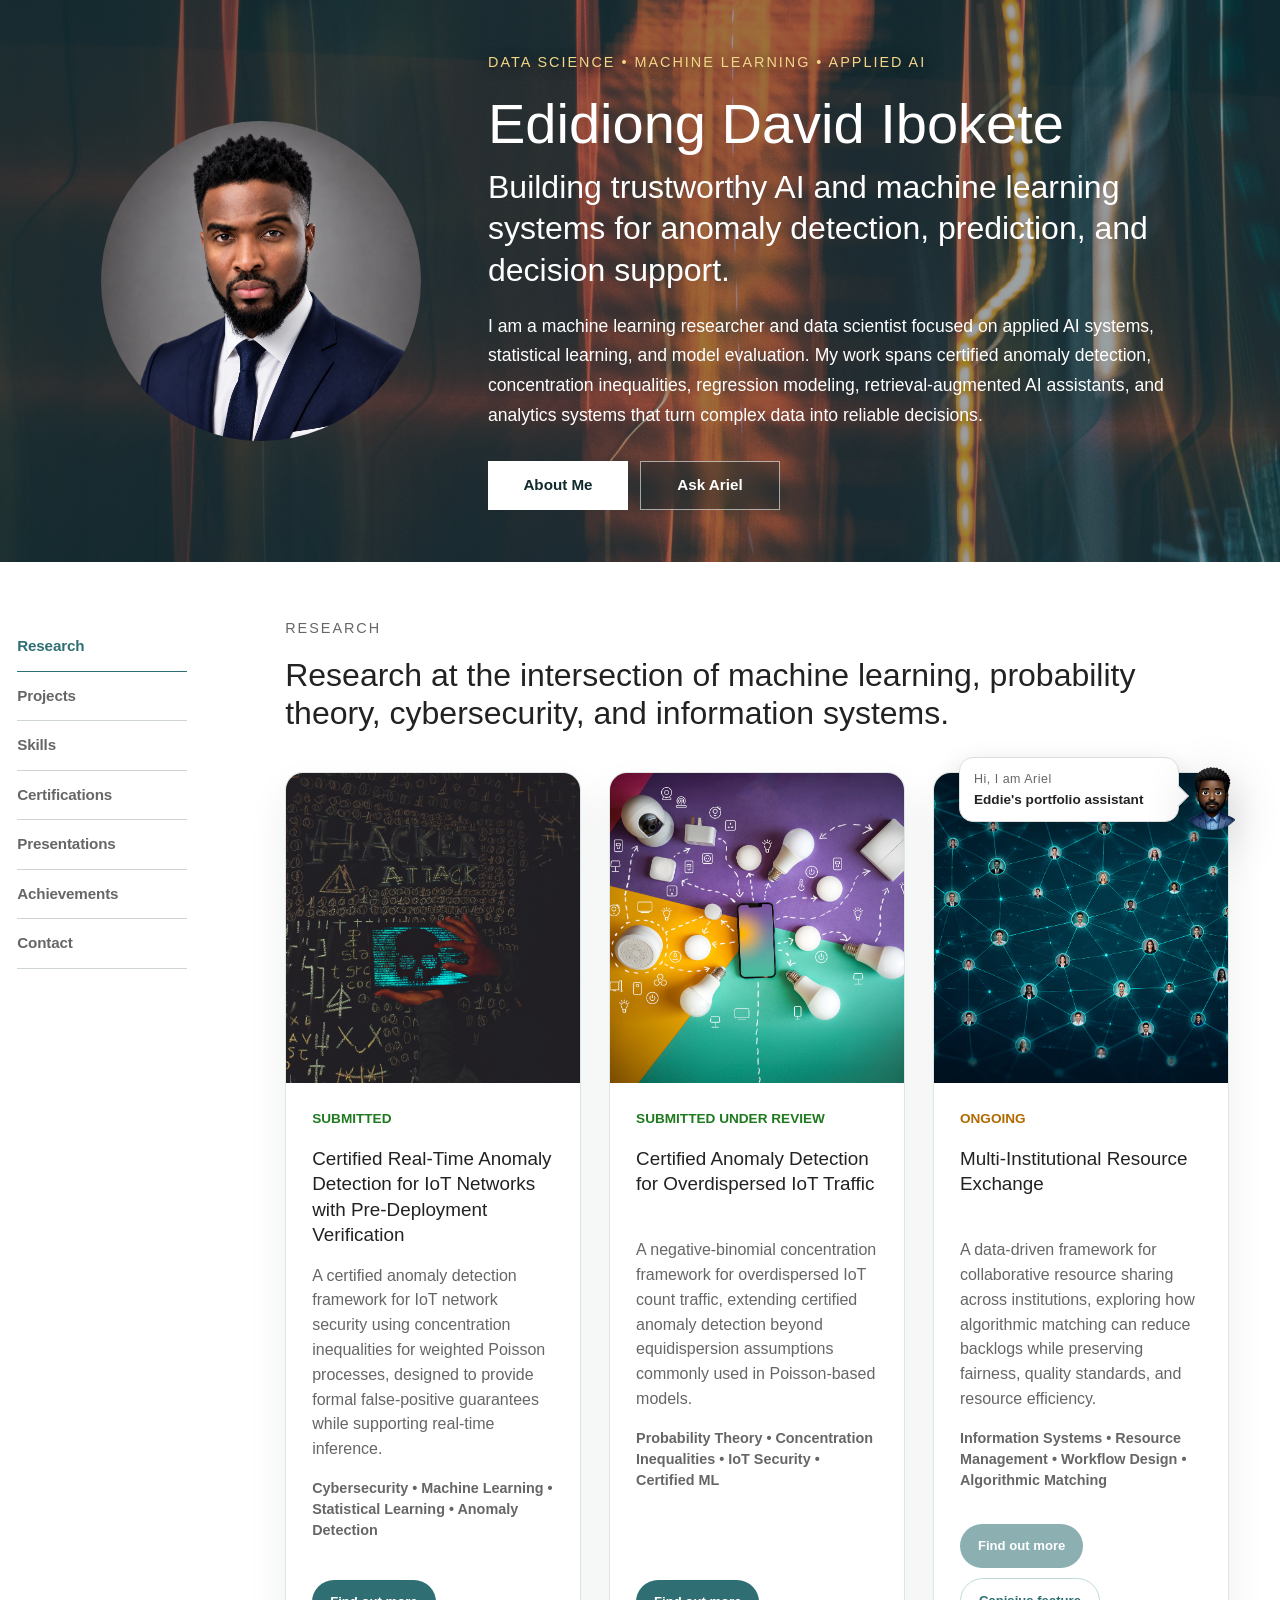
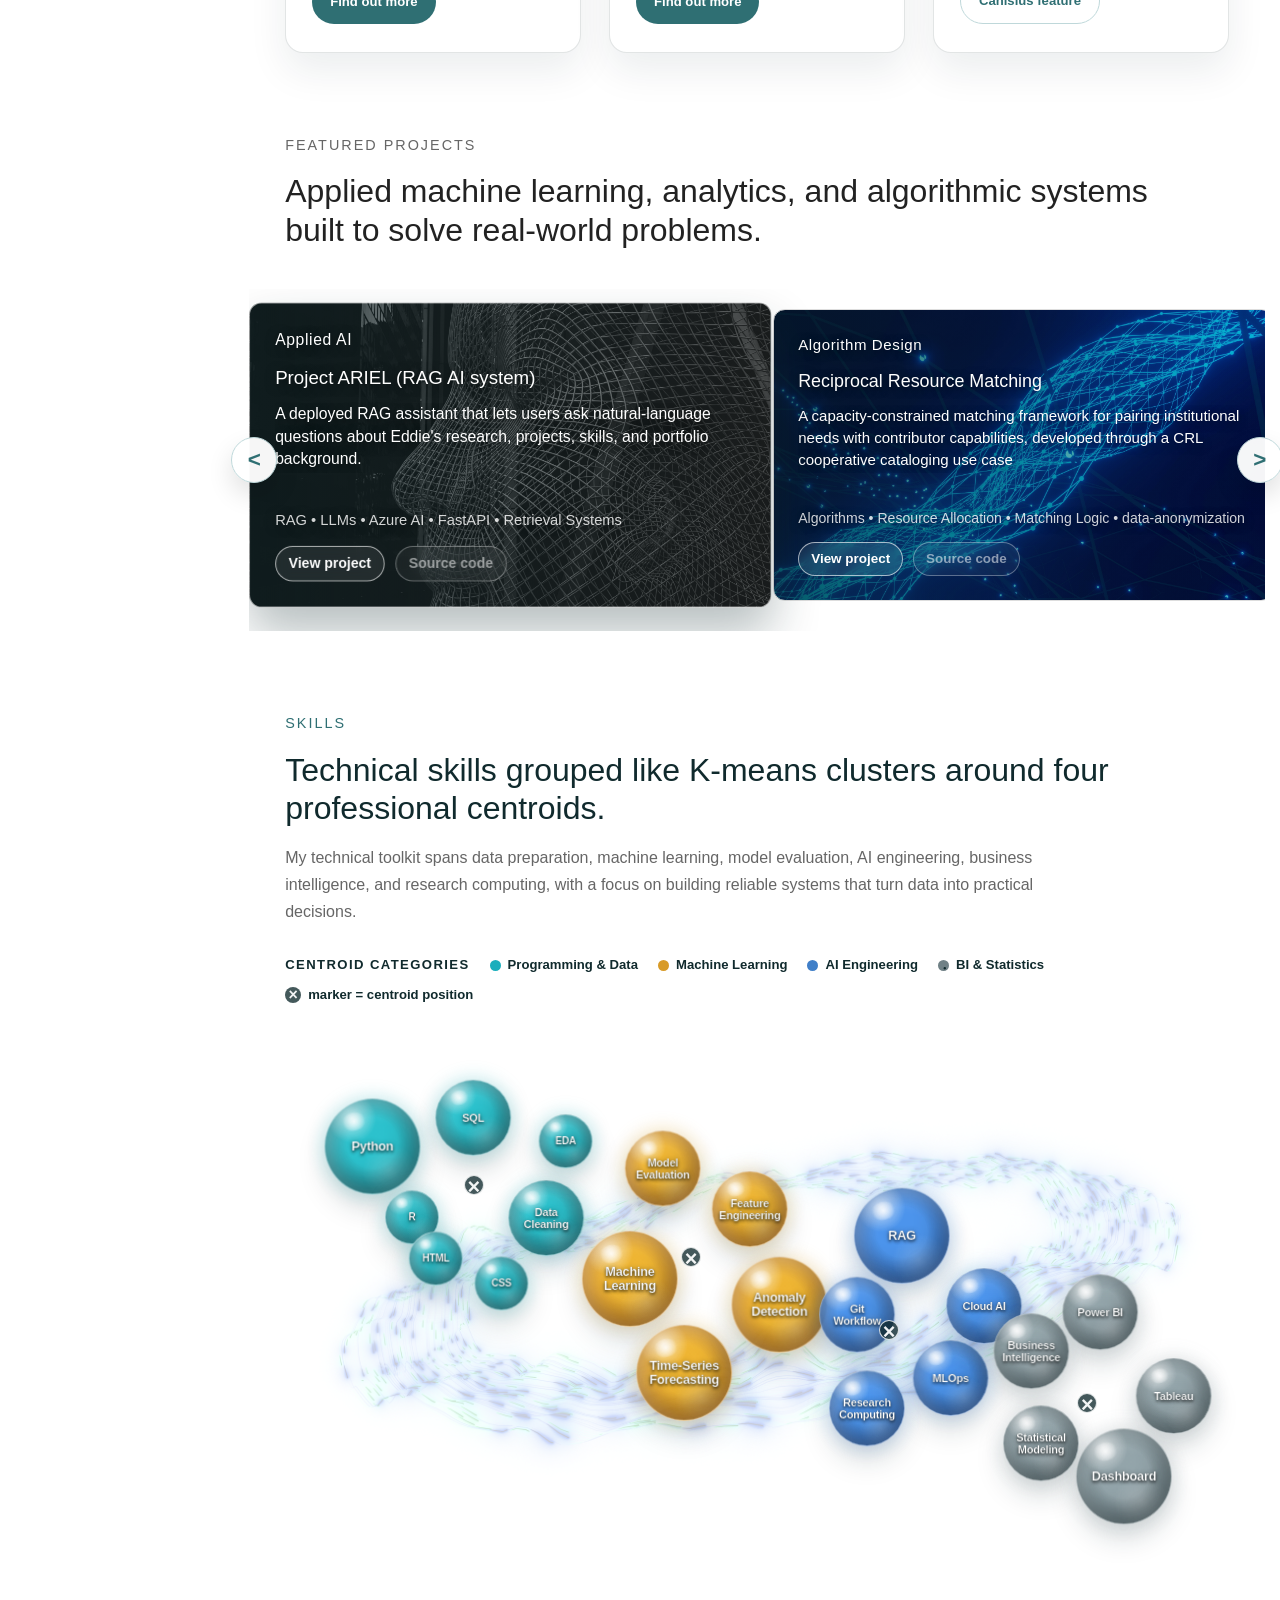
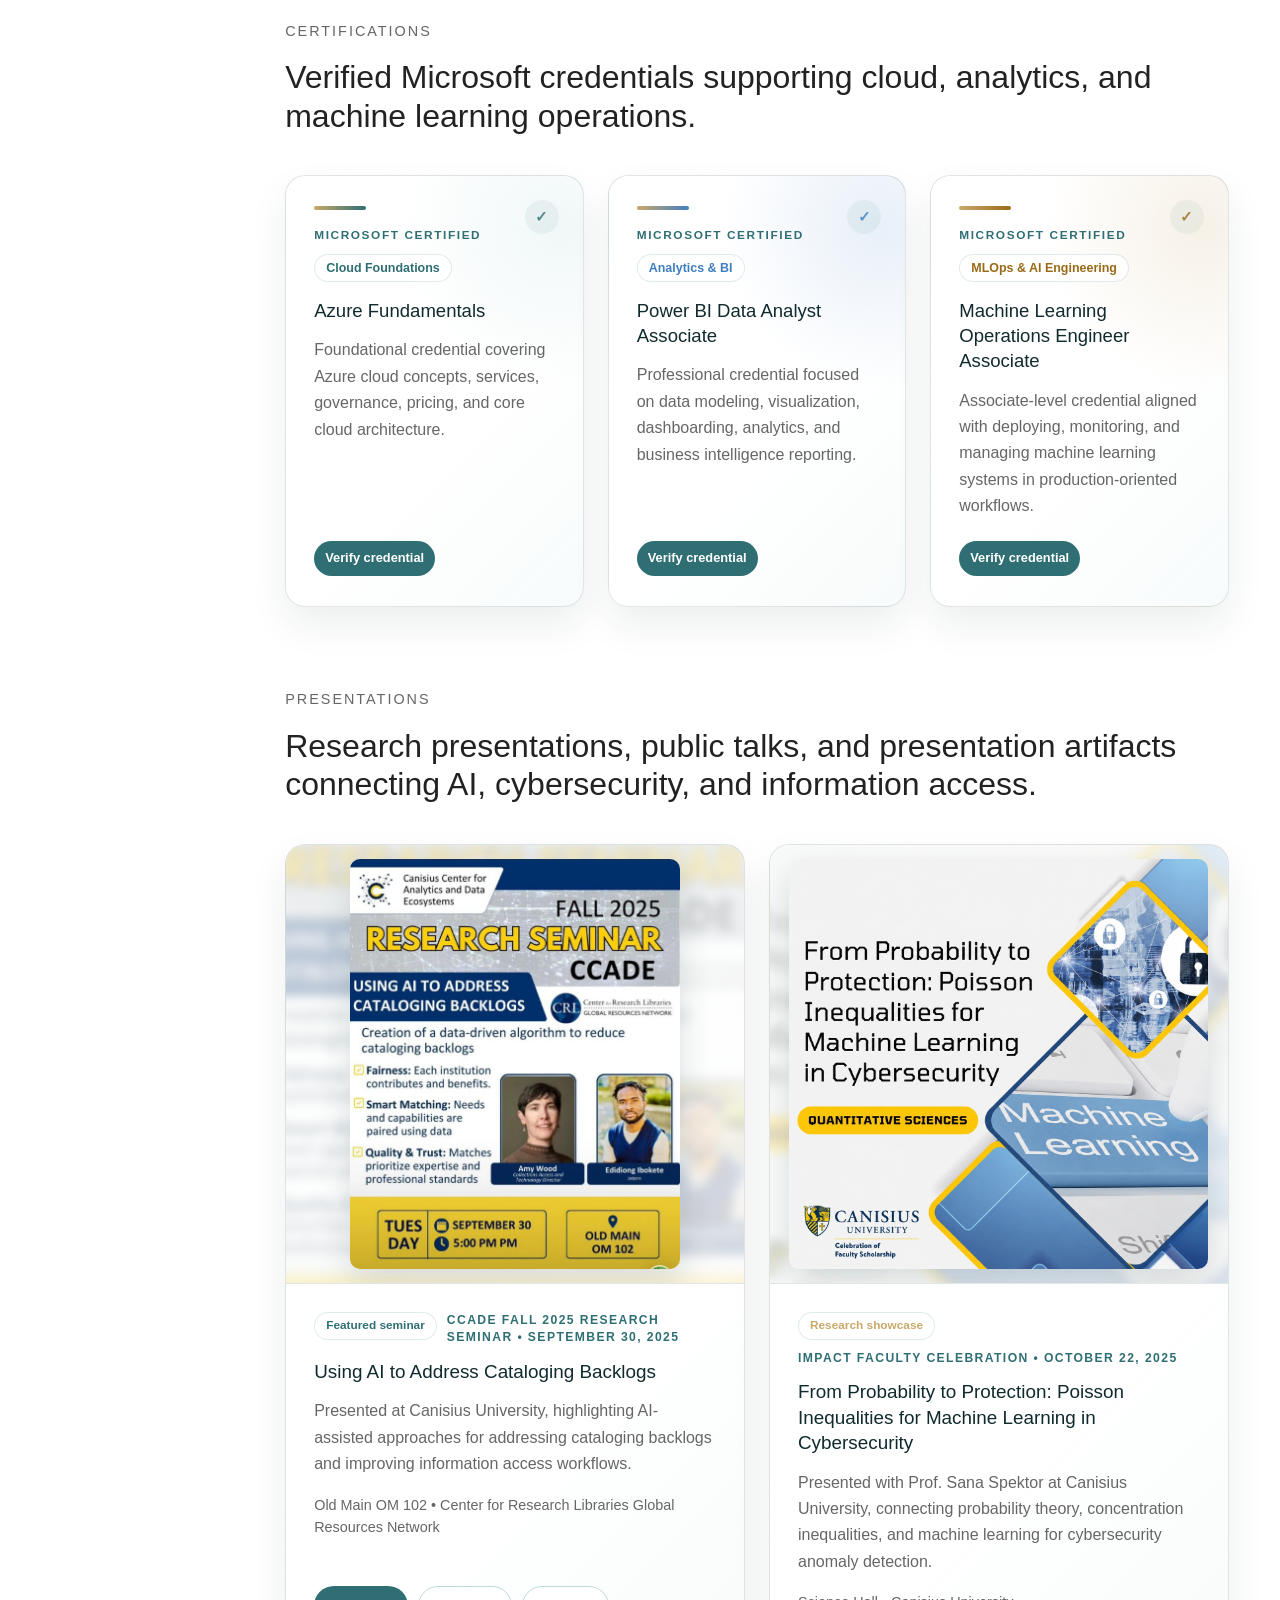
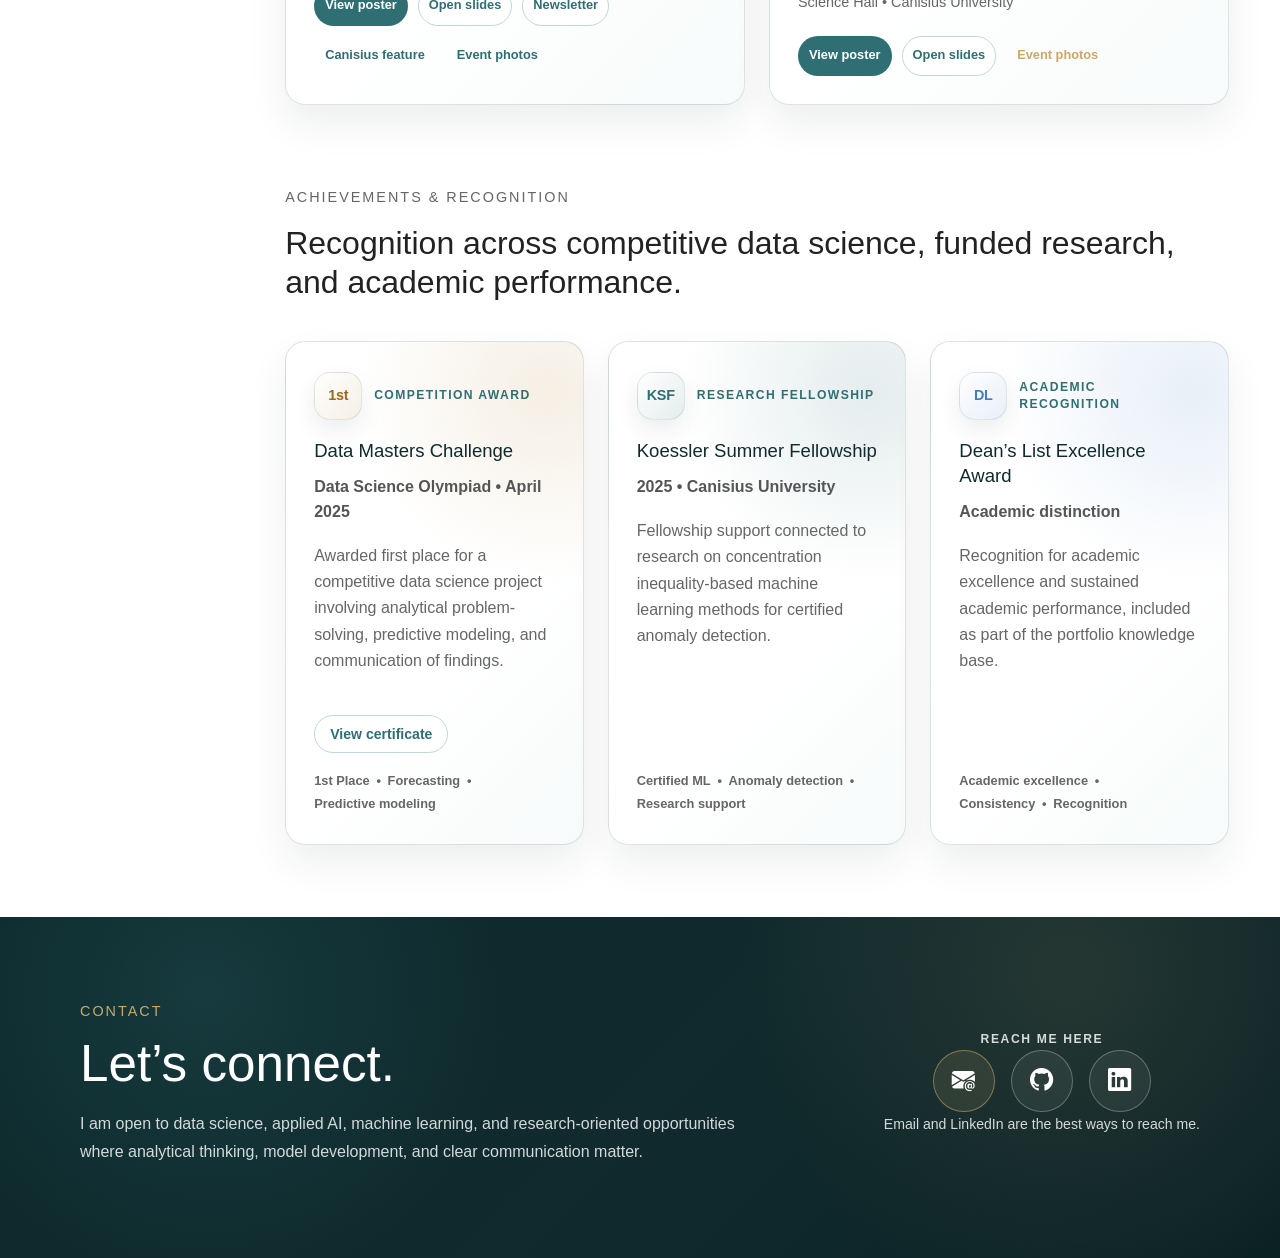
<file: index.html>
<!DOCTYPE html>
<html lang="en">
<head>
  <meta charset="UTF-8" />
  <meta name="viewport" content="width=device-width, initial-scale=1.0" />
  <title>Edidiong David Ibokete | Portfolio</title>
  <link href="https://cdn.jsdelivr.net/npm/bootstrap@5.3.3/dist/css/bootstrap.min.css" rel="stylesheet" />
  <link rel="stylesheet" href="https://cdn.jsdelivr.net/npm/bootstrap-icons@1.11.3/font/bootstrap-icons.min.css" />
  <link rel="stylesheet" href="styles.css" />
</head>
<body>

  <header class="hero">
    <div class="hero-image">
      <img src="images/headshot.png" alt="Edidiong David Ibokete">
    </div>

    <div class="hero-text">
      <p class="eyebrow">Data Science • Machine Learning • Applied AI</p>

      <h1>Edidiong David Ibokete</h1>

      <h2>Building trustworthy AI and machine learning systems for anomaly detection, prediction, and decision support.</h2>

      <p class="intro">
        I am a machine learning researcher and data scientist focused on applied AI systems, statistical learning, and model
         evaluation. My work spans certified anomaly detection, concentration inequalities, regression modeling, 
         retrieval-augmented AI assistants, and analytics systems that turn complex data into reliable decisions.

      </p>

      <div class="hero-links">
        <a href="about.html">About Me</a>

        <a
          href="#assistantPanel"
          id="openAssistantLink"
          class="hero-link-assistant"
          role="button"
          aria-controls="assistantPanel"
          aria-expanded="false"
        >
          Ask Ariel
        </a>
      </div>

    </div>
  </header>

  <main class="homepage-layout">
    <aside class="homepage-sidebar" aria-label="Homepage section navigation">
      <nav class="homepage-side-nav">
        <a href="#research" class="is-current">Research</a>
        <a href="#projects">Projects</a>
        <a href="#skills">Skills</a>
        <a href="#certifications">Certifications</a>
        <a href="#presentations">Presentations</a>
        <a href="#achievements">Achievements</a>
        <a href="#contact">Contact</a>
      </nav>
    </aside>

    <div class="homepage-sections">
      <section id="research" class="section research-section">
        <p class="section-label">Research</p>

        <h2 class="section-title">
          Research at the intersection of machine learning, probability theory,
          cybersecurity, and information systems.
        </h2>

        <div class="research-showcase-grid">
          <article class="research-feature-card">
            <img
              src="images/research/cards/poisson-research-card.jpg"
              alt="Abstract visualization representing Poisson-CI anomaly detection research"
              class="research-card-image"
            />

            <div class="research-card-body">
              <p class="status submitted">Submitted</p>

              <h3>Certified Real-Time Anomaly Detection for IoT Networks with Pre-Deployment Verification</h3>

              <p>
                A certified anomaly detection framework for IoT network security using concentration
                inequalities for weighted Poisson processes, designed to provide formal false-positive
                guarantees while supporting real-time inference.
              </p>

              <p class="research-tags">
                Cybersecurity • Machine Learning • Statistical Learning • Anomaly Detection
              </p>

              <div class="research-card-actions">
                <a href="research/poisson-ci.html" class="research-card-button">Find out more</a>
              </div>
            </div>
          </article>

          <article class="research-feature-card">
            <img
              src="images/research/cards/nb-ci-research-card.jpg"
              alt="Abstract visualization representing negative-binomial concentration research"
              class="research-card-image"
            />

            <div class="research-card-body">
              <p class="status submitted">Submitted under review</p>

              <h3>Certified Anomaly Detection for Overdispersed IoT Traffic</h3>

              <p>
                A negative-binomial concentration framework for overdispersed IoT count traffic,
                extending certified anomaly detection beyond equidispersion assumptions commonly
                used in Poisson-based models.
              </p>

              <p class="research-tags">
                Probability Theory • Concentration Inequalities • IoT Security • Certified ML
              </p>

              <div class="research-card-actions">
                <a href="research/nb-ci.html" class="research-card-button">Find out more</a>
              </div>
            </div>
          </article>

          <article class="research-feature-card">
            <img
              src="images/research/cards/resource-exchange.png"
              alt="Abstract visualization representing multi-institutional resource exchange and information systems research"
              class="research-card-image"
            />

            <div class="research-card-body">
              <p class="status ongoing">Ongoing</p>

              <h3>Multi-Institutional Resource Exchange</h3>

              <p>
                A data-driven framework for collaborative resource sharing across institutions, exploring
                how algorithmic matching can reduce backlogs while preserving fairness, quality
                standards, and resource efficiency.
              </p>

              <p class="research-tags">
                Information Systems • Resource Management • Workflow Design • Algorithmic Matching
              </p>

              <div class="research-card-actions">
                <span class="research-card-button research-card-button-disabled" aria-disabled="true">
                  Find out more
                </span>

                <a
                  href="https://www.canisius.edu/news/ai-solutions-cataloging-challenges"
                  class="research-card-button research-card-button-secondary"
                  target="_blank"
                  rel="noopener noreferrer"
                >
                  Canisius feature
                </a>
              </div>
            </div>
          </article>
        </div>
      </section>

      <section id="projects" class="section section-projects">
        <p class="section-label">Featured Projects</p>

        <h2 class="section-title">
          Applied machine learning, analytics, and algorithmic systems built to solve real-world problems.
        </h2>

        <div class="project-carousel" data-carousel>
          <button class="carousel-button carousel-button-left" type="button" aria-label="Previous projects" data-carousel-prev>
            &lt;
          </button>

          <div class="project-grid" data-carousel-track>

            <article class="project-card project-card-visual" style="--project-card-image: url('images/projects/cards/ariel-card-bg.jpg'); --project-card-position: center;">
              <p class="project-type">Applied AI</p>

              <h3>Project ARIEL (RAG AI system)</h3>

              <p>
                A deployed RAG assistant that lets users ask natural-language questions about Eddie's
                research, projects, skills, and portfolio background.
              </p>

              <p class="domain">RAG • LLMs • Azure AI • FastAPI • Retrieval Systems</p>

              <div class="project-actions">
                <a href="projects/ariel.html" class="project-action">View project</a>
                <span class="project-action project-action-disabled" aria-disabled="true">Source code</span>
              </div>
            </article>

            <article class="project-card project-card-visual" style="--project-card-image: url('images/projects/cards/resource-matching-bg.jpg'); --project-card-position: center;">
              <p class="project-type">Algorithm Design</p>

              <h3>Reciprocal Resource Matching</h3>

              <p>
                A capacity-constrained matching framework for pairing institutional needs with contributor
                capabilities, developed through a CRL cooperative cataloging use case
              </p>

              <p class="domain">Algorithms • Resource Allocation • Matching Logic • data-anonymization</p>

              <div class="project-actions">
                <a href="projects/cataloging.html" class="project-action">View project</a>
                <span
                  class="project-action project-action-disabled"
                  aria-disabled="true"
                >
                  Source code
                </span>
              </div>
            </article>


            <article class="project-card project-card-visual" style="--project-card-image: url('images/projects/cards/data-olympiad-bg.jpg'); --project-card-position: center;">
              <p class="project-type">Data Olympiad</p>

              <h3>Commercial Building Energy Forecasting</h3>

              <p>
                A 1st-place energy forecasting project using XGBoost, SHAP explainability, residual diagnostics, 
                and savings simulations across a large commercial building portfolio.
              </p>

              <p class="domain">Forecasting • Energy Analytics • Machine Learning • Business Impact</p>

              <div class="project-actions">
                <a href="projects/energy-forecasting.html" class="project-action">View project</a>
                <a
                  href="https://github.com/Eddy-bok/Data_Olympiad_2025_Canisius.git"
                  class="project-action"
                  target="_blank"
                  rel="noopener noreferrer"
                >
                  Source code
                </a>
              </div>
            </article>


            <article class="project-card project-card-visual" style="--project-card-image: url('images/projects/cards/breast-cancer-ml-bg.jpg'); --project-card-position: center;">
              <p class="project-type">Healthcare ML</p>

              <h3>Breast Cancer Classification & Model Evaluation</h3>

              <p>
                A healthcare machine learning case study comparing supervised classifiers, neural networks, ensemble models, 
                and exploratory anomaly detection for benign-versus-malignant tumor prediction.
              </p>

              <p class="domain">Classification • Model Evaluation • Healthcare Data • Supervised ML</p>

              <div class="project-actions">
                <a href="projects/breast-cancer.html" class="project-action">View project</a>
                <a
                  href="https://github.com/Eddy-bok/Breast-Cancer-Detection-Machine-Learning-Approach.git"
                  class="project-action"
                  target="_blank"
                  rel="noopener noreferrer"
                >
                  Source code
                </a>
              </div>
            </article>

            <article class="project-card project-card-visual" style="--project-card-image: url('images/projects/cards/smart-city-anomaly-bg1.jpg'); --project-card-position: center;">
              <p class="project-type">Anomaly Detection</p>

              <h3>Smart City Pattern & Anomaly Detection</h3>

              <p>
                An unsupervised learning project that combines traffic-pattern clustering and probabilistic anomaly 
                detection to identify operational patterns and unusual energy-grid behavior in smart city systems.
              </p>

              <p class="domain">Clustering • Anomaly Detection • Smart Cities • Unsupervised ML</p>

              <div class="project-actions">
              <a href="projects/smart-city.html" class="project-action">View project</a>
              <a
                href="https://github.com/Eddy-bok/smart-city-anomaly-detection.git"
                class="project-action"
                target="_blank"
                rel="noopener noreferrer"
              >
                Source code
              </a>
            </div>
            </article>

            <article class="project-card project-card-visual" style="--project-card-image: url('images/projects/cards/customer-purchase-bg.jpg'); --project-card-position: center;">
              <p class="project-type">Business Analytics</p>

              <h3>Customer Purchase Prediction & Conversion Analytics</h3>

              <p>
                A predictive analytics case study for identifying likely purchase sessions using browsing behavior, 
                visitor context, threshold tuning, and model interpretation.
              </p>

              <p class="domain">Gradient Boosting • Conversion Analytics • Threshold Tuning • Feature Importance</p>

              <div class="project-actions">
                <a href="projects/customer-purchase.html" class="project-action">View project</a>
                <a
                  href="https://github.com/Eddy-bok/customer-purchase-prediction-conversion-analytics.git"
                  class="project-action"
                  target="_blank"
                  rel="noopener noreferrer"
                >
                  Source code
                </a>
              </div>
            </article>

            <article class="project-card project-card-visual" style="--project-card-image: url('images/projects/cards/house-price-ml-bg1.jpg'); --project-card-position: center;">
              <p class="project-type">Regression Modeling</p>

              <h3>House Price Prediction</h3>

              <p>
                Built a neural-network regression workflow for house price prediction,
                benchmarked it against traditional models, and analyzed prediction errors
                in real dollar terms.
              </p>

              <p class="domain">Neural Networks • Regression Benchmarking • Error Diagnostics • Feature Importance</p>

              <div class="project-actions">
                <a href="projects/house-price.html" class="project-action">View project</a>
                <a
                  href="https://github.com/Eddy-bok/house-price-prediction.git"
                  class="project-action"
                  target="_blank"
                  rel="noopener noreferrer"
                >
                  Source code
                </a>
              </div>
            </article>

            <article class="project-card project-card-visual" style="--project-card-image: url('images/projects/cards/visualization-bg.png'); --project-card-position: center;">
              <p class="project-type">Visual Analytics</p>

              <h3>Visual Analytics & BI Dashboard Gallery</h3>

              <p>
                Interactive Tableau dashboards and Power BI visual analytics work for airline operations,
                workforce survey analysis, location intelligence, and business reporting.
              </p>

              <p class="domain">Tableau • Power BI • Dashboards • Data Storytelling • Business Intelligence</p>

              <div class="project-actions">
                <a href="projects/visualizations.html" class="project-action">View project</a>

                <a
                  href="https://public.tableau.com/app/profile/edidiong5684"
                  class="project-action"
                  target="_blank"
                  rel="noopener noreferrer"
                >
                  Tableau Public
                </a>

                <span class="project-action project-action-disabled" aria-disabled="true">
                  Power BI
                </span>
              </div>
            </article>

          </div>

          <button class="carousel-button carousel-button-right" type="button" aria-label="Next projects" data-carousel-next>
            &gt;
          </button>
        </div>
      </section>

      <section id="skills" class="section skills-section skills-cluster-section">
        <div class="skills-cluster-header">
          <p class="section-label">Skills</p>

          <h2 class="section-title">
            Technical skills grouped like K-means clusters around four professional centroids.
          </h2>

          <p class="skills-cluster-intro">
            My technical toolkit spans data preparation, machine learning, model evaluation,
            AI engineering, business intelligence, and research computing, with a focus on
            building reliable systems that turn data into practical decisions.
          </p>
        </div>

        <div class="cluster-legend" aria-label="Skills cluster legend">
          <span class="legend-heading">Centroid categories</span>

          <span><i class="legend-dot programming-dot"></i>Programming & Data</span>
          <span><i class="legend-dot ml-dot"></i>Machine Learning</span>
          <span><i class="legend-dot ai-dot"></i>AI Engineering</span>
          <span><i class="legend-dot bi-dot"></i>BI & Statistics</span>

          <span class="legend-centroid-note">
            <i class="legend-dot centroid-dot" aria-hidden="true">×</i>
            marker = centroid position
          </span>
        </div>


        <div class="skills-cluster-map" aria-label="K-means inspired technical skills map" style="--skills-map-image: url('images/skills/skills-cloud-bg.jpg'); --skills-map-image-opacity: 0.22;">
          <div class="cluster-centroid centroid-programming">
            <span class="centroid-marker">×</span>
            <span class="centroid-label">Programming & Data</span>
          </div>

          <div class="cluster-centroid centroid-ml">
            <span class="centroid-marker">×</span>
            <span class="centroid-label">Machine Learning</span>
          </div>

          <div class="cluster-centroid centroid-ai">
            <span class="centroid-marker">×</span>
            <span class="centroid-label">AI Engineering</span>
          </div>

          <div class="cluster-centroid centroid-bi">
            <span class="centroid-marker">×</span>
            <span class="centroid-label">BI & Statistics</span>
          </div>

          <span class="cluster-skill programming-skill skill-lg skill-python" tabindex="0" data-skill-note="Pandas • NumPy • Matplotlib" aria-label="Python, Pandas, NumPy, and Matplotlib">Python</span>
          <span class="cluster-skill programming-skill skill-md skill-sql" tabindex="0" data-skill-note="Joins • CTEs • Window functions" aria-label="SQL, joins, CTEs, and window functions">SQL</span>
          <span class="cluster-skill programming-skill skill-sm skill-r" tabindex="0" data-skill-note="Statistics • Modeling • Visualization" aria-label="R, statistics, modeling, and visualization">R</span>
          <span class="cluster-skill programming-skill skill-sm skill-html" tabindex="0" data-skill-note="Semantic markup • Links • Page structure" aria-label="HTML, semantic markup, links, and page structure">HTML</span>
          <span class="cluster-skill programming-skill skill-sm skill-css" tabindex="0" data-skill-note="Bootstrap • Responsive layout • UI polish" aria-label="CSS, Bootstrap, responsive layout, and UI polish">CSS</span>
          <span class="cluster-skill programming-skill skill-md skill-cleaning" tabindex="0" data-skill-note="ETL • Missing values • Outliers" aria-label="Data Cleaning, ETL, missing values, and outliers">Data Cleaning</span>
          <span class="cluster-skill programming-skill skill-sm skill-eda" tabindex="0" data-skill-note="Profiling • Distributions • Correlations" aria-label="EDA, profiling, distributions, and correlations">EDA</span>

          <span class="cluster-skill ml-skill skill-lg skill-ml" tabindex="0" data-skill-note="scikit-learn • TensorFlow • Model training" aria-label="Machine Learning, scikit-learn, TensorFlow, and model training">Machine Learning</span>
          <span class="cluster-skill ml-skill skill-md skill-feature" tabindex="0" data-skill-note="Encoding • Scaling • Pipelines" aria-label="Feature Engineering, encoding, scaling, and pipelines">Feature Engineering</span>
          <span class="cluster-skill ml-skill skill-lg skill-timeseries" tabindex="0" data-skill-note="Forecasting • Trends • Validation" aria-label="Time-Series Forecasting, forecasting, trends, and validation">Time-Series Forecasting</span>
          <span class="cluster-skill ml-skill skill-lg skill-anomaly" tabindex="0" data-skill-note="Poisson-CI • NB-CI • Thresholding" aria-label="Anomaly Detection, Poisson-CI, NB-CI, and thresholding">Anomaly Detection</span>
          <span class="cluster-skill ml-skill skill-md skill-eval" tabindex="0" data-skill-note="ROC-AUC • F1 • Cross-validation" aria-label="Model Evaluation, ROC-AUC, F1, and cross-validation">Model Evaluation</span>

          <span class="cluster-skill ai-skill skill-lg skill-rag" tabindex="0" data-skill-note="Chunking • Embeddings • Retrieval" aria-label="RAG, chunking, embeddings, and retrieval">RAG</span>
          <span class="cluster-skill ai-skill skill-md skill-mlops" tabindex="0" data-skill-note="Deployment • Monitoring • Versioning" aria-label="MLOps, deployment, monitoring, and versioning">MLOps</span>
          <span class="cluster-skill ai-skill skill-md skill-cloud" tabindex="0" data-skill-note="Azure AI • Foundry • Model endpoints" aria-label="Cloud AI, Azure AI, Foundry, and model endpoints">Cloud AI</span>
          <span class="cluster-skill ai-skill skill-md skill-research" tabindex="0" data-skill-note="Notebooks • Experiments • Reproducibility" aria-label="Research Computing, notebooks, experiments, and reproducibility">Research Computing</span>
          <span class="cluster-skill ai-skill skill-md skill-git" tabindex="0" data-skill-note="Branches • Commits • Pull requests • Git Actions" aria-label="Git Workflow, branches, commits, pull requests and Git Actions">Git Workflow</span>

          <span class="cluster-skill bi-skill skill-md skill-powerbi" tabindex="0" data-skill-note="DAX • Data modeling • Dashboards" aria-label="Power BI, DAX, data modeling, and dashboards">Power BI</span>
          <span class="cluster-skill bi-skill skill-md skill-tableau" tabindex="0" data-skill-note="Filters • Stories • Public dashboards" aria-label="Tableau, filters, stories, and public dashboards">Tableau</span>
          <span class="cluster-skill bi-skill skill-md skill-stats" tabindex="0" data-skill-note="Inference • Regression • Dispersion" aria-label="Statistical Modeling, inference, regression, and dispersion">Statistical Modeling</span>
          <span class="cluster-skill bi-skill skill-lg skill-dashboard" tabindex="0" data-skill-note="KPIs • Layout • Stakeholder reporting" aria-label="Dashboarding, KPIs, layout, and stakeholder reporting">Dashboard</span>
          <span class="cluster-skill bi-skill skill-md skill-business" tabindex="0" data-skill-note="Metrics • Reporting • Decision support" aria-label="Business Intelligence, metrics, reporting, and decision support">Business Intelligence</span>
        </div>


        <figure class="skills-mobile-visual">
          <a
            href="images/skills/skills-mobile.png"
            target="_blank"
            rel="noopener noreferrer"
            aria-label="Open full-size mobile skills visualization in a new tab"
          >
            <img
              src="images/skills/skills-mobile.png"
              alt="Mobile skills visualization showing Programming and Data, Machine Learning, AI Engineering, and BI and Statistics skill clusters"
            />
          </a>
        </figure>
      </section>

      <section id="certifications" class="section certifications-section">
        <p class="section-label">Certifications</p>

        <h2 class="section-title">
          Verified Microsoft credentials supporting cloud, analytics, and machine learning operations.
        </h2>

        <div class="row g-4">
          <div class="col-md-6 col-xl-4">
            <article class="credential-card credential-card-cloud h-100">
              <p class="credential-provider">Microsoft Certified</p>
              <p class="credential-track">Cloud Foundations</p>
              <h3>Azure Fundamentals</h3>
              <p>
                Foundational credential covering Azure cloud concepts, services, governance,
                pricing, and core cloud architecture.
              </p>
              <a
                href="https://learn.microsoft.com/api/credentials/share/en-us/EdidiongIbokete-5057/B158335507A65EC?sharingId=8C564C2C18804A78"
                class="credential-button"
                target="_blank"
                rel="noopener noreferrer"
              >
                Verify credential
              </a>
            </article>
          </div>

          <div class="col-md-6 col-xl-4">
            <article class="credential-card credential-card-analytics h-100">
              <p class="credential-provider">Microsoft Certified</p>
              <p class="credential-track">Analytics & BI</p>
              <h3>Power BI Data Analyst Associate</h3>
              <p>
                Professional credential focused on data modeling, visualization, dashboarding,
                analytics, and business intelligence reporting.
              </p>
              <a
                href="https://learn.microsoft.com/api/credentials/share/en-us/EdidiongIbokete-5057/DA17B6951B0802D3?sharingId=8C564C2C18804A78"
                class="credential-button"
                target="_blank"
                rel="noopener noreferrer"
              >
                Verify credential
              </a>
            </article>
          </div>

          <div class="col-md-6 col-xl-4">
            <article class="credential-card credential-card-mlops h-100">
              <p class="credential-provider">Microsoft Certified</p>
              <p class="credential-track">MLOps & AI Engineering</p>
              <h3>Machine Learning Operations Engineer Associate</h3>
              <p>
                Associate-level credential aligned with deploying, monitoring, and managing
                machine learning systems in production-oriented workflows.
              </p>
              <a
                href="https://learn.microsoft.com/api/credentials/share/en-gb/EdidiongIbokete-5057/FA6274DAB8DF82CD?sharingId=8C564C2C18804A78"
                class="credential-button"
                target="_blank"
                rel="noopener noreferrer"
              >
                Verify credential
              </a>
            </article>
          </div>
        </div>
      </section>

      <section id="presentations" class="section presentations-section">
        <p class="section-label">Presentations</p>

        <h2 class="section-title">
          Research presentations, public talks, and presentation artifacts connecting AI,
          cybersecurity, and information access.
        </h2>

        <div class="row g-4">
          <div class="col-lg-6">
            <article class="presentation-card presentation-card-cataloging h-100">
              <div class="presentation-cover" style="--presentation-cover-bg: url('images/presentations/cataloging-ai-poster.jpg');">
                <img
                  src="images/presentations/cataloging-ai-poster.jpg"
                  alt="Poster for Using AI to Address Cataloging Backlogs"
                  class="presentation-image"
                />
              </div>

              <div class="presentation-card-body">
                <div class="presentation-card-topline">
                  <span class="presentation-pill">Featured seminar</span>
                  <p class="presentation-meta">CCADE Fall 2025 Research Seminar • September 30, 2025</p>
                </div>

                <h3>Using AI to Address Cataloging Backlogs</h3>

                <p>
                  Presented at Canisius University, highlighting AI-assisted approaches for addressing
                  cataloging backlogs and improving information access workflows.
                </p>

                <p class="presentation-detail">
                  Old Main OM 102 • Center for Research Libraries Global Resources Network
                </p>

                <div class="presentation-actions">
                  <a
                    href="images/presentations/cataloging-ai-poster.jpg"
                    class="presentation-button presentation-button-primary"
                    target="_blank"
                    rel="noopener noreferrer"
                  >
                    View poster
                  </a>

                  <a
                    href="files/presentations/Cooperative-Cataloging-Exchange-Algorithm.pdf"
                    class="presentation-button presentation-button-secondary"
                    target="_blank"
                    rel="noopener noreferrer"
                  >
                    Open slides
                  </a>

                  <a
                    href="files/presentations/ccade-newsletter.pdf"
                    class="presentation-button presentation-button-secondary"
                    target="_blank"
                    rel="noopener noreferrer"
                  >
                    Newsletter
                  </a>

                  <a
                    href="https://www.canisius.edu/news/ai-solutions-cataloging-challenges"
                    class="presentation-button presentation-button-link"
                    target="_blank"
                    rel="noopener noreferrer"
                  >
                    Canisius feature
                  </a>

                  <a
                    href="files/presentations/cataloging-event-photos.pdf"
                    class="presentation-button presentation-button-link"
                    target="_blank"
                    rel="noopener noreferrer"
                  >
                    Event photos
                  </a>

                </div>
              </div>
            </article>
          </div>

          <div class="col-lg-6">
            <article class="presentation-card presentation-card-poisson h-100">
              <div class="presentation-cover" style="--presentation-cover-bg: url('images/presentations/poisson-presentation.png');">
                <img
                  src="images/presentations/poisson-presentation.png"
                  alt="Poster for From Probability to Protection presentation"
                  class="presentation-image"
                />
              </div>

              <div class="presentation-card-body">
                <div class="presentation-card-topline">
                  <span class="presentation-pill">Research showcase</span>
                  <p class="presentation-meta">IMPACT Faculty Celebration • October 22, 2025</p>
                </div>

                <h3>From Probability to Protection: Poisson Inequalities for Machine Learning in Cybersecurity</h3>

                <p>
                  Presented with Prof. Sana Spektor at Canisius University, connecting probability
                  theory, concentration inequalities, and machine learning for cybersecurity anomaly detection.
                </p>

                <p class="presentation-detail">
                  Science Hall • Canisius University
                </p>

                <div class="presentation-actions">
                  <a
                    href="images/presentations/poisson-presentation.png"
                    class="presentation-button presentation-button-primary"
                    target="_blank"
                    rel="noopener noreferrer"
                  >
                    View poster
                  </a>

                  <a
                    href="files/presentations/From_Probability_to_Protection.pdf"
                    class="presentation-button presentation-button-secondary"
                    target="_blank"
                    rel="noopener noreferrer"
                  >
                    Open slides
                  </a>

                  <a
                    href="files/presentations/poisson-event-photos.pdf"
                    class="presentation-button presentation-button-link"
                    target="_blank"
                    rel="noopener noreferrer"
                  >
                    Event photos
                  </a>
                </div>
              </div>
            </article>
          </div>
        </div>
      </section>

      <section id="achievements" class="section achievements-section">
        <p class="section-label">Achievements & Recognition</p>

        <h2 class="section-title">
          Recognition across competitive data science, funded research, and academic performance.
        </h2>

        <div class="row g-4">
          <div class="col-md-6 col-xl-4">
            <article class="recognition-card recognition-card-award h-100">
              <div class="recognition-card-top">
                <span class="recognition-marker">1st</span>
                <p class="recognition-kicker">Competition Award</p>
              </div>

              <h3>Data Masters Challenge</h3>

              <p class="achievement-subtitle">
                Data Science Olympiad • April 2025
              </p>

              <p>
                Awarded first place for a competitive data science project involving analytical
                problem-solving, predictive modeling, and communication of findings.
              </p>

              <div class="recognition-actions">
                <a
                  href="files/achievements/data-masters-challenge-certificate.pdf"
                  class="recognition-button"
                  target="_blank"
                  rel="noopener noreferrer"
                >
                  View certificate
                </a>
              </div>

              <div class="recognition-proof-points" aria-label="Recognition focus areas">
                <span>1st Place</span>
                <span>Forecasting</span>
                <span>Predictive modeling</span>
              </div>
            </article>
          </div>

          <div class="col-md-6 col-xl-4">
            <article class="recognition-card recognition-card-fellowship h-100">
              <div class="recognition-card-top">
                <span class="recognition-marker">KSF</span>
                <p class="recognition-kicker">Research Fellowship</p>
              </div>

              <h3>Koessler Summer Fellowship</h3>

              <p class="achievement-subtitle">
                2025 • Canisius University
              </p>

              <p>
                Fellowship support connected to research on concentration inequality-based
                machine learning methods for certified anomaly detection.
              </p>

              <div class="recognition-proof-points" aria-label="Recognition focus areas">
                <span>Certified ML</span>
                <span>Anomaly detection</span>
                <span>Research support</span>
              </div>
            </article>
          </div>

          <div class="col-md-6 col-xl-4">
            <article class="recognition-card recognition-card-academic h-100">
              <div class="recognition-card-top">
                <span class="recognition-marker">DL</span>
                <p class="recognition-kicker">Academic Recognition</p>
              </div>

              <h3>Dean’s List Excellence Award</h3>

              <p class="achievement-subtitle">
                Academic distinction
              </p>

              <p>
                Recognition for academic excellence and sustained academic performance,
                included as part of the portfolio knowledge base.
              </p>

              <div class="recognition-proof-points" aria-label="Recognition focus areas">
                <span>Academic excellence</span>
                <span>Consistency</span>
                <span>Recognition</span>
              </div>
            </article>
          </div>
        </div>
      </section>
      
    </div>
  </main>

  <section id="contact" class="section contact-section">
    <div class="contact-inner">
      <div class="contact-copy">
        <p class="section-label">Contact</p>

        <h2 class="section-title">
          Let’s connect.
        </h2>

        <p>
          I am open to data science, applied AI, machine learning, and research-oriented
          opportunities where analytical thinking, model development, and clear communication matter.
        </p>
      </div>

      <div class="contact-social-area" aria-label="Contact and social links">
        <p class="contact-social-kicker">Reach me here</p>

        <div class="contact-social-links">
          <a
            href="mailto:iboketee@icloud.com?subject=Portfolio%20Inquiry%20-%20Edidiong%20Ibokete"
            class="contact-social-link contact-social-email"
            aria-label="Email Eddie"
            title="Email Eddie"
          >
            <i class="bi bi-envelope-at-fill" aria-hidden="true"></i>
            <span class="visually-hidden">Email</span>
          </a>

          <a
            href="https://github.com/Eddy-bok"
            class="contact-social-link"
            target="_blank"
            rel="noopener noreferrer"
            aria-label="Eddie's GitHub"
          >
            <i class="bi bi-github" aria-hidden="true"></i>
            <span class="visually-hidden">GitHub</span>
          </a>

          <a
            href="https://www.linkedin.com/in/edidiong-ibokete/"
            class="contact-social-link"
            target="_blank"
            rel="noopener noreferrer"
            aria-label="Eddie's LinkedIn"
          >
            <i class="bi bi-linkedin" aria-hidden="true"></i>
            <span class="visually-hidden">LinkedIn</span>
          </a>
        </div>

        <p class="contact-social-note">
          Email and LinkedIn are the best ways to reach me.
        </p>
      </div>
    </div>
  </section>

  <script src="scripts/carousel.js"></script>
  <script src="scripts/skills-cluster.js"></script>
  <script src="scripts/assistant.js"></script>
</body>
</html>
</file>
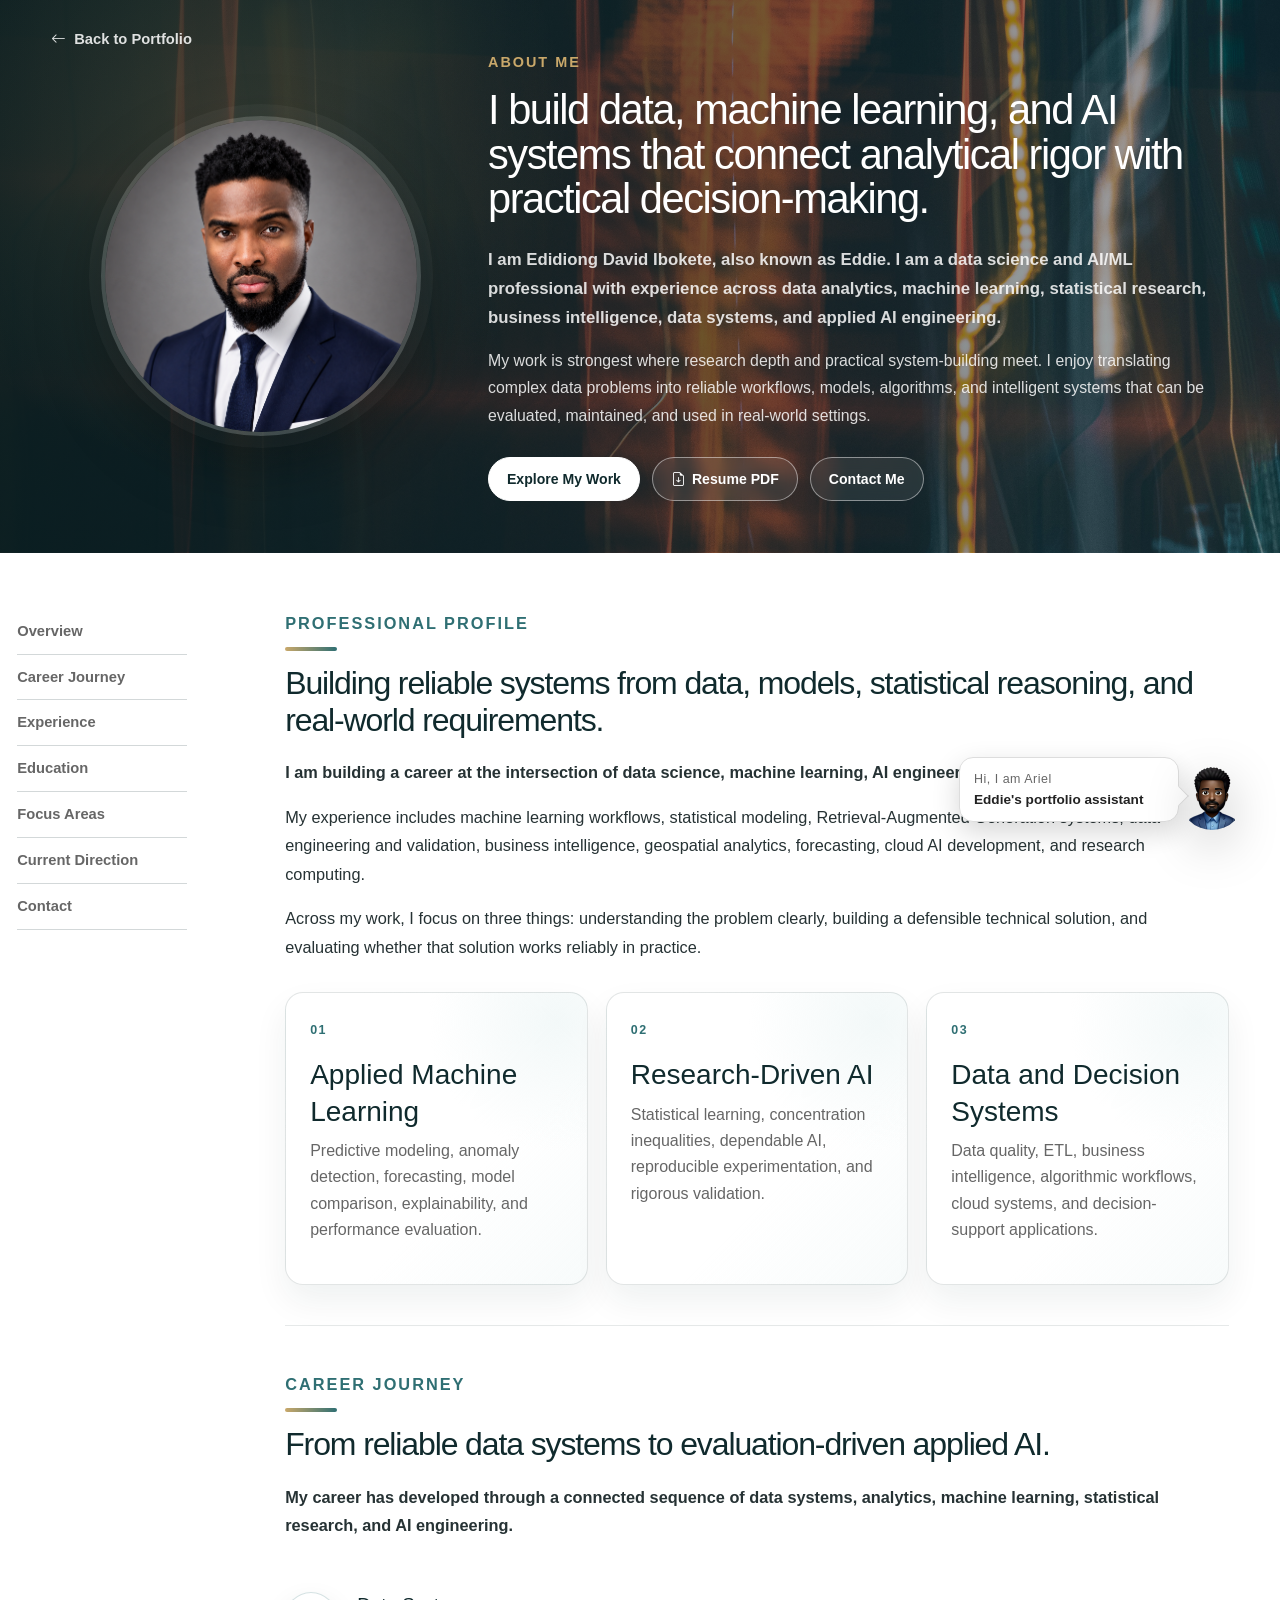
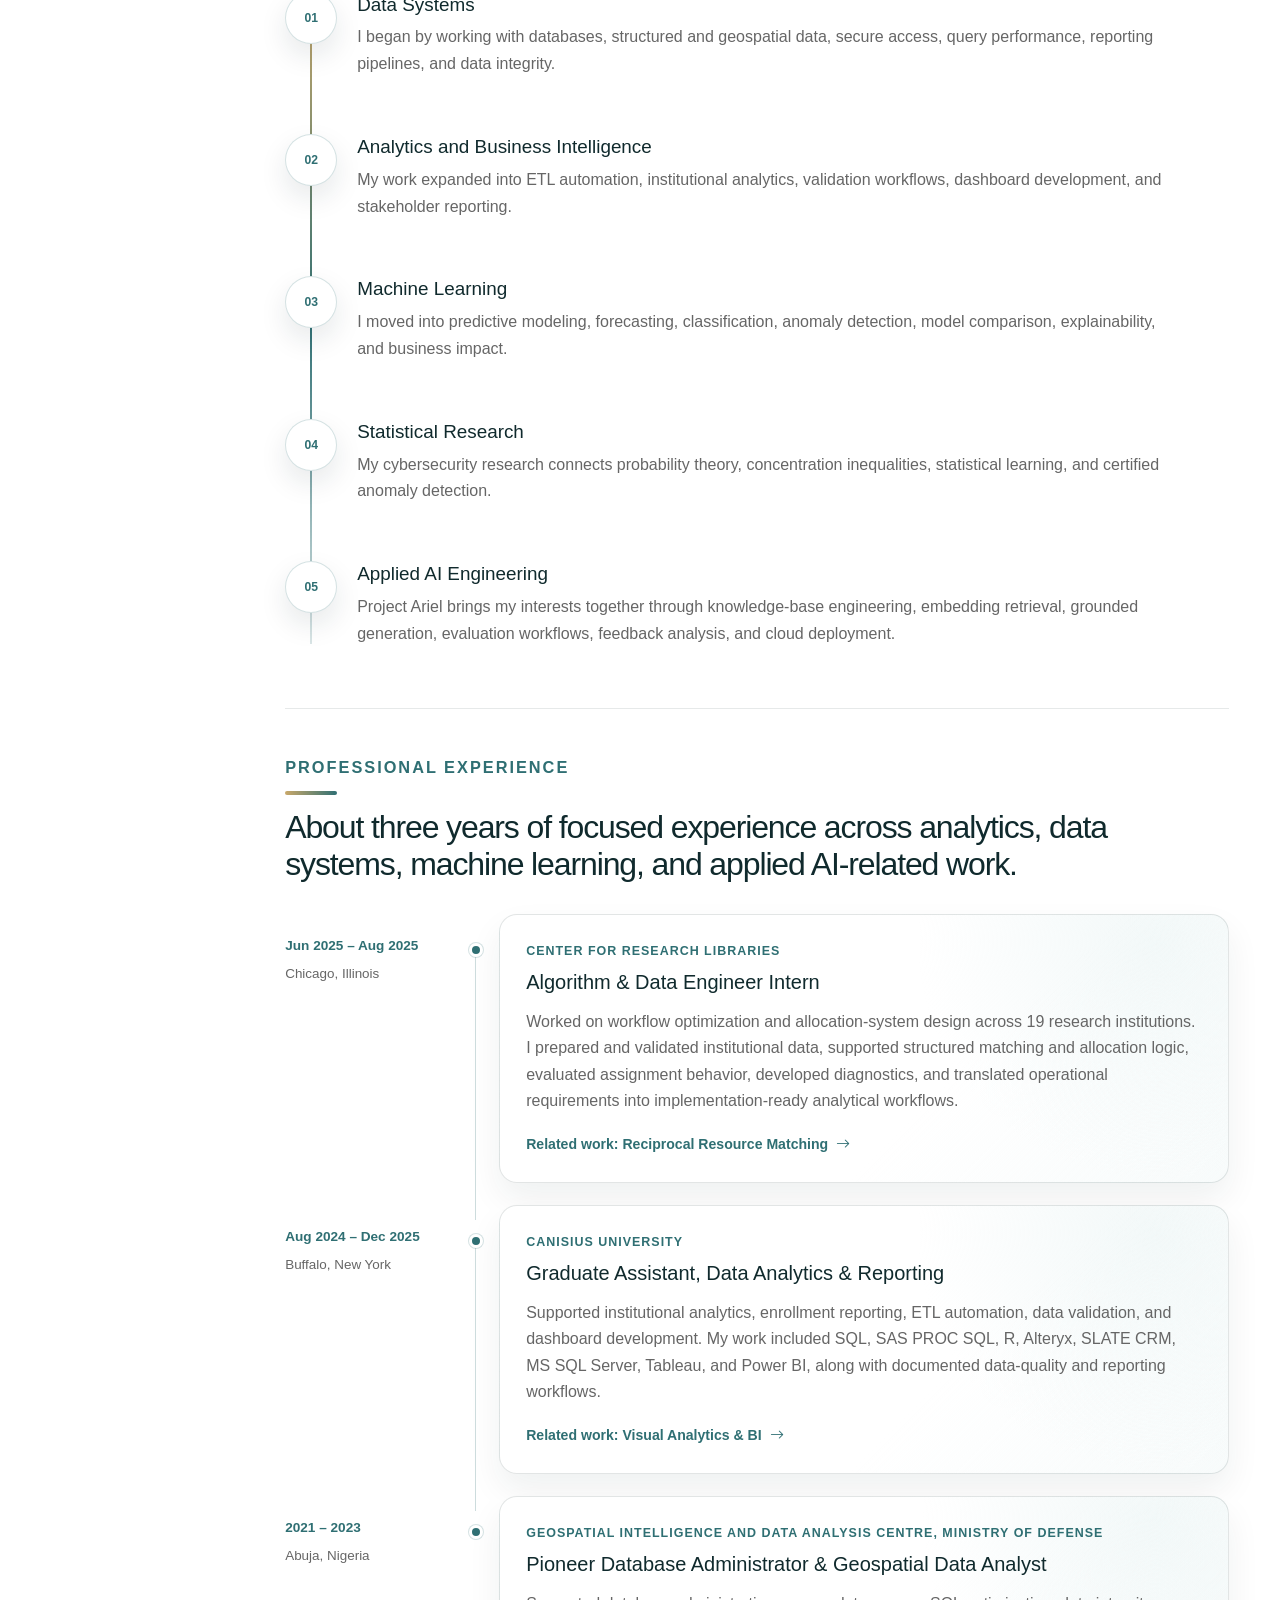
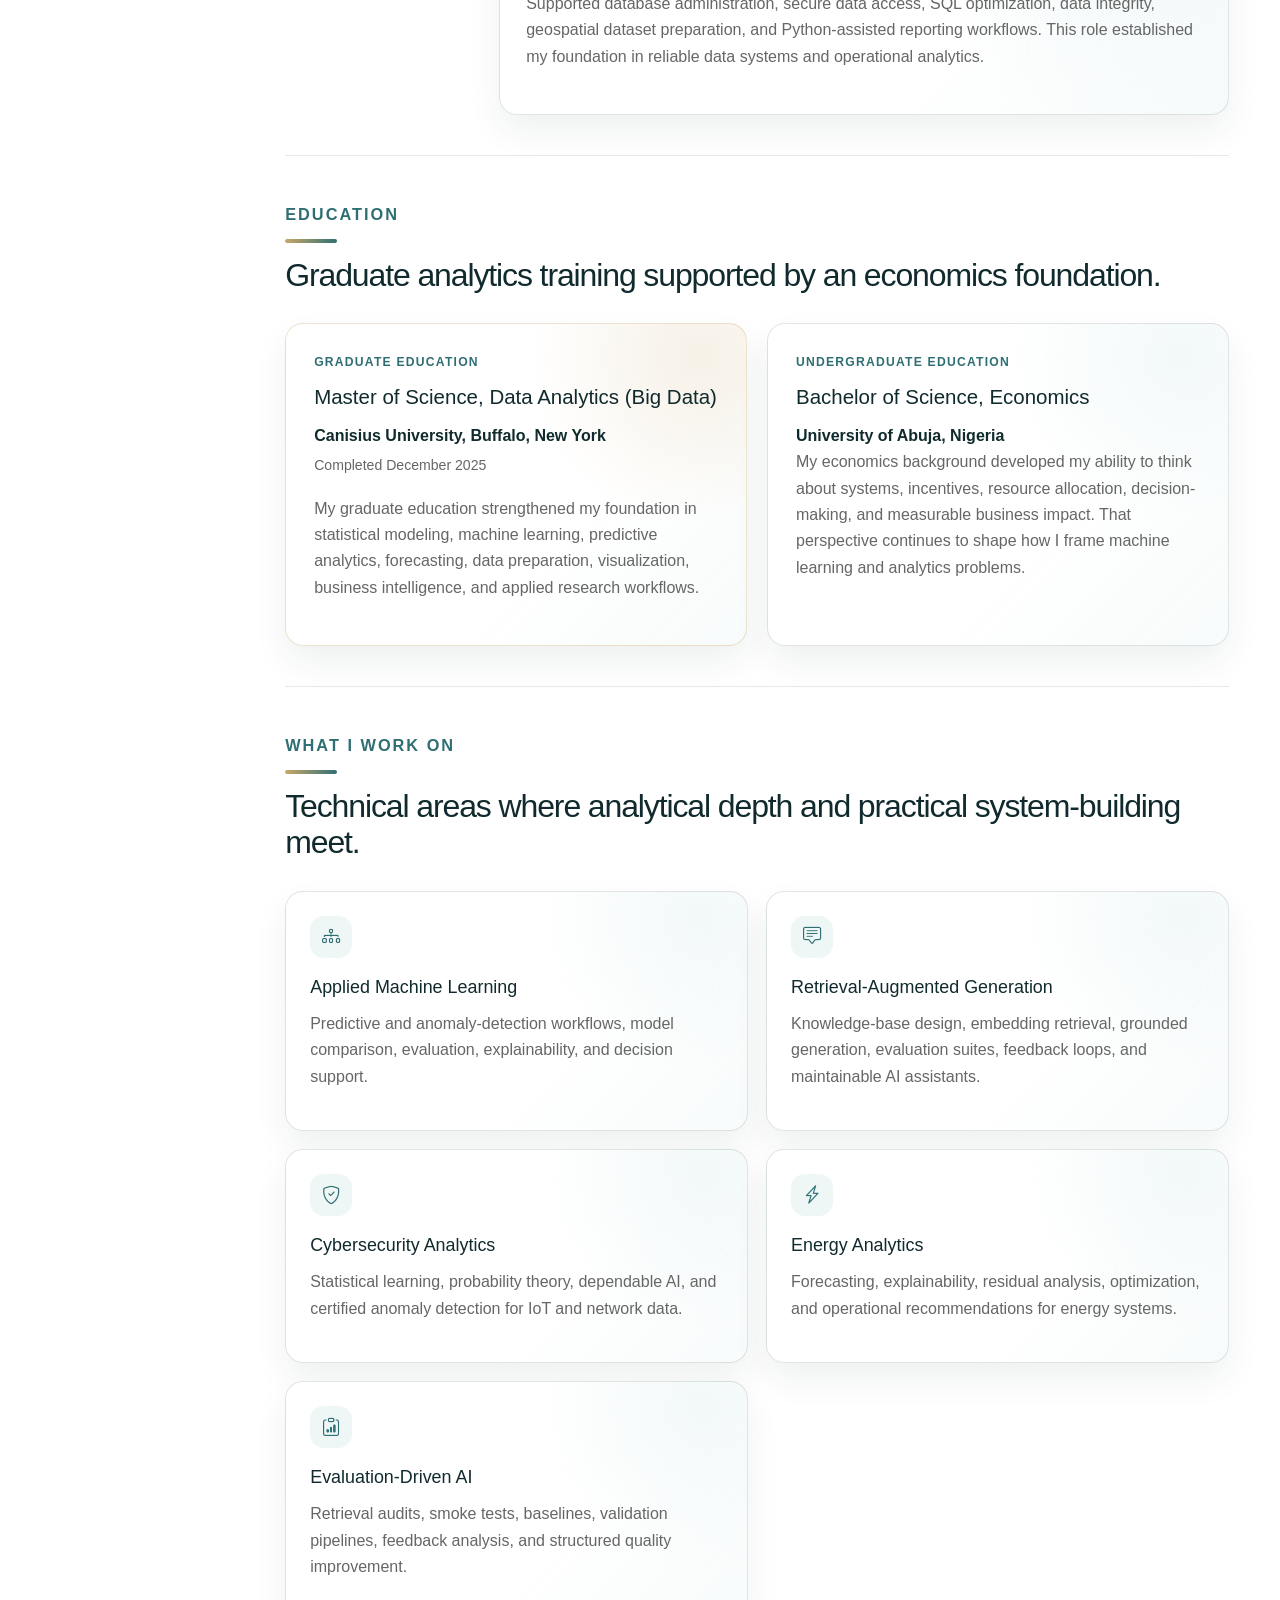
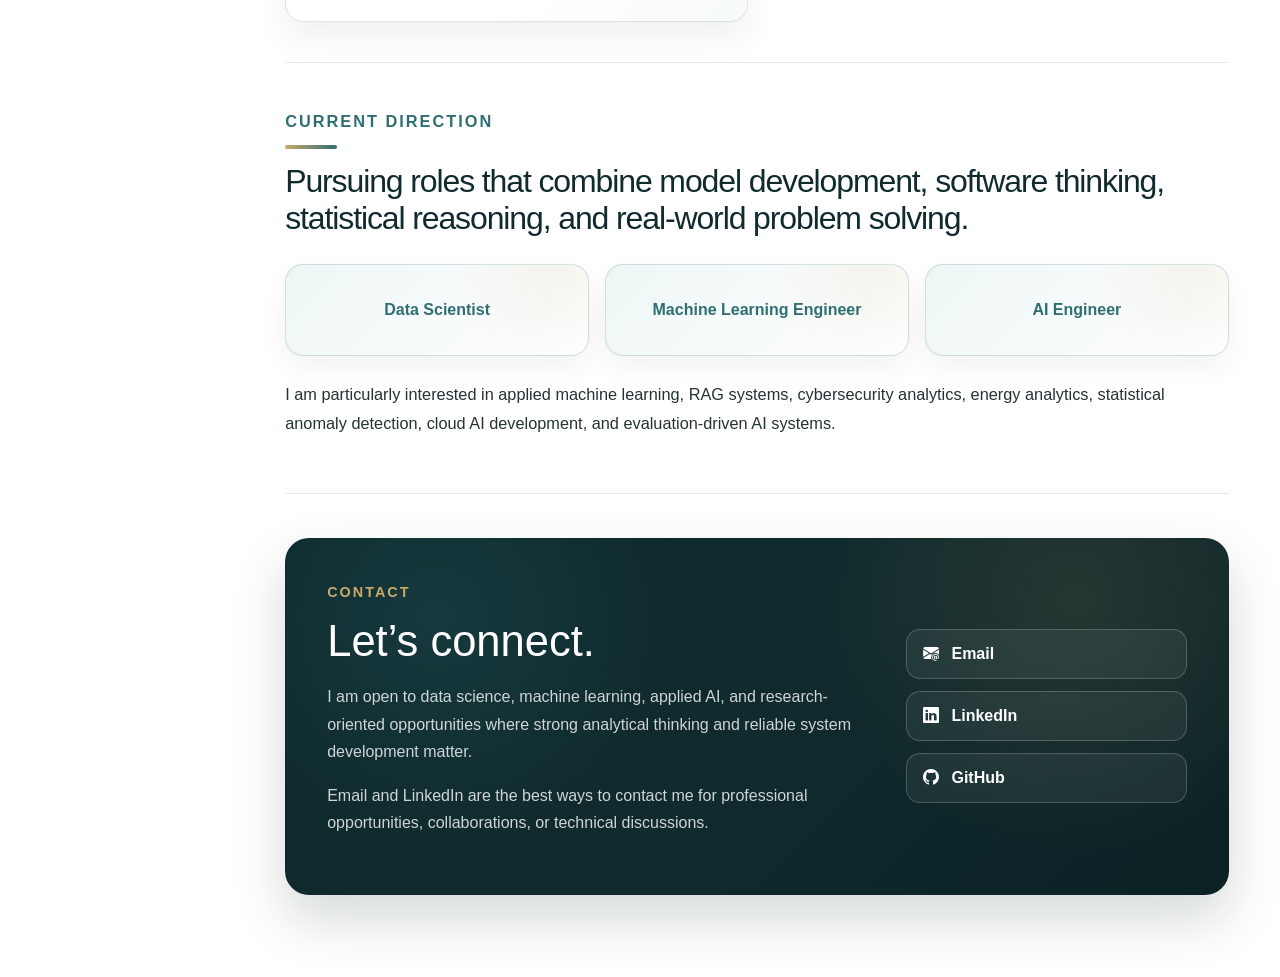
<file: about.html>
<!DOCTYPE html>
<html lang="en">
<head>
  <meta charset="UTF-8" />
  <meta name="viewport" content="width=device-width, initial-scale=1.0" />

  <title>About Eddie | Edidiong David Ibokete</title>
  <meta
    name="description"
    content="Learn about Eddie Ibokete's professional journey across data systems, analytics, machine learning, statistical research, and applied AI engineering."
  />

  <link
    href="https://cdn.jsdelivr.net/npm/bootstrap@5.3.3/dist/css/bootstrap.min.css"
    rel="stylesheet"
  />
  <link
    rel="stylesheet"
    href="https://cdn.jsdelivr.net/npm/bootstrap-icons@1.11.3/font/bootstrap-icons.min.css"
  />
  <link rel="stylesheet" href="styles.css" />
</head>

<body class="about-page-body">

  <header class="about-hero">
    <a class="about-hero-back" href="index.html">
      <i class="bi bi-arrow-left" aria-hidden="true"></i>
      Back to Portfolio
    </a>

    <div class="about-hero-inner">
      <figure class="about-hero-image">
        <img
          src="images/headshot.png"
          alt="Edidiong David Ibokete"
        />
      </figure>

      <div class="about-hero-copy">
        <p class="section-label">About Me</p>

        <h1>
          I build data, machine learning, and AI systems that connect
          analytical rigor with practical decision-making.
        </h1>

        <p class="about-hero-lead">
          I am Edidiong David Ibokete, also known as Eddie. I am a data science
          and AI/ML professional with experience across data analytics, machine
          learning, statistical research, business intelligence, data systems,
          and applied AI engineering.
        </p>

        <p class="about-hero-summary">
          My work is strongest where research depth and practical system-building
          meet. I enjoy translating complex data problems into reliable workflows,
          models, algorithms, and intelligent systems that can be evaluated,
          maintained, and used in real-world settings.
        </p>

        <div class="about-hero-actions">
          <a
            href="index.html#projects"
            class="about-hero-button about-hero-button-primary"
          >
            Explore My Work
          </a>

          <a
            href="files/resume/Edidiong_Ibokete_Public_Resume.pdf"
            class="about-hero-button about-hero-button-secondary"
            target="_blank"
            rel="noopener noreferrer"
            aria-label="View or download Eddie Ibokete's resume PDF"
          >
            <i class="bi bi-file-earmark-arrow-down" aria-hidden="true"></i>
            Resume PDF
          </a>

          <a
            href="#about-contact"
            class="about-hero-button about-hero-button-secondary"
          >
            Contact Me
          </a>
        </div>
      </div>
    </div>
  </header>

  <main class="about-page-shell">
    <aside class="about-page-sidebar" aria-label="About page navigation">
      <nav class="about-section-nav">
        <a href="#overview">Overview</a>
        <a href="#career-journey">Career Journey</a>
        <a href="#experience">Experience</a>
        <a href="#education">Education</a>
        <a href="#focus-areas">Focus Areas</a>
        <a href="#current-direction">Current Direction</a>
        <a href="#about-contact">Contact</a>
      </nav>
    </aside>

    <div class="about-page-content">

      <section id="overview" class="about-section">
        <p class="section-label">Professional Profile</p>

        <h2>
          Building reliable systems from data, models, statistical reasoning,
          and real-world requirements.
        </h2>

        <p class="about-section-intro">
          I am building a career at the intersection of data science, machine
          learning, AI engineering, and applied research.
        </p>

        <p>
          My experience includes machine learning workflows, statistical modeling,
          Retrieval-Augmented Generation systems, data engineering and validation,
          business intelligence, geospatial analytics, forecasting, cloud AI
          development, and research computing.
        </p>

        <p>
          Across my work, I focus on three things: understanding the problem
          clearly, building a defensible technical solution, and evaluating
          whether that solution works reliably in practice.
        </p>

        <div class="about-profile-grid">
          <article class="about-profile-card">
            <span class="about-card-number">01</span>
            <h3>Applied Machine Learning</h3>
            <p>
              Predictive modeling, anomaly detection, forecasting, model
              comparison, explainability, and performance evaluation.
            </p>
          </article>

          <article class="about-profile-card">
            <span class="about-card-number">02</span>
            <h3>Research-Driven AI</h3>
            <p>
              Statistical learning, concentration inequalities, dependable AI,
              reproducible experimentation, and rigorous validation.
            </p>
          </article>

          <article class="about-profile-card">
            <span class="about-card-number">03</span>
            <h3>Data and Decision Systems</h3>
            <p>
              Data quality, ETL, business intelligence, algorithmic workflows,
              cloud systems, and decision-support applications.
            </p>
          </article>
        </div>
      </section>

      <section id="career-journey" class="about-section">
        <p class="section-label">Career Journey</p>

        <h2>From reliable data systems to evaluation-driven applied AI.</h2>

        <p class="about-section-intro">
          My career has developed through a connected sequence of data systems,
          analytics, machine learning, statistical research, and AI engineering.
        </p>

        <div class="about-journey" aria-label="Eddie's professional journey">
          <article class="about-journey-step">
            <span class="about-journey-marker">01</span>
            <div>
              <h3>Data Systems</h3>
              <p>
                I began by working with databases, structured and geospatial data,
                secure access, query performance, reporting pipelines, and data integrity.
              </p>
            </div>
          </article>

          <article class="about-journey-step">
            <span class="about-journey-marker">02</span>
            <div>
              <h3>Analytics and Business Intelligence</h3>
              <p>
                My work expanded into ETL automation, institutional analytics,
                validation workflows, dashboard development, and stakeholder reporting.
              </p>
            </div>
          </article>

          <article class="about-journey-step">
            <span class="about-journey-marker">03</span>
            <div>
              <h3>Machine Learning</h3>
              <p>
                I moved into predictive modeling, forecasting, classification,
                anomaly detection, model comparison, explainability, and business impact.
              </p>
            </div>
          </article>

          <article class="about-journey-step">
            <span class="about-journey-marker">04</span>
            <div>
              <h3>Statistical Research</h3>
              <p>
                My cybersecurity research connects probability theory,
                concentration inequalities, statistical learning, and certified
                anomaly detection.
              </p>
            </div>
          </article>

          <article class="about-journey-step">
            <span class="about-journey-marker">05</span>
            <div>
              <h3>Applied AI Engineering</h3>
              <p>
                Project Ariel brings my interests together through knowledge-base
                engineering, embedding retrieval, grounded generation, evaluation
                workflows, feedback analysis, and cloud deployment.
              </p>
            </div>
          </article>
        </div>
      </section>

      <section id="experience" class="about-section">
        <p class="section-label">Professional Experience</p>

        <h2>
          About three years of focused experience across analytics, data systems,
          machine learning, and applied AI-related work.
        </h2>

        <div class="about-experience-timeline">

          <article class="about-experience-item">
            <div class="about-experience-meta">
              <span class="about-experience-date">Jun 2025 – Aug 2025</span>
              <span class="about-experience-location">Chicago, Illinois</span>
            </div>

            <div class="about-experience-card">
              <p class="about-experience-organization">Center for Research Libraries</p>
              <h3>Algorithm &amp; Data Engineer Intern</h3>

              <p>
                Worked on workflow optimization and allocation-system design across
                19 research institutions. I prepared and validated institutional data,
                supported structured matching and allocation logic, evaluated assignment
                behavior, developed diagnostics, and translated operational requirements
                into implementation-ready analytical workflows.
              </p>

              <a href="projects/cataloging.html" class="about-inline-link">
                Related work: Reciprocal Resource Matching
                <i class="bi bi-arrow-right" aria-hidden="true"></i>
              </a>
            </div>
          </article>

          <article class="about-experience-item">
            <div class="about-experience-meta">
              <span class="about-experience-date">Aug 2024 – Dec 2025</span>
              <span class="about-experience-location">Buffalo, New York</span>
            </div>

            <div class="about-experience-card">
              <p class="about-experience-organization">Canisius University</p>
              <h3>Graduate Assistant, Data Analytics &amp; Reporting</h3>

              <p>
                Supported institutional analytics, enrollment reporting, ETL automation,
                data validation, and dashboard development. My work included SQL,
                SAS PROC SQL, R, Alteryx, SLATE CRM, MS SQL Server, Tableau, and
                Power BI, along with documented data-quality and reporting workflows.
              </p>

              <a href="projects/visualizations.html" class="about-inline-link">
                Related work: Visual Analytics &amp; BI
                <i class="bi bi-arrow-right" aria-hidden="true"></i>
              </a>
            </div>
          </article>

          <article class="about-experience-item">
            <div class="about-experience-meta">
              <span class="about-experience-date">2021 – 2023</span>
              <span class="about-experience-location">Abuja, Nigeria</span>
            </div>

            <div class="about-experience-card">
              <p class="about-experience-organization">
                Geospatial Intelligence and Data Analysis Centre, Ministry of Defense
              </p>
              <h3>Pioneer Database Administrator &amp; Geospatial Data Analyst</h3>

              <p>
                Supported database administration, secure data access, SQL optimization,
                data integrity, geospatial dataset preparation, and Python-assisted
                reporting workflows. This role established my foundation in reliable
                data systems and operational analytics.
              </p>
            </div>
          </article>

        </div>
      </section>

      <section id="education" class="about-section">
        <p class="section-label">Education</p>

        <h2>
          Graduate analytics training supported by an economics foundation.
        </h2>

        <div class="about-education-grid">
          <article class="about-education-card about-education-card-featured">
            <p class="about-education-level">Graduate Education</p>
            <h3>Master of Science, Data Analytics (Big Data)</h3>
            <p class="about-education-school">Canisius University, Buffalo, New York</p>
            <p class="about-education-date">Completed December 2025</p>

            <p>
              My graduate education strengthened my foundation in statistical
              modeling, machine learning, predictive analytics, forecasting,
              data preparation, visualization, business intelligence, and applied
              research workflows.
            </p>
          </article>

          <article class="about-education-card">
            <p class="about-education-level">Undergraduate Education</p>
            <h3>Bachelor of Science, Economics</h3>
            <p class="about-education-school">University of Abuja, Nigeria</p>

            <p>
              My economics background developed my ability to think about systems,
              incentives, resource allocation, decision-making, and measurable
              business impact. That perspective continues to shape how I frame
              machine learning and analytics problems.
            </p>
          </article>
        </div>
      </section>

      <section id="focus-areas" class="about-section">
        <p class="section-label">What I Work On</p>

        <h2>
          Technical areas where analytical depth and practical system-building meet.
        </h2>

        <div class="about-focus-grid">
          <article class="about-focus-card">
            <i class="bi bi-diagram-3" aria-hidden="true"></i>
            <h3>Applied Machine Learning</h3>
            <p>
              Predictive and anomaly-detection workflows, model comparison,
              evaluation, explainability, and decision support.
            </p>
          </article>

          <article class="about-focus-card">
            <i class="bi bi-chat-square-text" aria-hidden="true"></i>
            <h3>Retrieval-Augmented Generation</h3>
            <p>
              Knowledge-base design, embedding retrieval, grounded generation,
              evaluation suites, feedback loops, and maintainable AI assistants.
            </p>
          </article>

          <article class="about-focus-card">
            <i class="bi bi-shield-check" aria-hidden="true"></i>
            <h3>Cybersecurity Analytics</h3>
            <p>
              Statistical learning, probability theory, dependable AI, and
              certified anomaly detection for IoT and network data.
            </p>
          </article>

          <article class="about-focus-card">
            <i class="bi bi-lightning-charge" aria-hidden="true"></i>
            <h3>Energy Analytics</h3>
            <p>
              Forecasting, explainability, residual analysis, optimization, and
              operational recommendations for energy systems.
            </p>
          </article>

          <article class="about-focus-card">
            <i class="bi bi-clipboard-data" aria-hidden="true"></i>
            <h3>Evaluation-Driven AI</h3>
            <p>
              Retrieval audits, smoke tests, baselines, validation pipelines,
              feedback analysis, and structured quality improvement.
            </p>
          </article>
        </div>
      </section>

      <section id="current-direction" class="about-section">
        <p class="section-label">Current Direction</p>

        <h2>
          Pursuing roles that combine model development, software thinking,
          statistical reasoning, and real-world problem solving.
        </h2>

        <div class="about-role-grid" aria-label="Target professional roles">
          <article class="about-role-card">
            <span>Data Scientist</span>
          </article>

          <article class="about-role-card">
            <span>Machine Learning Engineer</span>
          </article>

          <article class="about-role-card">
            <span>AI Engineer</span>
          </article>
        </div>

        <p class="about-direction-copy">
          I am particularly interested in applied machine learning, RAG systems,
          cybersecurity analytics, energy analytics, statistical anomaly detection,
          cloud AI development, and evaluation-driven AI systems.
        </p>
      </section>

      <section id="about-contact" class="about-section about-contact-section">
        <div class="about-contact-panel">
          <div class="about-contact-copy">
            <p class="section-label">Contact</p>

            <h2>Let’s connect.</h2>

            <p>
              I am open to data science, machine learning, applied AI, and
              research-oriented opportunities where strong analytical thinking
              and reliable system development matter.
            </p>

            <p>
              Email and LinkedIn are the best ways to contact me for professional
              opportunities, collaborations, or technical discussions.
            </p>
          </div>

          <div class="about-contact-links" aria-label="Professional contact links">
            <a
              href="mailto:iboketee@icloud.com?subject=Portfolio%20Inquiry%20-%20Edidiong%20Ibokete"
              aria-label="Email Eddie"
            >
              <i class="bi bi-envelope-at-fill" aria-hidden="true"></i>
              <span>Email</span>
            </a>

            <a
              href="https://www.linkedin.com/in/edidiong-ibokete/"
              target="_blank"
              rel="noopener noreferrer"
              aria-label="Eddie's LinkedIn"
            >
              <i class="bi bi-linkedin" aria-hidden="true"></i>
              <span>LinkedIn</span>
            </a>

            <a
              href="https://github.com/Eddy-bok"
              target="_blank"
              rel="noopener noreferrer"
              aria-label="Eddie's GitHub"
            >
              <i class="bi bi-github" aria-hidden="true"></i>
              <span>GitHub</span>
            </a>
          </div>
        </div>
      </section>

    </div>
  </main>

  <script src="scripts/assistant.js"></script>
</body>
</html>
</file>
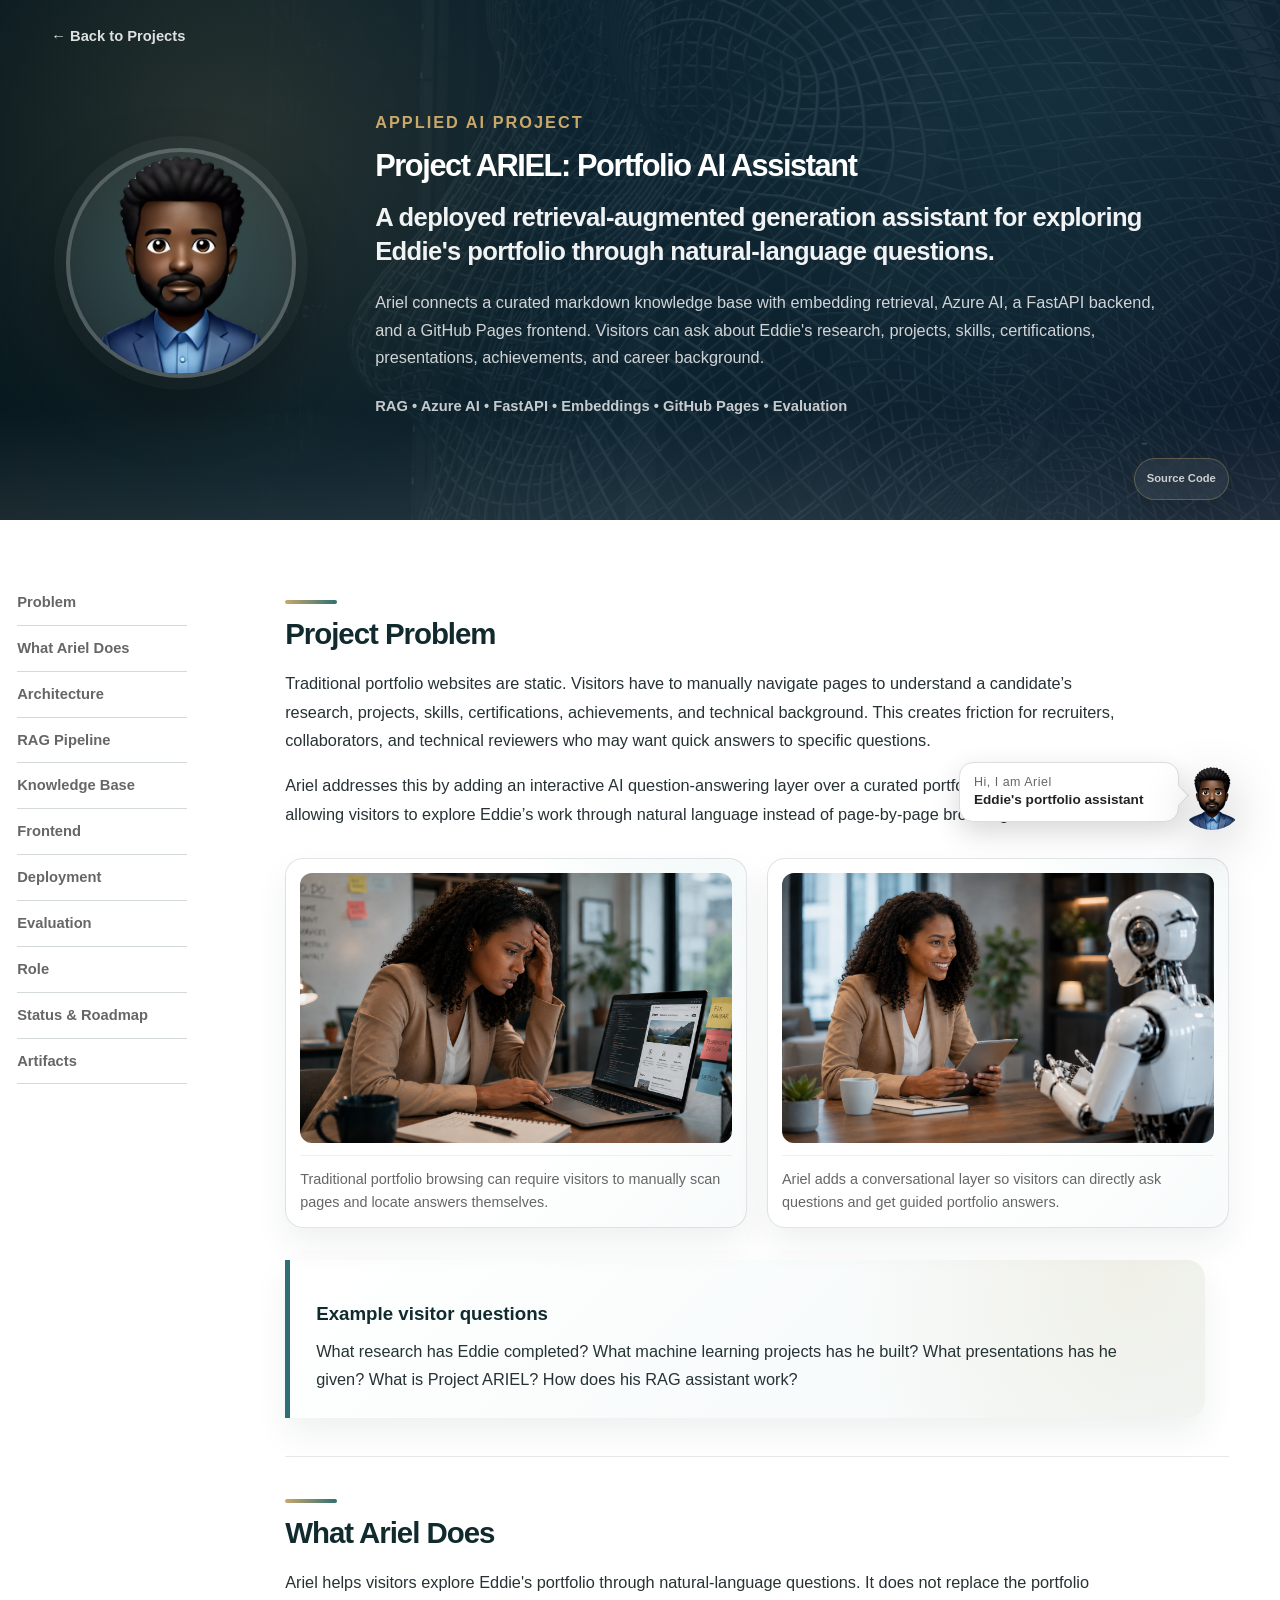
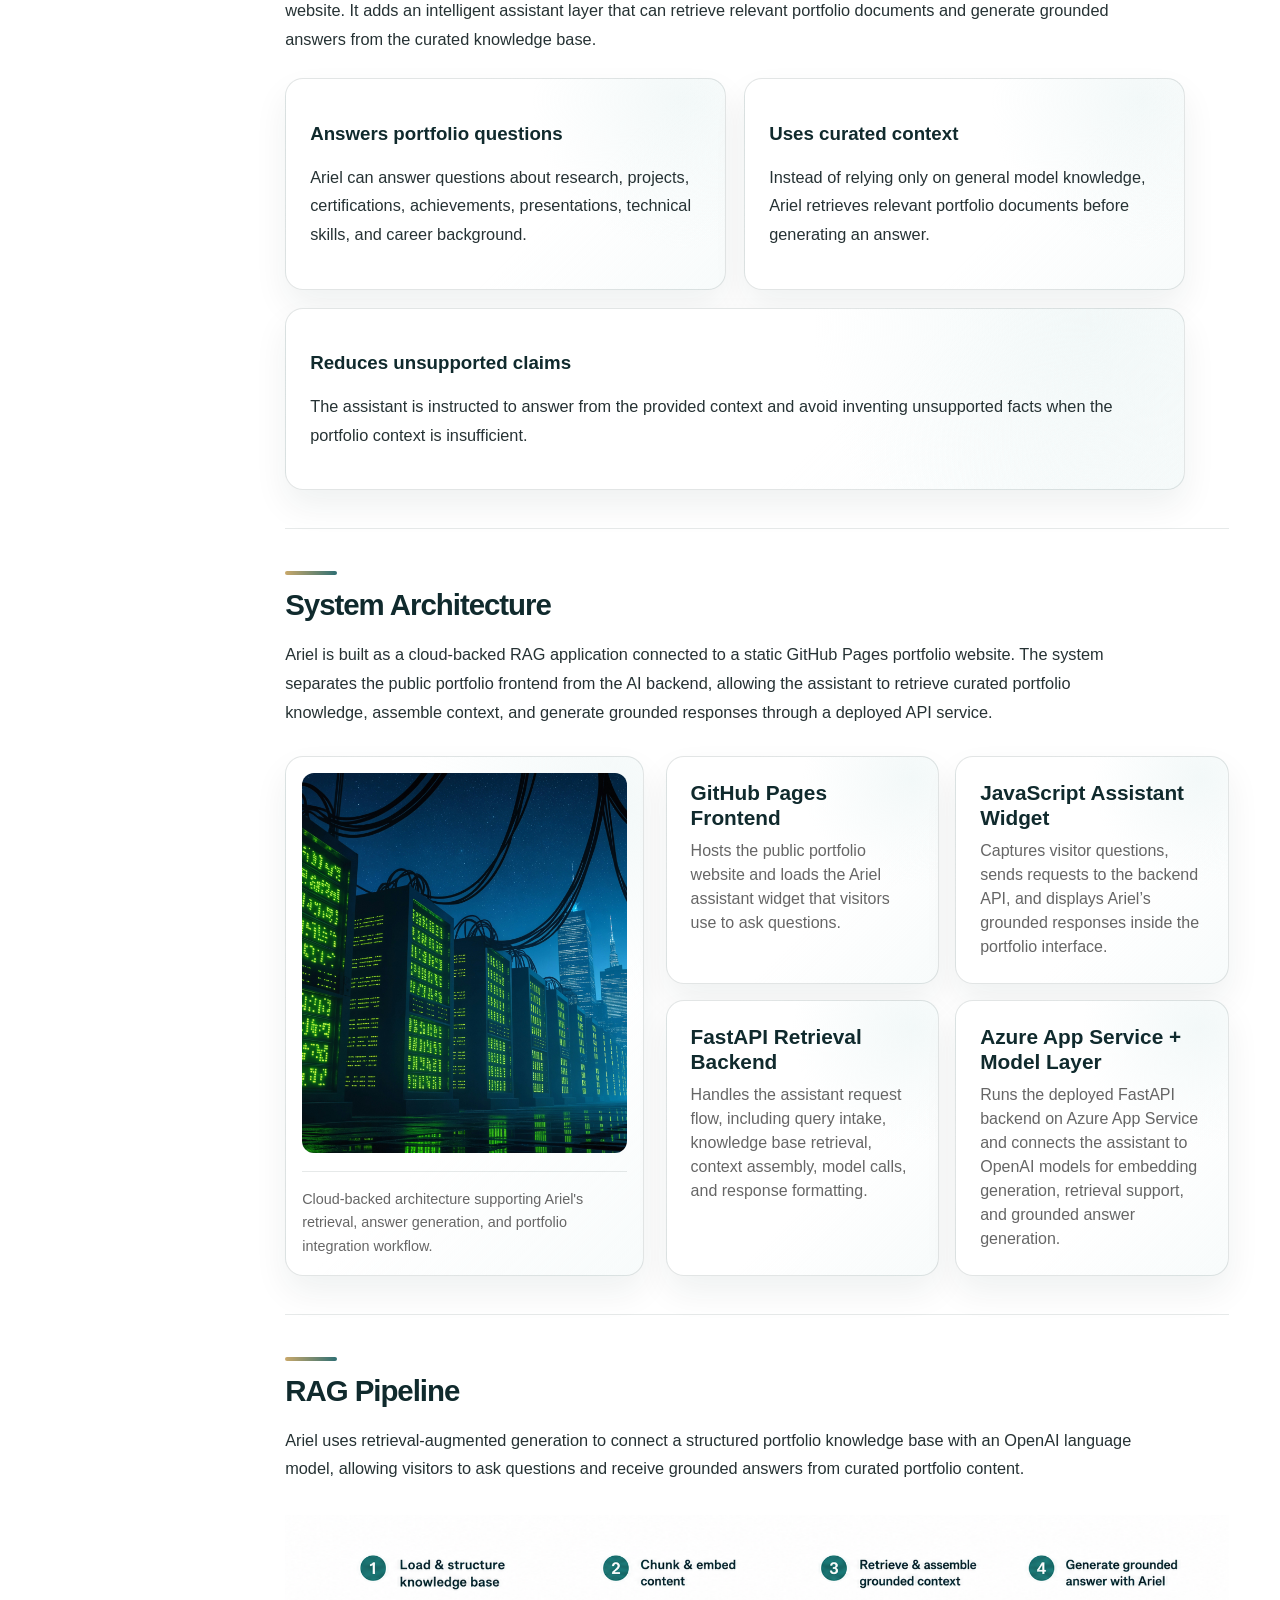
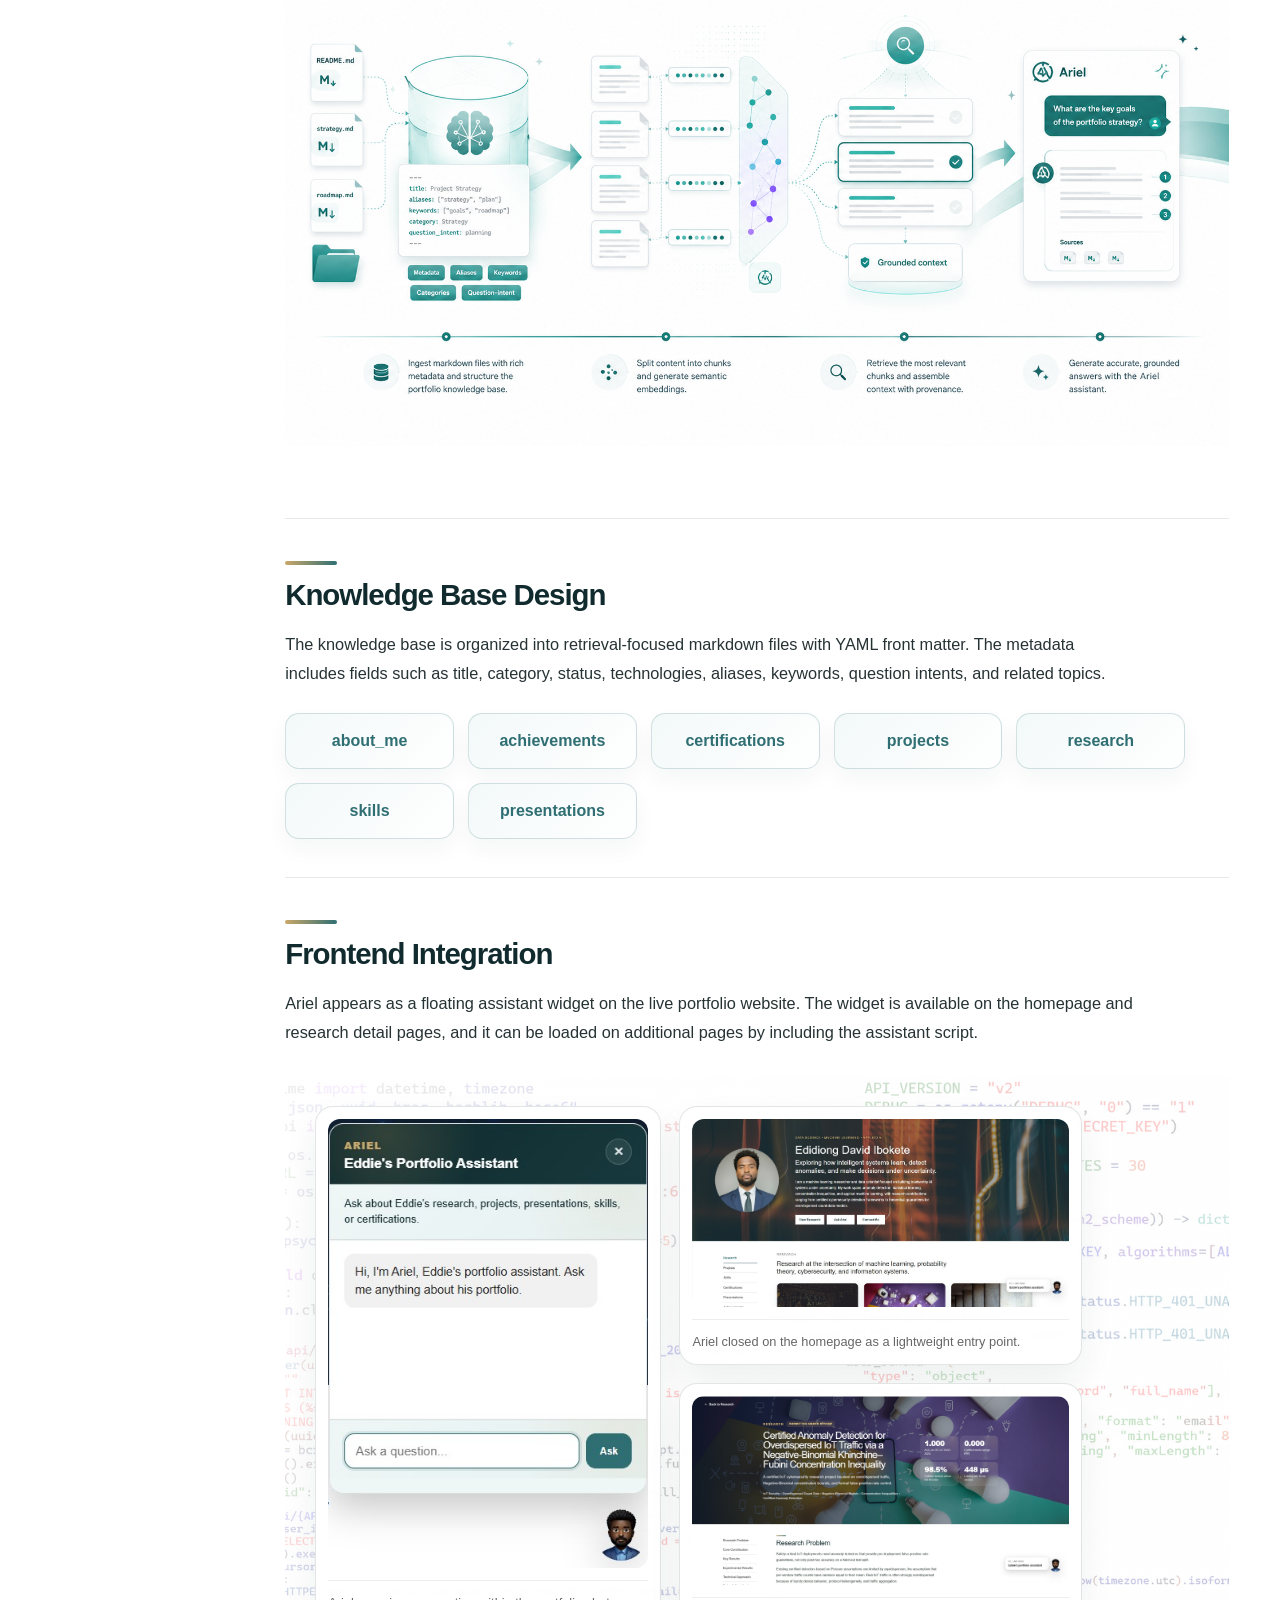
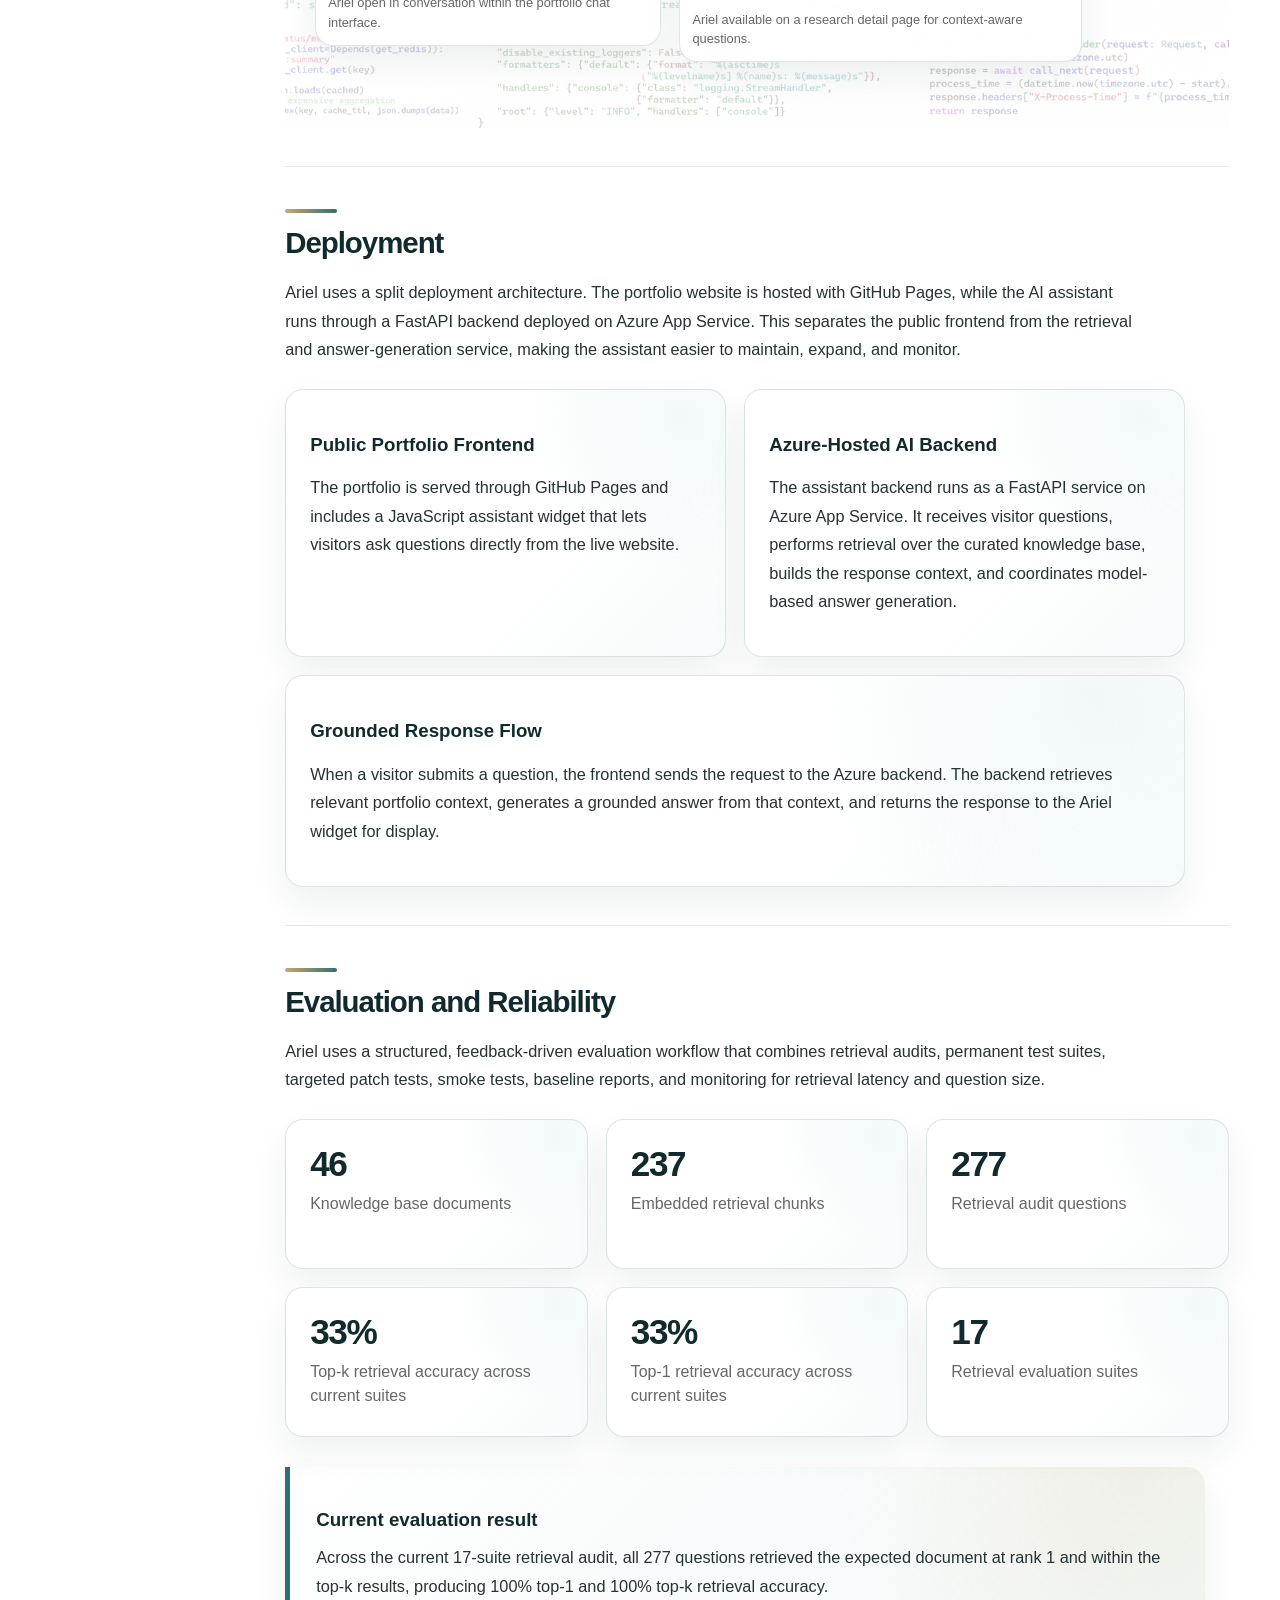
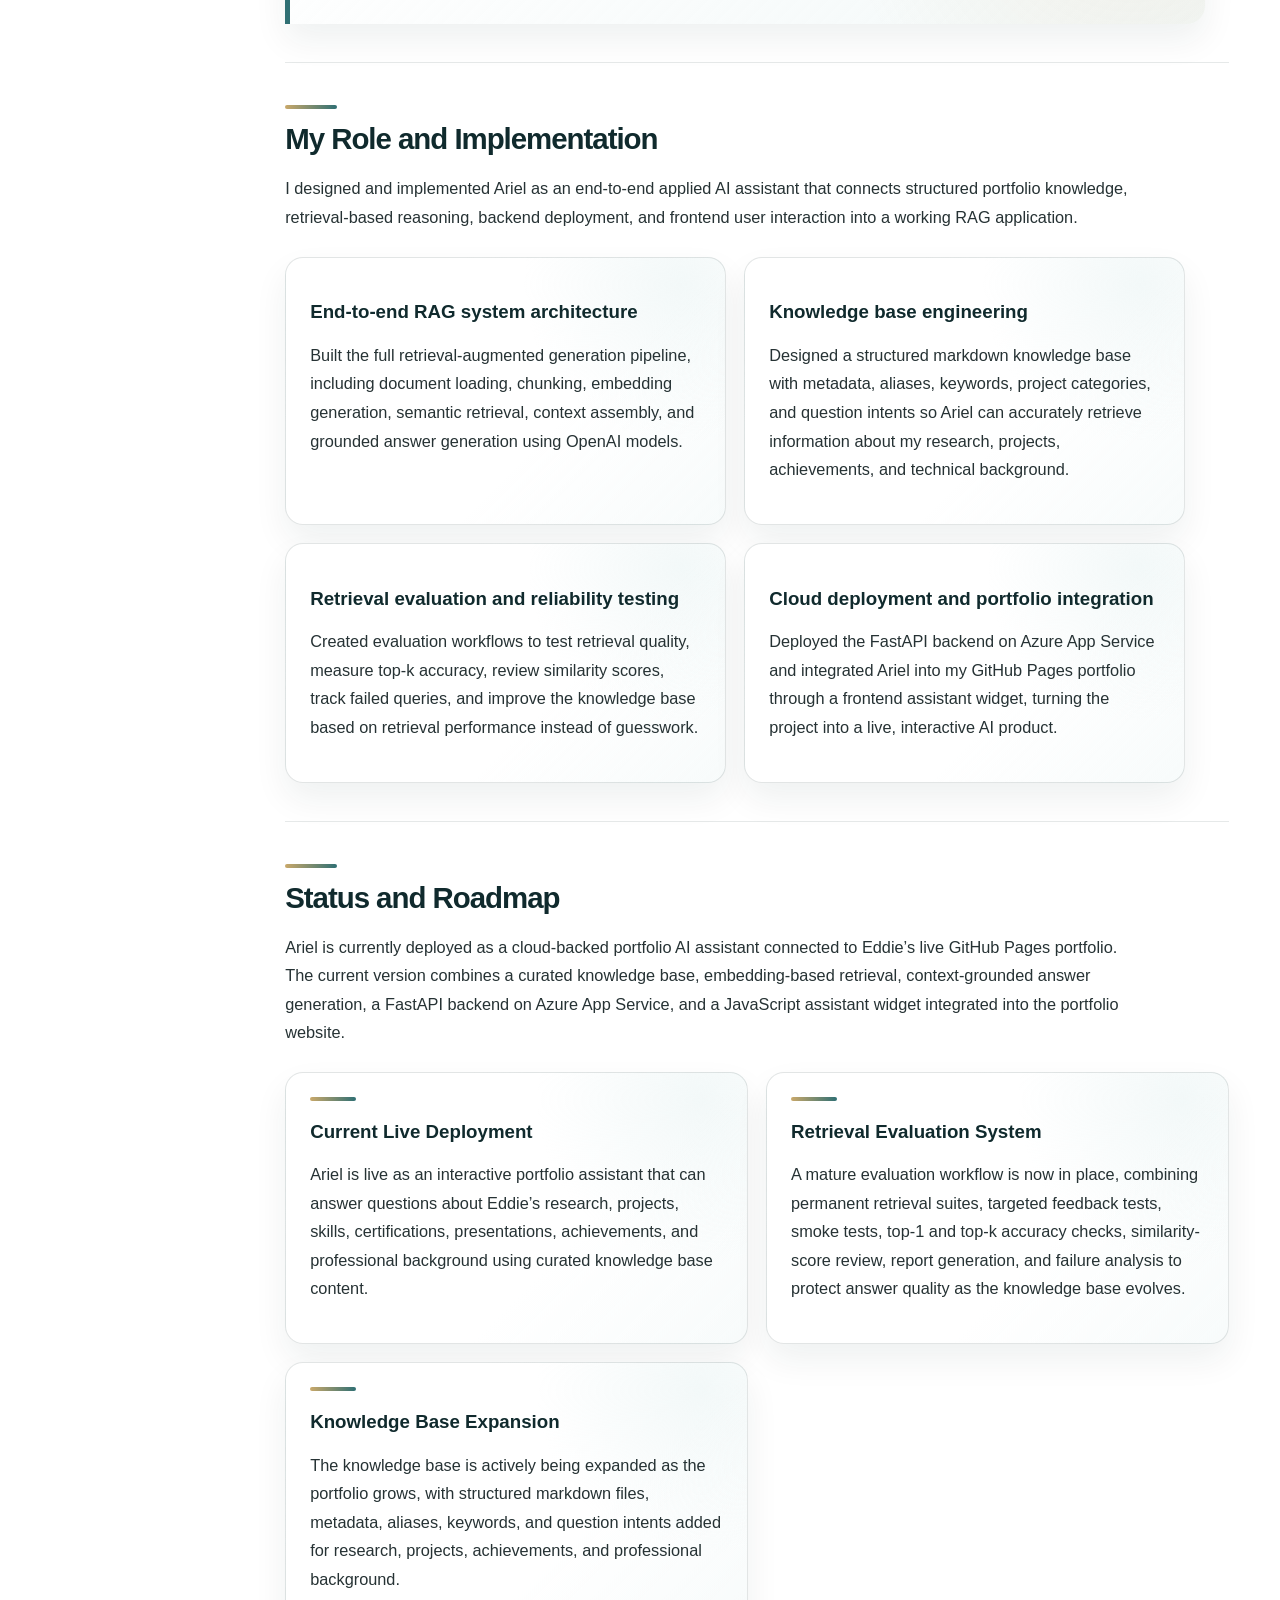
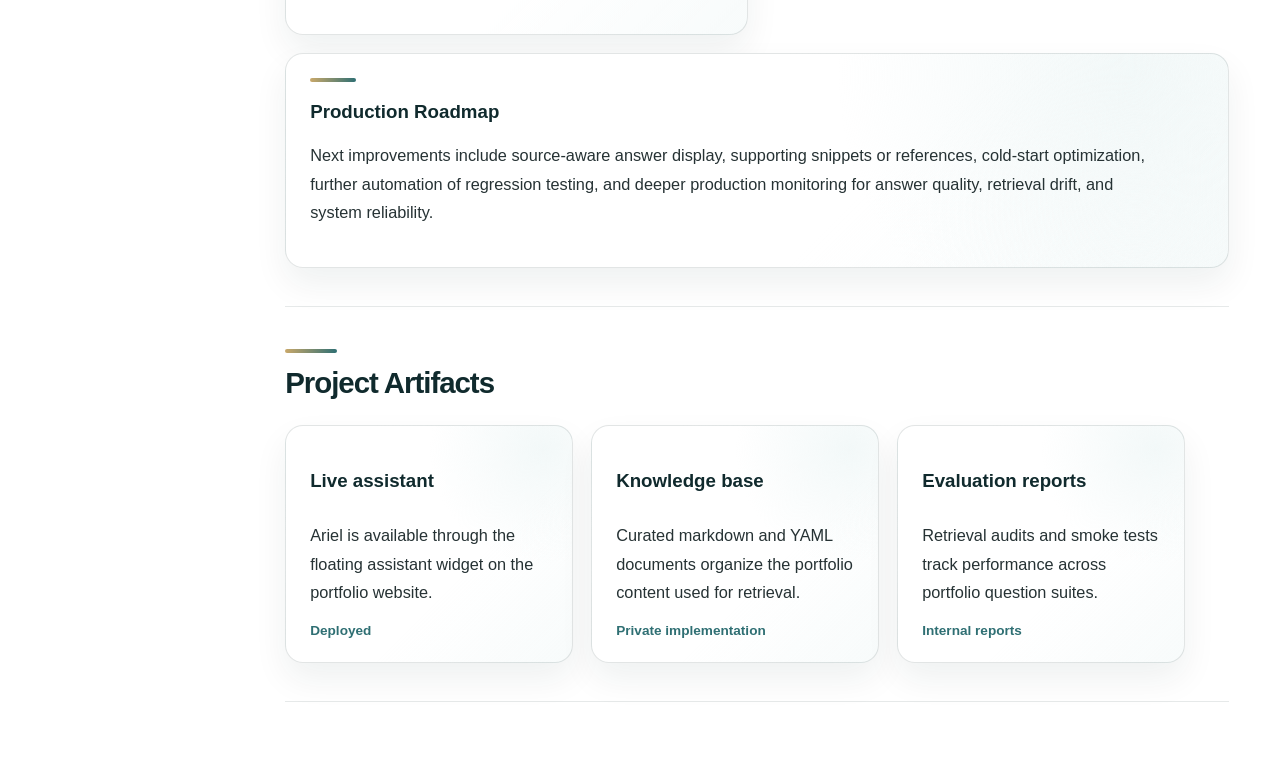
<file: projects/ariel.html>
<!DOCTYPE html>
<html lang="en">
<head>
  <meta charset="UTF-8" />
  <meta name="viewport" content="width=device-width, initial-scale=1.0" />

  <title>Project ARIEL | Eddie Ibokete</title>
  <meta
    name="description"
    content="Project ARIEL is Eddie Ibokete's deployed portfolio AI assistant, built with retrieval augmented generation, Azure AI, FastAPI, embeddings, and GitHub Pages integration."
  />

  <link rel="stylesheet" href="../styles.css" />
</head>

<body>
  <main class="detail-page project-case-study ariel-page">

    <header class="ariel-page-hero">

        <a href="../index.html#projects" class="ariel-hero-back">← Back to Projects</a>

        <a
          href="#"
          class="ariel-hero-source ariel-hero-source-disabled"
          aria-disabled="true"
          tabindex="-1"
        >
          Source Code
        </a>

        <div class="ariel-page-hero-inner">

            <div class="ariel-page-hero-image">
            <img src="../images/ariel-avatar.webp" alt="Ariel, Eddie's portfolio assistant" />
            </div>

            <div class="ariel-page-hero-copy">
            <p class="section-label">Applied AI Project</p>

            <h1>Project ARIEL: Portfolio AI Assistant</h1>

            <h2>
                A deployed retrieval-augmented generation assistant for exploring Eddie's portfolio
                through natural-language questions.
            </h2>

            <p>
                Ariel connects a curated markdown knowledge base with embedding retrieval, Azure AI,
                a FastAPI backend, and a GitHub Pages frontend. Visitors can ask about Eddie's research,
                projects, skills, certifications, presentations, achievements, and career background.
            </p>

            <p class="detail-tags">
                RAG • Azure AI • FastAPI • Embeddings • GitHub Pages • Evaluation
            </p>
            </div>

        </div>

    </header>

    <div class="ariel-body-layout">

        <aside class="ariel-page-sidebar">
            <nav class="ariel-section-nav" aria-label="Project ARIEL page sections">
            <a href="#problem">Problem</a>
            <a href="#what-ariel-does">What Ariel Does</a>
            <a href="#architecture">Architecture</a>
            <a href="#rag-pipeline">RAG Pipeline</a>
            <a href="#knowledge-base">Knowledge Base</a>
            <a href="#frontend">Frontend</a>
            <a href="#deployment">Deployment</a>
            <a href="#evaluation">Evaluation</a>
            <a href="#role">Role</a>
            <a href="#status-roadmap">Status & Roadmap</a>
            <a href="#artifacts">Artifacts</a>
            </nav>
        </aside>

        <div class="ariel-body-content">

    <section id="problem" class="detail-section">
      <h2>Project Problem</h2>

      <p>
        Traditional portfolio websites are static. Visitors have to manually navigate pages to understand a candidate’s 
        research, projects, skills, certifications, achievements, and technical background. This creates friction for 
        recruiters, collaborators, and technical reviewers who may want quick answers to specific questions.
      </p>

      <p>
        Ariel addresses this by adding an interactive AI question-answering layer over a curated portfolio knowledge base, 
        allowing visitors to explore Eddie’s work through natural language instead of page-by-page browsing.
      </p>

      <div class="ariel-problem-visuals">
        <figure class="research-visual ariel-problem-visual">
          <img
            src="../images/projects/ariel/ariel-problem-browsing-stress.png"
            alt="A stressed visitor reviewing a portfolio website on a laptop"
          />
          <figcaption>
            Traditional portfolio browsing can require visitors to manually scan pages and locate answers themselves.
          </figcaption>
        </figure>

        <figure class="research-visual ariel-problem-visual">
          <img
            src="../images/projects/ariel/ariel-problem-human-robot.png"
            alt="A visitor directly interacting with a robot assistant"
          />
          <figcaption>
            Ariel adds a conversational layer so visitors can directly ask questions and get guided portfolio answers.
          </figcaption>
        </figure>
      </div>

      <div class="evidence-note">
        <h3>Example visitor questions</h3>
        <p>
          What research has Eddie completed? What machine learning projects has he built? What
          presentations has he given? What is Project ARIEL? How does his RAG assistant work?
        </p>
      </div>
    </section>

    <section id="what-ariel-does" class="detail-section">
      <h2>What Ariel Does</h2>

      <p>
        Ariel helps visitors explore Eddie's portfolio through natural-language questions. It does
        not replace the portfolio website. It adds an intelligent assistant layer that can retrieve
        relevant portfolio documents and generate grounded answers from the curated knowledge base.
      </p>

      <div class="approach-grid">
        <article class="approach-card">
          <h3>Answers portfolio questions</h3>
          <p>
            Ariel can answer questions about research, projects, certifications, achievements,
            presentations, technical skills, and career background.
          </p>
        </article>

        <article class="approach-card">
          <h3>Uses curated context</h3>
          <p>
            Instead of relying only on general model knowledge, Ariel retrieves relevant portfolio
            documents before generating an answer.
          </p>
        </article>

        <article class="approach-card">
          <h3>Reduces unsupported claims</h3>
          <p>
            The assistant is instructed to answer from the provided context and avoid inventing
            unsupported facts when the portfolio context is insufficient.
          </p>
        </article>
      </div>
    </section>

    <section id="architecture" class="detail-section">
      <h2>System Architecture</h2>

      <p>
        Ariel is built as a cloud-backed RAG application connected to a static GitHub Pages portfolio website. 
        The system separates the public portfolio frontend from the AI backend, allowing the assistant to retrieve 
        curated portfolio knowledge, assemble context, and generate grounded responses through a deployed API service.
      </p>

      <div class="ariel-architecture-grid">
        <figure class="research-visual ariel-architecture-image">
          <img
            src="../images/projects/ariel/ariel-cloud-backend.jpg"
            alt="Cloud backend, AI application, or software architecture visual"
          />
          <figcaption>
            Cloud-backed architecture supporting Ariel's retrieval, answer generation, and portfolio integration workflow.
          </figcaption>
        </figure>

        <div class="ariel-architecture-cards">
          <article class="metric-card">
            <span class="metric-value">GitHub Pages Frontend</span>
            <span class="metric-label">Hosts the public portfolio website and loads the Ariel assistant widget that visitors use to ask questions.</span>
          </article>

          <article class="metric-card">
            <span class="metric-value">JavaScript Assistant Widget</span>
            <span class="metric-label">Captures visitor questions, sends requests to the backend API, and displays Ariel’s grounded responses inside the portfolio interface.</span>
          </article>

          <article class="metric-card">
            <span class="metric-value">FastAPI Retrieval Backend</span>
            <span class="metric-label">Handles the assistant request flow, including query intake, knowledge base retrieval, context assembly, model calls, and response formatting.</span>
          </article>

          <article class="metric-card">
            <span class="metric-value">Azure App Service + Model Layer</span>
            <span class="metric-label">Runs the deployed FastAPI backend on Azure App Service and connects the assistant to OpenAI models for embedding generation, retrieval support, and grounded answer generation.</span>
          </article>
        </div>
      </div>
    </section>

    <section id="rag-pipeline" class="detail-section">
      <h2>RAG Pipeline</h2>

      <p>
        Ariel uses retrieval-augmented generation to connect a structured portfolio knowledge base
        with an OpenAI language model, allowing visitors to ask questions and receive grounded answers
        from curated portfolio content.
      </p>

      <figure class="ariel-rag-pipeline-figure">
        <a
          href="../images/projects/ariel/rag-pipeline.png"
          target="_blank"
          rel="noopener noreferrer"
          aria-label="Open full-size Ariel RAG pipeline image in a new tab"
        >
          <img
            src="../images/projects/ariel/rag-pipeline.png"
            alt="Ariel RAG pipeline showing knowledge base loading, chunking and embedding, retrieval and grounded context assembly, and grounded answer generation"
          />
        </a>
      </figure>
    </section>

    <section id="knowledge-base" class="detail-section">
      <h2>Knowledge Base Design</h2>

      <p>
        The knowledge base is organized into retrieval-focused markdown files with YAML front matter.
        The metadata includes fields such as title, category, status, technologies, aliases,
        keywords, question intents, and related topics.
      </p>

      <div class="ariel-kb-grid">
        <article>about_me</article>
        <article>achievements</article>
        <article>certifications</article>
        <article>projects</article>
        <article>research</article>
        <article>skills</article>
        <article>presentations</article>
      </div>
    </section>

    <section id="frontend" class="detail-section">
      <h2>Frontend Integration</h2>

      <p>
        Ariel appears as a floating assistant widget on the live portfolio website. The widget is
        available on the homepage and research detail pages, and it can be loaded on additional pages
        by including the assistant script.
      </p>

      <div class="ariel-image-grid ariel-frontend-showcase">
        <figure class="research-visual ariel-featured-screenshot">
          <img
            src="../images/projects/ariel/widget-open.jpg"
            alt="Ariel assistant widget open with a sample conversation"
          />
          <figcaption>
            Ariel open in conversation within the portfolio chat interface.
          </figcaption>
        </figure>

        <figure class="research-visual">
          <img
            src="../images/projects/ariel/ariel-widget-home.jpg"
            alt="Ariel assistant widget closed on the portfolio homepage"
          />
          <figcaption>
            Ariel closed on the homepage as a lightweight entry point.
          </figcaption>
        </figure>

        <figure class="research-visual">
          <img
            src="../images/projects/ariel/ariel-widget-research.jpg"
            alt="Ariel assistant widget on a research detail page"
          />
          <figcaption>
            Ariel available on a research detail page for context-aware questions.
          </figcaption>
        </figure>
      </div>
    </section>

    <section id="deployment" class="detail-section">
      <h2>Deployment</h2>

      <p>
        Ariel uses a split deployment architecture. The portfolio website is hosted with GitHub Pages,
        while the AI assistant runs through a FastAPI backend deployed on Azure App Service. This separates
        the public frontend from the retrieval and answer-generation service, making the assistant easier
        to maintain, expand, and monitor.
      </p>

      <div class="approach-grid">
        <article class="approach-card">
          <h3>Public Portfolio Frontend</h3>
          <p>
            The portfolio is served through GitHub Pages and includes a JavaScript assistant widget that lets visitors
            ask questions directly from the live website.
          </p>
        </article>

        <article class="approach-card">
          <h3>Azure-Hosted AI Backend</h3>
          <p>
            The assistant backend runs as a FastAPI service on Azure App Service. It receives visitor questions,
            performs retrieval over the curated knowledge base, builds the response context, and coordinates model-based
            answer generation.
          </p>
        </article>

        <article class="approach-card">
          <h3>Grounded Response Flow</h3>
          <p>
            When a visitor submits a question, the frontend sends the request to the Azure backend. The backend retrieves
            relevant portfolio context, generates a grounded answer from that context, and returns the response to the Ariel
            widget for display.
          </p>
        </article>
      </div>
    </section>

    <section id="evaluation" class="detail-section">
      <h2>Evaluation and Reliability</h2>

      <p>
        Ariel uses a structured, feedback-driven evaluation workflow that combines
        retrieval audits, permanent test suites, targeted patch tests, smoke tests,
        baseline reports, and monitoring for retrieval latency and question size.
      </p>

      <div class="metrics-grid ariel-metrics-grid">
        <article class="metric-card">
          <span class="metric-value">46</span>
          <span class="metric-label">Knowledge base documents</span>
        </article>

        <article class="metric-card">
          <span class="metric-value">237</span>
          <span class="metric-label">Embedded retrieval chunks</span>
        </article>

        <article class="metric-card">
          <span class="metric-value">277</span>
          <span class="metric-label">Retrieval audit questions</span>
        </article>

        <article class="metric-card">
          <span
            class="metric-value ariel-count-up"
            data-count-start="1"
            data-count-target="100"
            data-count-decimals="0"
            data-count-suffix="%"
          >1%</span>
          <span class="metric-label">
            Top-k retrieval accuracy across current suites
          </span>
        </article>

        <article class="metric-card">
          <span
            class="metric-value ariel-count-up"
            data-count-start="1"
            data-count-target="100"
            data-count-decimals="0"
            data-count-suffix="%"
          >1%</span>
          <span class="metric-label">
            Top-1 retrieval accuracy across current suites
          </span>
        </article>

        <article class="metric-card">
          <span class="metric-value">17</span>
          <span class="metric-label">Retrieval evaluation suites</span>
        </article>
      </div>

      <div class="evidence-note">
        <h3>Current evaluation result</h3>
        <p>
          Across the current 17-suite retrieval audit, all 277 questions retrieved
          the expected document at rank 1 and within the top-k results, producing
          100% top-1 and 100% top-k retrieval accuracy.
        </p>
      </div>
    </section>

    <section id="role" class="detail-section">
      <h2>My Role and Implementation</h2>

      <p>
        I designed and implemented Ariel as an end-to-end applied AI assistant that connects structured portfolio
        knowledge, retrieval-based reasoning, backend deployment, and frontend user interaction into a working
        RAG application.
      </p>

      <div class="contribution-grid">
        <article class="contribution-card">
          <h3>End-to-end RAG system architecture</h3>
          <p>
            Built the full retrieval-augmented generation pipeline, including document loading, chunking, embedding
            generation, semantic retrieval, context assembly, and grounded answer generation using OpenAI models.
          </p>
        </article>

        <article class="contribution-card">
          <h3>Knowledge base engineering</h3>
          <p>
            Designed a structured markdown knowledge base with metadata, aliases, keywords, project categories,
            and question intents so Ariel can accurately retrieve information about my research, projects, achievements,
            and technical background.
          </p>
        </article>

        <article class="contribution-card">
          <h3>Retrieval evaluation and reliability testing</h3>
          <p>
            Created evaluation workflows to test retrieval quality, measure top-k accuracy, review similarity scores,
            track failed queries, and improve the knowledge base based on retrieval performance instead of guesswork.
          </p>
        </article>

        <article class="contribution-card">
          <h3>Cloud deployment and portfolio integration</h3>
          <p>
            Deployed the FastAPI backend on Azure App Service and integrated Ariel into my GitHub Pages portfolio
            through a frontend assistant widget, turning the project into a live, interactive AI product.
          </p>
        </article>
      </div>
    </section>

    <section id="status-roadmap" class="detail-section">
      <h2>Status and Roadmap</h2>

      <p>
        Ariel is currently deployed as a cloud-backed portfolio AI assistant connected to Eddie’s live GitHub Pages portfolio.
        The current version combines a curated knowledge base, embedding-based retrieval, context-grounded answer generation,
        a FastAPI backend on Azure App Service, and a JavaScript assistant widget integrated into the portfolio website.
      </p>

      <div class="approach-grid ariel-roadmap-grid">
        <article class="approach-card">
          <h3>Current Live Deployment</h3>
          <p>
            Ariel is live as an interactive portfolio assistant that can answer questions about Eddie’s research, projects,
            skills, certifications, presentations, achievements, and professional background using curated knowledge base content.
          </p>
        </article>

        <article class="approach-card">
          <h3>Retrieval Evaluation System</h3>
          <p>
            A mature evaluation workflow is now in place, combining permanent retrieval
            suites, targeted feedback tests, smoke tests, top-1 and top-k accuracy checks,
            similarity-score review, report generation, and failure analysis to protect
            answer quality as the knowledge base evolves.
          </p>
        </article>

        <article class="approach-card">
          <h3>Knowledge Base Expansion</h3>
          <p>
            The knowledge base is actively being expanded as the portfolio grows, with structured markdown files, metadata, aliases,
            keywords, and question intents added for research, projects, achievements, and professional background.
          </p>
        </article>

        <article class="approach-card">
          <h3>Production Roadmap</h3>
          <p>
            Next improvements include source-aware answer display, supporting snippets
            or references, cold-start optimization, further automation of regression
            testing, and deeper production monitoring for answer quality, retrieval
            drift, and system reliability.
          </p>
        </article>
      </div>
    </section>

    <section id="artifacts" class="detail-section">
      <h2>Project Artifacts</h2>

      <div class="artifact-grid">
        <article class="artifact-card">
          <h3>Live assistant</h3>
          <p>
            Ariel is available through the floating assistant widget on the portfolio website.
          </p>
          <span class="artifact-status">Deployed</span>
        </article>

        <article class="artifact-card">
          <h3>Knowledge base</h3>
          <p>
            Curated markdown and YAML documents organize the portfolio content used for retrieval.
          </p>
          <span class="artifact-status">Private implementation</span>
        </article>

        <article class="artifact-card">
          <h3>Evaluation reports</h3>
          <p>
            Retrieval audits and smoke tests track performance across portfolio question suites.
          </p>
          <span class="artifact-status">Internal reports</span>
        </article>
      </div>
    </section>

    </div>
  </div>
  </main>

  <script src="../scripts/ariel-metrics.js"></script>
  <script src="../scripts/assistant.js"></script>
</body>
</html>
</file>
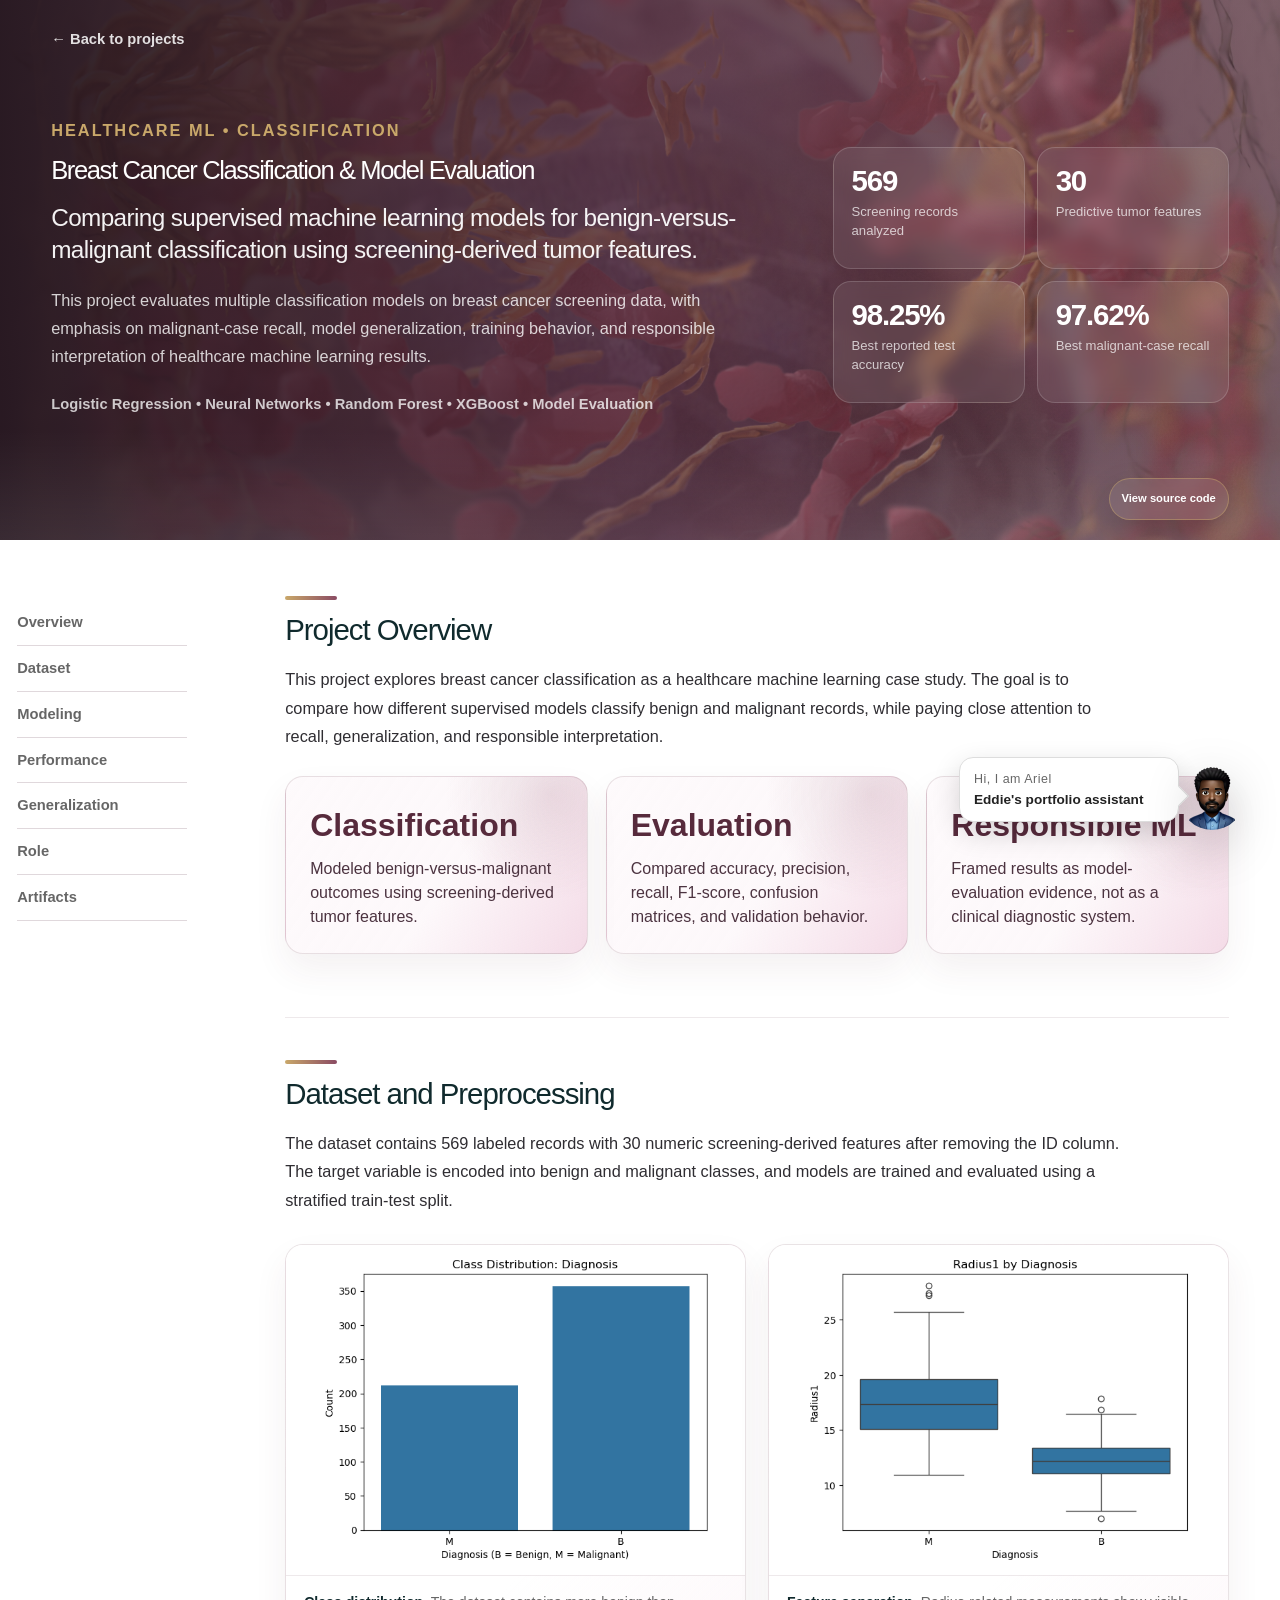
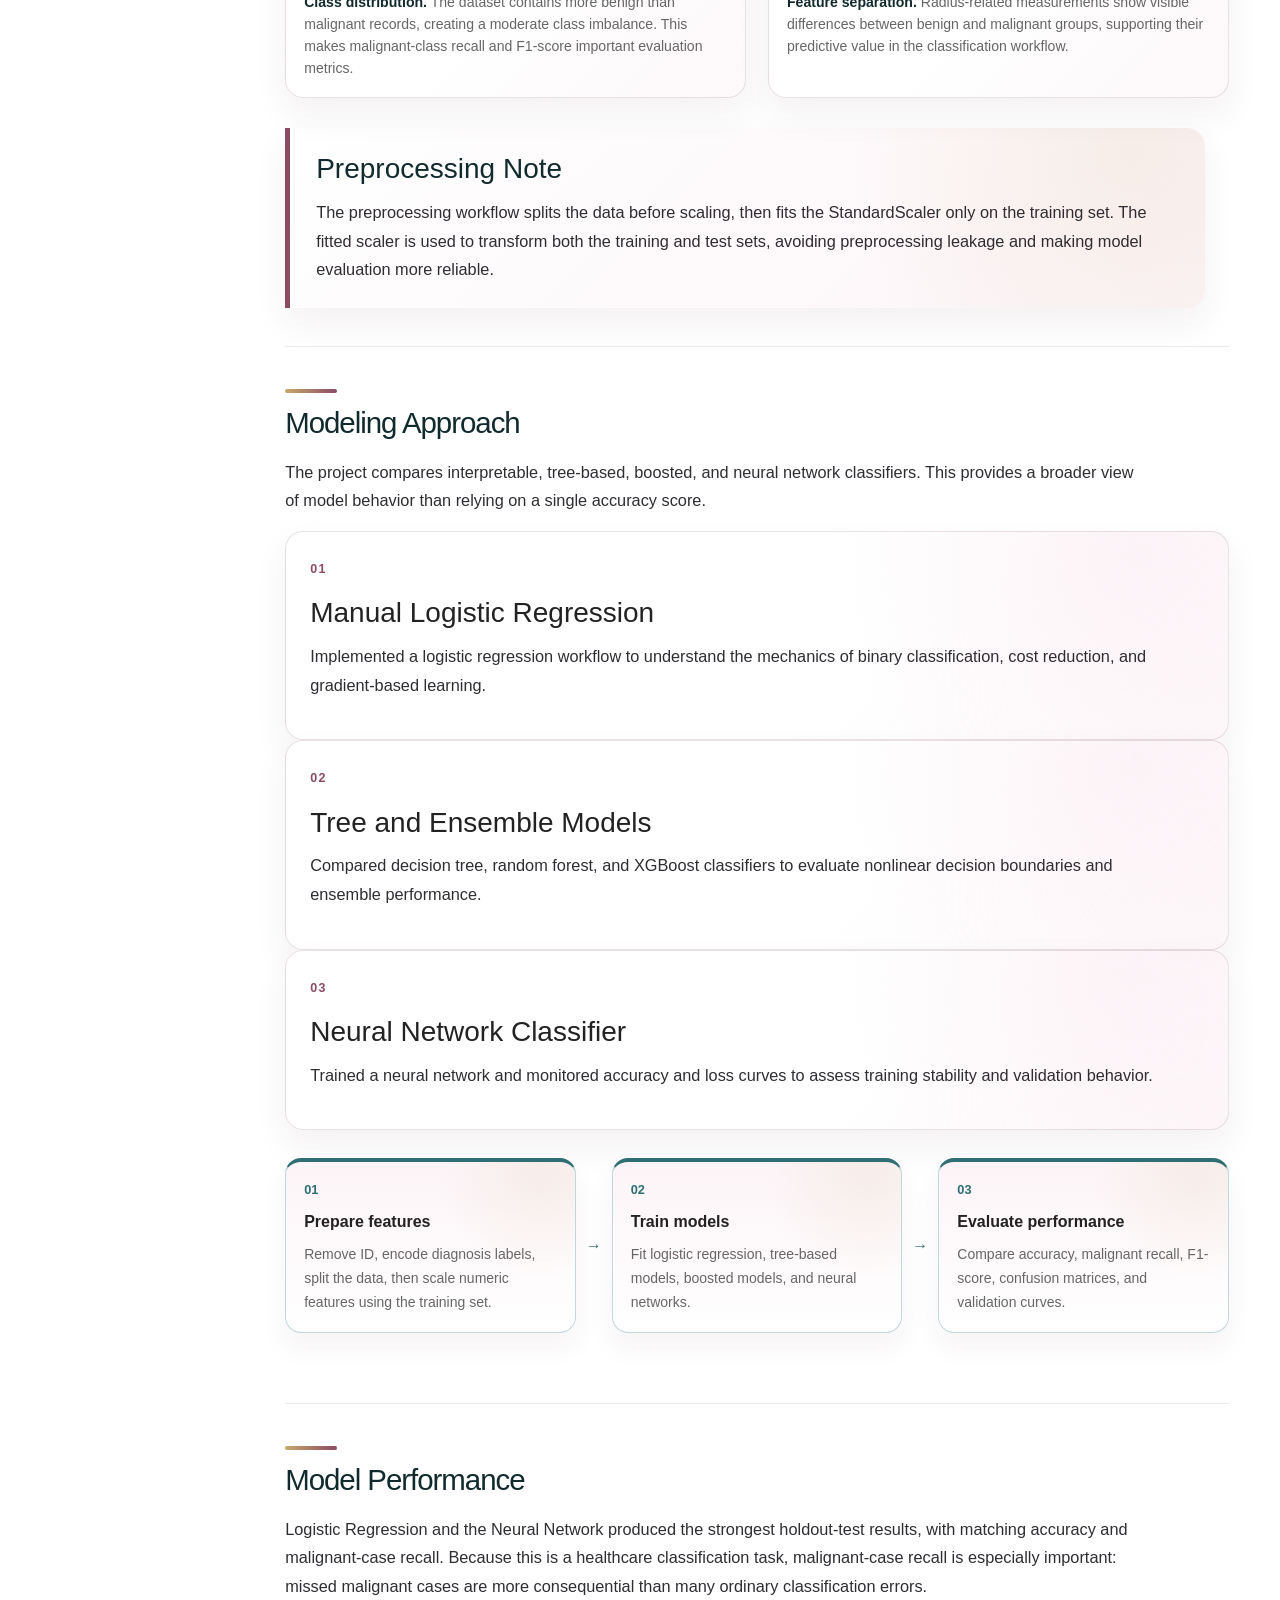
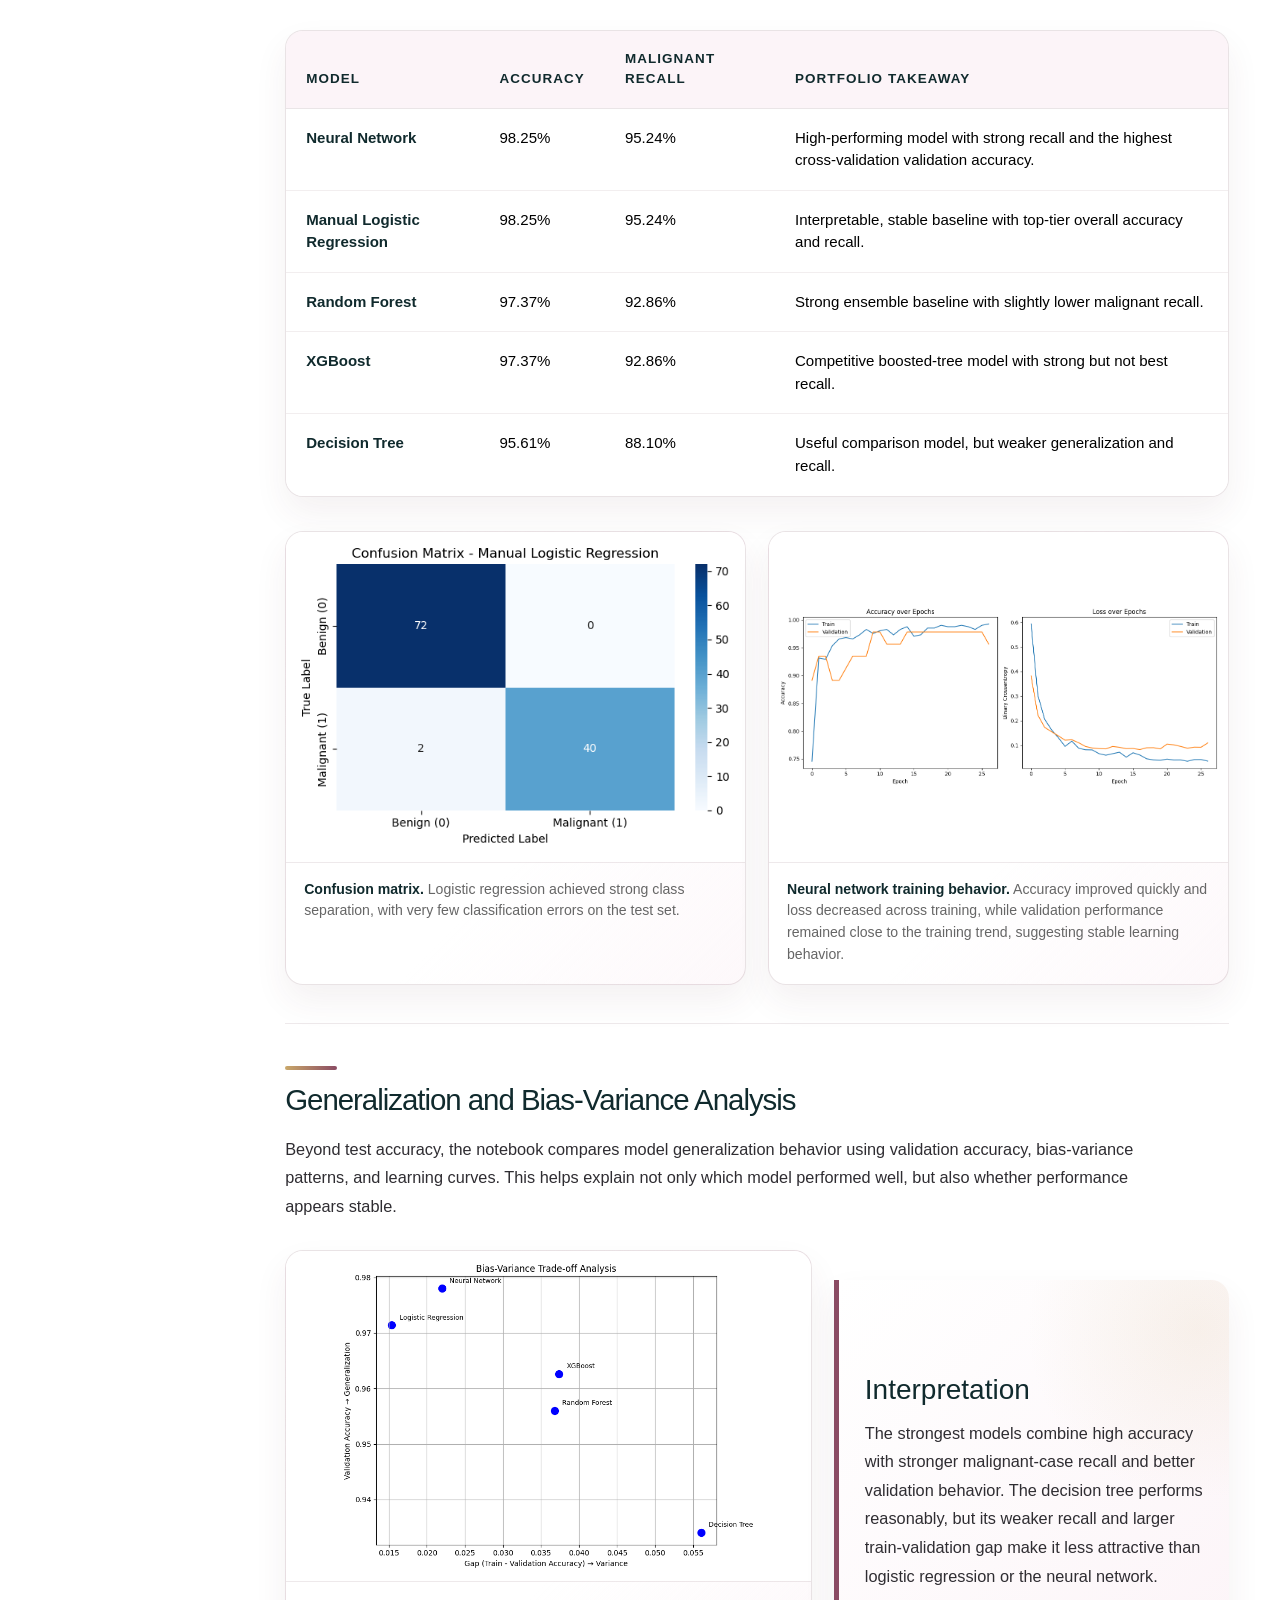
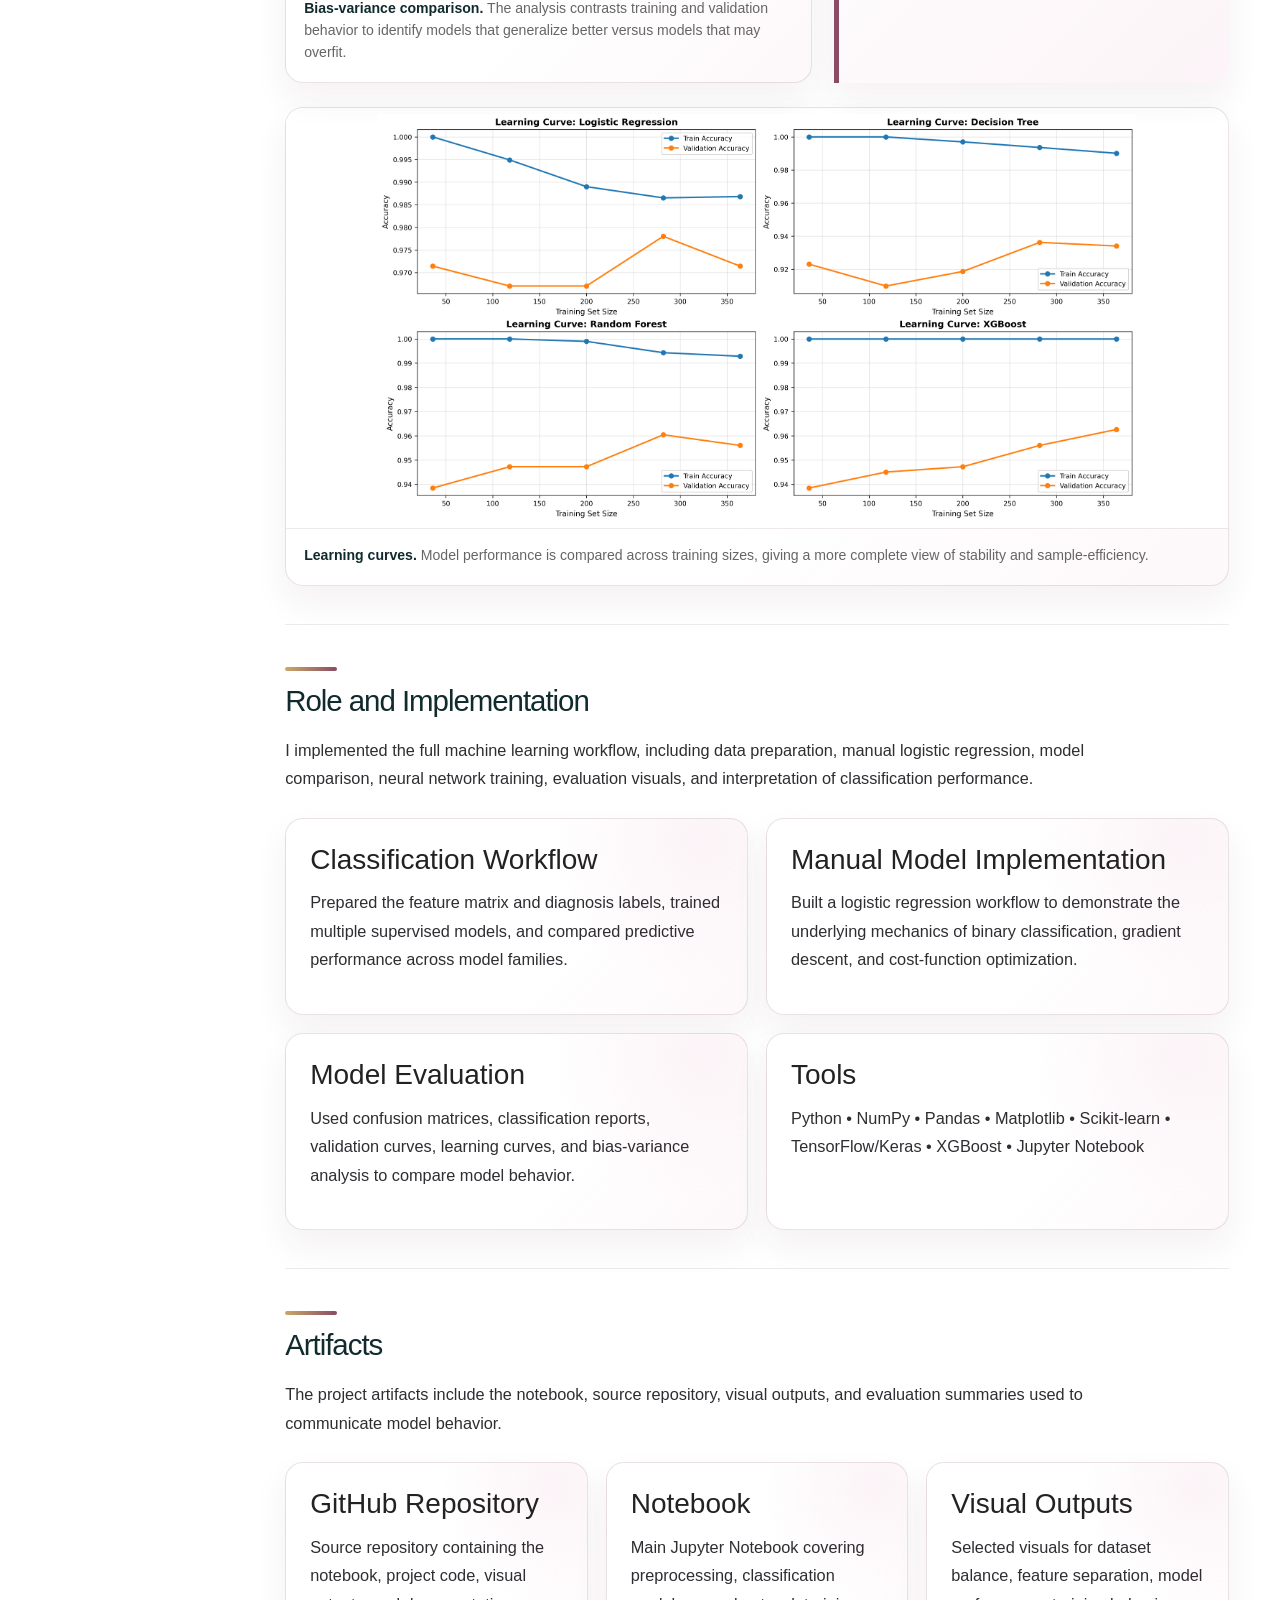
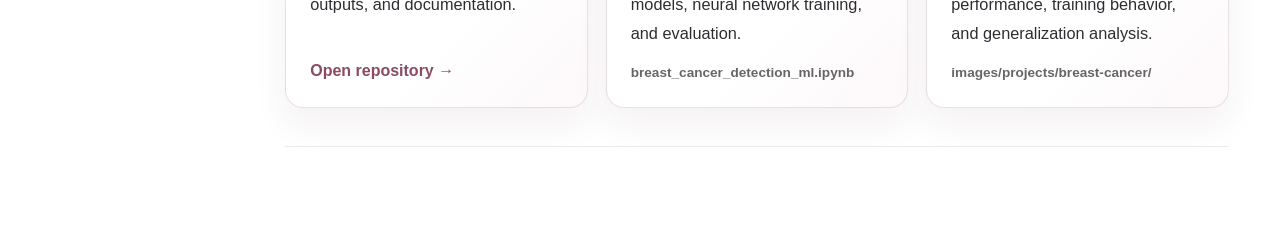
<file: projects/breast-cancer.html>
<!DOCTYPE html>
<html lang="en">
<head>
  <meta charset="UTF-8" />
  <meta name="viewport" content="width=device-width, initial-scale=1.0" />

  <title>Breast Cancer Classification & Model Evaluation | Edidiong David Ibokete</title>

  <link href="https://cdn.jsdelivr.net/npm/bootstrap@5.3.3/dist/css/bootstrap.min.css" rel="stylesheet">
  <link rel="stylesheet" href="https://cdn.jsdelivr.net/npm/bootstrap-icons@1.11.3/font/bootstrap-icons.min.css">
  <link rel="stylesheet" href="../styles.css">
</head>

<body class="breast-cancer-page">
  <main class="detail-page breast-cancer-detail-page">
    <section class="breast-cancer-page-hero" aria-label="Breast Cancer Classification and Model Evaluation project hero">
      <a href="../index.html#projects" class="breast-cancer-hero-back">← Back to projects</a>

      <a
        href="https://github.com/Eddy-bok/Breast-Cancer-Detection-Machine-Learning-Approach.git"
        class="breast-cancer-hero-source"
        target="_blank"
        rel="noopener noreferrer"
      >
        View source code
      </a>

      <div class="breast-cancer-page-hero-inner">
        <div class="breast-cancer-page-hero-copy">
          <p class="section-label">Healthcare ML • Classification</p>

          <h1>Breast Cancer Classification & Model Evaluation</h1>

          <h2>
            Comparing supervised machine learning models for benign-versus-malignant
            classification using screening-derived tumor features.
          </h2>

          <p>
            This project evaluates multiple classification models on breast cancer screening data,
            with emphasis on malignant-case recall, model generalization, training behavior,
            and responsible interpretation of healthcare machine learning results.
          </p>

          <p class="detail-tags">
            Logistic Regression • Neural Networks • Random Forest • XGBoost • Model Evaluation
          </p>
        </div>

        <div class="breast-cancer-hero-metrics" aria-label="Breast Cancer project highlights">
          <article class="breast-cancer-hero-metric">
            <span class="breast-cancer-hero-metric-value">569</span>
            <span class="breast-cancer-hero-metric-label">Screening records analyzed</span>
          </article>

          <article class="breast-cancer-hero-metric">
            <span class="breast-cancer-hero-metric-value">30</span>
            <span class="breast-cancer-hero-metric-label">Predictive tumor features</span>
          </article>

          <article class="breast-cancer-hero-metric">
            <span class="breast-cancer-hero-metric-value">98.25%</span>
            <span class="breast-cancer-hero-metric-label">Best reported test accuracy</span>
          </article>

          <article class="breast-cancer-hero-metric">
            <span class="breast-cancer-hero-metric-value">97.62%</span>
            <span class="breast-cancer-hero-metric-label">Best malignant-case recall</span>
          </article>
        </div>
      </div>
    </section>

    <div class="breast-cancer-body-layout">
      <aside class="breast-cancer-page-sidebar" aria-label="Breast Cancer project section navigation">
        <nav class="breast-cancer-section-nav">
          <a href="#overview">Overview</a>
          <a href="#dataset">Dataset</a>
          <a href="#modeling">Modeling</a>
          <a href="#performance">Performance</a>
          <a href="#generalization">Generalization</a>
          <a href="#role">Role</a>
          <a href="#artifacts">Artifacts</a>
        </nav>
      </aside>

      <div class="breast-cancer-body-content">
        <section id="overview" class="detail-section">
          <h2>Project Overview</h2>

          <p>
            This project explores breast cancer classification as a healthcare machine learning
            case study. The goal is to compare how different supervised models classify benign
            and malignant records, while paying close attention to recall, generalization, and
            responsible interpretation.
          </p>

          <div class="metrics-grid breast-cancer-summary-grid">
            <article class="metric-card">
              <span class="metric-value">Classification</span>
              <span class="metric-label">
                Modeled benign-versus-malignant outcomes using screening-derived tumor features.
              </span>
            </article>

            <article class="metric-card">
              <span class="metric-value">Evaluation</span>
              <span class="metric-label">
                Compared accuracy, precision, recall, F1-score, confusion matrices, and validation behavior.
              </span>
            </article>

            <article class="metric-card">
              <span class="metric-value">Responsible ML</span>
              <span class="metric-label">
                Framed results as model-evaluation evidence, not as a clinical diagnostic system.
              </span>
            </article>
          </div>
        </section>

        <section id="dataset" class="detail-section">
          <h2>Dataset and Preprocessing</h2>

          <p>
            The dataset contains 569 labeled records with 30 numeric screening-derived features after removing the ID column. 
            The target variable is encoded into benign and malignant classes, and models are trained and evaluated using a stratified train-test split.
          </p>

          <div class="breast-cancer-visual-grid">
            <figure class="breast-cancer-visual-card">
              <a
                href="../images/projects/breast-cancer/class-distribution.png"
                target="_blank"
                rel="noopener noreferrer"
                aria-label="Open full-size class distribution chart in a new tab"
              >
                <img
                  src="../images/projects/breast-cancer/class-distribution.png"
                  alt="Class distribution of benign and malignant breast cancer records"
                />
              </a>
              <figcaption>
                <strong>Class distribution.</strong> The dataset contains more benign than malignant records, creating a moderate class imbalance. 
                This makes malignant-class recall and F1-score important evaluation metrics.
              </figcaption>
            </figure>

            <figure class="breast-cancer-visual-card">
              <a
                href="../images/projects/breast-cancer/radius-by-diagnosis.png"
                target="_blank"
                rel="noopener noreferrer"
                aria-label="Open full-size radius feature distribution chart in a new tab"
              >
                <img
                  src="../images/projects/breast-cancer/radius-by-diagnosis.png"
                  alt="Radius feature distribution by diagnosis"
                />
              </a>
              <figcaption>
                <strong>Feature separation.</strong> Radius-related measurements show visible differences between benign and malignant groups, 
                supporting their predictive value in the classification workflow.
              </figcaption>
            </figure>
          </div>

          <div class="evidence-note">
            <h3>Preprocessing Note</h3>
            <p>
              The preprocessing workflow splits the data before scaling, then fits the StandardScaler only on the training set. 
              The fitted scaler is used to transform both the training and test sets, avoiding preprocessing leakage and making model evaluation more reliable.
            </p>
          </div>
        </section>

        <section id="modeling" class="detail-section">
          <h2>Modeling Approach</h2>

          <p>
            The project compares interpretable, tree-based, boosted, and neural network classifiers. 
            This provides a broader view of model behavior than relying on a single accuracy score.
          </p>

          <div class="breast-cancer-model-grid">
            <article class="approach-card">
              <span class="breast-cancer-card-number">01</span>
              <h3>Manual Logistic Regression</h3>
              <p>
                Implemented a logistic regression workflow to understand the mechanics of binary
                classification, cost reduction, and gradient-based learning.
              </p>
            </article>

            <article class="approach-card">
              <span class="breast-cancer-card-number">02</span>
              <h3>Tree and Ensemble Models</h3>
              <p>
                Compared decision tree, random forest, and XGBoost classifiers to evaluate nonlinear
                decision boundaries and ensemble performance.
              </p>
            </article>

            <article class="approach-card">
              <span class="breast-cancer-card-number">03</span>
              <h3>Neural Network Classifier</h3>
              <p>
                Trained a neural network and monitored accuracy and loss curves to assess training
                stability and validation behavior.
              </p>
            </article>
          </div>

          <div class="pipeline-visual breast-cancer-pipeline">
            <article class="pipeline-step">
              <span class="pipeline-number">01</span>
              <strong>Prepare features</strong>
              <small>Remove ID, encode diagnosis labels, split the data, then scale numeric features using the training set.</small>
            </article>

            <span class="pipeline-arrow">→</span>

            <article class="pipeline-step">
              <span class="pipeline-number">02</span>
              <strong>Train models</strong>
              <small>Fit logistic regression, tree-based models, boosted models, and neural networks.</small>
            </article>

            <span class="pipeline-arrow">→</span>

            <article class="pipeline-step">
              <span class="pipeline-number">03</span>
              <strong>Evaluate performance</strong>
              <small>Compare accuracy, malignant recall, F1-score, confusion matrices, and validation curves.</small>
            </article>
          </div>
        </section>

        <section id="performance" class="detail-section">
          <h2>Model Performance</h2>

          <p>
            Logistic Regression and the Neural Network produced the strongest holdout-test results, with matching accuracy 
            and malignant-case recall. Because this is a healthcare classification task, malignant-case recall is especially 
            important: missed malignant cases are more consequential than many ordinary classification errors.
          </p>

          <div class="performance-table-wrap">
            <table class="table breast-cancer-performance-table">
              <thead>
                <tr>
                  <th>Model</th>
                  <th>Accuracy</th>
                  <th>Malignant Recall</th>
                  <th>Portfolio takeaway</th>
                </tr>
              </thead>
              <tbody>
                <tr>
                  <td>Neural Network</td>
                  <td>98.25%</td>
                  <td>95.24%</td>
                  <td>High-performing model with strong recall and the highest cross-validation validation accuracy.</td>
                </tr>
                <tr>
                  <td>Manual Logistic Regression</td>
                  <td>98.25%</td>
                  <td>95.24%</td>
                  <td>Interpretable, stable baseline with top-tier overall accuracy and recall.</td>
                </tr>
                <tr>
                  <td>Random Forest</td>
                  <td>97.37%</td>
                  <td>92.86%</td>
                  <td>Strong ensemble baseline with slightly lower malignant recall.</td>
                </tr>
                <tr>
                  <td>XGBoost</td>
                  <td>97.37%</td>
                  <td>92.86%</td>
                  <td>Competitive boosted-tree model with strong but not best recall.</td>
                </tr>
                <tr>
                  <td>Decision Tree</td>
                  <td>95.61%</td>
                  <td>88.10%</td>
                  <td>Useful comparison model, but weaker generalization and recall.</td>
                </tr>
              </tbody>
            </table>
          </div>

          <div class="breast-cancer-visual-grid">
            <figure class="breast-cancer-visual-card">
              <a
                href="../images/projects/breast-cancer/logistic-regression-confusion-matrix.png"
                target="_blank"
                rel="noopener noreferrer"
                aria-label="Open full-size logistic regression confusion matrix in a new tab"
              >
                <img
                  src="../images/projects/breast-cancer/logistic-regression-confusion-matrix.png"
                  alt="Logistic regression confusion matrix for breast cancer classification"
                />
              </a>
              <figcaption>
                <strong>Confusion matrix.</strong> Logistic regression achieved strong class separation,
                with very few classification errors on the test set.
              </figcaption>
            </figure>

            <figure class="breast-cancer-visual-card">
              <a
                href="../images/projects/breast-cancer/neural-network-training-curves.png"
                target="_blank"
                rel="noopener noreferrer"
                aria-label="Open full-size neural network training curves in a new tab"
              >
                <img
                  src="../images/projects/breast-cancer/neural-network-training-curves.png"
                  alt="Neural network training and validation accuracy and loss curves"
                />
              </a>
              <figcaption>
                <strong>Neural network training behavior.</strong> Accuracy improved quickly and loss decreased 
                across training, while validation performance remained close to the training trend, suggesting stable learning behavior.
              </figcaption>
            </figure>
          </div>
        </section>

        <section id="generalization" class="detail-section">
        <h2>Generalization and Bias-Variance Analysis</h2>

        <p>
            Beyond test accuracy, the notebook compares model generalization behavior using validation
            accuracy, bias-variance patterns, and learning curves. This helps explain not only which
            model performed well, but also whether performance appears stable.
        </p>

        <div class="breast-cancer-generalization-top">
            <figure class="breast-cancer-visual-card">
              <a
                href="../images/projects/breast-cancer/bias_variance_tradeoff.png"
                target="_blank"
                rel="noopener noreferrer"
                aria-label="Open full-size bias-variance tradeoff chart in a new tab"
              >
                <img
                  src="../images/projects/breast-cancer/bias_variance_tradeoff.png"
                  alt="Bias-variance tradeoff comparison across breast cancer classification models"
                />
              </a>
              <figcaption>
                <strong>Bias-variance comparison.</strong> The analysis contrasts training and validation
                behavior to identify models that generalize better versus models that may overfit.
            </figcaption>
            </figure>

            <div class="evidence-note breast-cancer-generalization-note">
            <h3>Interpretation</h3>
            <p>
                The strongest models combine high accuracy with stronger malignant-case recall and better
                validation behavior. The decision tree performs reasonably, but its weaker recall and larger
                train-validation gap make it less attractive than logistic regression or the neural network.
            </p>
            </div>
        </div>

        <figure class="breast-cancer-visual-card breast-cancer-learning-card">
            <a
              href="../images/projects/breast-cancer/model-learning-curves.png"
              target="_blank"
              rel="noopener noreferrer"
              aria-label="Open full-size model learning curves in a new tab"
            >
              <img
                src="../images/projects/breast-cancer/model-learning-curves.png"
                alt="Learning curves for multiple breast cancer classification models"
              />
            </a>
            <figcaption>
            <strong>Learning curves.</strong> Model performance is compared across training sizes,
            giving a more complete view of stability and sample-efficiency.
            </figcaption>
        </figure>
        </section>

        <section id="role" class="detail-section">
          <h2>Role and Implementation</h2>

          <p>
            I implemented the full machine learning workflow, including data preparation, manual
            logistic regression, model comparison, neural network training, evaluation visuals,
            and interpretation of classification performance.
          </p>

          <div class="contribution-grid breast-cancer-role-grid">
            <article class="contribution-card">
              <h3>Classification Workflow</h3>
              <p>
                Prepared the feature matrix and diagnosis labels, trained multiple supervised models,
                and compared predictive performance across model families.
              </p>
            </article>

            <article class="contribution-card">
              <h3>Manual Model Implementation</h3>
              <p>
                Built a logistic regression workflow to demonstrate the underlying mechanics of
                binary classification, gradient descent, and cost-function optimization.
              </p>
            </article>

            <article class="contribution-card">
              <h3>Model Evaluation</h3>
              <p>
                Used confusion matrices, classification reports, validation curves, learning curves,
                and bias-variance analysis to compare model behavior.
              </p>
            </article>

            <article class="contribution-card">
              <h3>Tools</h3>
              <p>
                Python • NumPy • Pandas • Matplotlib • Scikit-learn • TensorFlow/Keras • XGBoost • Jupyter Notebook
              </p>
            </article>
          </div>
        </section>

        <section id="artifacts" class="detail-section">
          <h2>Artifacts</h2>

          <p>
            The project artifacts include the notebook, source repository, visual outputs, and
            evaluation summaries used to communicate model behavior.
          </p>

          <div class="artifact-grid breast-cancer-artifact-grid">
            <article class="artifact-card">
              <h3>GitHub Repository</h3>
              <p>
                Source repository containing the notebook, project code, visual outputs, and documentation.
              </p>
              <a
                href="https://github.com/Eddy-bok/Breast-Cancer-Detection-Machine-Learning-Approach.git"
                class="breast-cancer-artifact-link"
                target="_blank"
                rel="noopener noreferrer"
              >
                Open repository →
              </a>
            </article>

            <article class="artifact-card">
              <h3>Notebook</h3>
              <p>
                Main Jupyter Notebook covering preprocessing, classification models, neural network training,
                and evaluation.
              </p>
              <span class="artifact-status">breast_cancer_detection_ml.ipynb</span>
            </article>

            <article class="artifact-card">
              <h3>Visual Outputs</h3>
              <p>
                Selected visuals for dataset balance, feature separation, model performance, training behavior,
                and generalization analysis.
              </p>
              <span class="artifact-status">images/projects/breast-cancer/</span>
            </article>
          </div>
        </section>
      </div>
    </div>
  </main>

  <script src="../scripts/assistant.js"></script>
</body>
</html>
</file>
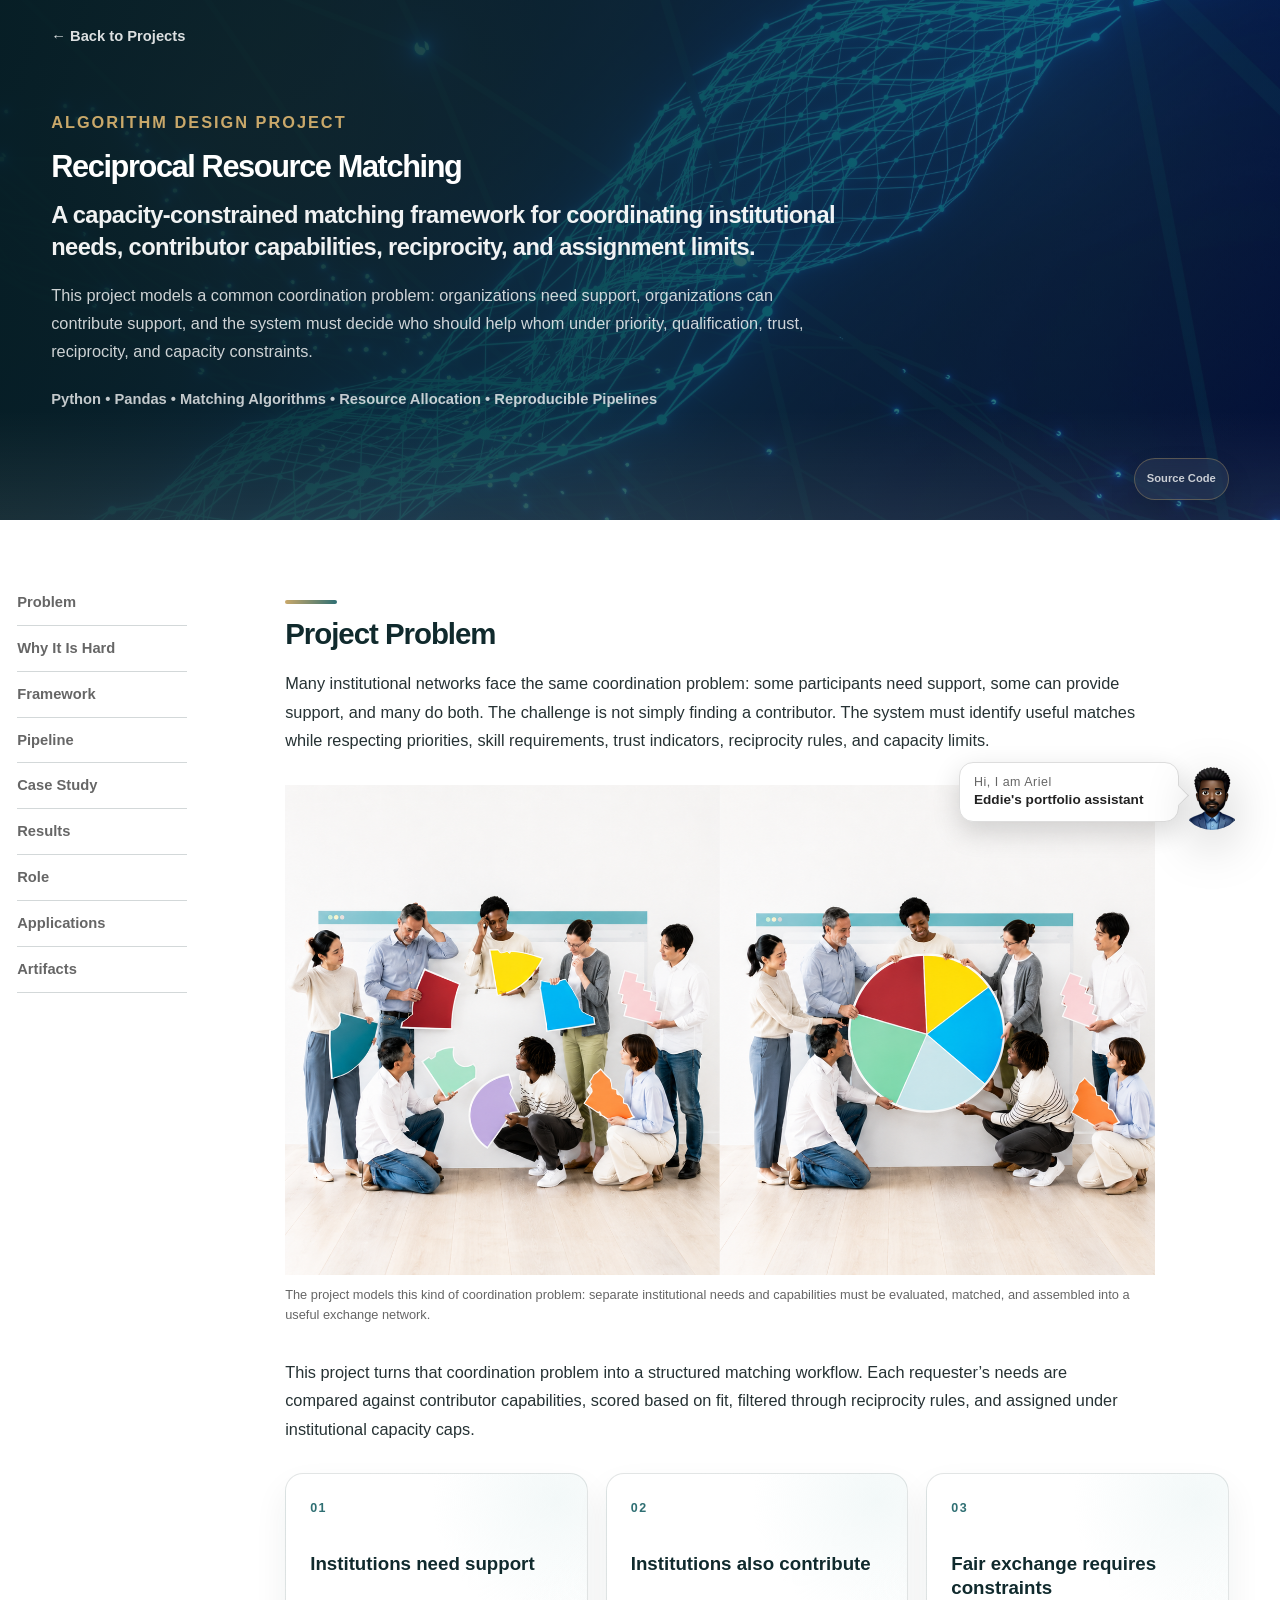
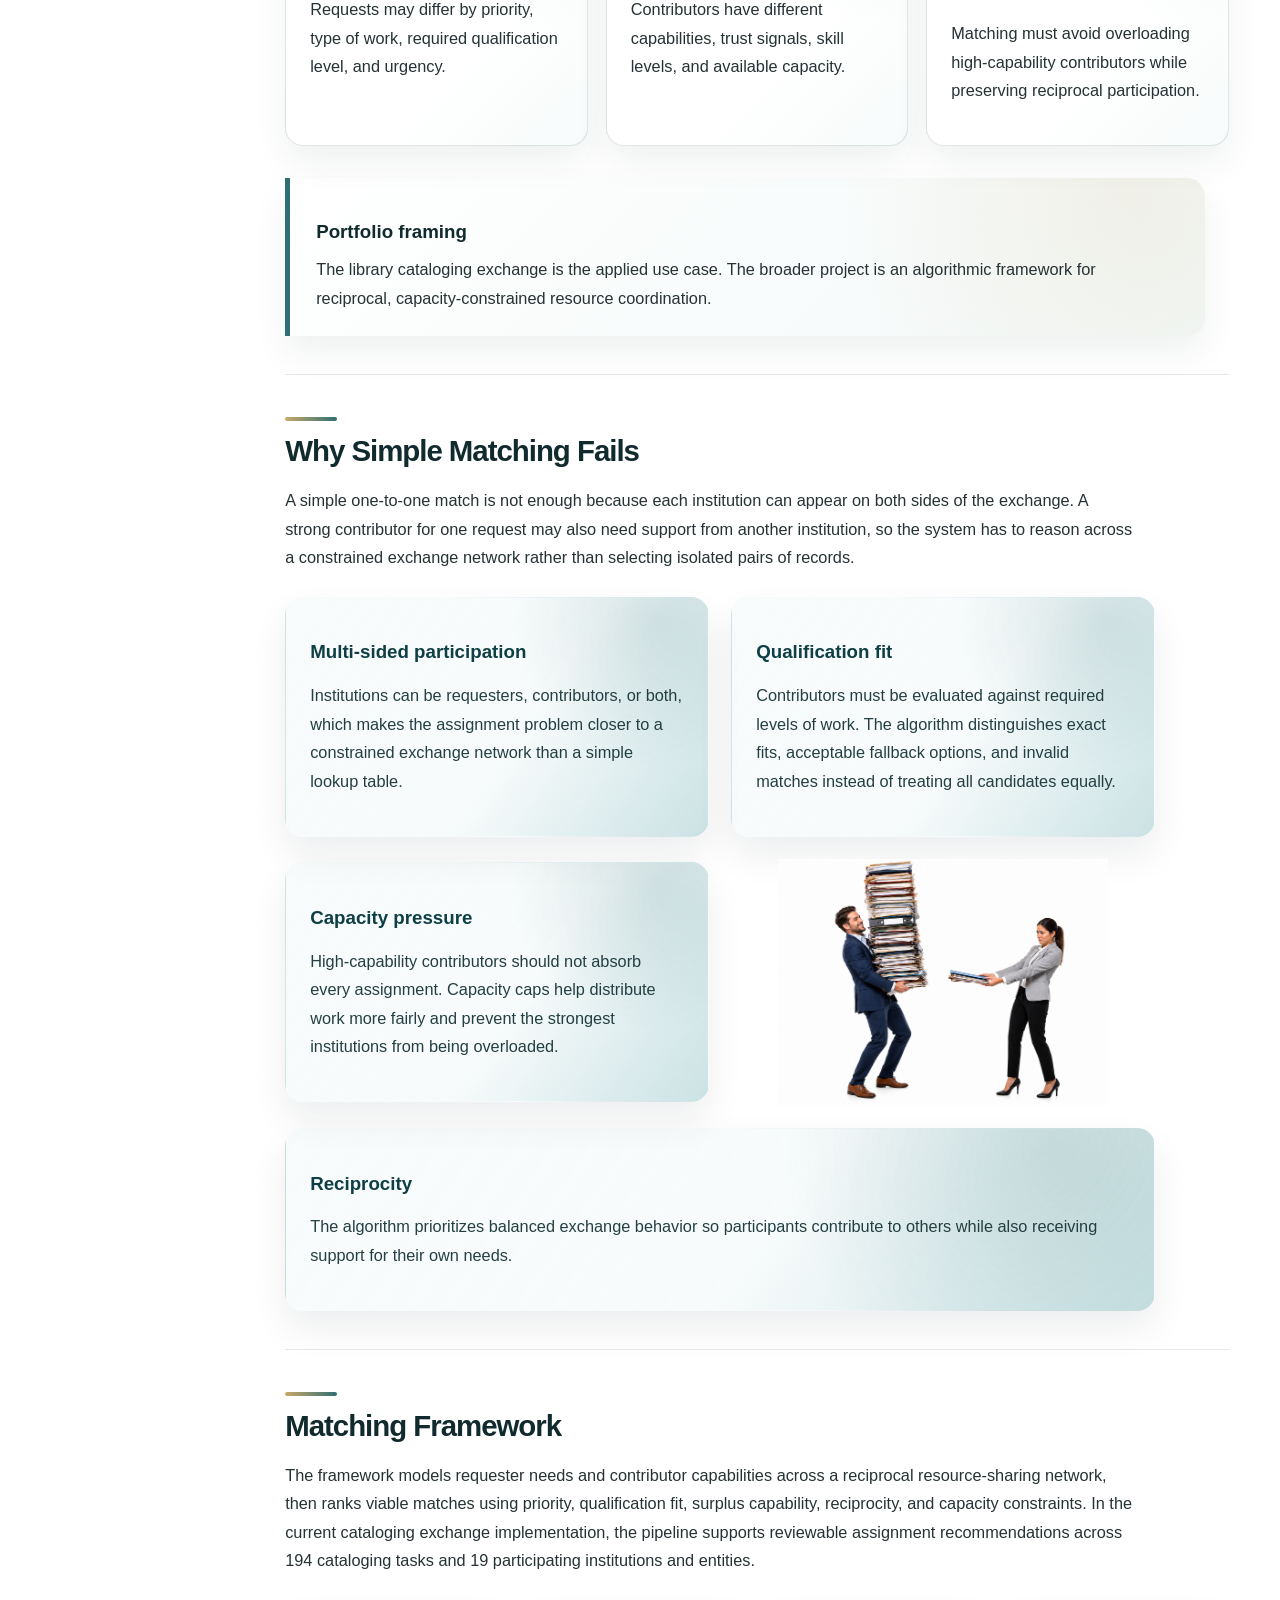
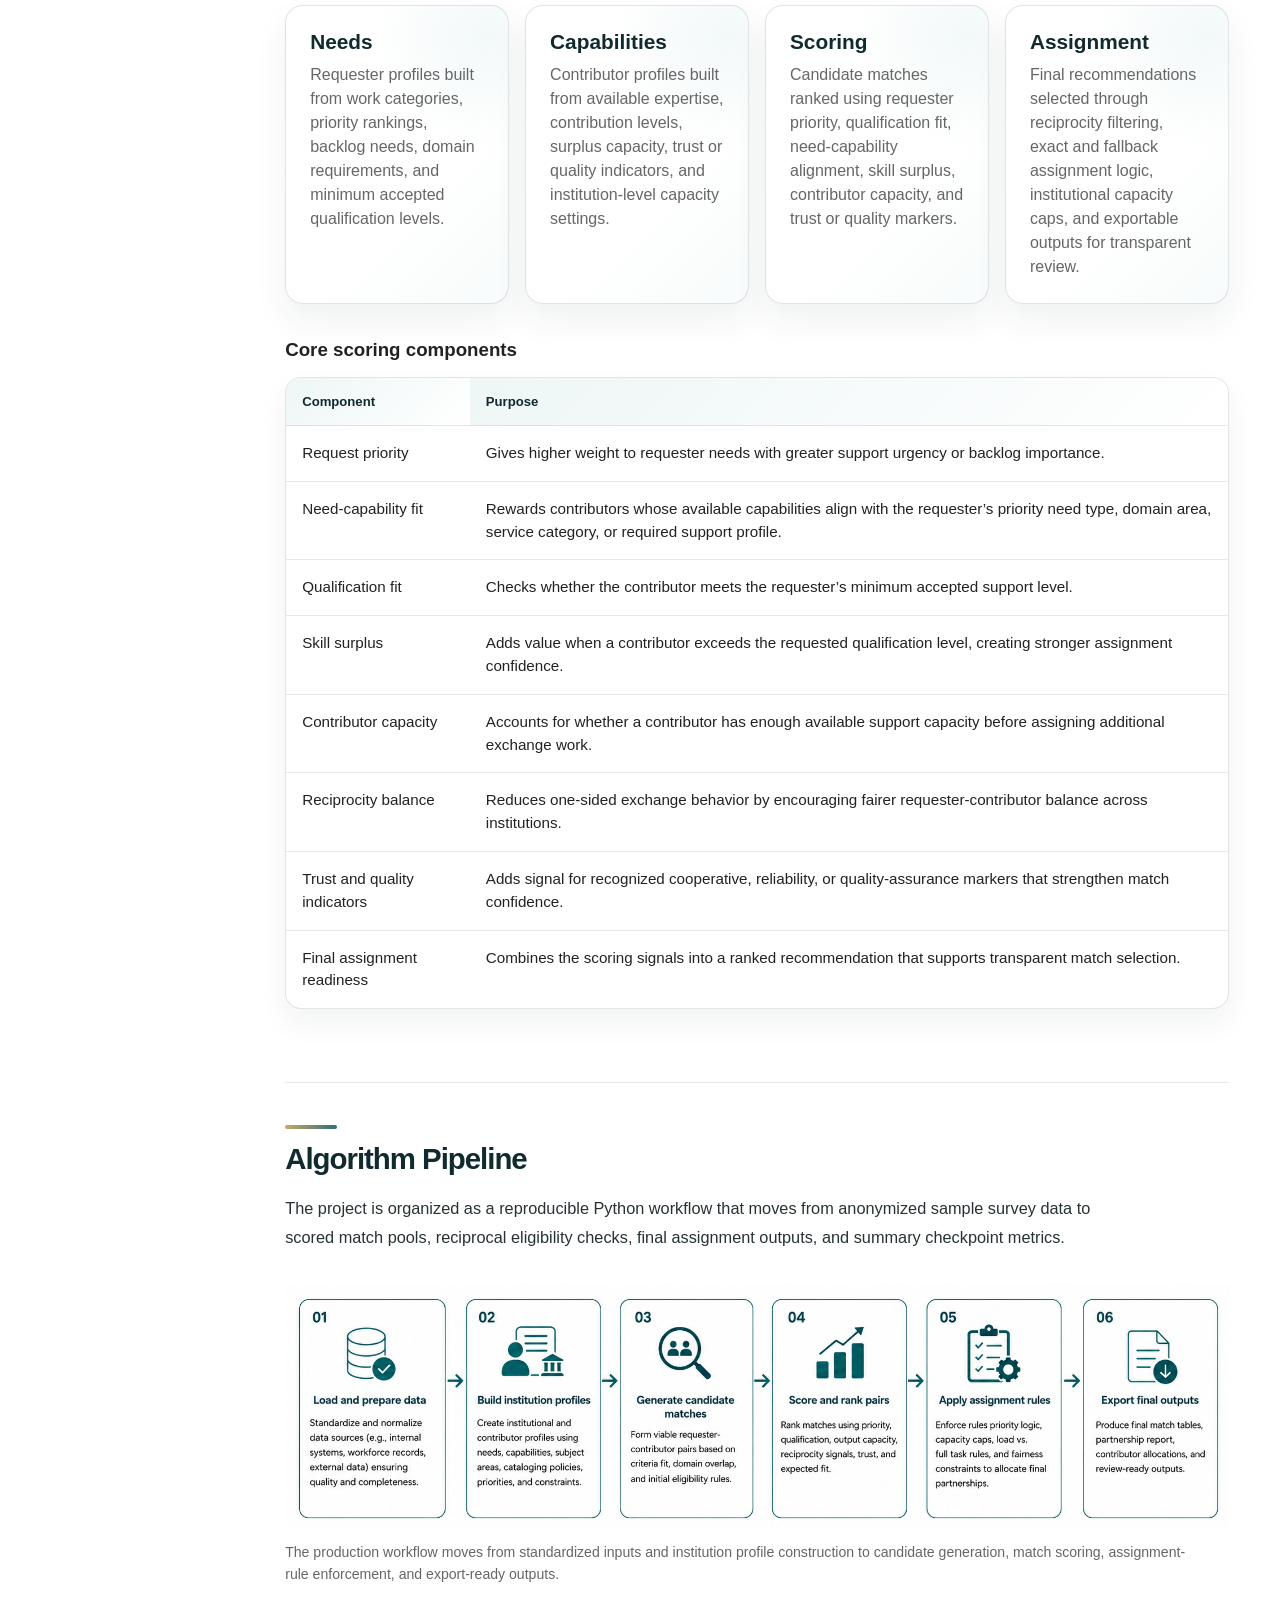
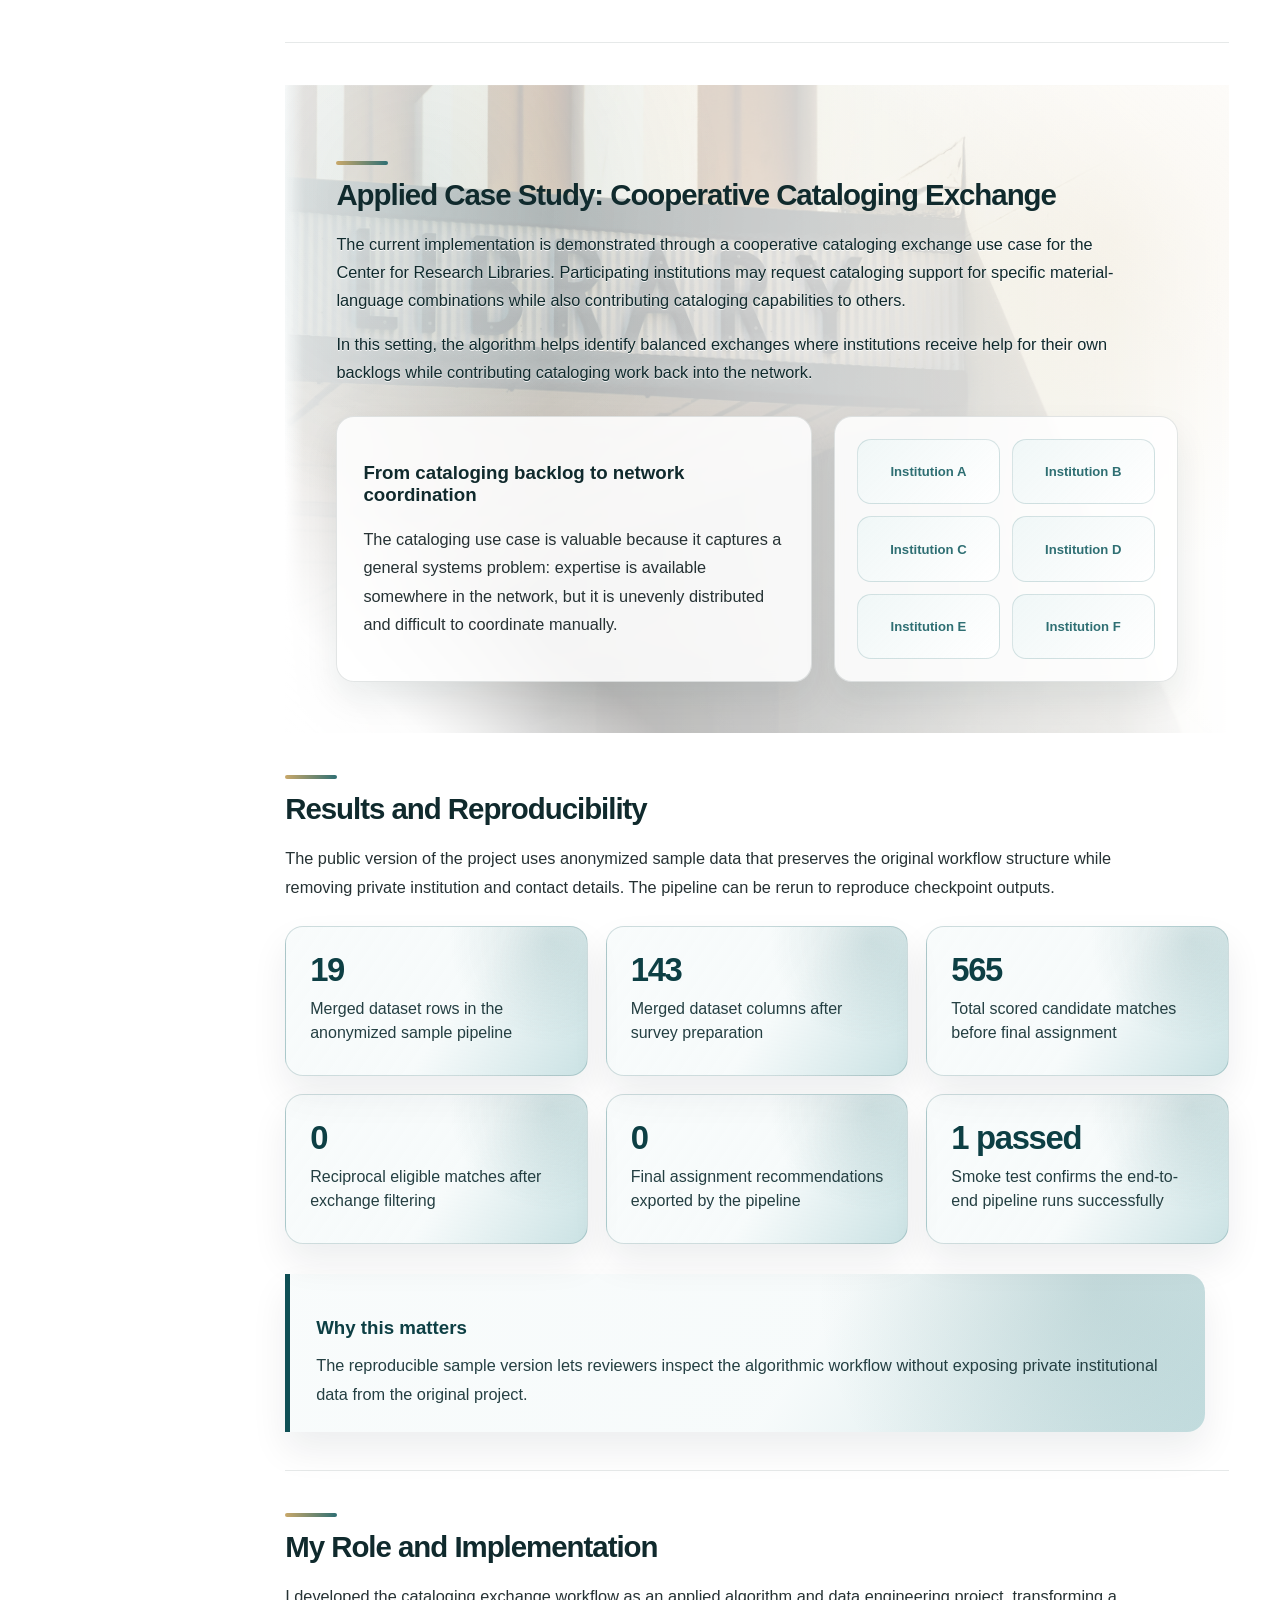
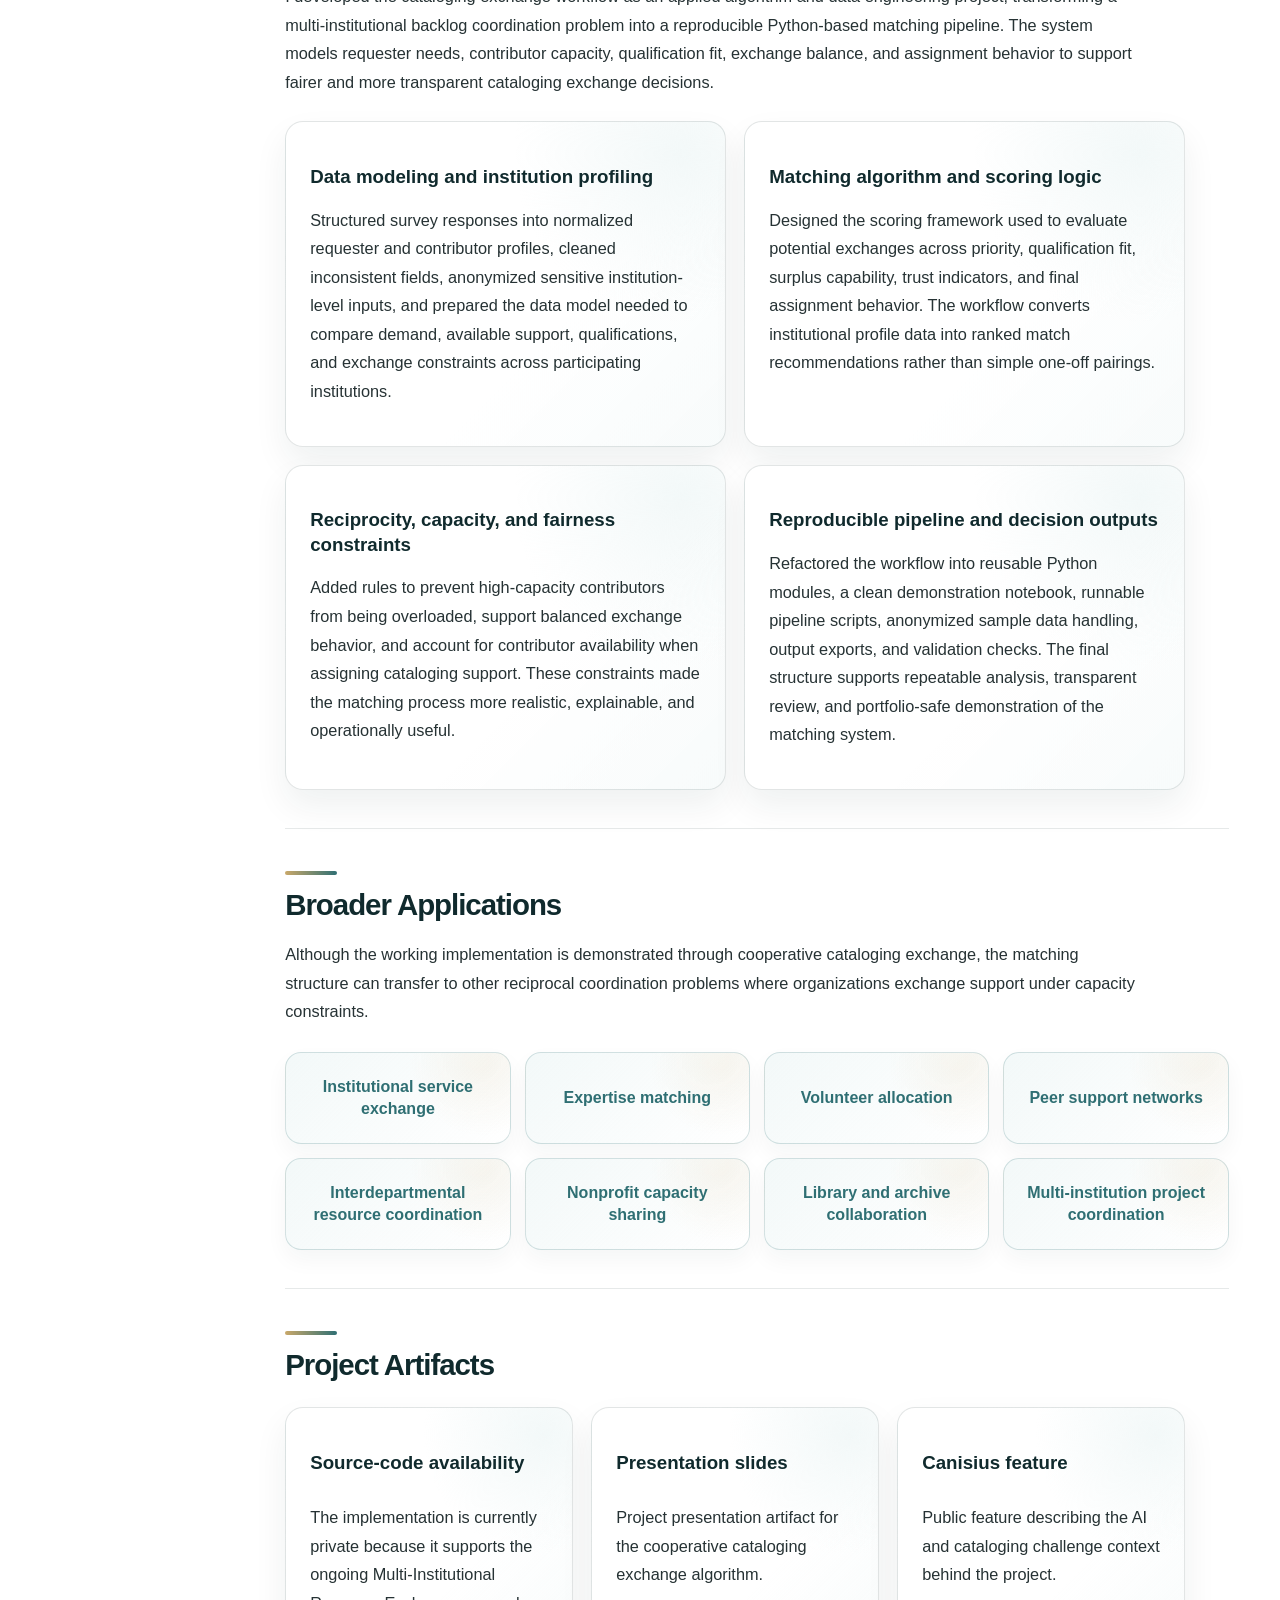
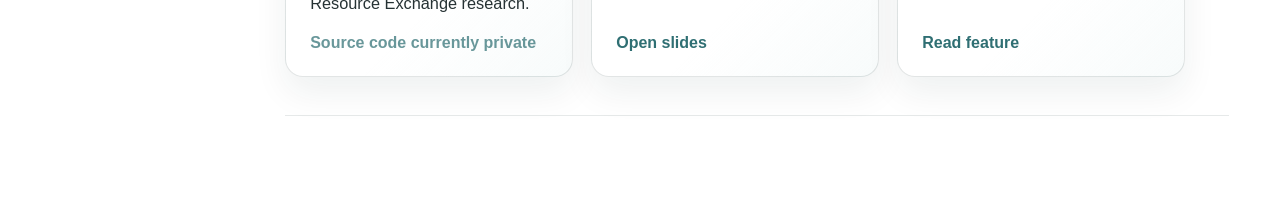
<file: projects/cataloging.html>
<!DOCTYPE html>
<html lang="en">
<head>
  <meta charset="UTF-8" />
  <meta name="viewport" content="width=device-width, initial-scale=1.0" />

  <title>Reciprocal Resource Matching | Eddie Ibokete</title>
  <meta
    name="description"
    content="A capacity-constrained reciprocal resource matching algorithm for coordinating institutional needs, contributor capabilities, reciprocity rules, and assignment limits."
  />

  <link rel="stylesheet" href="../styles.css" />
</head>

<body>
  <main class="detail-page project-case-study resource-page">

    <header class="resource-page-hero">
      <a href="../index.html#projects" class="resource-hero-back">← Back to Projects</a>

      <span
        class="resource-hero-source resource-hero-source-disabled"
        aria-disabled="true"
      >
        Source Code
      </span>

      <div class="resource-page-hero-inner">
        <div class="resource-page-hero-copy">
            <p class="section-label">Algorithm Design Project</p>

            <h1>Reciprocal Resource Matching</h1>

            <h2>
            A capacity-constrained matching framework for coordinating institutional needs,
            contributor capabilities, reciprocity, and assignment limits.
            </h2>

            <p>
            This project models a common coordination problem: organizations need support,
            organizations can contribute support, and the system must decide who should help whom
            under priority, qualification, trust, reciprocity, and capacity constraints.
            </p>

            <p class="detail-tags">
            Python • Pandas • Matching Algorithms • Resource Allocation • Reproducible Pipelines
            </p>
        </div>
        </div>
    </header>

    <div class="resource-body-layout">
      <aside class="resource-page-sidebar">
        <nav class="resource-section-nav" aria-label="Reciprocal Resource Matching page sections">
          <a href="#problem">Problem</a>
          <a href="#why-simple-matching-fails">Why It Is Hard</a>
          <a href="#framework">Framework</a>
          <a href="#pipeline">Pipeline</a>
          <a href="#case-study">Case Study</a>
          <a href="#results">Results</a>
          <a href="#role">Role</a>
          <a href="#applications">Applications</a>
          <a href="#artifacts">Artifacts</a>
        </nav>
      </aside>

      <div class="resource-body-content">

        <section id="problem" class="detail-section">
          <h2>Project Problem</h2>

          <p>
            Many institutional networks face the same coordination problem: some participants
            need support, some can provide support, and many do both. The challenge is not simply
            finding a contributor. The system must identify useful matches while respecting
            priorities, skill requirements, trust indicators, reciprocity rules, and capacity limits.
          </p>


          <figure class="resource-problem-figure">
            <img
                src="../images/projects/resource-matching/resource-bottleneck.png"
                alt="People holding disconnected puzzle pieces before assembling them into a coordinated whole"
            />

          <figcaption>
            The project models this kind of coordination problem: separate institutional needs and capabilities
            must be evaluated, matched, and assembled into a useful exchange network.
          </figcaption>
          </figure>


          <p>
            This project turns that coordination problem into a structured matching workflow. Each
            requester’s needs are compared against contributor capabilities, scored based on fit,
            filtered through reciprocity rules, and assigned under institutional capacity caps.
          </p>

          <div class="resource-problem-grid">
            <article class="resource-problem-card">
              <span class="resource-card-number">01</span>
              <h3>Institutions need support</h3>
              <p>
                Requests may differ by priority, type of work, required qualification level, and urgency.
              </p>
            </article>

            <article class="resource-problem-card">
              <span class="resource-card-number">02</span>
              <h3>Institutions also contribute</h3>
              <p>
                Contributors have different capabilities, trust signals, skill levels, and available capacity.
              </p>
            </article>

            <article class="resource-problem-card">
              <span class="resource-card-number">03</span>
              <h3>Fair exchange requires constraints</h3>
              <p>
                Matching must avoid overloading high-capability contributors while preserving reciprocal participation.
              </p>
            </article>
          </div>

          <div class="evidence-note">
            <h3>Portfolio framing</h3>
            <p>
              The library cataloging exchange is the applied use case. The broader project is an algorithmic
              framework for reciprocal, capacity-constrained resource coordination.
            </p>
          </div>
        </section>

        <section id="why-simple-matching-fails" class="detail-section">
          <h2>Why Simple Matching Fails</h2>

          <p>
            A simple one-to-one match is not enough because each institution can appear on both sides of the exchange. 
            A strong contributor for one request may also need support from another institution, so the system has to 
            reason across a constrained exchange network rather than selecting isolated pairs of records.
          </p>

          <div class="approach-grid resource-challenge-grid">
            <article class="approach-card">
              <h3>Multi-sided participation</h3>
              <p>
                Institutions can be requesters, contributors, or both, which makes the assignment
                problem closer to a constrained exchange network than a simple lookup table.
              </p>
            </article>

            <article class="approach-card">
              <h3>Qualification fit</h3>
              <p>
                Contributors must be evaluated against required levels of work. The algorithm distinguishes 
                exact fits, acceptable fallback options, and invalid matches instead of treating all candidates equally.
              </p>
            </article>

            <article class="approach-card resource-capacity-card">
              <h3>Capacity pressure</h3>
              <p>
                High-capability contributors should not absorb every assignment. Capacity caps help distribute work more 
                fairly and prevent the strongest institutions from being overloaded.
              </p>
            </article>

            <figure class="resource-inline-figure resource-capacity-figure">
              <img
                src="../images/projects/resource-matching/workload-imbalance.png"
                alt="A worker carrying a heavy stack of files while handing over work to someone receiving only a few files, illustrating imbalanced resource sharing"
              />
            </figure>

            <article class="approach-card resource-reciprocity-card">
              <h3>Reciprocity</h3>
              <p>
                The algorithm prioritizes balanced exchange behavior so participants contribute to others
                while also receiving support for their own needs.
              </p>
            </article>
          </div>
        </section>

        <section id="framework" class="detail-section">
          <h2>Matching Framework</h2>

          <p>
            The framework models requester needs and contributor capabilities across a reciprocal
            resource-sharing network, then ranks viable matches using priority, qualification fit,
            surplus capability, reciprocity, and capacity constraints. In the current cataloging
            exchange implementation, the pipeline supports reviewable assignment recommendations
            across 194 cataloging tasks and 19 participating institutions and entities.
          </p>

          <div class="resource-framework-grid">
            <article class="metric-card">
              <span class="metric-value">Needs</span>
              <span class="metric-label">
                Requester profiles built from work categories, priority rankings, backlog needs,
                domain requirements, and minimum accepted qualification levels.
              </span>
            </article>

            <article class="metric-card">
              <span class="metric-value">Capabilities</span>
              <span class="metric-label">
                Contributor profiles built from available expertise, contribution levels, surplus
                capacity, trust or quality indicators, and institution-level capacity settings.
              </span>
            </article>

            <article class="metric-card">
              <span class="metric-value">Scoring</span>
              <span class="metric-label">
                Candidate matches ranked using requester priority, qualification fit, need-capability
                alignment, skill surplus, contributor capacity, and trust or quality markers.
              </span>
            </article>

            <article class="metric-card">
              <span class="metric-value">Assignment</span>
              <span class="metric-label">
                Final recommendations selected through reciprocity filtering, exact and fallback
                assignment logic, institutional capacity caps, and exportable outputs for transparent review.
              </span>
            </article>
          </div>

          <div class="results-table-wrapper resource-table-wrapper">
            <h3>Core scoring components</h3>

            <table class="results-table">
              <thead>
                <tr>
                  <th>Component</th>
                  <th>Purpose</th>
                </tr>
              </thead>
              <tbody>
                <tr>
                  <td>Request priority</td>
                  <td>Gives higher weight to requester needs with greater support urgency or backlog importance.</td>
                </tr>
                <tr>
                  <td>Need-capability fit</td>
                  <td>Rewards contributors whose available capabilities align with the requester’s priority need type, domain area, service category, or required support profile.</td>
                </tr>
                <tr>
                  <td>Qualification fit</td>
                  <td>Checks whether the contributor meets the requester’s minimum accepted support level.</td>
                </tr>
                <tr>
                  <td>Skill surplus</td>
                  <td>Adds value when a contributor exceeds the requested qualification level, creating stronger assignment confidence.</td>
                </tr>
                <tr>
                  <td>Contributor capacity</td>
                  <td>Accounts for whether a contributor has enough available support capacity before assigning additional exchange work.</td>
                </tr>
                <tr>
                  <td>Reciprocity balance</td>
                  <td>Reduces one-sided exchange behavior by encouraging fairer requester-contributor balance across institutions.</td>
                </tr>
                <tr>
                  <td>Trust and quality indicators</td>
                  <td>Adds signal for recognized cooperative, reliability, or quality-assurance markers that strengthen match confidence.</td>
                </tr>
                <tr>
                  <td>Final assignment readiness</td>
                  <td>Combines the scoring signals into a ranked recommendation that supports transparent match selection.</td>
                </tr>
              </tbody>
            </table>
          </div>
        </section>

        <section id="pipeline" class="detail-section">
          <h2>Algorithm Pipeline</h2>

          <p>
            The project is organized as a reproducible Python workflow that moves from anonymized
            sample survey data to scored match pools, reciprocal eligibility checks, final assignment
            outputs, and summary checkpoint metrics.
          </p>

          <figure class="resource-pipeline-figure">
            <a
              href="../images/projects/resource-matching/resource-matching-pipeline.png"
              target="_blank"
              rel="noopener noreferrer"
              aria-label="Open full-size reciprocal resource matching pipeline image in a new tab"
            >
              <img
                src="../images/projects/resource-matching/resource-matching-pipeline.png"
                alt="Six-step reciprocal resource matching pipeline showing data preparation, institution profiles, candidate generation, scoring, assignment rules, and final output export"
              />
            </a>

            <figcaption>
              The production workflow moves from standardized inputs and institution profile construction
              to candidate generation, match scoring, assignment-rule enforcement, and export-ready outputs.
            </figcaption>
          </figure>
        </section>

        <section id="case-study" class="detail-section resource-case-section">
          <h2>Applied Case Study: Cooperative Cataloging Exchange</h2>

          <p>
            The current implementation is demonstrated through a cooperative cataloging exchange
            use case for the Center for Research Libraries. Participating institutions may request
            cataloging support for specific material-language combinations while also contributing
            cataloging capabilities to others.
          </p>

          <p>
            In this setting, the algorithm helps identify balanced exchanges where institutions receive
            help for their own backlogs while contributing cataloging work back into the network.
          </p>

          <div class="resource-case-study">
            <div class="resource-case-copy">
              <h3>From cataloging backlog to network coordination</h3>
              <p>
                The cataloging use case is valuable because it captures a general systems problem:
                expertise is available somewhere in the network, but it is unevenly distributed and
                difficult to coordinate manually.
              </p>
            </div>

            <div class="resource-case-network" aria-label="Example exchange chain">
              <span>Institution A</span>
              <span>Institution B</span>
              <span>Institution C</span>
              <span>Institution D</span>
              <span>Institution E</span>
              <span>Institution F</span>
            </div>
          </div>
        </section>

        <section id="results" class="detail-section">
          <h2>Results and Reproducibility</h2>

          <p>
            The public version of the project uses anonymized sample data that preserves the original
            workflow structure while removing private institution and contact details. The pipeline can
            be rerun to reproduce checkpoint outputs.
          </p>

          <div class="metrics-grid resource-metrics-grid">
            <article class="metric-card">
              <span class="metric-value">19</span>
              <span class="metric-label">Merged dataset rows in the anonymized sample pipeline</span>
            </article>

            <article class="metric-card">
              <span class="metric-value">143</span>
              <span class="metric-label">Merged dataset columns after survey preparation</span>
            </article>

            <article class="metric-card">
              <span class="metric-value">565</span>
              <span class="metric-label">Total scored candidate matches before final assignment</span>
            </article>

            <article class="metric-card">
              <span class="metric-value resource-metric-count" data-resource-target="546">0</span>
              <span class="metric-label">Reciprocal eligible matches after exchange filtering</span>
            </article>

            <article class="metric-card">
              <span class="metric-value resource-metric-count" data-resource-target="31">0</span>
              <span class="metric-label">Final assignment recommendations exported by the pipeline</span>
            </article>

            <article class="metric-card">
              <span class="metric-value">1 passed</span>
              <span class="metric-label">Smoke test confirms the end-to-end pipeline runs successfully</span>
            </article>
          </div>

          <div class="evidence-note">
            <h3>Why this matters</h3>
            <p>
              The reproducible sample version lets reviewers inspect the algorithmic workflow without
              exposing private institutional data from the original project.
            </p>
          </div>
        </section>

        <section id="role" class="detail-section">
          <h2>My Role and Implementation</h2>

          <p>
            I developed the cataloging exchange workflow as an applied algorithm and data engineering project, 
            transforming a multi-institutional backlog coordination problem into a reproducible Python-based 
            matching pipeline. The system models requester needs, contributor capacity, qualification fit, 
            exchange balance, and assignment behavior to support fairer and more transparent cataloging exchange decisions.
          </p>

          <div class="contribution-grid">
            <article class="contribution-card">
              <h3>Data modeling and institution profiling</h3>
              <p>
                Structured survey responses into normalized requester and contributor profiles, cleaned inconsistent fields, 
                anonymized sensitive institution-level inputs, and prepared the data model needed to compare demand, available 
                support, qualifications, and exchange constraints across participating institutions.
              </p>
            </article>

            <article class="contribution-card">
              <h3>Matching algorithm and scoring logic</h3>
              <p>
                Designed the scoring framework used to evaluate potential exchanges across priority, qualification fit, 
                surplus capability, trust indicators, and final assignment behavior. The workflow converts institutional 
                profile data into ranked match recommendations rather than simple one-off pairings.
              </p>
            </article>

            <article class="contribution-card">
              <h3>Reciprocity, capacity, and fairness constraints</h3>
              <p>
                Added rules to prevent high-capacity contributors from being overloaded, support balanced exchange behavior, 
                and account for contributor availability when assigning cataloging support. These constraints made the matching 
                process more realistic, explainable, and operationally useful.
              </p>
            </article>

            <article class="contribution-card">
              <h3>Reproducible pipeline and decision outputs</h3>
              <p>
                Refactored the workflow into reusable Python modules, a clean demonstration notebook, runnable pipeline scripts, 
                anonymized sample data handling, output exports, and validation checks. The final structure supports repeatable 
                analysis, transparent review, and portfolio-safe demonstration of the matching system.
              </p>
            </article>
          </div>
        </section>

        <section id="applications" class="detail-section">
          <h2>Broader Applications</h2>

          <p>
            Although the working implementation is demonstrated through cooperative cataloging exchange,
            the matching structure can transfer to other reciprocal coordination problems where organizations
            exchange support under capacity constraints.
          </p>

          <div class="resource-application-grid">
            <article>Institutional service exchange</article>
            <article>Expertise matching</article>
            <article>Volunteer allocation</article>
            <article>Peer support networks</article>
            <article>Interdepartmental resource coordination</article>
            <article>Nonprofit capacity sharing</article>
            <article>Library and archive collaboration</article>
            <article>Multi-institution project coordination</article>
          </div>
        </section>

        <section id="artifacts" class="detail-section">
          <h2>Project Artifacts</h2>

          <div class="artifact-grid">
            <article class="artifact-card">
              <h3>Source-code availability</h3>
              <p>
                The implementation is currently private because it supports the ongoing
                Multi-Institutional Resource Exchange research.
              </p>
              <span class="resource-artifact-link resource-artifact-link-disabled" aria-disabled="true">
                Source code currently private
              </span>
            </article>

            <article class="artifact-card">
              <h3>Presentation slides</h3>
              <p>
                Project presentation artifact for the cooperative cataloging exchange algorithm.
              </p>
              <a
                href="../files/presentations/Cooperative-Cataloging-Exchange-Algorithm.pdf"
                class="resource-artifact-link"
                target="_blank"
                rel="noopener noreferrer"
              >
                Open slides
              </a>
            </article>

            <article class="artifact-card">
              <h3>Canisius feature</h3>
              <p>
                Public feature describing the AI and cataloging challenge context behind the project.
              </p>
              <a
                href="https://www.canisius.edu/news/ai-solutions-cataloging-challenges"
                class="resource-artifact-link"
                target="_blank"
                rel="noopener noreferrer"
              >
                Read feature
              </a>
            </article>
          </div>
        </section>

      </div>
    </div>
  </main>

  <script src="../scripts/resource-metrics.js"></script>
  <script src="../scripts/assistant.js"></script>
</body>
</html>
</file>
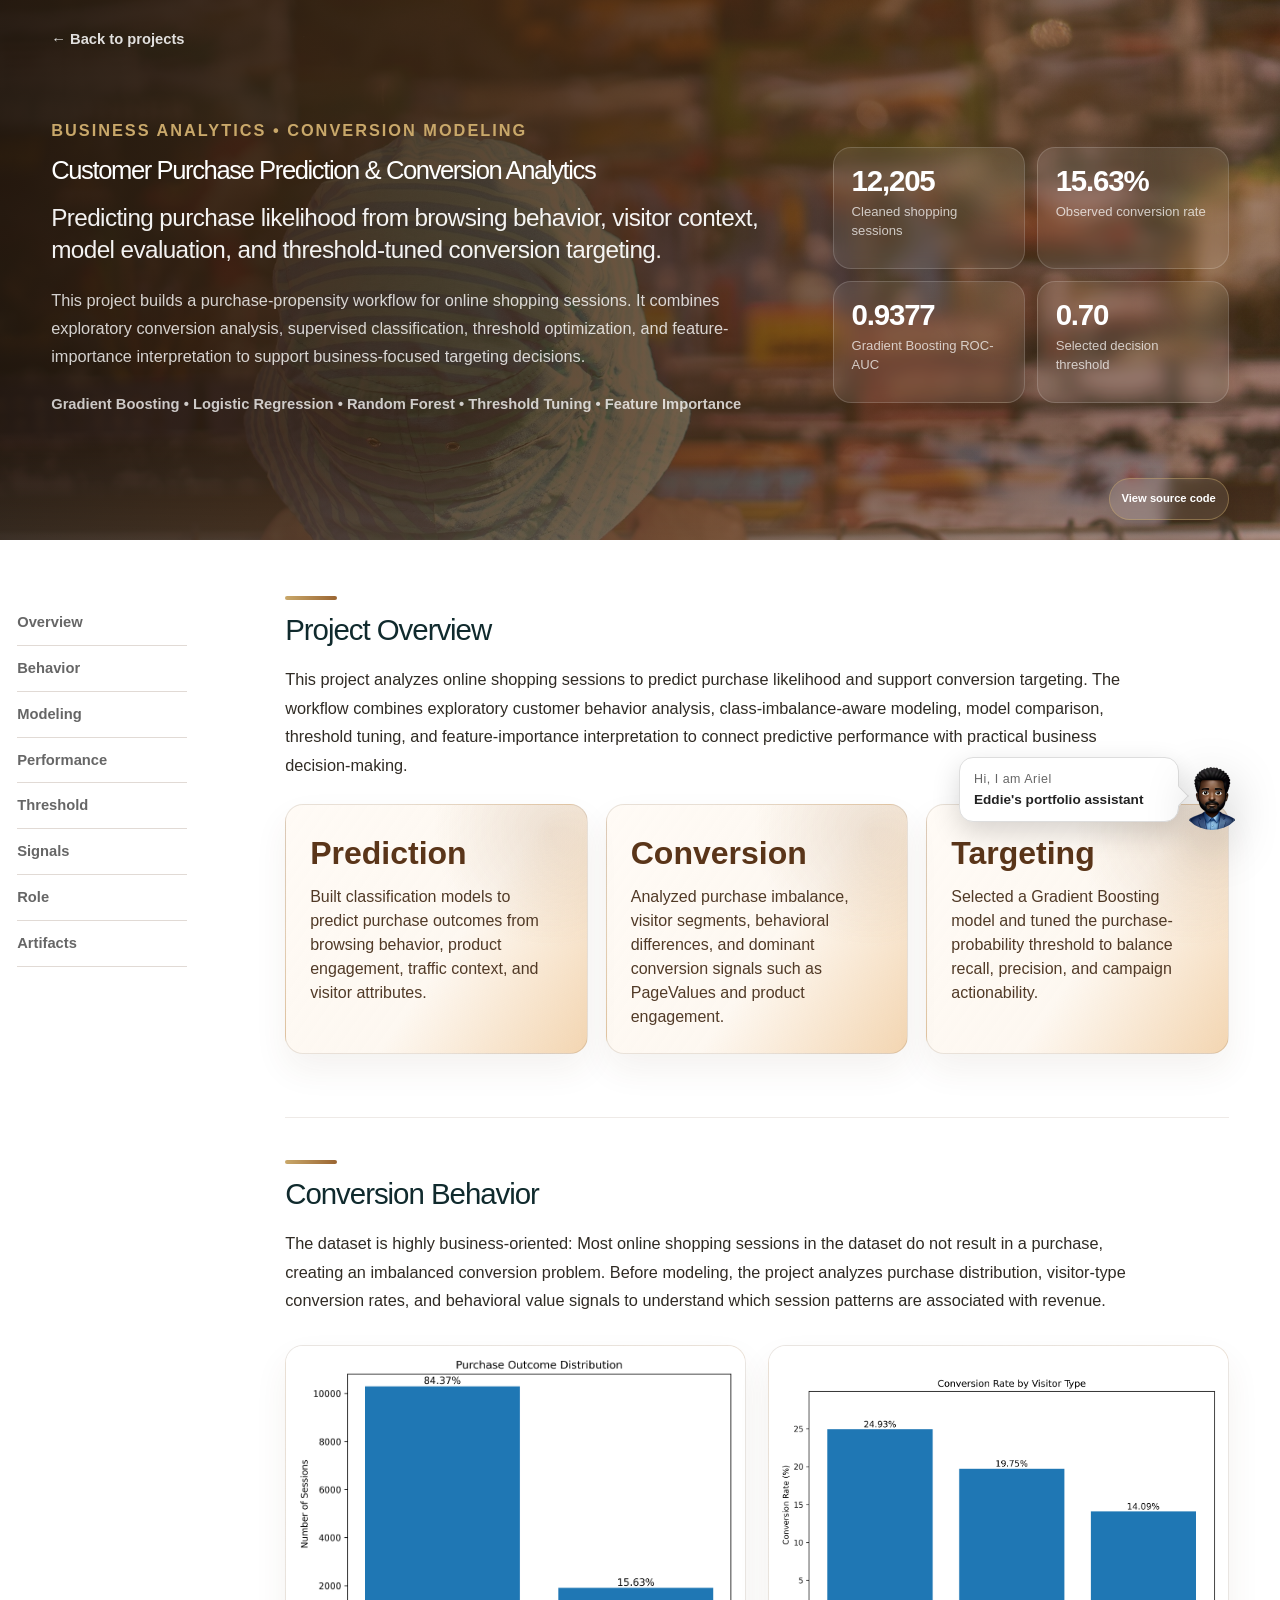
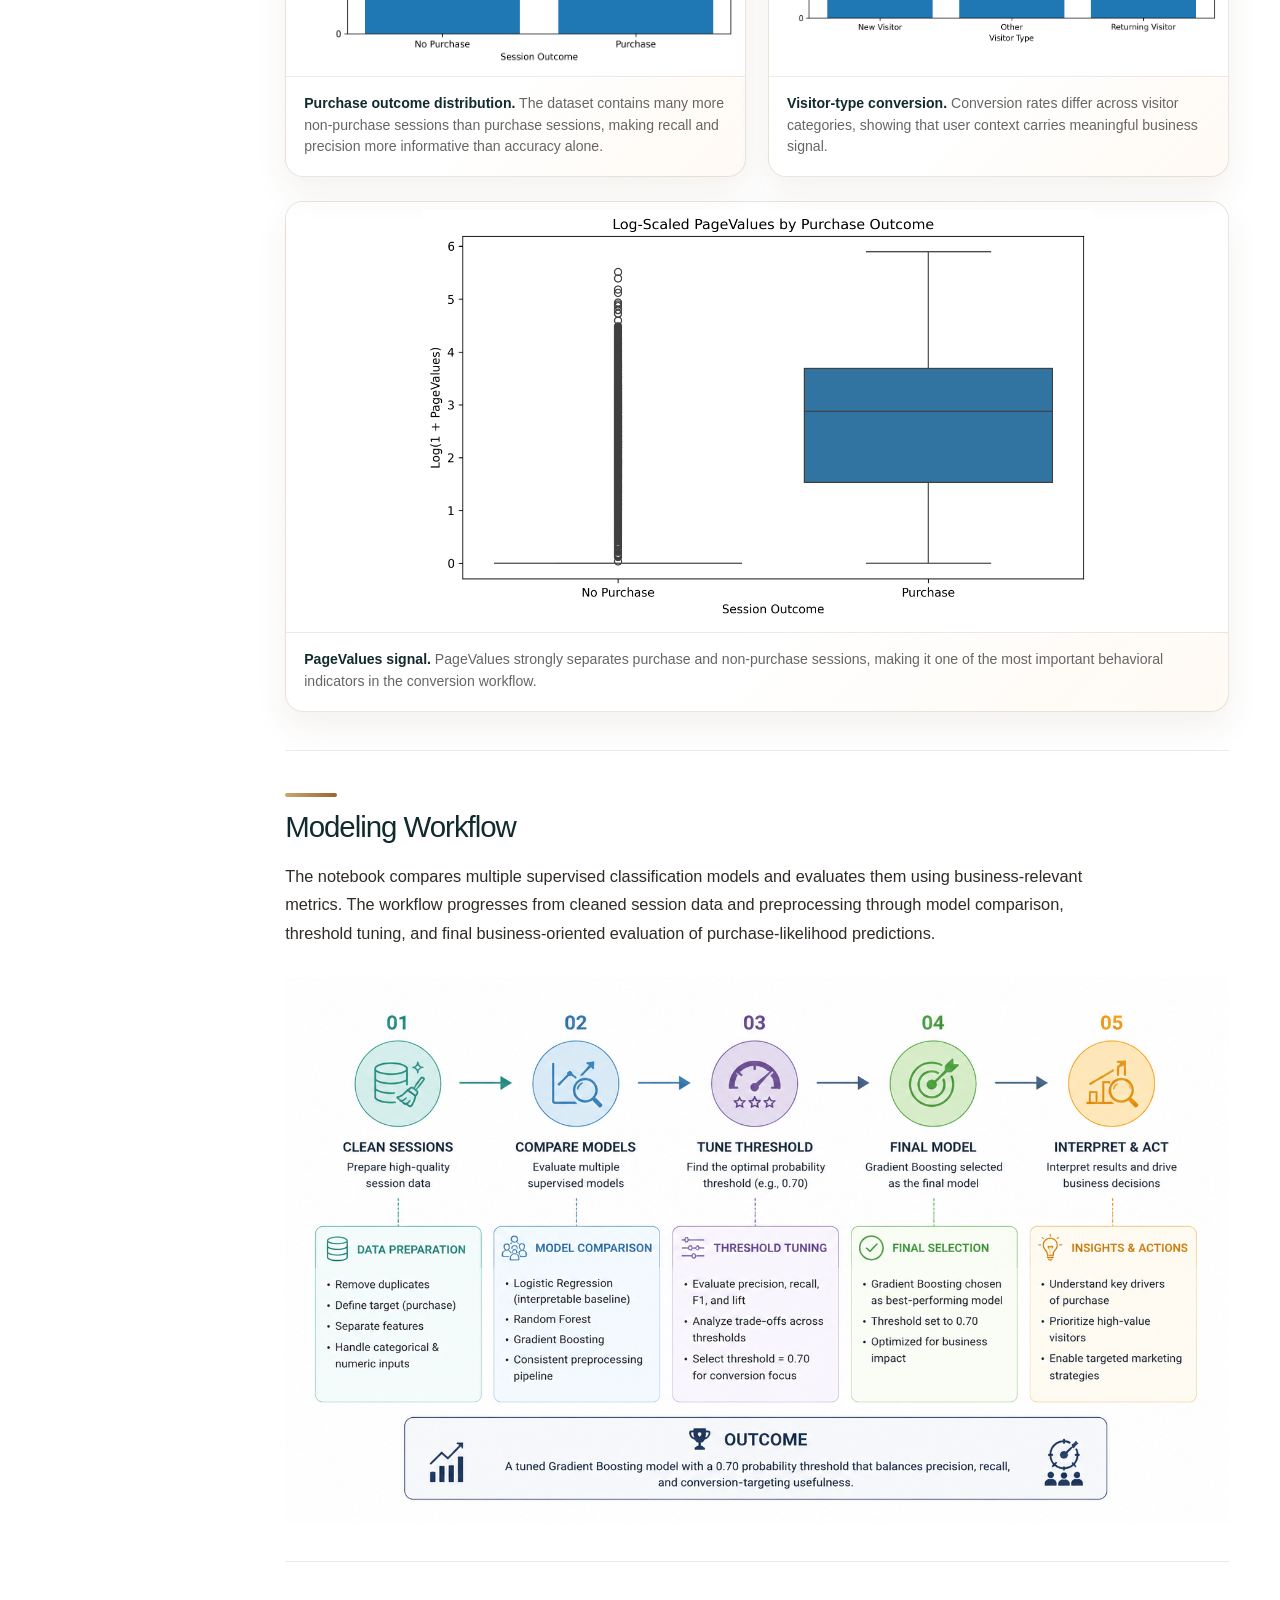
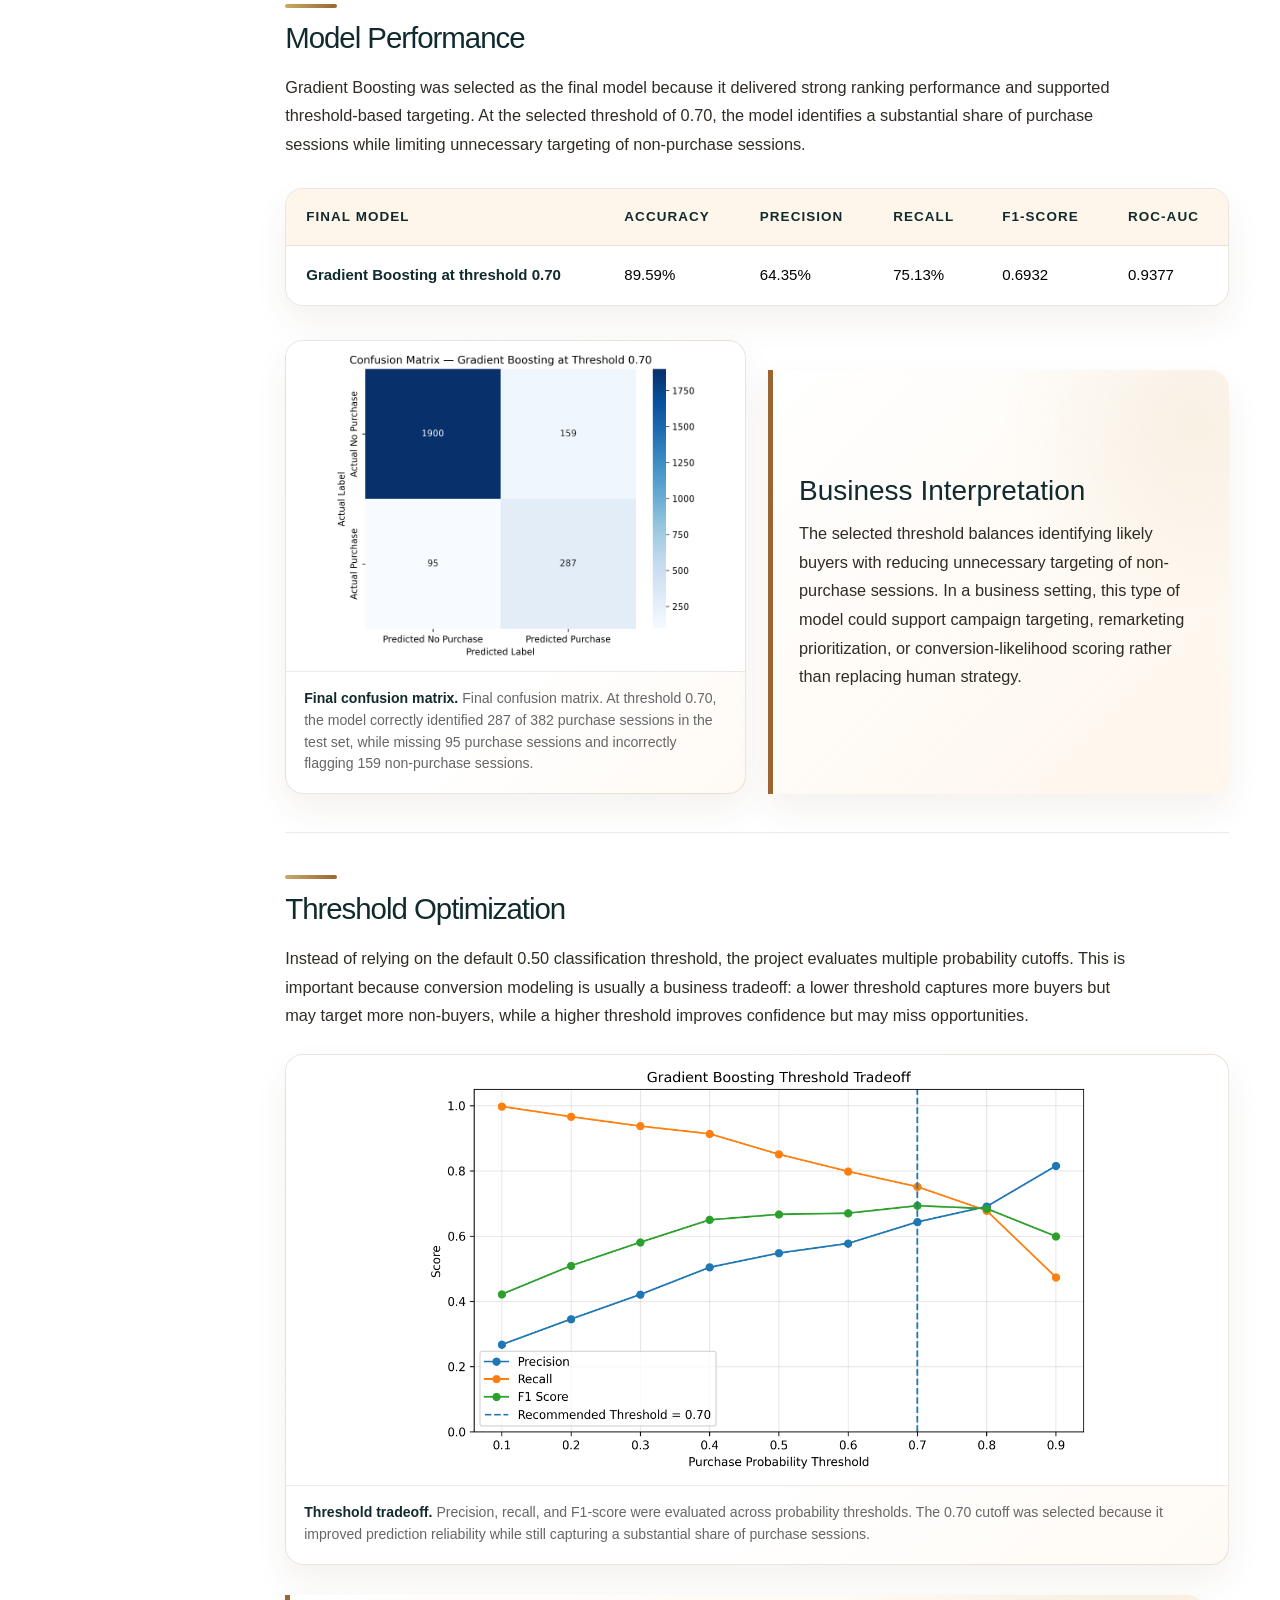
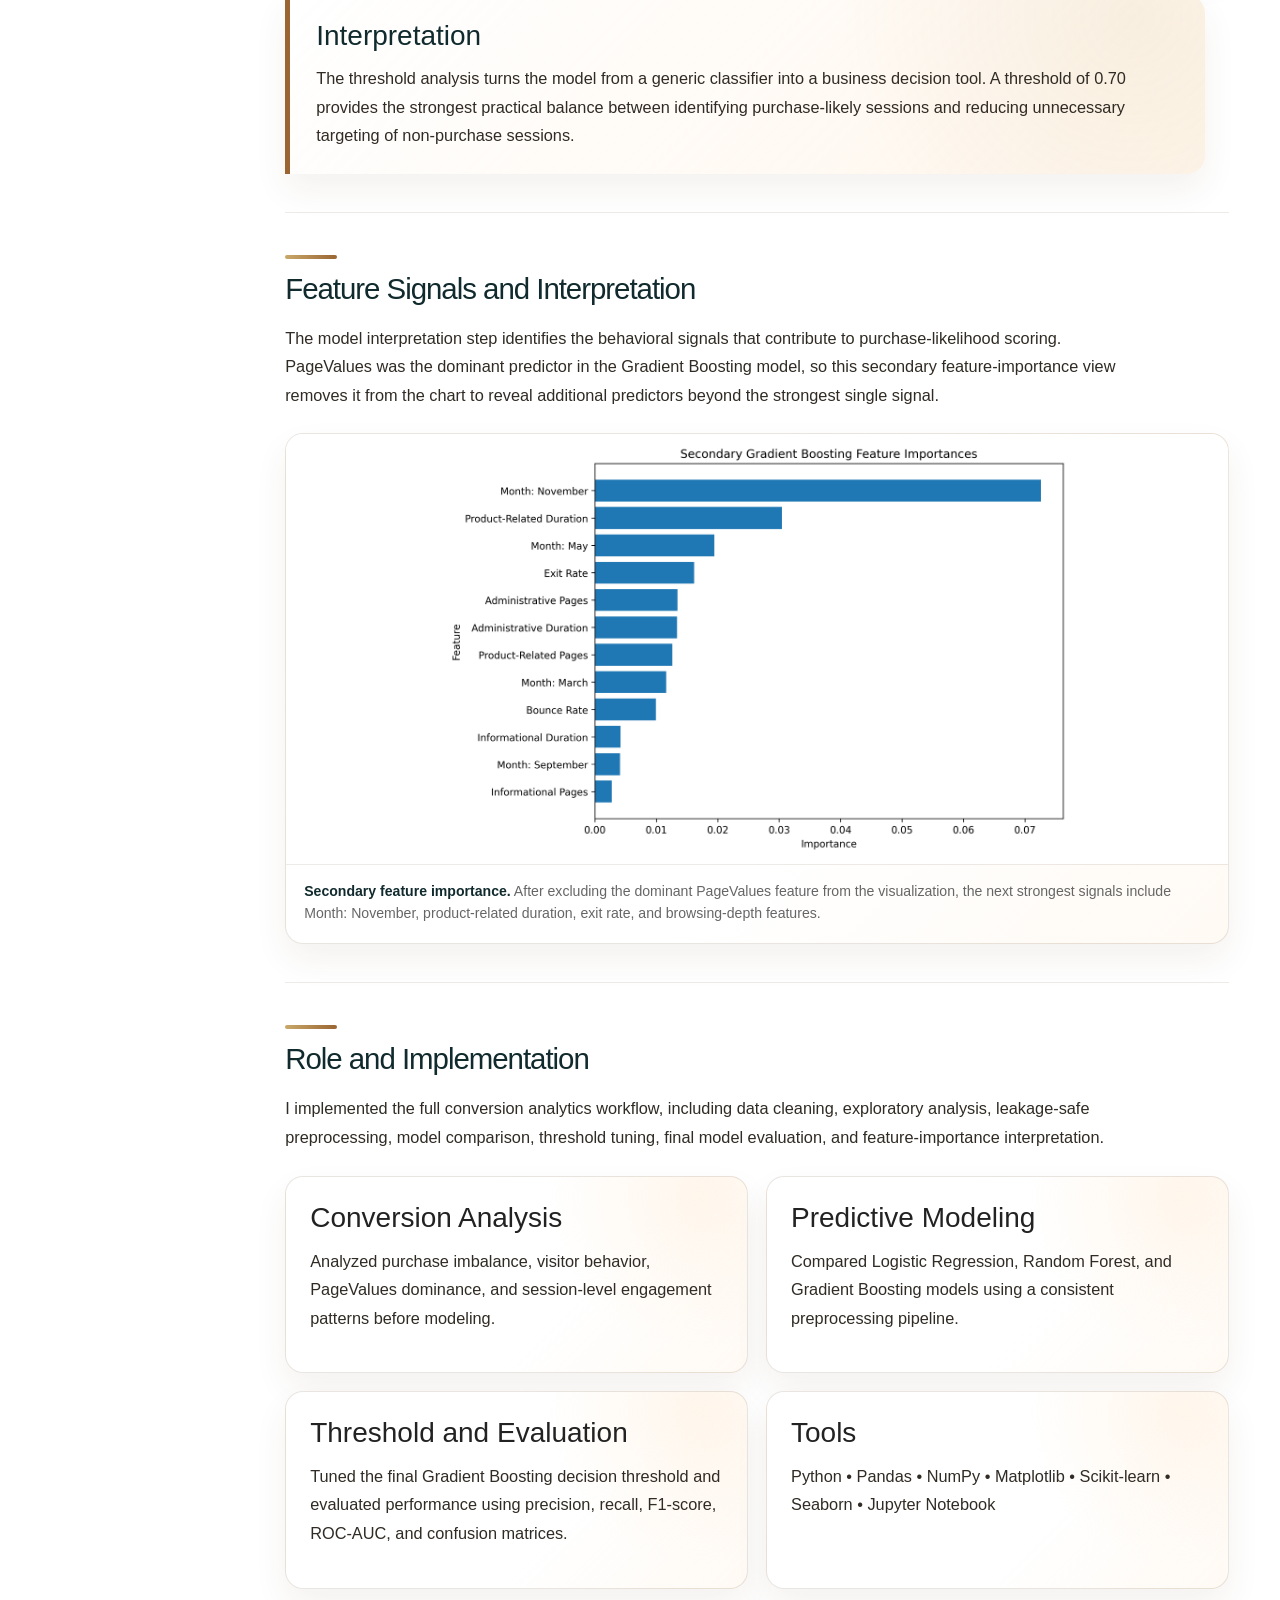
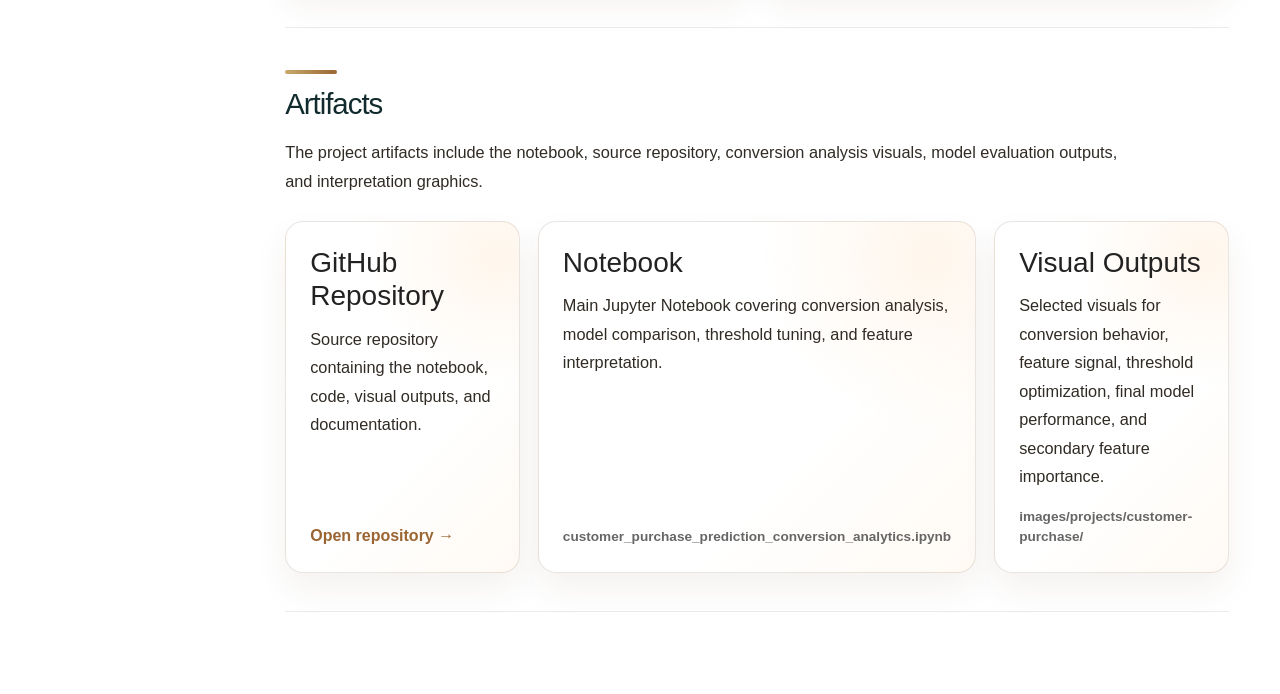
<file: projects/customer-purchase.html>
<!DOCTYPE html>
<html lang="en">
<head>
  <meta charset="UTF-8" />
  <meta name="viewport" content="width=device-width, initial-scale=1.0" />

  <title>Customer Purchase Prediction & Conversion Analytics | Edidiong David Ibokete</title>

  <link href="https://cdn.jsdelivr.net/npm/bootstrap@5.3.3/dist/css/bootstrap.min.css" rel="stylesheet">
  <link rel="stylesheet" href="https://cdn.jsdelivr.net/npm/bootstrap-icons@1.11.3/font/bootstrap-icons.min.css">
  <link rel="stylesheet" href="../styles.css">
</head>

<body class="customer-purchase-page">
  <main class="detail-page customer-purchase-detail-page">
    <section class="customer-purchase-page-hero" aria-label="Customer Purchase Prediction and Conversion Analytics project hero">
      <a href="../index.html#projects" class="customer-purchase-hero-back">← Back to projects</a>

      <a
        href="https://github.com/Eddy-bok/customer-purchase-prediction-conversion-analytics.git"
        class="customer-purchase-hero-source"
        target="_blank"
        rel="noopener noreferrer"
      >
        View source code
      </a>

      <div class="customer-purchase-page-hero-inner">
        <div class="customer-purchase-page-hero-copy">
          <p class="section-label">Business Analytics • Conversion Modeling</p>

          <h1>Customer Purchase Prediction & Conversion Analytics</h1>

          <h2>
            Predicting purchase likelihood from browsing behavior, visitor context,
            model evaluation, and threshold-tuned conversion targeting.
          </h2>

          <p>
            This project builds a purchase-propensity workflow for online shopping sessions.
            It combines exploratory conversion analysis, supervised classification,
            threshold optimization, and feature-importance interpretation to support
            business-focused targeting decisions.
          </p>

          <p class="detail-tags">
            Gradient Boosting • Logistic Regression • Random Forest • Threshold Tuning • Feature Importance
          </p>
        </div>

        <div class="customer-purchase-hero-metrics" aria-label="Customer purchase project highlights">
          <article class="customer-purchase-hero-metric">
            <span class="customer-purchase-hero-metric-value">12,205</span>
            <span class="customer-purchase-hero-metric-label">Cleaned shopping sessions</span>
          </article>

          <article class="customer-purchase-hero-metric">
            <span class="customer-purchase-hero-metric-value">15.63%</span>
            <span class="customer-purchase-hero-metric-label">Observed conversion rate</span>
          </article>

          <article class="customer-purchase-hero-metric">
            <span class="customer-purchase-hero-metric-value">0.9377</span>
            <span class="customer-purchase-hero-metric-label">Gradient Boosting ROC-AUC</span>
          </article>

          <article class="customer-purchase-hero-metric">
            <span class="customer-purchase-hero-metric-value">0.70</span>
            <span class="customer-purchase-hero-metric-label">Selected decision threshold</span>
          </article>
        </div>
      </div>
    </section>

    <div class="customer-purchase-body-layout">
      <aside class="customer-purchase-page-sidebar" aria-label="Customer Purchase project section navigation">
        <nav class="customer-purchase-section-nav">
          <a href="#overview">Overview</a>
          <a href="#behavior">Behavior</a>
          <a href="#modeling">Modeling</a>
          <a href="#performance">Performance</a>
          <a href="#threshold">Threshold</a>
          <a href="#signals">Signals</a>
          <a href="#role">Role</a>
          <a href="#artifacts">Artifacts</a>
        </nav>
      </aside>

      <div class="customer-purchase-body-content">
        <section id="overview" class="detail-section">
          <h2>Project Overview</h2>

          <p>
            This project analyzes online shopping sessions to predict purchase likelihood and support conversion targeting. 
            The workflow combines exploratory customer behavior analysis, class-imbalance-aware modeling, model comparison, 
            threshold tuning, and feature-importance interpretation to connect predictive performance with practical business decision-making.
          </p>

          <div class="metrics-grid customer-purchase-summary-grid">
            <article class="metric-card">
              <span class="metric-value">Prediction</span>
              <span class="metric-label">
                Built classification models to predict purchase outcomes from browsing behavior, product engagement, traffic context, and visitor attributes.
              </span>
            </article>

            <article class="metric-card">
              <span class="metric-value">Conversion</span>
              <span class="metric-label">
                Analyzed purchase imbalance, visitor segments, behavioral differences, and dominant conversion signals such as PageValues and product engagement.
              </span>
            </article>

            <article class="metric-card">
              <span class="metric-value">Targeting</span>
              <span class="metric-label">
                Selected a Gradient Boosting model and tuned the purchase-probability threshold to balance recall, precision, and campaign actionability.
              </span>
            </article>
          </div>
        </section>

        <section id="behavior" class="detail-section">
          <h2>Conversion Behavior</h2>

          <p>
            The dataset is highly business-oriented: Most online shopping sessions in the dataset do not result in a purchase, 
            creating an imbalanced conversion problem. Before modeling, the project analyzes purchase distribution, 
            visitor-type conversion rates, and behavioral value signals to understand which session patterns are associated with revenue.
          </p>

          <div class="customer-purchase-visual-grid">
            <figure class="customer-purchase-visual-card">
              <a
                href="../images/projects/customer-purchase/purchase_outcome_distribution.png"
                target="_blank"
                rel="noopener noreferrer"
                aria-label="Open full-size purchase outcome distribution chart in a new tab"
              >
                <img
                  src="../images/projects/customer-purchase/purchase_outcome_distribution.png"
                  alt="Purchase outcome distribution showing purchase and non-purchase sessions"
                />
              </a>
              <figcaption>
                <strong>Purchase outcome distribution.</strong> The dataset contains many more
                non-purchase sessions than purchase sessions, making recall and precision more
                informative than accuracy alone.
              </figcaption>
            </figure>

            <figure class="customer-purchase-visual-card">
              <a
                href="../images/projects/customer-purchase/conversion_rate_by_visitor_type.png"
                target="_blank"
                rel="noopener noreferrer"
                aria-label="Open full-size conversion rate by visitor type chart in a new tab"
              >
                <img
                  src="../images/projects/customer-purchase/conversion_rate_by_visitor_type.png"
                  alt="Conversion rate by visitor type"
                />
              </a>
              <figcaption>
                <strong>Visitor-type conversion.</strong> Conversion rates differ across visitor
                categories, showing that user context carries meaningful business signal.
              </figcaption>
            </figure>
          </div>

          <figure class="customer-purchase-visual-card customer-purchase-wide-visual">
            <a
              href="../images/projects/customer-purchase/pagevalues-by-purchase-outcome.png"
              target="_blank"
              rel="noopener noreferrer"
              aria-label="Open full-size PageValues distribution by purchase outcome chart in a new tab"
            >
              <img
                src="../images/projects/customer-purchase/pagevalues-by-purchase-outcome.png"
                alt="Log-scaled PageValues distribution by purchase outcome"
              />
            </a>
            <figcaption>
              <strong>PageValues signal.</strong> PageValues strongly separates purchase and
              non-purchase sessions, making it one of the most important behavioral indicators
              in the conversion workflow.
            </figcaption>
          </figure>
        </section>

        <section id="modeling" class="detail-section">
          <h2>Modeling Workflow</h2>

          <p>
            The notebook compares multiple supervised classification models and evaluates them
            using business-relevant metrics. The workflow progresses from cleaned session data and
            preprocessing through model comparison, threshold tuning, and final business-oriented
            evaluation of purchase-likelihood predictions.
          </p>

          <figure class="customer-purchase-workflow-figure">
            <a
              href="../images/projects/customer-purchase/modeling-workflow.png"
              target="_blank"
              rel="noopener noreferrer"
              aria-label="Open full-size customer purchase modeling workflow image in a new tab"
            >
              <img
                src="../images/projects/customer-purchase/modeling-workflow.png"
                alt="Customer purchase prediction modeling workflow"
              />
            </a>
          </figure>
        </section>

        <section id="performance" class="detail-section">
          <h2>Model Performance</h2>

          <p>
            Gradient Boosting was selected as the final model because it delivered strong ranking
            performance and supported threshold-based targeting. At the selected threshold of 0.70,
            the model identifies a substantial share of purchase sessions while limiting unnecessary
            targeting of non-purchase sessions.
          </p>

          <div class="performance-table-wrap customer-purchase-table-wrap">
            <table class="table customer-purchase-performance-table">
              <thead>
                <tr>
                  <th>Final model</th>
                  <th>Accuracy</th>
                  <th>Precision</th>
                  <th>Recall</th>
                  <th>F1-score</th>
                  <th>ROC-AUC</th>
                </tr>
              </thead>
              <tbody>
                <tr>
                  <td>Gradient Boosting at threshold 0.70</td>
                  <td>89.59%</td>
                  <td>64.35%</td>
                  <td>75.13%</td>
                  <td>0.6932</td>
                  <td>0.9377</td>
                </tr>
              </tbody>
            </table>
          </div>

          <div class="customer-purchase-visual-grid customer-purchase-performance-grid">
            <figure class="customer-purchase-visual-card">
              <a
                href="../images/projects/customer-purchase/gradient-boosting-confusion-matrix_threshold_070.png"
                target="_blank"
                rel="noopener noreferrer"
                aria-label="Open full-size gradient boosting confusion matrix at threshold 0.70 in a new tab"
              >
                <img
                  src="../images/projects/customer-purchase/gradient-boosting-confusion-matrix_threshold_070.png"
                  alt="Gradient Boosting confusion matrix at threshold 0.70"
                />
              </a>
              <figcaption>
                <strong>Final confusion matrix.</strong> Final confusion matrix. At threshold 0.70, the model 
                correctly identified 287 of 382 purchase sessions in the test set, while missing 95 purchase 
                sessions and incorrectly flagging 159 non-purchase sessions.
              </figcaption>
            </figure>

            <div class="evidence-note customer-purchase-performance-note">
              <h3>Business Interpretation</h3>
              <p>
                The selected threshold balances identifying likely buyers with reducing unnecessary 
                targeting of non-purchase sessions. In a business setting, this type of model could support 
                campaign targeting, remarketing prioritization, or conversion-likelihood scoring rather than replacing human strategy.
              </p>
            </div>
          </div>
        </section>

        <section id="threshold" class="detail-section">
          <h2>Threshold Optimization</h2>

          <p>
            Instead of relying on the default 0.50 classification threshold, the project evaluates
            multiple probability cutoffs. This is important because conversion modeling is usually
            a business tradeoff: a lower threshold captures more buyers but may target more
            non-buyers, while a higher threshold improves confidence but may miss opportunities.
          </p>

          <figure class="customer-purchase-visual-card customer-purchase-wide-visual">
            <a
              href="../images/projects/customer-purchase/gradient_boosting_threshold_tradeoff.png"
              target="_blank"
              rel="noopener noreferrer"
              aria-label="Open full-size Gradient Boosting threshold tradeoff chart in a new tab"
            >
              <img
                src="../images/projects/customer-purchase/gradient_boosting_threshold_tradeoff.png"
                alt="Gradient Boosting threshold tradeoff curve showing precision, recall, and F1-score"
              />
            </a>
            <figcaption>
              <strong>Threshold tradeoff.</strong> Precision, recall, and F1-score were evaluated across probability thresholds. 
              The 0.70 cutoff was selected because it improved prediction reliability while still capturing a substantial share of purchase sessions.
            </figcaption>
          </figure>

          <div class="evidence-note">
            <h3>Interpretation</h3>
            <p>
              The threshold analysis turns the model from a generic classifier into a business decision tool. 
              A threshold of 0.70 provides the strongest practical balance between identifying purchase-likely 
              sessions and reducing unnecessary targeting of non-purchase sessions.
            </p>
          </div>
        </section>

        <section id="signals" class="detail-section">
          <h2>Feature Signals and Interpretation</h2>

          <p>
            The model interpretation step identifies the behavioral signals that contribute to purchase-likelihood scoring. 
            PageValues was the dominant predictor in the Gradient Boosting model, so this secondary feature-importance view 
            removes it from the chart to reveal additional predictors beyond the strongest single signal.
          </p>

          <figure class="customer-purchase-visual-card customer-purchase-wide-visual">
            <a
              href="../images/projects/customer-purchase/secondary-feature-importance.png"
              target="_blank"
              rel="noopener noreferrer"
              aria-label="Open full-size secondary feature importance chart in a new tab"
            >
              <img
                src="../images/projects/customer-purchase/secondary-feature-importance.png"
                alt="Secondary Gradient Boosting feature importance without PageValues"
              />
            </a>
            <figcaption>
              <strong>Secondary feature importance.</strong> After excluding the dominant PageValues feature from the visualization, 
              the next strongest signals include Month: November, product-related duration, exit rate, and browsing-depth features.
            </figcaption>
          </figure>
        </section>

        <section id="role" class="detail-section">
          <h2>Role and Implementation</h2>

          <p>
            I implemented the full conversion analytics workflow, including data cleaning, exploratory analysis, 
            leakage-safe preprocessing, model comparison, threshold tuning, final model evaluation, and feature-importance interpretation.
          </p>

          <div class="contribution-grid customer-purchase-role-grid">
            <article class="contribution-card">
              <h3>Conversion Analysis</h3>
              <p>
                Analyzed purchase imbalance, visitor behavior, PageValues dominance, and session-level engagement patterns before modeling.
              </p>
            </article>

            <article class="contribution-card">
              <h3>Predictive Modeling</h3>
              <p>
                Compared Logistic Regression, Random Forest, and Gradient Boosting models using a consistent preprocessing pipeline.
              </p>
            </article>

            <article class="contribution-card">
              <h3>Threshold and Evaluation</h3>
              <p>
                Tuned the final Gradient Boosting decision threshold and evaluated performance using precision, 
                recall, F1-score, ROC-AUC, and confusion matrices.
              </p>
            </article>

            <article class="contribution-card">
              <h3>Tools</h3>
              <p>
                Python • Pandas • NumPy • Matplotlib • Scikit-learn • Seaborn • Jupyter Notebook
              </p>
            </article>
          </div>
        </section>

        <section id="artifacts" class="detail-section">
          <h2>Artifacts</h2>

          <p>
            The project artifacts include the notebook, source repository, conversion analysis visuals,
            model evaluation outputs, and interpretation graphics.
          </p>

          <div class="artifact-grid customer-purchase-artifact-grid">
            <article class="artifact-card">
              <h3>GitHub Repository</h3>
              <p>
                Source repository containing the notebook, code, visual outputs, and documentation.
              </p>
              <a
                href="https://github.com/Eddy-bok/customer-purchase-prediction-conversion-analytics.git"
                class="customer-purchase-artifact-link"
                target="_blank"
                rel="noopener noreferrer"
              >
                Open repository →
              </a>
            </article>

            <article class="artifact-card">
              <h3>Notebook</h3>
              <p>
                Main Jupyter Notebook covering conversion analysis, model comparison, threshold
                tuning, and feature interpretation.
              </p>
              <span class="artifact-status">customer_purchase_prediction_conversion_analytics.ipynb</span>
            </article>

            <article class="artifact-card">
              <h3>Visual Outputs</h3>
              <p>
                Selected visuals for conversion behavior, feature signal, threshold optimization,
                final model performance, and secondary feature importance.
              </p>
              <span class="artifact-status">images/projects/customer-purchase/</span>
            </article>
          </div>
        </section>
      </div>
    </div>
  </main>

  <script src="../scripts/assistant.js"></script>
</body>
</html>
</file>
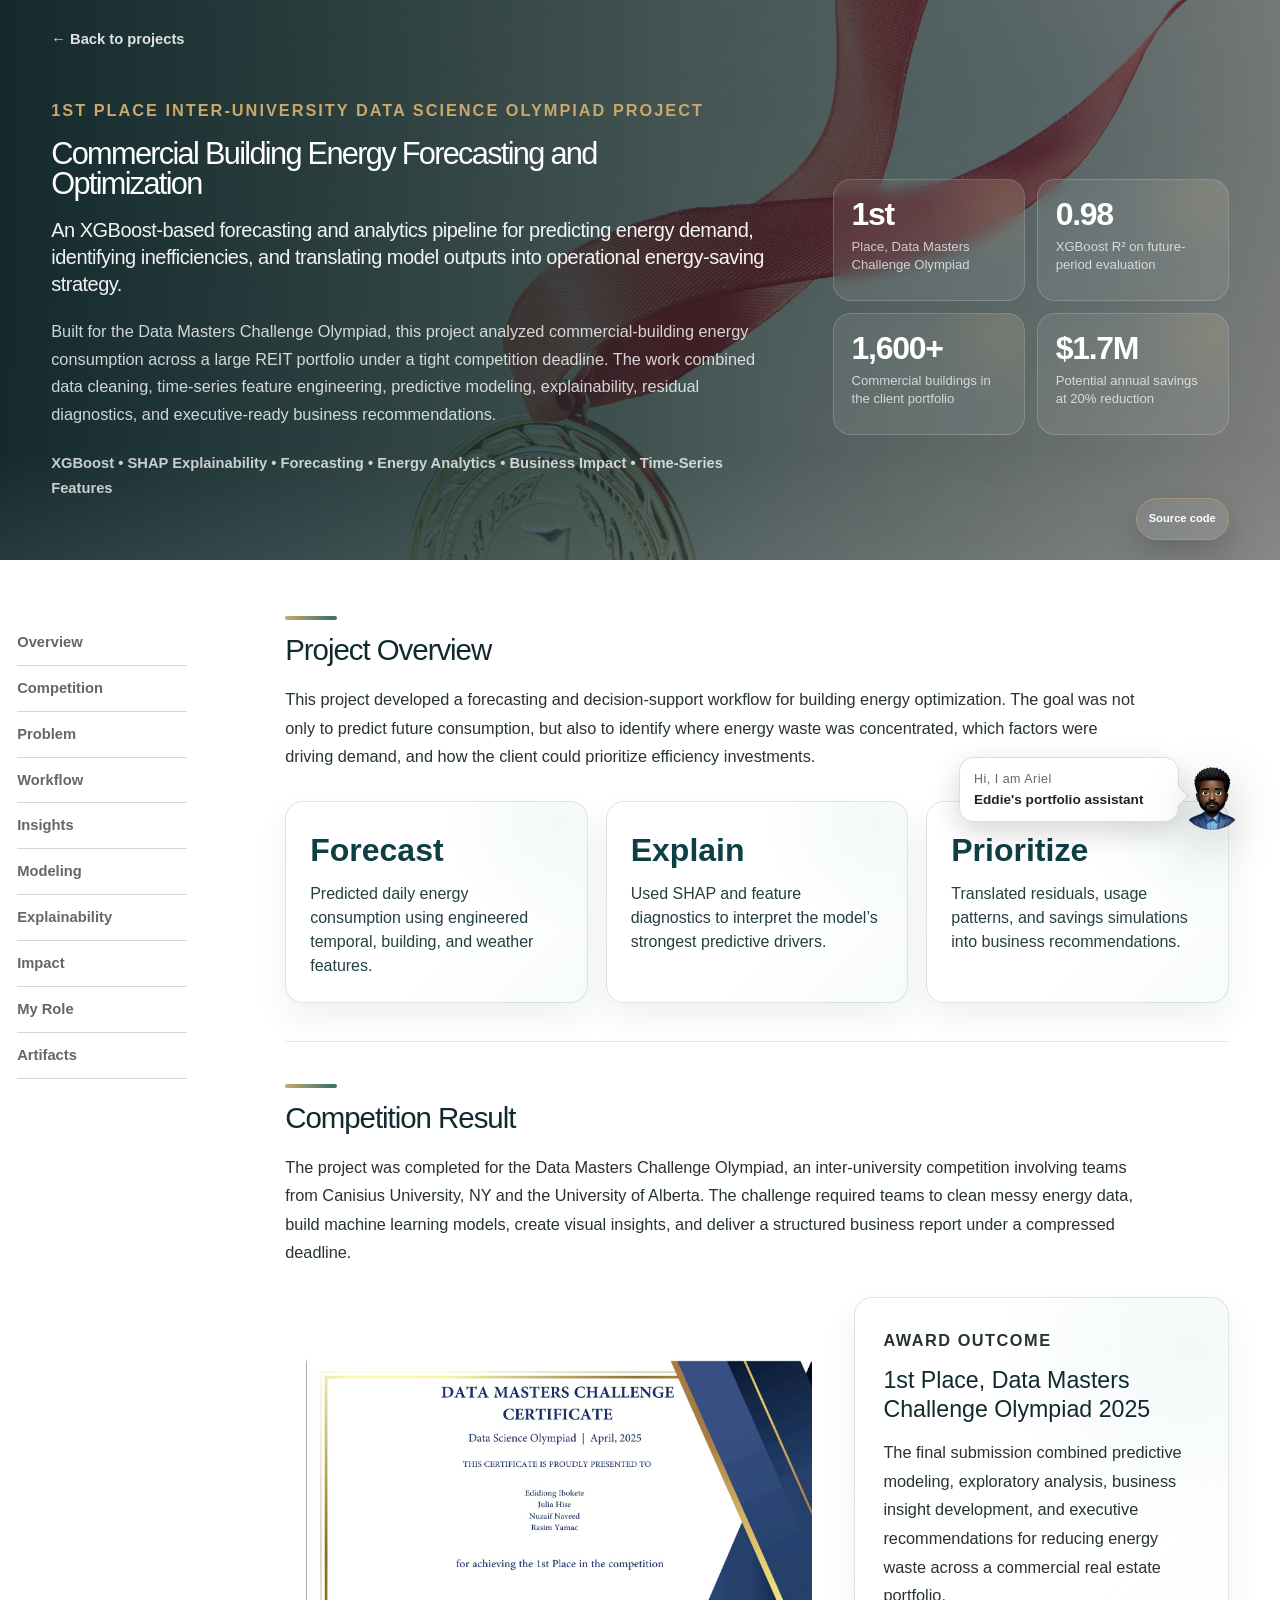
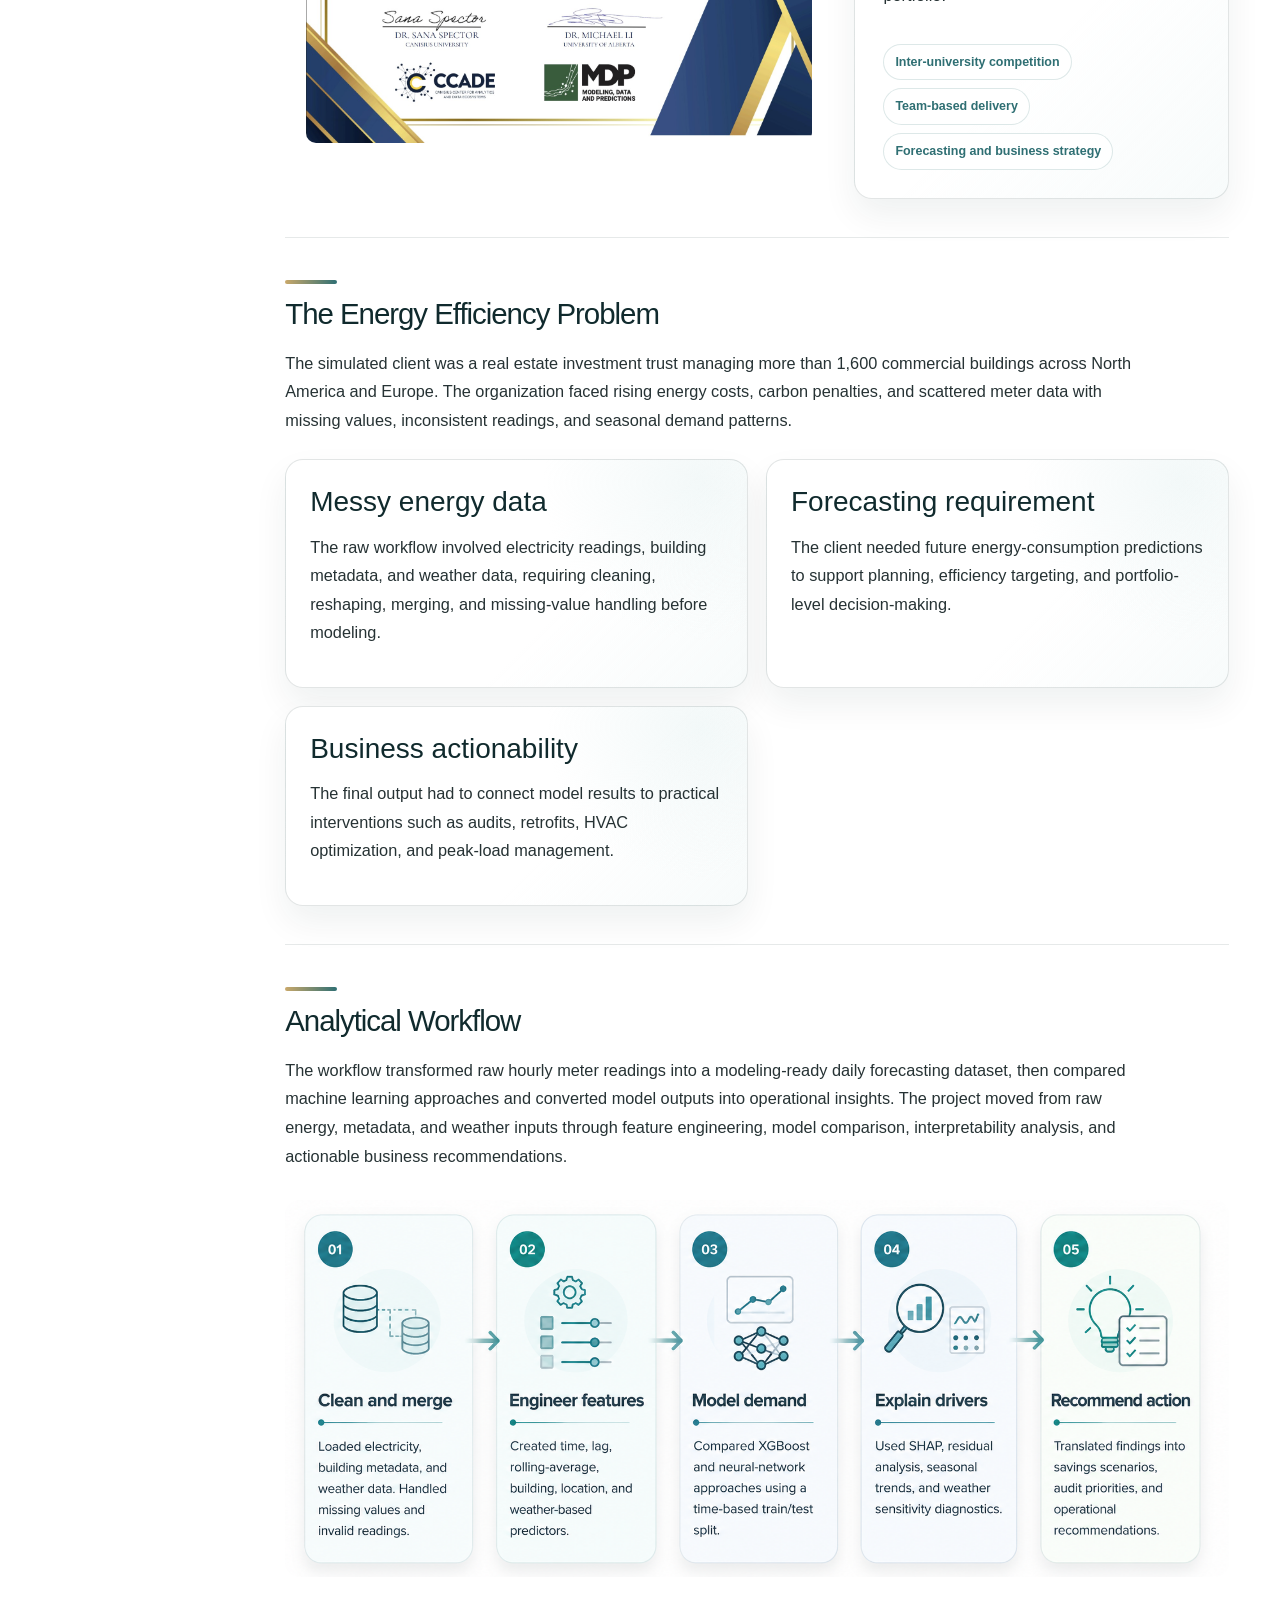
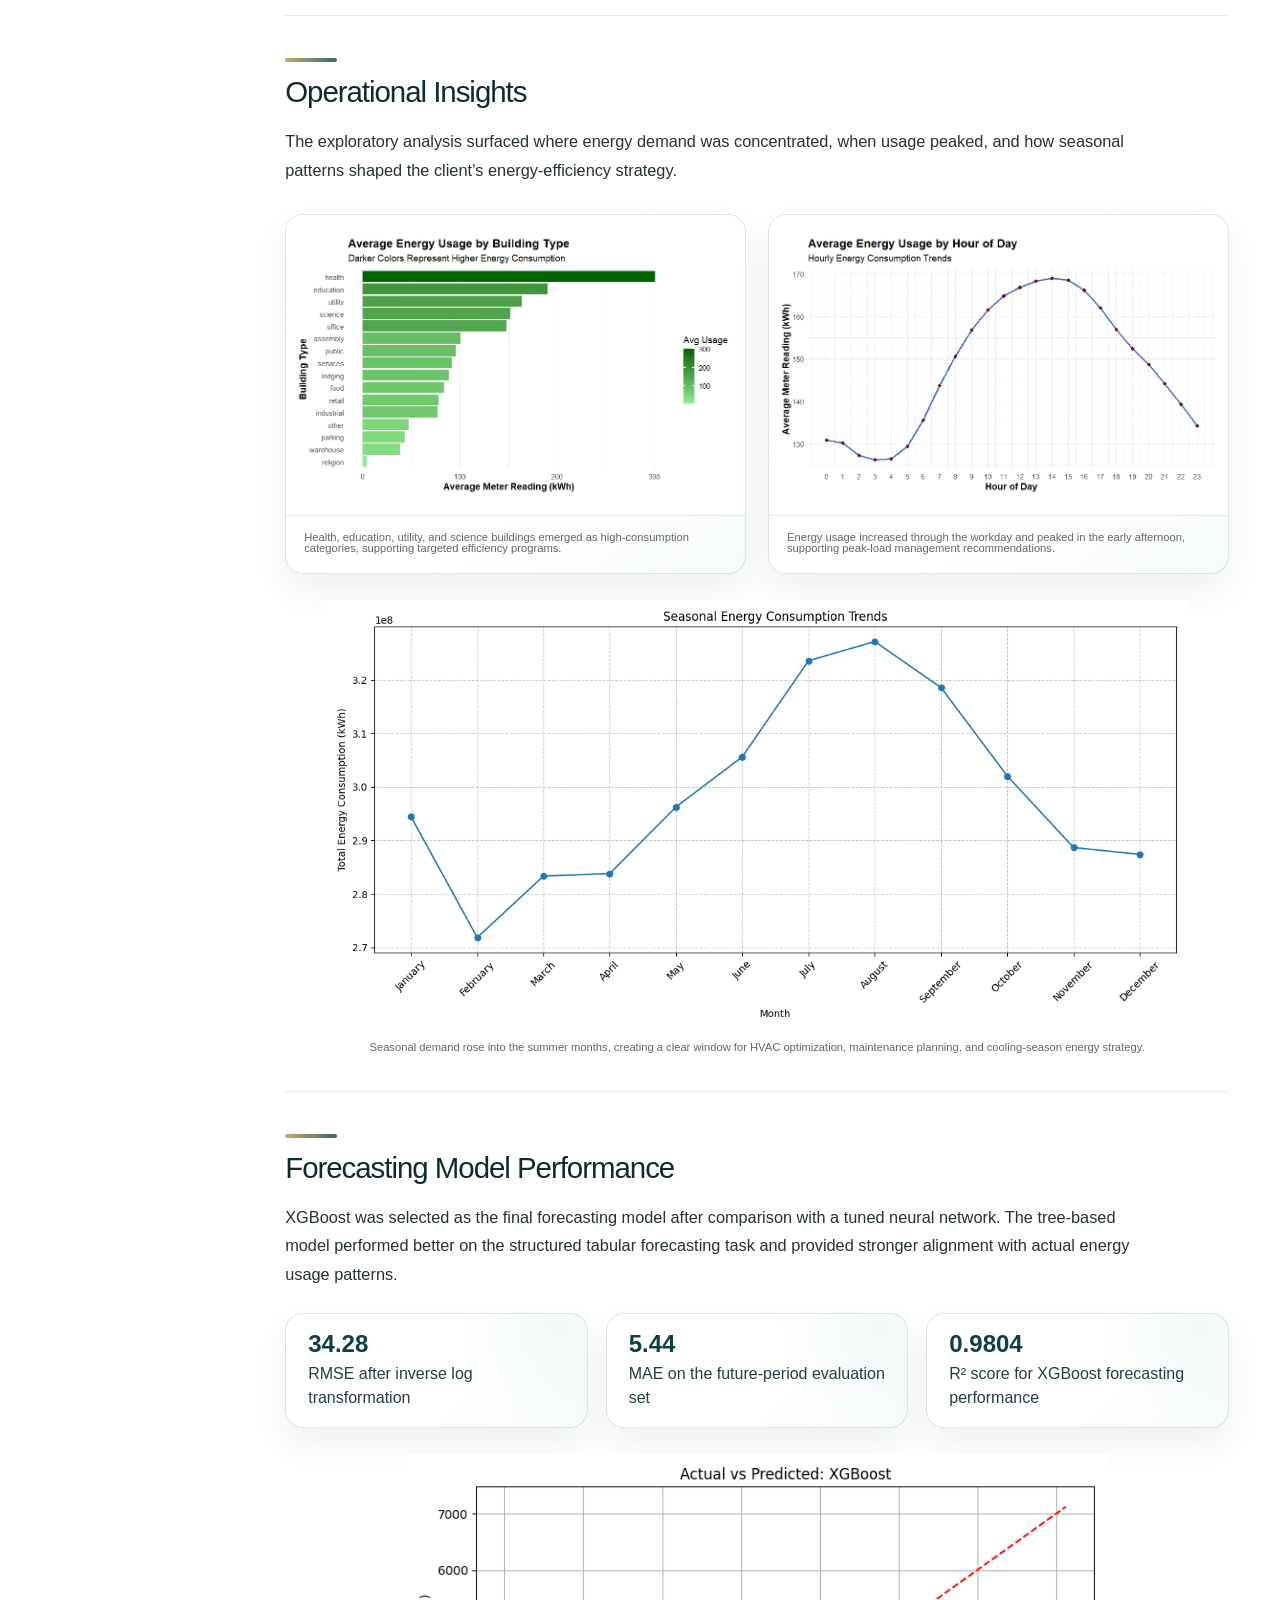
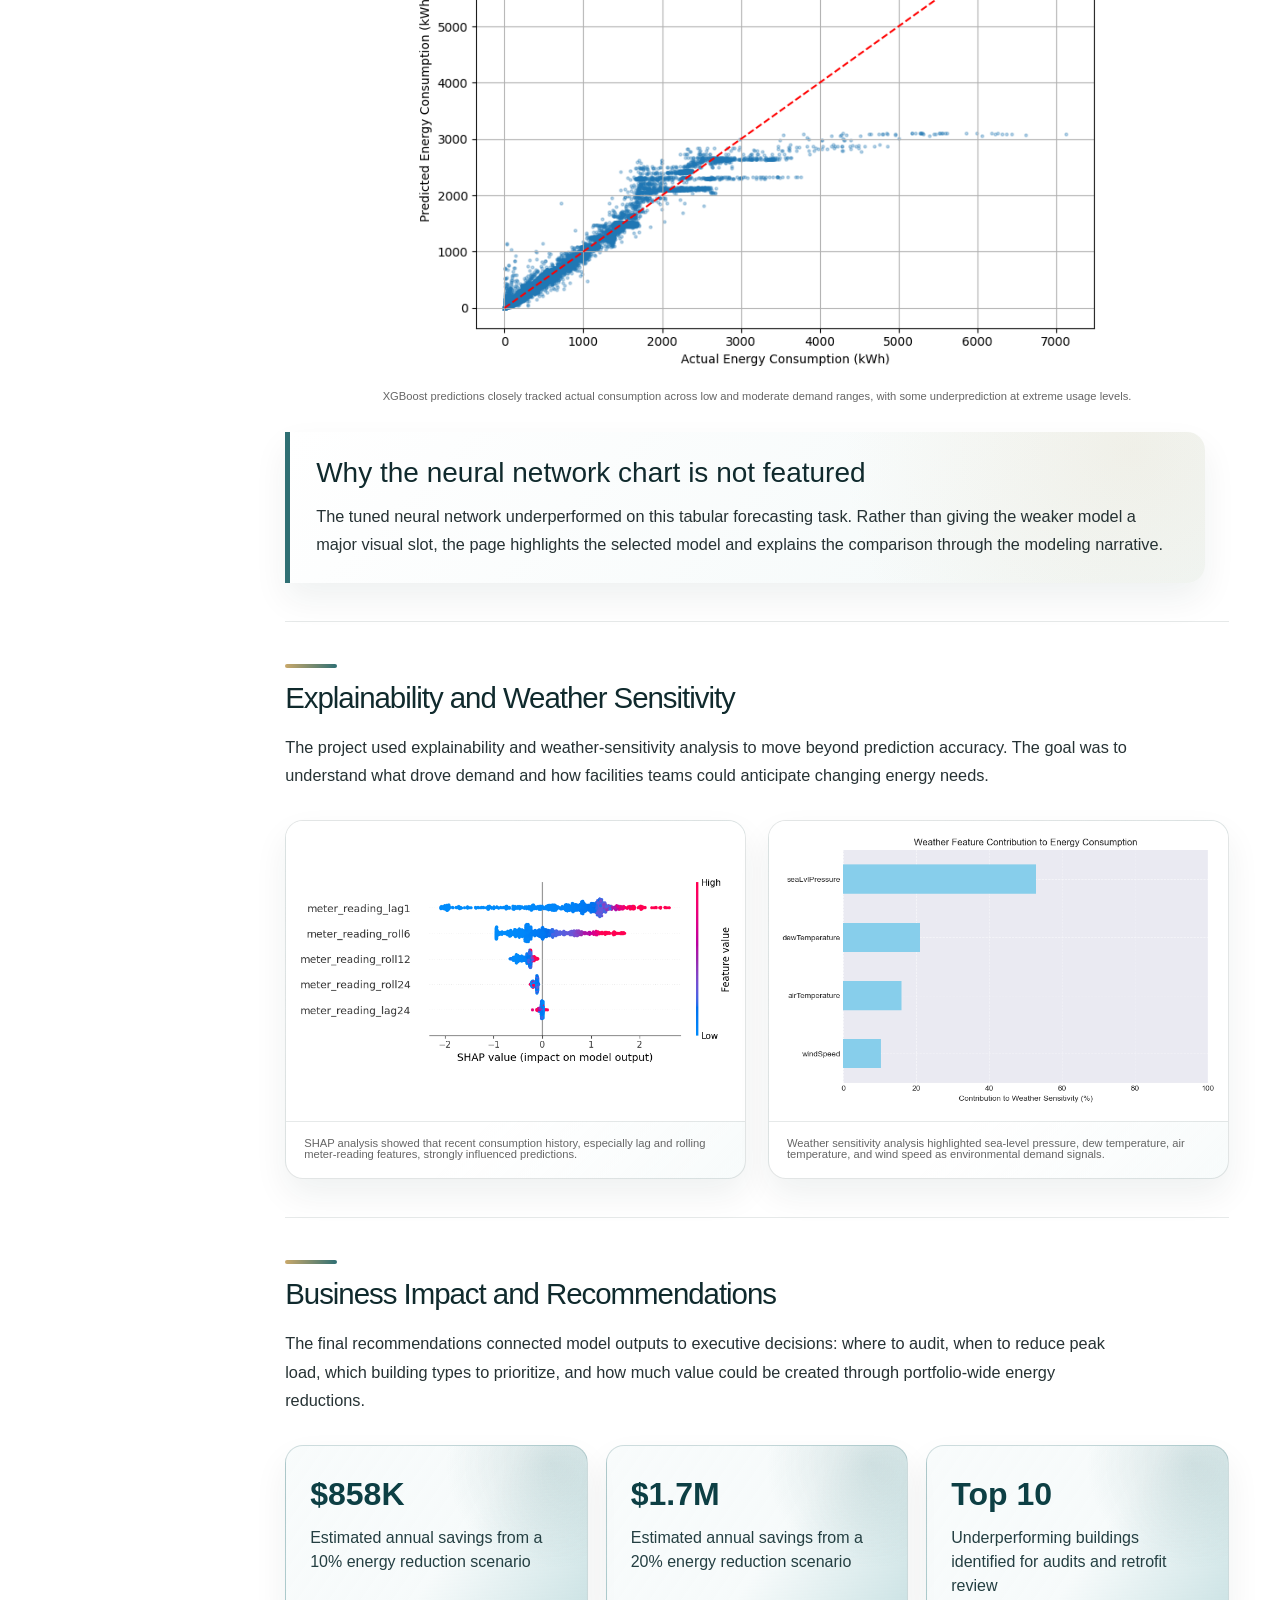
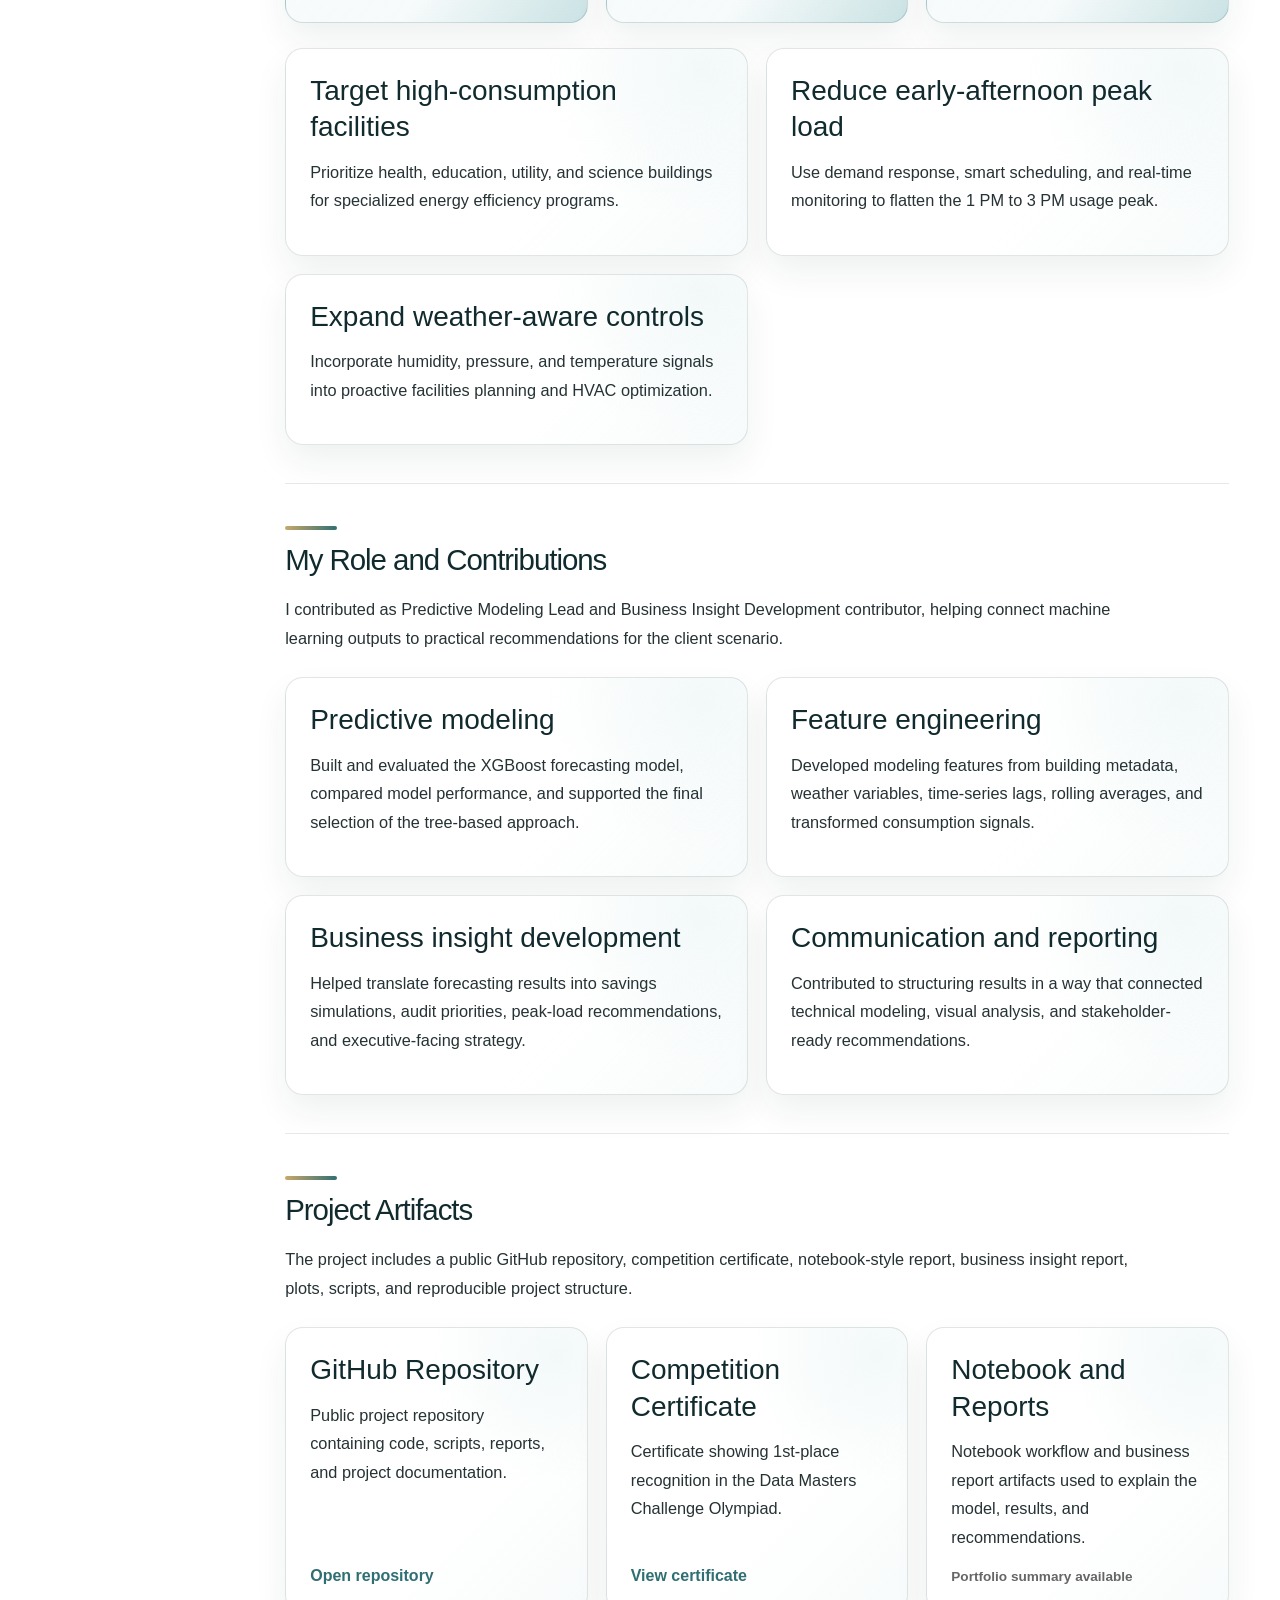
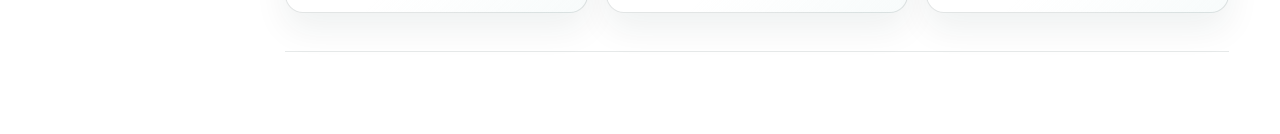
<file: projects/energy-forecasting.html>
<!DOCTYPE html>
<html lang="en">
<head>
  <meta charset="UTF-8" />
  <meta name="viewport" content="width=device-width, initial-scale=1.0" />

  <title>Commercial Building Energy Forecasting and Optimization | Edidiong Ibokete</title>

  <link href="https://cdn.jsdelivr.net/npm/bootstrap@5.3.3/dist/css/bootstrap.min.css" rel="stylesheet">
  <link rel="stylesheet" href="../styles.css" />
</head>

<body>
  <main class="detail-page energy-page">
    <header class="energy-page-hero">
      <a href="../index.html#projects" class="energy-hero-back">← Back to projects</a>

      <a
        href="https://github.com/Eddy-bok/Data_Olympiad_2025_Canisius.git"
        class="energy-hero-source"
        target="_blank"
        rel="noopener noreferrer"
      >
        Source code
      </a>

      <div class="energy-page-hero-inner">
        <div class="energy-page-hero-copy">
          <p class="section-label">1st Place Inter-University Data Science Olympiad Project</p>

          <h1>Commercial Building Energy Forecasting and Optimization</h1>

          <h2>
            An XGBoost-based forecasting and analytics pipeline for predicting energy demand,
            identifying inefficiencies, and translating model outputs into operational energy-saving strategy.
          </h2>

          <p>
            Built for the Data Masters Challenge Olympiad, this project analyzed commercial-building
            energy consumption across a large REIT portfolio under a tight competition deadline.
            The work combined data cleaning, time-series feature engineering, predictive modeling,
            explainability, residual diagnostics, and executive-ready business recommendations.
          </p>

          <p class="detail-tags">
            XGBoost • SHAP Explainability • Forecasting • Energy Analytics • Business Impact • Time-Series Features
          </p>
        </div>

        <div class="energy-hero-metrics" aria-label="Project highlights">
          <article class="energy-hero-metric">
            <span class="energy-hero-metric-value">1st</span>
            <span class="energy-hero-metric-label">Place, Data Masters Challenge Olympiad</span>
          </article>

          <article class="energy-hero-metric">
            <span class="energy-hero-metric-value">0.98</span>
            <span class="energy-hero-metric-label">XGBoost R² on future-period evaluation</span>
          </article>

          <article class="energy-hero-metric">
            <span class="energy-hero-metric-value">1,600+</span>
            <span class="energy-hero-metric-label">Commercial buildings in the client portfolio</span>
          </article>

          <article class="energy-hero-metric">
            <span
            class="energy-hero-metric-value energy-money-count"
            data-energy-start="500000"
            data-energy-target="1700000"
            data-energy-step="100000"
            >
            $500K
            </span>
            <span class="energy-hero-metric-label">Potential annual savings at 20% reduction</span>
          </article>
        </div>
      </div>
    </header>

    <div class="energy-body-layout">
      <aside class="energy-page-sidebar" aria-label="Energy forecasting page navigation">
        <nav class="energy-section-nav">
          <a href="#overview">Overview</a>
          <a href="#competition">Competition</a>
          <a href="#problem">Problem</a>
          <a href="#workflow">Workflow</a>
          <a href="#insights">Insights</a>
          <a href="#modeling">Modeling</a>
          <a href="#explainability">Explainability</a>
          <a href="#impact">Impact</a>
          <a href="#role">My Role</a>
          <a href="#artifacts">Artifacts</a>
        </nav>
      </aside>

      <div class="energy-body-content">
        <section id="overview" class="detail-section">
          <h2>Project Overview</h2>

          <p>
            This project developed a forecasting and decision-support workflow for building energy
            optimization. The goal was not only to predict future consumption, but also to identify
            where energy waste was concentrated, which factors were driving demand, and how the
            client could prioritize efficiency investments.
          </p>

          <div class="energy-summary-grid">
            <article class="metric-card">
              <span class="metric-value">Forecast</span>
              <span class="metric-label">Predicted daily energy consumption using engineered temporal, building, and weather features.</span>
            </article>

            <article class="metric-card">
              <span class="metric-value">Explain</span>
              <span class="metric-label">Used SHAP and feature diagnostics to interpret the model’s strongest predictive drivers.</span>
            </article>

            <article class="metric-card">
              <span class="metric-value">Prioritize</span>
              <span class="metric-label">Translated residuals, usage patterns, and savings simulations into business recommendations.</span>
            </article>
          </div>
        </section>

        <section id="competition" class="detail-section energy-recognition-section">
          <h2>Competition Result</h2>

          <p>
            The project was completed for the Data Masters Challenge Olympiad, an inter-university
            competition involving teams from Canisius University, NY and the University of Alberta.
            The challenge required teams to clean messy energy data, build machine learning models,
            create visual insights, and deliver a structured business report under a compressed deadline.
          </p>

          <div class="energy-certificate-showcase">
            <figure class="energy-certificate-card">
              <a
                href="../images/projects/energy-forecasting/certificate-first-place.jpg"
                target="_blank"
                rel="noopener noreferrer"
                aria-label="Open full-size Data Masters Challenge certificate in a new tab"
              >
                <img
                  src="../images/projects/energy-forecasting/certificate-first-place.jpg"
                  alt="Data Masters Challenge certificate showing 1st place award"
                />
              </a>
            </figure>

            <div class="energy-certificate-copy">
              <p class="energy-proof-label">Award outcome</p>

              <h3>1st Place, Data Masters Challenge Olympiad 2025</h3>

              <p>
                The final submission combined predictive modeling, exploratory analysis, business
                insight development, and executive recommendations for reducing energy waste across
                a commercial real estate portfolio.
              </p>

              <div class="energy-proof-points">
                <span>Inter-university competition</span>
                <span>Team-based delivery</span>
                <span>Forecasting and business strategy</span>
              </div>
            </div>
          </div>
        </section>

        <section id="problem" class="detail-section">
          <h2>The Energy Efficiency Problem</h2>

          <p>
            The simulated client was a real estate investment trust managing more than 1,600
            commercial buildings across North America and Europe. The organization faced rising
            energy costs, carbon penalties, and scattered meter data with missing values,
            inconsistent readings, and seasonal demand patterns.
          </p>

          <div class="approach-grid energy-problem-grid">
            <article class="approach-card">
              <h3>Messy energy data</h3>
              <p>
                The raw workflow involved electricity readings, building metadata, and weather data,
                requiring cleaning, reshaping, merging, and missing-value handling before modeling.
              </p>
            </article>

            <article class="approach-card">
              <h3>Forecasting requirement</h3>
              <p>
                The client needed future energy-consumption predictions to support planning,
                efficiency targeting, and portfolio-level decision-making.
              </p>
            </article>

            <article class="approach-card">
              <h3>Business actionability</h3>
              <p>
                The final output had to connect model results to practical interventions such as
                audits, retrofits, HVAC optimization, and peak-load management.
              </p>
            </article>
          </div>
        </section>

        <section id="workflow" class="detail-section">
          <h2>Analytical Workflow</h2>

          <p>
            The workflow transformed raw hourly meter readings into a modeling-ready daily
            forecasting dataset, then compared machine learning approaches and converted model
            outputs into operational insights. The project moved from raw energy, metadata,
            and weather inputs through feature engineering, model comparison, interpretability
            analysis, and actionable business recommendations.
          </p>

          <figure class="energy-workflow-figure">
            <a
              href="../images/projects/energy-forecasting/analytical-workflow.png"
              target="_blank"
              rel="noopener noreferrer"
              aria-label="Open full-size analytical workflow image in a new tab"
            >
              <img
                src="../images/projects/energy-forecasting/analytical-workflow.png"
                alt="Analytical workflow showing five stages: clean and merge, engineer features, model demand, explain drivers, and recommend action."
              />
            </a>
          </figure>
        </section>

        <section id="insights" class="detail-section">
          <h2>Operational Insights</h2>

          <p>
            The exploratory analysis surfaced where energy demand was concentrated, when usage
            peaked, and how seasonal patterns shaped the client’s energy-efficiency strategy.
          </p>

          <div class="energy-visual-grid">
            <figure class="energy-visual-card">
              <a
                href="../images/projects/energy-forecasting/building-type-energy-usage.jpeg"
                target="_blank"
                rel="noopener noreferrer"
                aria-label="Open full-size building type energy usage chart in a new tab"
              >
                <img
                  src="../images/projects/energy-forecasting/building-type-energy-usage.jpeg"
                  alt="Bar chart showing average energy usage by building type"
                />
              </a>
              <figcaption>
                Health, education, utility, and science buildings emerged as high-consumption
                categories, supporting targeted efficiency programs.
              </figcaption>
            </figure>

            <figure class="energy-visual-card">
              <a
                href="../images/projects/energy-forecasting/hourly-energy-usage.jpeg"
                target="_blank"
                rel="noopener noreferrer"
                aria-label="Open full-size hourly energy usage chart in a new tab"
              >
                <img
                  src="../images/projects/energy-forecasting/hourly-energy-usage.jpeg"
                  alt="Line chart showing average energy usage by hour of day"
                />
              </a>
              <figcaption>
                Energy usage increased through the workday and peaked in the early afternoon,
                supporting peak-load management recommendations.
              </figcaption>
            </figure>
          </div>

          <figure class="energy-wide-visual">
            <a
              href="../images/projects/energy-forecasting/seasonal-energy-trends.png"
              target="_blank"
              rel="noopener noreferrer"
              aria-label="Open full-size seasonal energy trends chart in a new tab"
            >
              <img
                src="../images/projects/energy-forecasting/seasonal-energy-trends.png"
                alt="Line chart showing seasonal energy consumption trends across months"
              />
            </a>
            <figcaption>
              Seasonal demand rose into the summer months, creating a clear window for HVAC
              optimization, maintenance planning, and cooling-season energy strategy.
            </figcaption>
          </figure>
        </section>

        <section id="modeling" class="detail-section">
          <h2>Forecasting Model Performance</h2>

          <p>
            XGBoost was selected as the final forecasting model after comparison with a tuned neural
            network. The tree-based model performed better on the structured tabular forecasting
            task and provided stronger alignment with actual energy usage patterns.
          </p>

          <div class="metrics-grid energy-model-metrics">
            <article class="metric-card">
              <span class="metric-value">34.28</span>
              <span class="metric-label">RMSE after inverse log transformation</span>
            </article>

            <article class="metric-card">
              <span class="metric-value">5.44</span>
              <span class="metric-label">MAE on the future-period evaluation set</span>
            </article>

            <article class="metric-card">
              <span class="metric-value">0.9804</span>
              <span class="metric-label">R² score for XGBoost forecasting performance</span>
            </article>
          </div>

          <figure class="energy-wide-visual">
            <a
              href="../images/projects/energy-forecasting/xgboost-actual-vs-predicted.png"
              target="_blank"
              rel="noopener noreferrer"
              aria-label="Open full-size XGBoost actual versus predicted chart in a new tab"
            >
              <img
                src="../images/projects/energy-forecasting/xgboost-actual-vs-predicted.png"
                alt="Actual versus predicted energy consumption scatter plot for XGBoost"
              />
            </a>
            <figcaption>
              XGBoost predictions closely tracked actual consumption across low and moderate
              demand ranges, with some underprediction at extreme usage levels.
            </figcaption>
          </figure>

          <div class="evidence-note">
            <h3>Why the neural network chart is not featured</h3>
            <p>
              The tuned neural network underperformed on this tabular forecasting task. Rather than
              giving the weaker model a major visual slot, the page highlights the selected model and
              explains the comparison through the modeling narrative.
            </p>
          </div>
        </section>

        <section id="explainability" class="detail-section">
          <h2>Explainability and Weather Sensitivity</h2>

          <p>
            The project used explainability and weather-sensitivity analysis to move beyond prediction
            accuracy. The goal was to understand what drove demand and how facilities teams could
            anticipate changing energy needs.
          </p>

          <div class="energy-visual-grid">
            <figure class="energy-visual-card">
              <a
                href="../images/projects/energy-forecasting/shap-feature-importance.png"
                target="_blank"
                rel="noopener noreferrer"
                aria-label="Open full-size SHAP feature importance chart in a new tab"
              >
                <img
                  src="../images/projects/energy-forecasting/shap-feature-importance.png"
                  alt="SHAP feature importance plot for XGBoost energy forecasting model"
                />
              </a>
              <figcaption>
                SHAP analysis showed that recent consumption history, especially lag and rolling
                meter-reading features, strongly influenced predictions.
              </figcaption>
            </figure>

            <figure class="energy-visual-card">
              <a
                href="../images/projects/energy-forecasting/weather-feature-contribution.png"
                target="_blank"
                rel="noopener noreferrer"
                aria-label="Open full-size weather feature contribution chart in a new tab"
              >
                <img
                  src="../images/projects/energy-forecasting/weather-feature-contribution.png"
                  alt="Weather feature contribution chart for energy consumption"
                />
              </a>
              <figcaption>
                Weather sensitivity analysis highlighted sea-level pressure, dew temperature,
                air temperature, and wind speed as environmental demand signals.
              </figcaption>
            </figure>
          </div>
        </section>

        <section id="impact" class="detail-section">
          <h2>Business Impact and Recommendations</h2>

          <p>
            The final recommendations connected model outputs to executive decisions: where to
            audit, when to reduce peak load, which building types to prioritize, and how much value
            could be created through portfolio-wide energy reductions.
          </p>

          <div class="energy-impact-grid">
            <article class="metric-card">
              <span class="metric-value">$858K</span>
              <span class="metric-label">Estimated annual savings from a 10% energy reduction scenario</span>
            </article>

            <article class="metric-card">
              <span class="metric-value">$1.7M</span>
              <span class="metric-label">Estimated annual savings from a 20% energy reduction scenario</span>
            </article>

            <article class="metric-card">
              <span class="metric-value">Top 10</span>
              <span class="metric-label">Underperforming buildings identified for audits and retrofit review</span>
            </article>
          </div>

          <div class="approach-grid energy-recommendation-grid">
            <article class="approach-card">
              <h3>Target high-consumption facilities</h3>
              <p>
                Prioritize health, education, utility, and science buildings for specialized energy
                efficiency programs.
              </p>
            </article>

            <article class="approach-card">
              <h3>Reduce early-afternoon peak load</h3>
              <p>
                Use demand response, smart scheduling, and real-time monitoring to flatten the
                1 PM to 3 PM usage peak.
              </p>
            </article>

            <article class="approach-card">
              <h3>Expand weather-aware controls</h3>
              <p>
                Incorporate humidity, pressure, and temperature signals into proactive facilities
                planning and HVAC optimization.
              </p>
            </article>
          </div>
        </section>

        <section id="role" class="detail-section">
          <h2>My Role and Contributions</h2>

          <p>
            I contributed as Predictive Modeling Lead and Business Insight Development contributor,
            helping connect machine learning outputs to practical recommendations for the client
            scenario.
          </p>

          <div class="contribution-grid energy-role-grid">
            <article class="contribution-card">
              <h3>Predictive modeling</h3>
              <p>
                Built and evaluated the XGBoost forecasting model, compared model performance,
                and supported the final selection of the tree-based approach.
              </p>
            </article>

            <article class="contribution-card">
              <h3>Feature engineering</h3>
              <p>
                Developed modeling features from building metadata, weather variables, time-series
                lags, rolling averages, and transformed consumption signals.
              </p>
            </article>

            <article class="contribution-card">
              <h3>Business insight development</h3>
              <p>
                Helped translate forecasting results into savings simulations, audit priorities,
                peak-load recommendations, and executive-facing strategy.
              </p>
            </article>

            <article class="contribution-card">
              <h3>Communication and reporting</h3>
              <p>
                Contributed to structuring results in a way that connected technical modeling,
                visual analysis, and stakeholder-ready recommendations.
              </p>
            </article>
          </div>
        </section>

        <section id="artifacts" class="detail-section">
          <h2>Project Artifacts</h2>

          <p>
            The project includes a public GitHub repository, competition certificate, notebook-style
            report, business insight report, plots, scripts, and reproducible project structure.
          </p>

          <div class="artifact-grid energy-artifact-grid">
            <article class="artifact-card">
              <h3>GitHub Repository</h3>
              <p>
                Public project repository containing code, scripts, reports, and project documentation.
              </p>
              <a
                href="https://github.com/Eddy-bok/Data_Olympiad_2025_Canisius.git"
                class="energy-artifact-link"
                target="_blank"
                rel="noopener noreferrer"
              >
                Open repository
              </a>
            </article>

            <article class="artifact-card">
              <h3>Competition Certificate</h3>
              <p>
                Certificate showing 1st-place recognition in the Data Masters Challenge Olympiad.
              </p>
              <a
                href="../files/achievements/data-masters-challenge-certificate.pdf"
                class="energy-artifact-link"
                target="_blank"
                rel="noopener noreferrer"
              >
                View certificate
              </a>
            </article>

            <article class="artifact-card">
              <h3>Notebook and Reports</h3>
              <p>
                Notebook workflow and business report artifacts used to explain the model, results,
                and recommendations.
              </p>
              <span class="artifact-status">Portfolio summary available</span>
            </article>
          </div>
        </section>
      </div>
    </div>
  </main>

  <script src="../scripts/energy-metrics.js"></script>
  <script src="../scripts/assistant.js"></script>
</body>
</html>
</file>
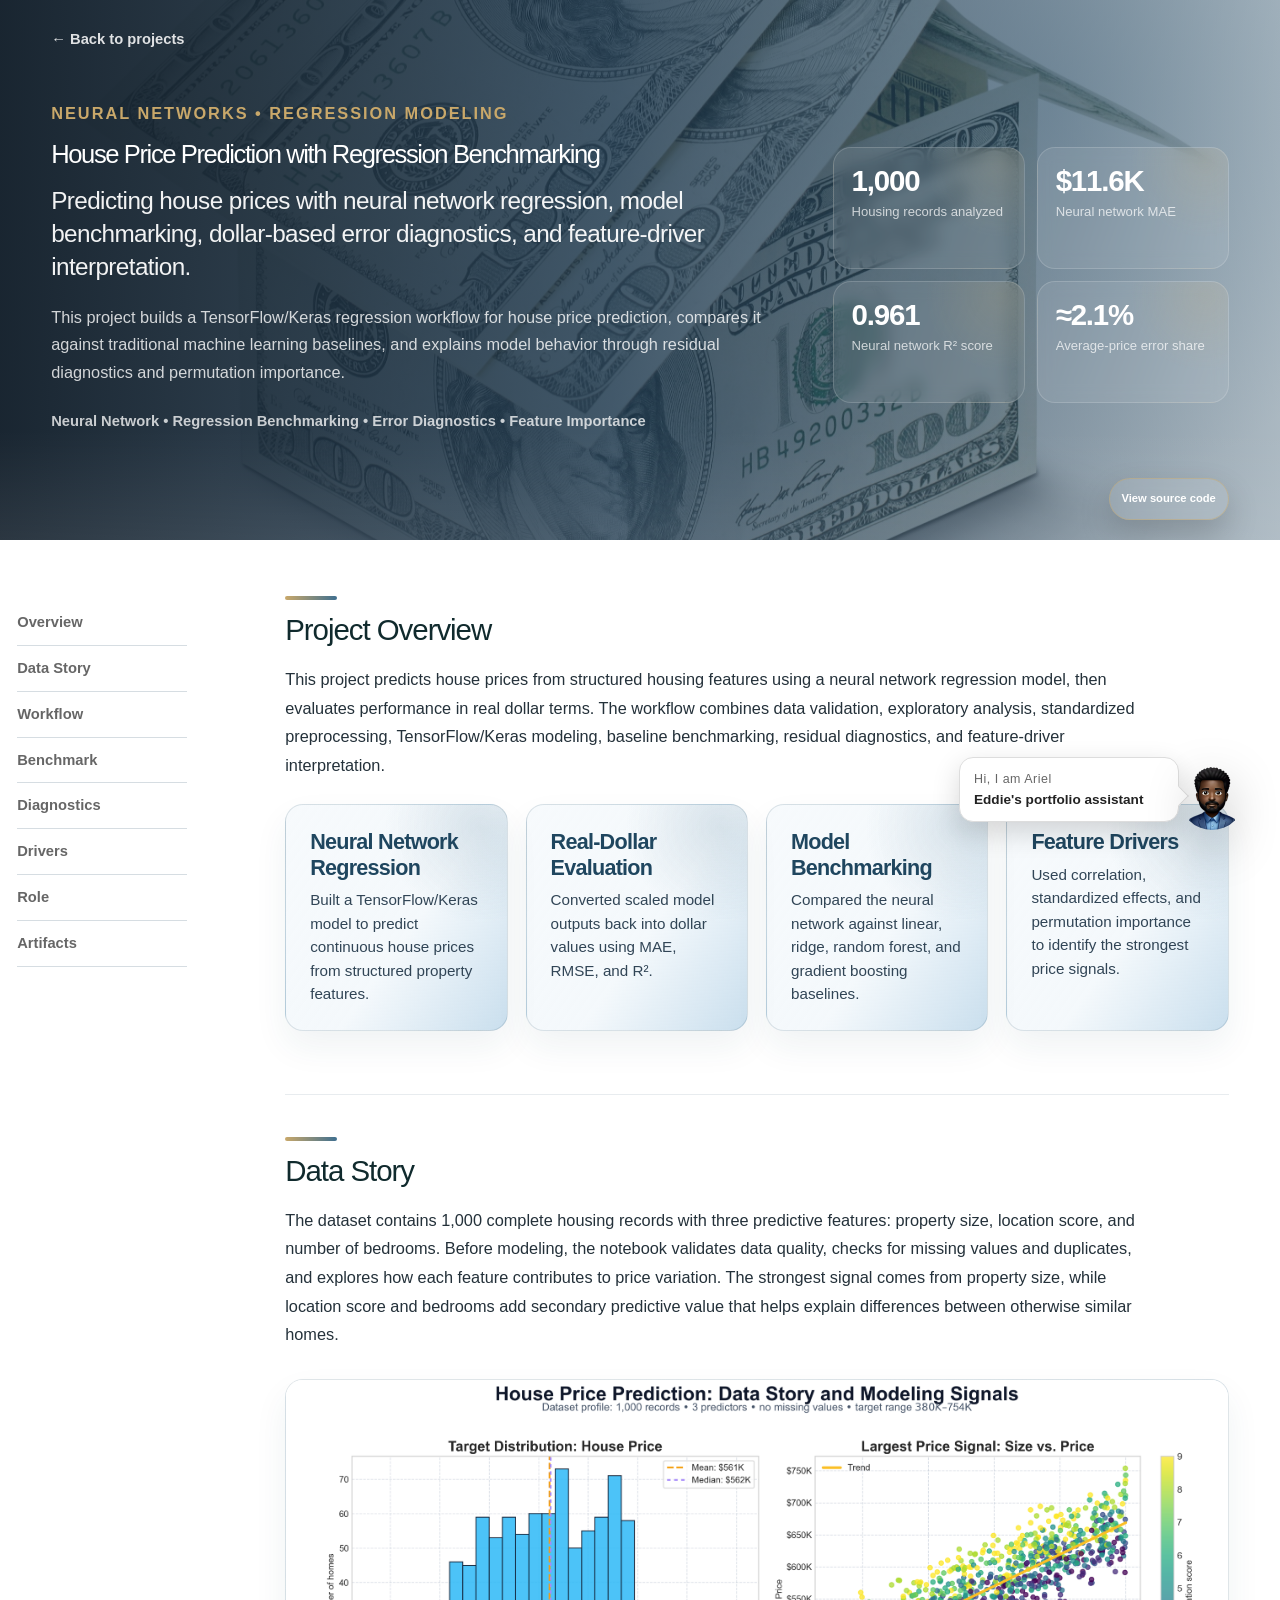
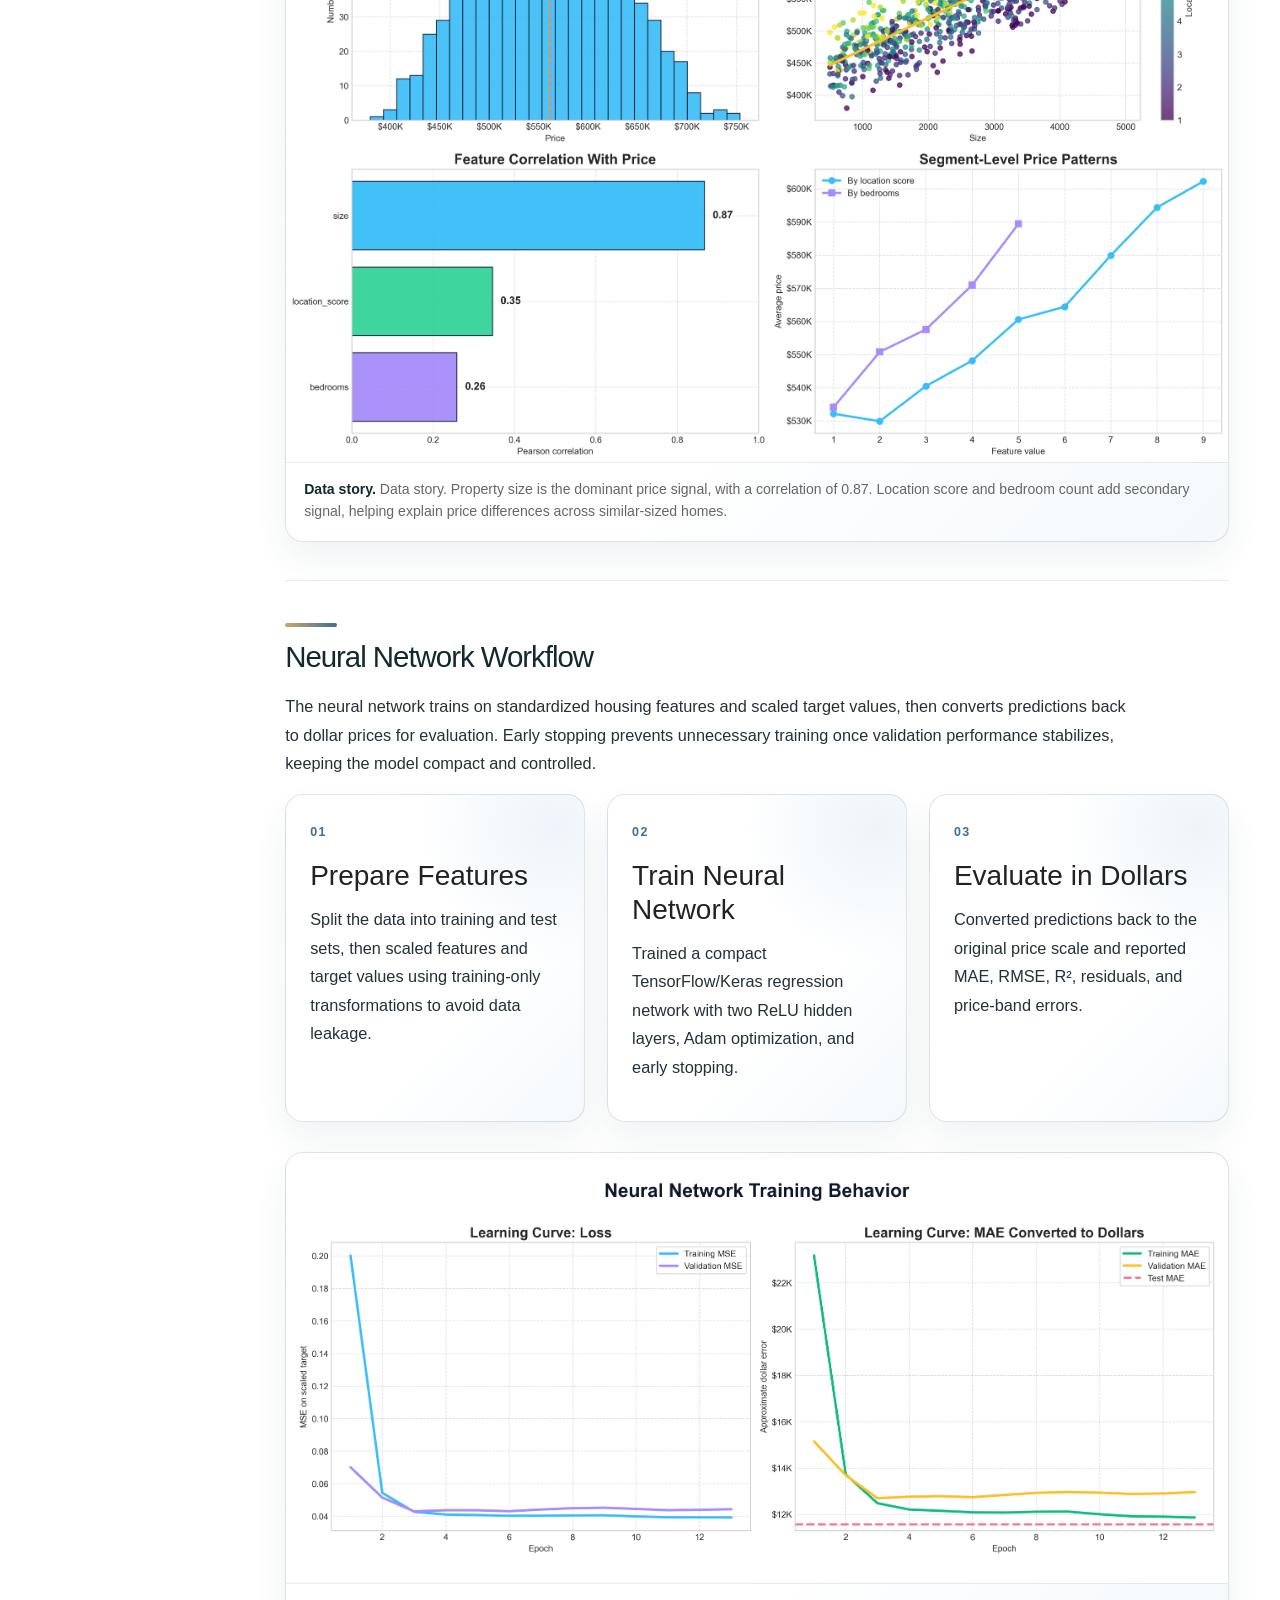
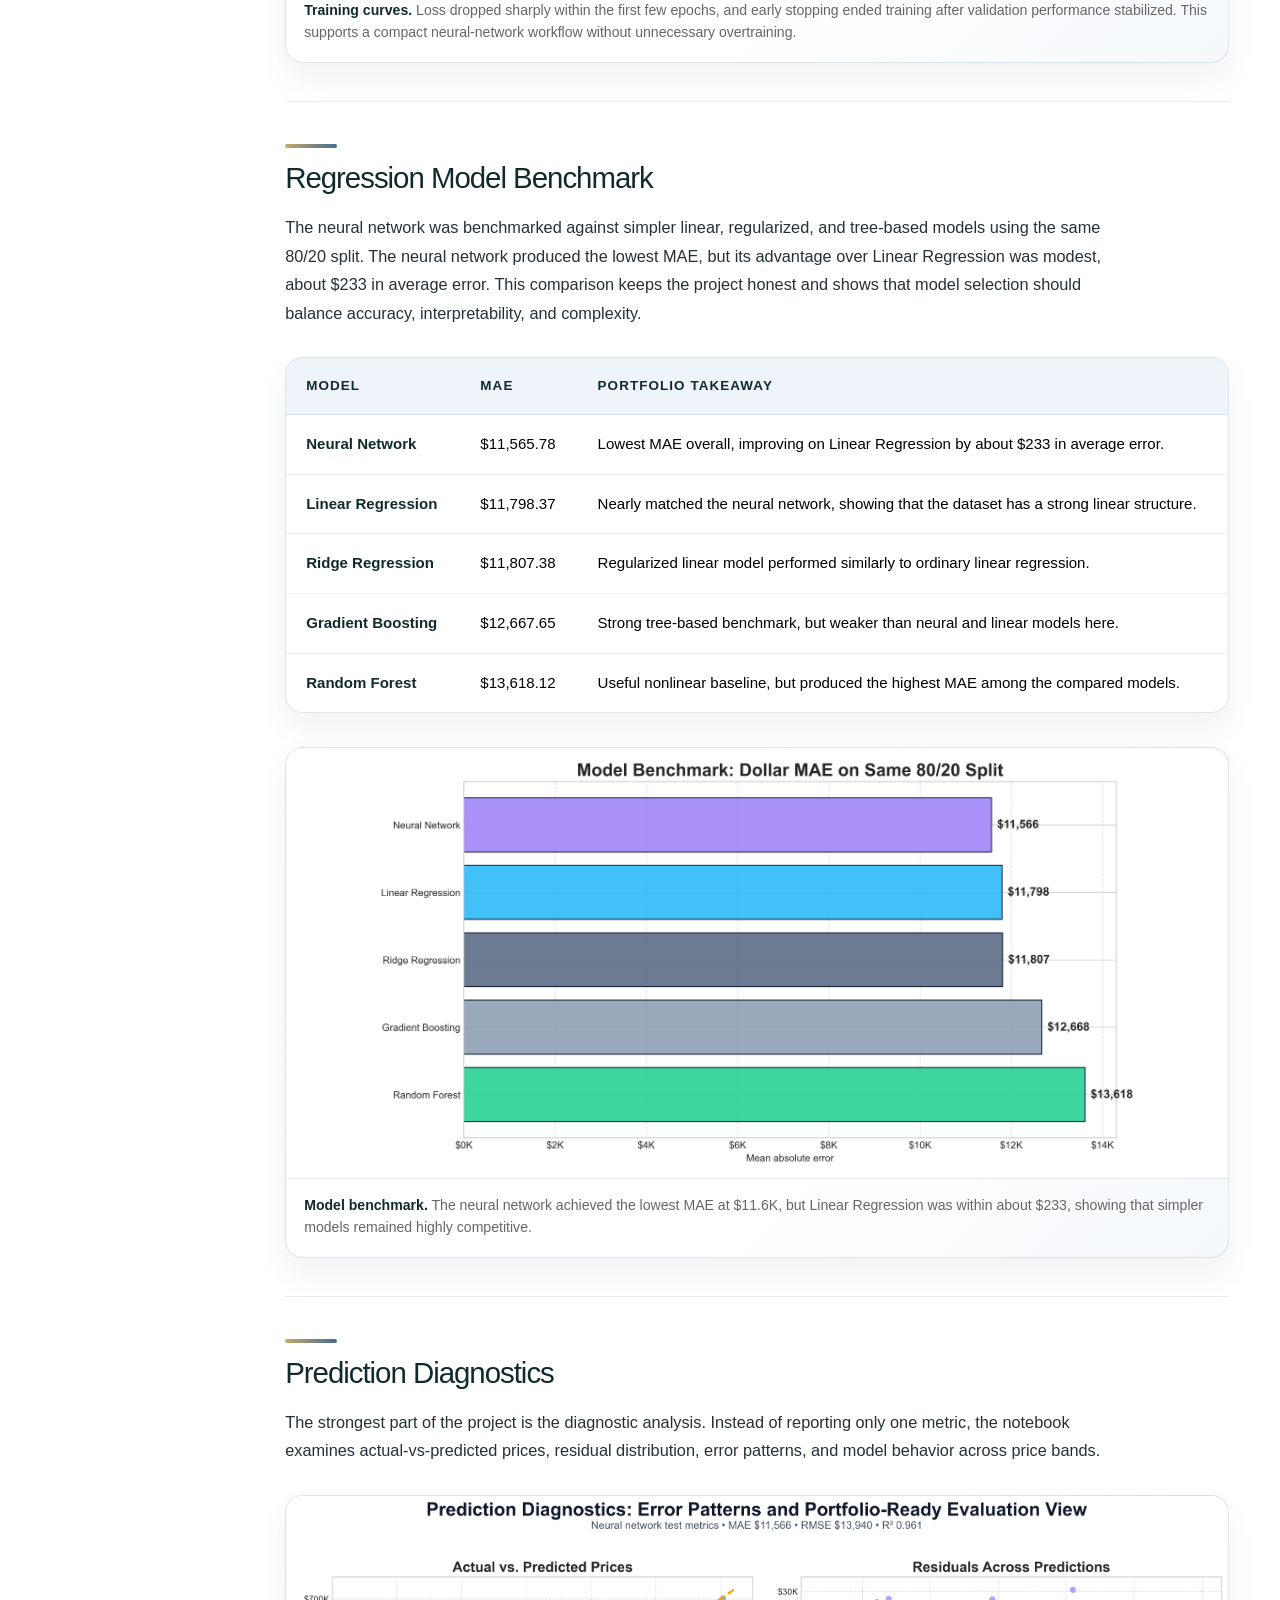
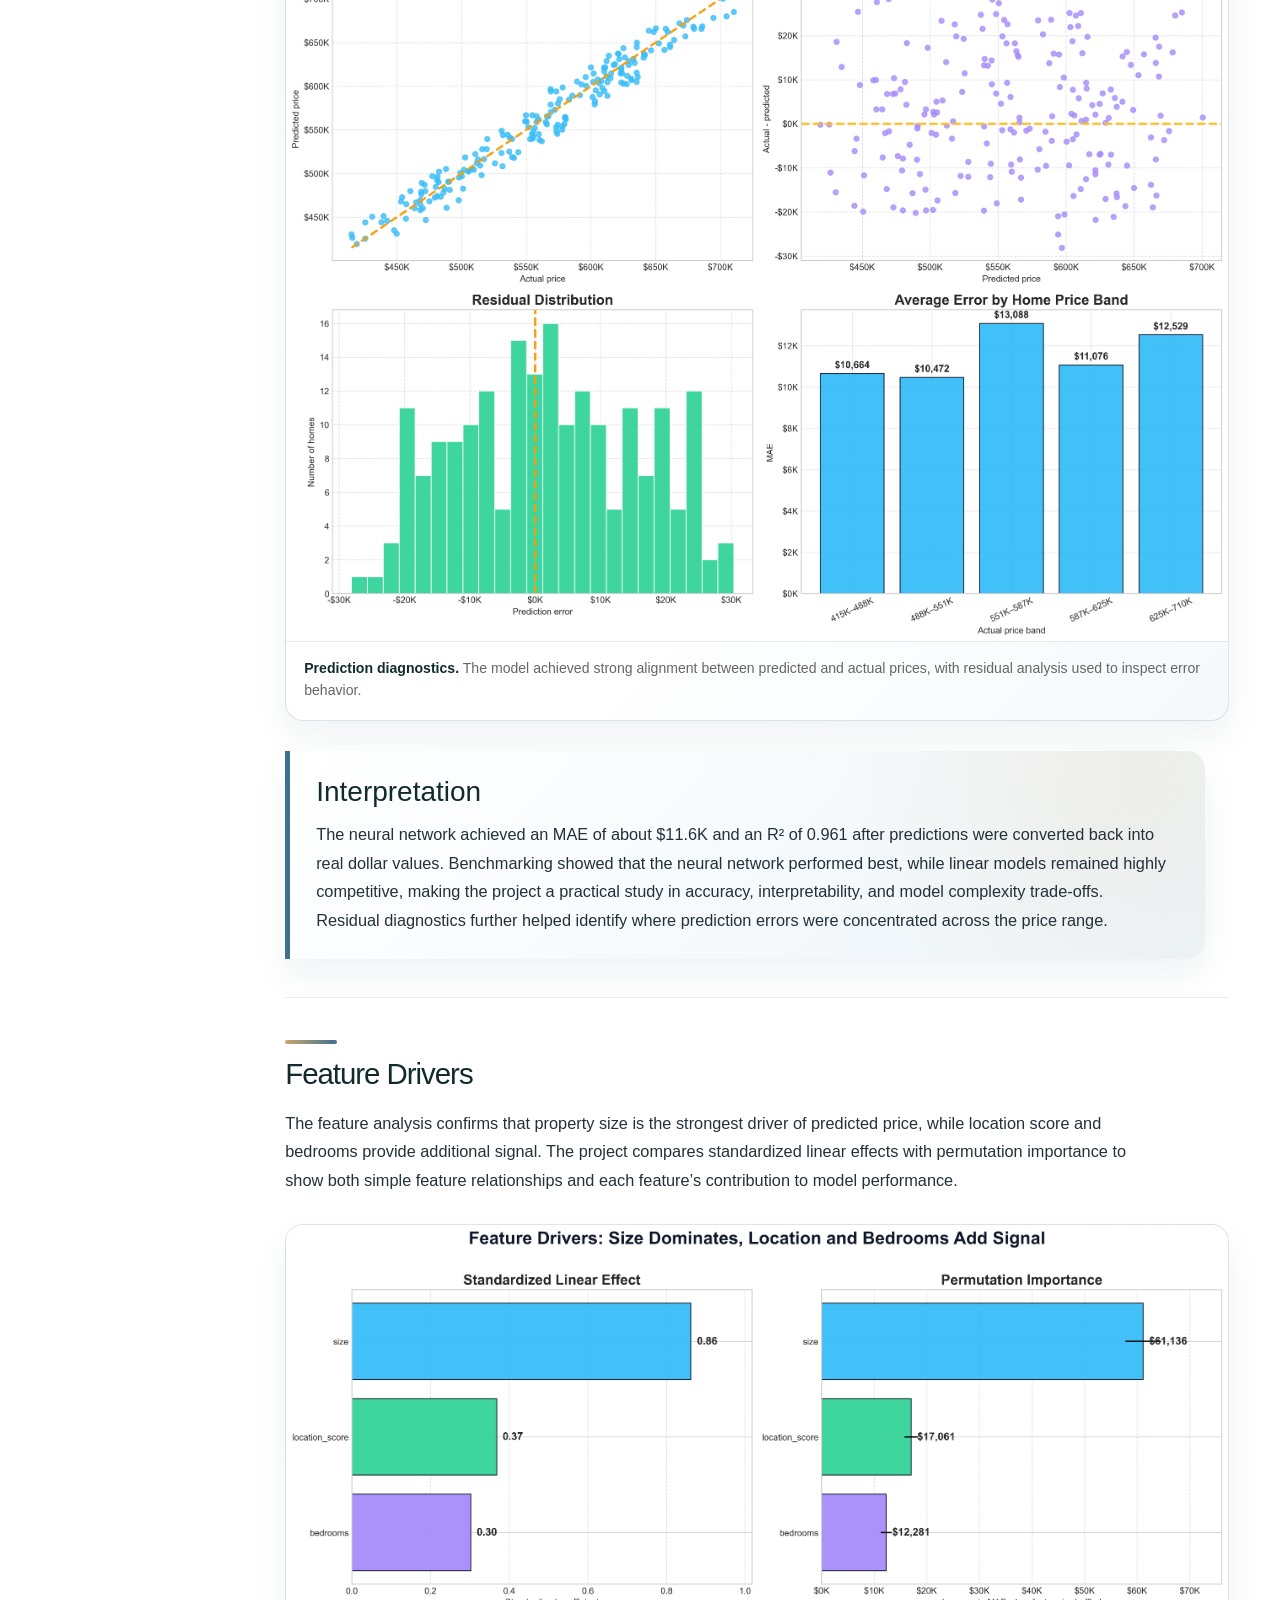
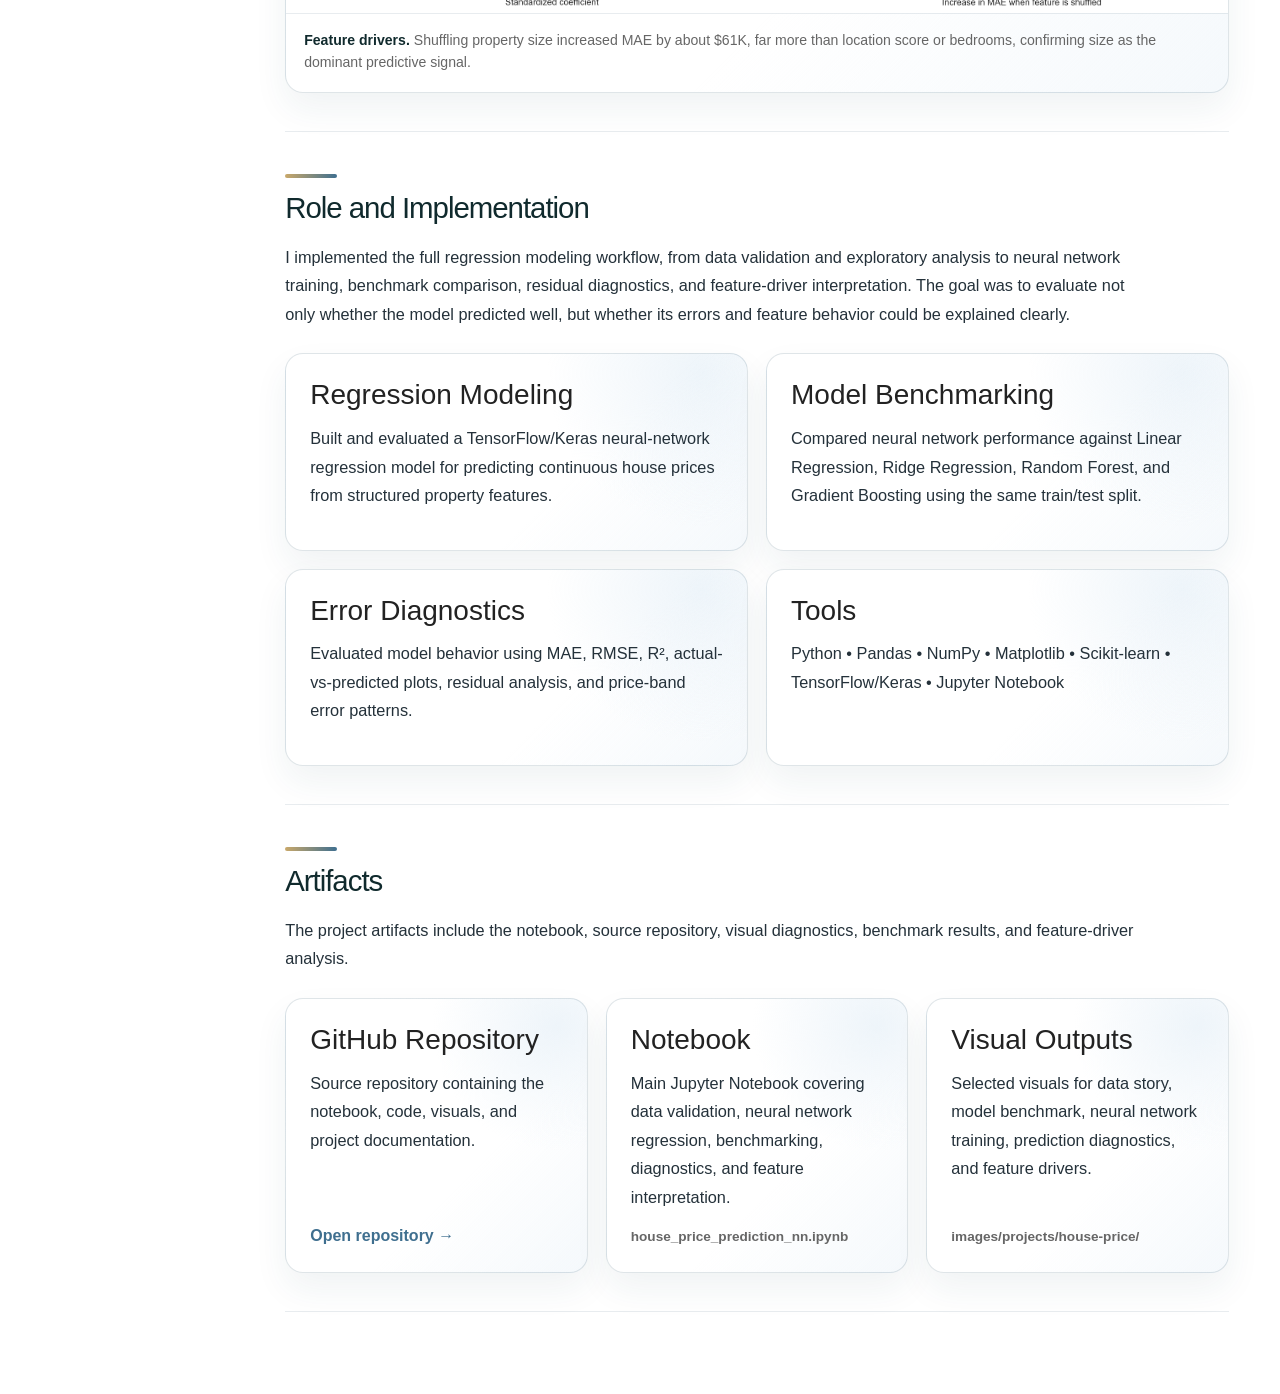
<file: projects/house-price.html>
<!DOCTYPE html>
<html lang="en">
<head>
  <meta charset="UTF-8" />
  <meta name="viewport" content="width=device-width, initial-scale=1.0" />

  <title>House Price Prediction & Regression Benchmarking | Edidiong David Ibokete</title>

  <link href="https://cdn.jsdelivr.net/npm/bootstrap@5.3.3/dist/css/bootstrap.min.css" rel="stylesheet">
  <link rel="stylesheet" href="https://cdn.jsdelivr.net/npm/bootstrap-icons@1.11.3/font/bootstrap-icons.min.css">
  <link rel="stylesheet" href="../styles.css">
</head>

<body class="house-price-page">
  <main class="detail-page house-price-detail-page">
    <section class="house-price-page-hero" aria-label="House Price Prediction and Regression Benchmarking project hero">
      <a href="../index.html#projects" class="house-price-hero-back">← Back to projects</a>

      <a
        href="https://github.com/Eddy-bok/house-price-prediction.git"
        class="house-price-hero-source"
        target="_blank"
        rel="noopener noreferrer"
      >
        View source code
      </a>

      <div class="house-price-page-hero-inner">
        <div class="house-price-page-hero-copy">
          <p class="section-label">Neural Networks • Regression Modeling</p>

          <h1>House Price Prediction with Regression Benchmarking</h1>

          <h2>
            Predicting house prices with neural network regression, model benchmarking,
            dollar-based error diagnostics, and feature-driver interpretation.
          </h2>

          <p>
            This project builds a TensorFlow/Keras regression workflow for house price prediction, 
            compares it against traditional machine learning baselines, and explains model behavior 
            through residual diagnostics and permutation importance.
          </p>

          <p class="detail-tags">
            Neural Network • Regression Benchmarking • Error Diagnostics • Feature Importance
          </p>
        </div>

        <div class="house-price-hero-metrics" aria-label="House price project highlights">
          <article class="house-price-hero-metric">
            <span class="house-price-hero-metric-value">1,000</span>
            <span class="house-price-hero-metric-label">Housing records analyzed</span>
          </article>

          <article class="house-price-hero-metric">
            <span class="house-price-hero-metric-value">$11.6K</span>
            <span class="house-price-hero-metric-label">Neural network MAE</span>
          </article>

          <article class="house-price-hero-metric">
            <span class="house-price-hero-metric-value">0.961</span>
            <span class="house-price-hero-metric-label">Neural network R² score</span>
          </article>

          <article class="house-price-hero-metric">
            <span class="house-price-hero-metric-value">≈2.1%</span>
            <span class="house-price-hero-metric-label">Average-price error share</span>
          </article>
        </div>
      </div>
    </section>

    <div class="house-price-body-layout">
      <aside class="house-price-page-sidebar" aria-label="House Price project section navigation">
        <nav class="house-price-section-nav">
          <a href="#overview">Overview</a>
          <a href="#data">Data Story</a>
          <a href="#workflow">Workflow</a>
          <a href="#benchmark">Benchmark</a>
          <a href="#diagnostics">Diagnostics</a>
          <a href="#drivers">Drivers</a>
          <a href="#role">Role</a>
          <a href="#artifacts">Artifacts</a>
        </nav>
      </aside>

      <div class="house-price-body-content">
        <section id="overview" class="detail-section">
          <h2>Project Overview</h2>

          <p>
            This project predicts house prices from structured housing features using a neural network regression model, 
            then evaluates performance in real dollar terms.

            The workflow combines data validation, exploratory analysis, standardized preprocessing, TensorFlow/Keras 
            modeling, baseline benchmarking, residual diagnostics, and feature-driver interpretation.
          </p>

          <div class="metrics-grid house-price-summary-grid">
            <article class="metric-card">
                <span class="metric-value">Neural Network Regression</span>
                <span class="metric-label">
                Built a TensorFlow/Keras model to predict continuous house prices from structured property features.
                </span>
            </article>

            <article class="metric-card">
                <span class="metric-value">Real-Dollar Evaluation</span>
                <span class="metric-label">
                Converted scaled model outputs back into dollar values using MAE, RMSE, and R².
                </span>
            </article>

            <article class="metric-card">
                <span class="metric-value">Model Benchmarking</span>
                <span class="metric-label">
                Compared the neural network against linear, ridge, random forest, and gradient boosting baselines.
                </span>
            </article>

            <article class="metric-card">
                <span class="metric-value">Feature Drivers</span>
                <span class="metric-label">
                Used correlation, standardized effects, and permutation importance to identify the strongest price signals.
                </span>
            </article>
          </div>
        </section>

        <section id="data" class="detail-section">
          <h2>Data Story</h2>

          <p>
            The dataset contains 1,000 complete housing records with three predictive features: property size, 
            location score, and number of bedrooms. Before modeling, the notebook validates data quality, 
            checks for missing values and duplicates, and explores how each feature contributes to price variation.

            The strongest signal comes from property size, while location score and bedrooms add secondary predictive 
            value that helps explain differences between otherwise similar homes.
          </p>

          <figure class="house-price-visual-card house-price-dashboard-visual">
            <a
                href="../images/projects/house-price/house_price_data_story.png"
                class="project-image-link"
                target="_blank"
                rel="noopener noreferrer"
                aria-label="Open house price data story image in a new tab"
                >
                <img
                    src="../images/projects/house-price/house_price_data_story.png"
                    alt="House price data story dashboard showing price distribution, feature relationships, and correlations"
                />
            </a>
            <figcaption>
              <strong>Data story.</strong> Data story. Property size is the dominant price signal, with a correlation of 0.87. 
              Location score and bedroom count add secondary signal, helping explain price differences across similar-sized homes.
            </figcaption>
          </figure>
        </section>

        <section id="workflow" class="detail-section">
          <h2>Neural Network Workflow</h2>

          <p>
            The neural network trains on standardized housing features and scaled target values, then converts predictions 
            back to dollar prices for evaluation. Early stopping prevents unnecessary training once validation performance 
            stabilizes, keeping the model compact and controlled.
          </p>

          <div class="house-price-model-grid">
            <article class="approach-card">
                <span class="house-price-card-number">01</span>
                <h3>Prepare Features</h3>
                <p>
                Split the data into training and test sets, then scaled features and target values
                using training-only transformations to avoid data leakage.
                </p>
            </article>

            <article class="approach-card">
                <span class="house-price-card-number">02</span>
                <h3>Train Neural Network</h3>
                <p>
                Trained a compact TensorFlow/Keras regression network with two ReLU hidden layers,
                Adam optimization, and early stopping.
                </p>
            </article>

            <article class="approach-card">
                <span class="house-price-card-number">03</span>
                <h3>Evaluate in Dollars</h3>
                <p>
                Converted predictions back to the original price scale and reported MAE, RMSE,
                R², residuals, and price-band errors.
                </p>
            </article>
          </div>

          <figure class="house-price-visual-card house-price-wide-visual">
            <a
                href="../images/projects/house-price/house_price_nn_training_curves.png"
                class="project-image-link"
                target="_blank"
                rel="noopener noreferrer"
                aria-label="Open neural network training curves image in a new tab"
                >
                <img
                    src="../images/projects/house-price/house_price_nn_training_curves.png"
                    alt="Neural network training and validation loss curves for house price prediction"
                />
            </a>
            <figcaption>
              <strong>Training curves.</strong> Loss dropped sharply within the first few epochs, and early stopping ended 
              training after validation performance stabilized. This supports a compact neural-network workflow without unnecessary overtraining.
            </figcaption>
          </figure>
        </section>

        <section id="benchmark" class="detail-section">
          <h2>Regression Model Benchmark</h2>

          <p>
            The neural network was benchmarked against simpler linear, regularized, and tree-based models using the same 80/20 split. 
            The neural network produced the lowest MAE, but its advantage over Linear Regression was modest, about $233 in average error. 
            This comparison keeps the project honest and shows that model selection should balance accuracy, interpretability, and complexity.
          </p>

          <div class="performance-table-wrap house-price-table-wrap">
            <table class="table house-price-performance-table">
              <thead>
                <tr>
                  <th>Model</th>
                  <th>MAE</th>
                  <th>Portfolio takeaway</th>
                </tr>
              </thead>
              <tbody>
                <tr>
                  <td>Neural Network</td>
                  <td>$11,565.78</td>
                  <td>Lowest MAE overall, improving on Linear Regression by about $233 in average error.</td>
                </tr>
                <tr>
                  <td>Linear Regression</td>
                  <td>$11,798.37</td>
                  <td>Nearly matched the neural network, showing that the dataset has a strong linear structure.</td>
                </tr>
                <tr>
                  <td>Ridge Regression</td>
                  <td>$11,807.38</td>
                  <td>Regularized linear model performed similarly to ordinary linear regression.</td>
                </tr>
                <tr>
                  <td>Gradient Boosting</td>
                  <td>$12,667.65</td>
                  <td>Strong tree-based benchmark, but weaker than neural and linear models here.</td>
                </tr>
                <tr>
                  <td>Random Forest</td>
                  <td>$13,618.12</td>
                  <td>Useful nonlinear baseline, but produced the highest MAE among the compared models.</td>
                </tr>
              </tbody>
            </table>
          </div>

          <figure class="house-price-visual-card house-price-wide-visual">
            <a
                href="../images/projects/house-price/house_price_model_benchmark.png"
                class="project-image-link"
                target="_blank"
                rel="noopener noreferrer"
                aria-label="Open house price model benchmark image in a new tab"
                >
                <img
                    src="../images/projects/house-price/house_price_model_benchmark.png"
                    alt="House price model benchmark comparing MAE across regression models"
                />
            </a>
            <figcaption>
              <strong>Model benchmark.</strong> The neural network achieved the lowest MAE at $11.6K, but Linear Regression 
              was within about $233, showing that simpler models remained highly competitive.
            </figcaption>
          </figure>
        </section>

        <section id="diagnostics" class="detail-section">
          <h2>Prediction Diagnostics</h2>

          <p>
            The strongest part of the project is the diagnostic analysis. Instead of reporting only
            one metric, the notebook examines actual-vs-predicted prices, residual distribution,
            error patterns, and model behavior across price bands.
          </p>

          <figure class="house-price-visual-card house-price-dashboard-visual">
            <a
                href="../images/projects/house-price/house_price_prediction_diagnostics.png"
                class="project-image-link"
                target="_blank"
                rel="noopener noreferrer"
                aria-label="Open house price prediction diagnostics image in a new tab"
                >
                <img
                    src="../images/projects/house-price/house_price_prediction_diagnostics.png"
                    alt="House price prediction diagnostics showing actual versus predicted prices, residuals, and error by price band"
                />
            </a>
            <figcaption>
              <strong>Prediction diagnostics.</strong> The model achieved strong alignment between
              predicted and actual prices, with residual analysis used to inspect error behavior.
            </figcaption>
          </figure>

          <div class="evidence-note">
            <h3>Interpretation</h3>
            <p>
              The neural network achieved an MAE of about $11.6K and an R² of 0.961 after predictions were converted 
              back into real dollar values. Benchmarking showed that the neural network performed best, while linear 
              models remained highly competitive, making the project a practical study in accuracy, interpretability, 
              and model complexity trade-offs. Residual diagnostics further helped identify where prediction errors 
              were concentrated across the price range.
            </p>
          </div>
        </section>

        <section id="drivers" class="detail-section">
          <h2>Feature Drivers</h2>

          <p>
            The feature analysis confirms that property size is the strongest driver of predicted price, 
            while location score and bedrooms provide additional signal. The project compares standardized 
            linear effects with permutation importance to show both simple feature relationships and each feature’s contribution to model performance.
          </p>

          <figure class="house-price-visual-card house-price-dashboard-visual">
            <a
                href="../images/projects/house-price/house_price_feature_drivers.png"
                class="project-image-link"
                target="_blank"
                rel="noopener noreferrer"
                aria-label="Open house price feature drivers image in a new tab"
                >
                <img
                    src="../images/projects/house-price/house_price_feature_drivers.png"
                    alt="House price feature driver analysis showing correlations and permutation importance"
                />
            </a>
            <figcaption>
              <strong>Feature drivers.</strong> Shuffling property size increased MAE by about $61K, far more than location score or bedrooms, 
              confirming size as the dominant predictive signal.
            </figcaption>
          </figure>
        </section>

        <section id="role" class="detail-section">
          <h2>Role and Implementation</h2>

          <p>
            I implemented the full regression modeling workflow, from data validation and exploratory analysis to neural 
            network training, benchmark comparison, residual diagnostics, and feature-driver interpretation. 
            The goal was to evaluate not only whether the model predicted well, but whether its errors and feature behavior could be explained clearly.
          </p>

          <div class="contribution-grid house-price-role-grid">
            <article class="contribution-card">
              <h3>Regression Modeling</h3>
              <p>
                Built and evaluated a TensorFlow/Keras neural-network regression model for predicting continuous 
                house prices from structured property features.
              </p>
            </article>

            <article class="contribution-card">
              <h3>Model Benchmarking</h3>
              <p>
                Compared neural network performance against Linear Regression, Ridge Regression, Random Forest, 
                and Gradient Boosting using the same train/test split.
              </p>
            </article>

            <article class="contribution-card">
              <h3>Error Diagnostics</h3>
              <p>
                Evaluated model behavior using MAE, RMSE, R², actual-vs-predicted plots, residual analysis, and price-band error patterns.
              </p>
            </article>

            <article class="contribution-card">
              <h3>Tools</h3>
              <p>
                Python • Pandas • NumPy • Matplotlib • Scikit-learn • TensorFlow/Keras • Jupyter Notebook
              </p>
            </article>
          </div>
        </section>

        <section id="artifacts" class="detail-section">
          <h2>Artifacts</h2>

          <p>
            The project artifacts include the notebook, source repository, visual diagnostics,
            benchmark results, and feature-driver analysis.
          </p>

          <div class="artifact-grid house-price-artifact-grid">
            <article class="artifact-card">
              <h3>GitHub Repository</h3>
              <p>
                Source repository containing the notebook, code, visuals, and project documentation.
              </p>
              <a
                href="https://github.com/Eddy-bok/house-price-prediction.git"
                class="house-price-artifact-link"
                target="_blank"
                rel="noopener noreferrer"
              >
                Open repository →
              </a>
            </article>

            <article class="artifact-card">
              <h3>Notebook</h3>
              <p>
                Main Jupyter Notebook covering data validation, neural network regression,
                benchmarking, diagnostics, and feature interpretation.
              </p>
              <span class="artifact-status">house_price_prediction_nn.ipynb</span>
            </article>

            <article class="artifact-card">
              <h3>Visual Outputs</h3>
              <p>
                Selected visuals for data story, model benchmark, neural network training,
                prediction diagnostics, and feature drivers.
              </p>
              <span class="artifact-status">images/projects/house-price/</span>
            </article>
          </div>
        </section>
      </div>
    </div>
  </main>

  <script src="../scripts/assistant.js"></script>
</body>
</html>
</file>
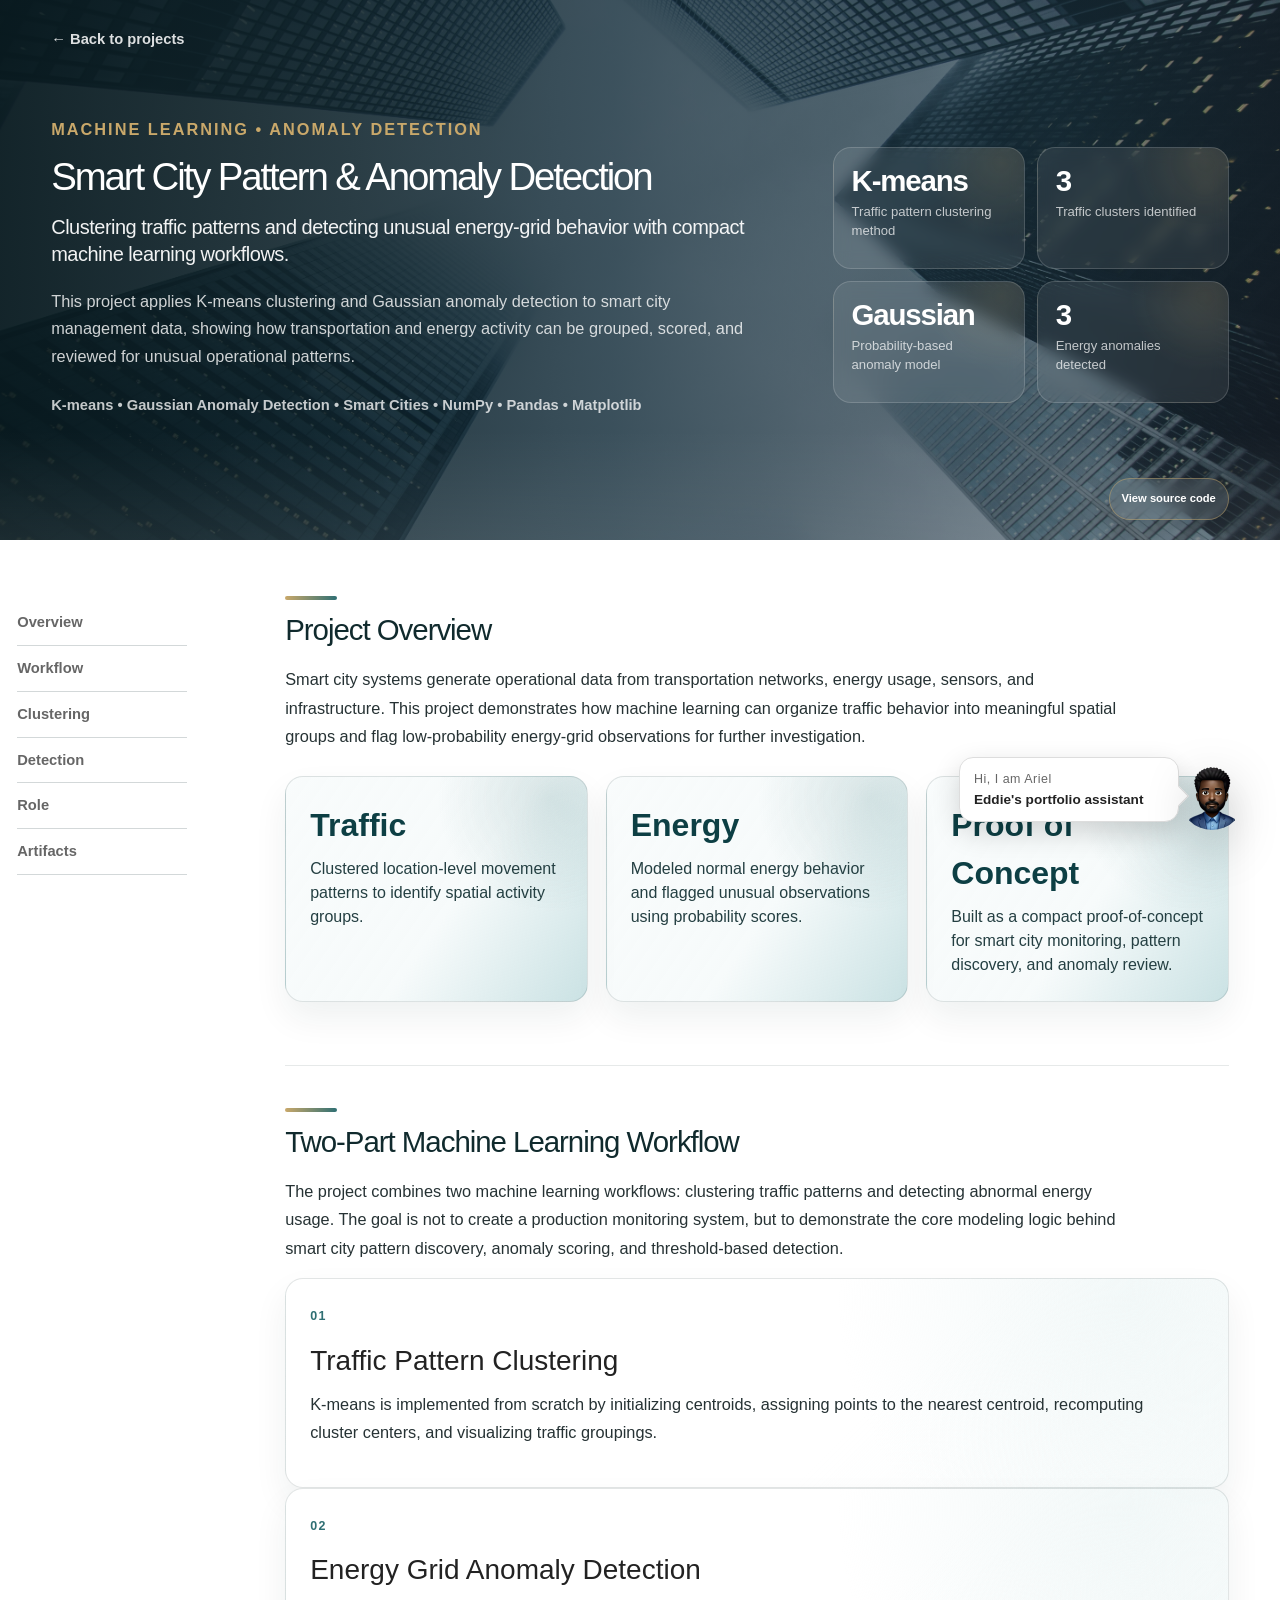
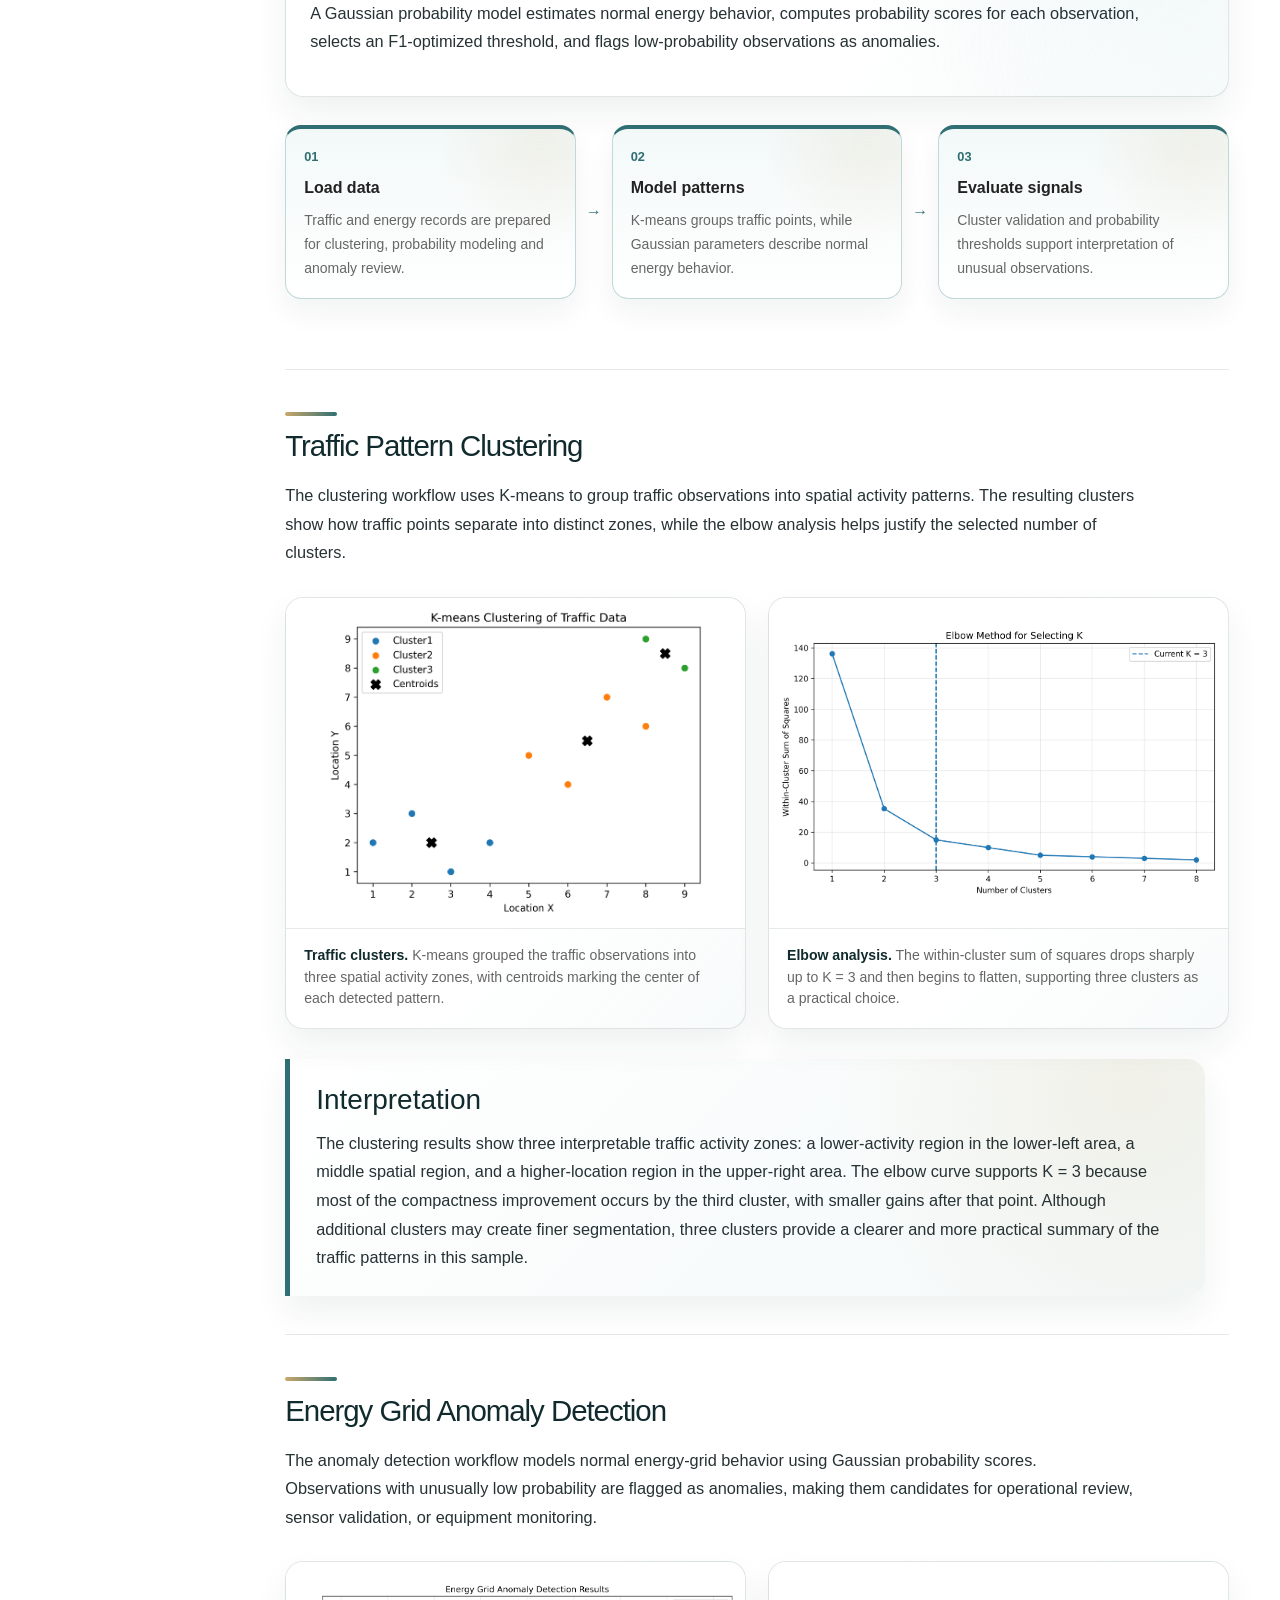
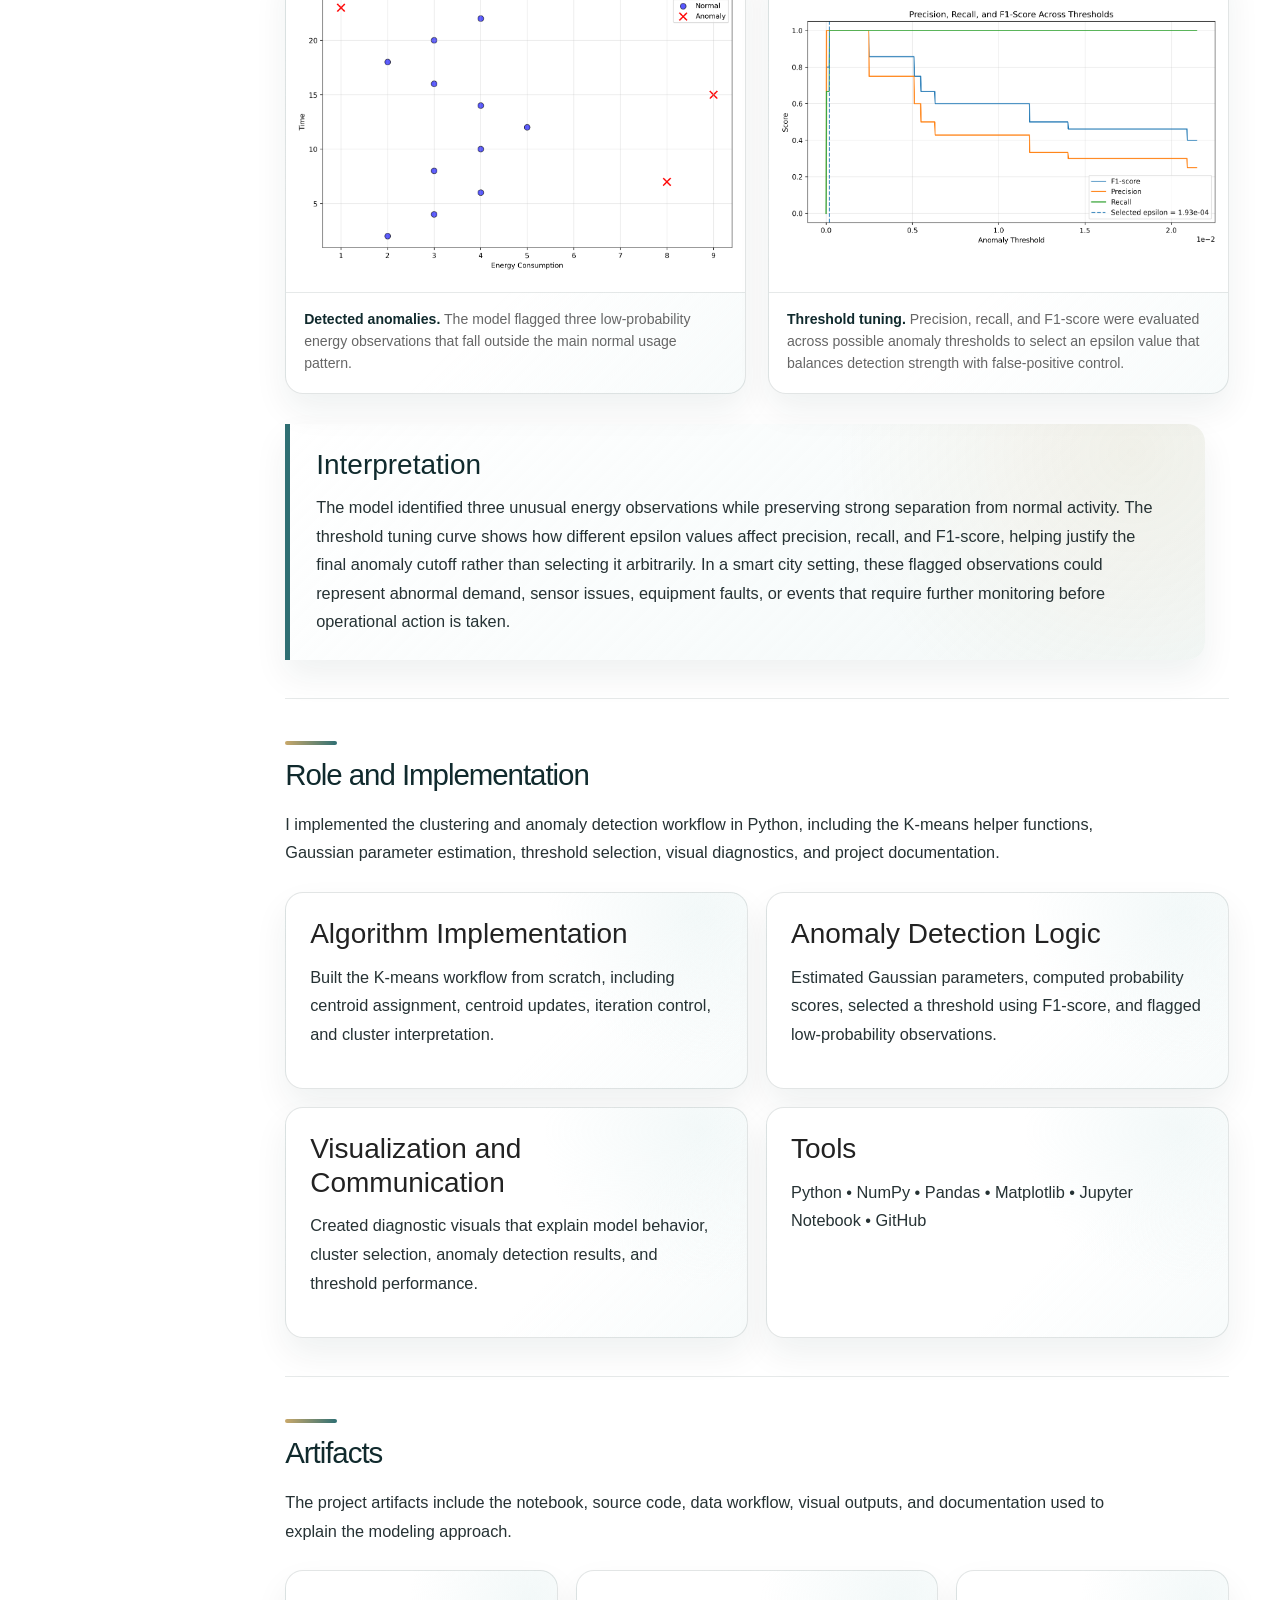
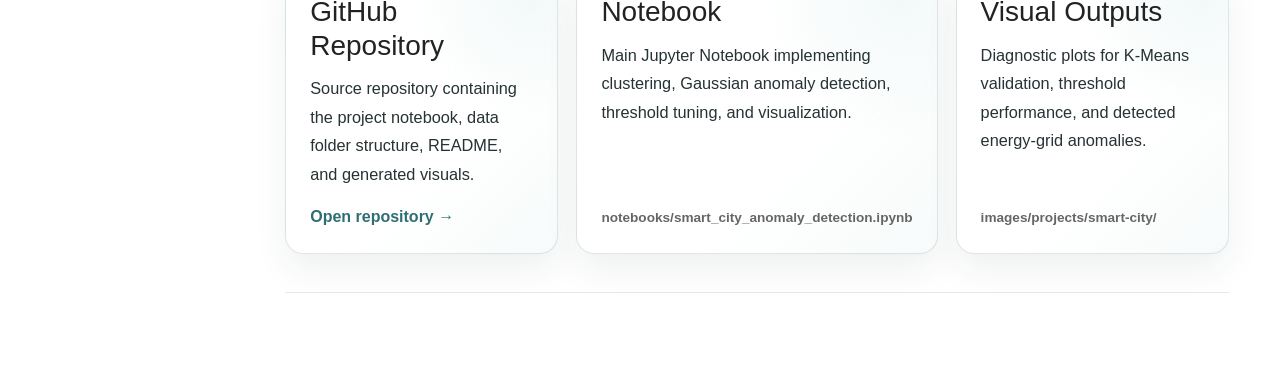
<file: projects/smart-city.html>
<!DOCTYPE html>
<html lang="en">
<head>
  <meta charset="UTF-8" />
  <meta name="viewport" content="width=device-width, initial-scale=1.0" />

  <title>Smart City Pattern & Anomaly Detection | Edidiong David Ibokete</title>

  <link href="https://cdn.jsdelivr.net/npm/bootstrap@5.3.3/dist/css/bootstrap.min.css" rel="stylesheet">
  <link rel="stylesheet" href="https://cdn.jsdelivr.net/npm/bootstrap-icons@1.11.3/font/bootstrap-icons.min.css">
  <link rel="stylesheet" href="../styles.css">
</head>

<body class="smart-city-page">
  <main class="detail-page smart-city-detail-page">
    <section class="smart-city-page-hero" aria-label="Smart City Pattern & Anomaly Detection project hero">
      <a href="../index.html#projects" class="smart-city-hero-back">← Back to projects</a>

      <a
        href="https://github.com/Eddy-bok/smart-city-anomaly-detection.git"
        class="smart-city-hero-source"
        target="_blank"
        rel="noopener noreferrer"
      >
        View source code
      </a>

      <div class="smart-city-page-hero-inner">
        <div class="smart-city-page-hero-copy">
          <p class="section-label">Machine Learning • Anomaly Detection</p>

          <h1>Smart City Pattern & Anomaly Detection</h1>

          <h2>
            Clustering traffic patterns and detecting unusual energy-grid behavior
            with compact machine learning workflows.
          </h2>

          <p>
            This project applies K-means clustering and Gaussian anomaly detection to smart city management data, 
            showing how transportation and energy activity can be grouped, scored, and reviewed for unusual operational patterns.
          </p>

          <p class="detail-tags">
            K-means • Gaussian Anomaly Detection • Smart Cities • NumPy • Pandas • Matplotlib
          </p>
        </div>

        <div class="smart-city-hero-metrics" aria-label="Smart City project highlights">
          <article class="smart-city-hero-metric">
            <span class="smart-city-hero-metric-value">K-means</span>
            <span class="smart-city-hero-metric-label">Traffic pattern clustering method</span>
          </article>

          <article class="smart-city-hero-metric">
            <span class="smart-city-hero-metric-value">3</span>
            <span class="smart-city-hero-metric-label">Traffic clusters identified</span>
          </article>

          <article class="smart-city-hero-metric">
            <span class="smart-city-hero-metric-value">Gaussian</span>
            <span class="smart-city-hero-metric-label">Probability-based anomaly model</span>
          </article>

          <article class="smart-city-hero-metric">
            <span class="smart-city-hero-metric-value">3</span>
            <span class="smart-city-hero-metric-label">Energy anomalies detected</span>
          </article>
        </div>
      </div>
    </section>

    <div class="smart-city-body-layout">
      <aside class="smart-city-page-sidebar" aria-label="Smart City project section navigation">
        <nav class="smart-city-section-nav">
          <a href="#overview">Overview</a>
          <a href="#workflow">Workflow</a>
          <a href="#clustering">Clustering</a>
          <a href="#detection">Detection</a>
          <a href="#role">Role</a>
          <a href="#artifacts">Artifacts</a>
        </nav>
      </aside>

      <div class="smart-city-body-content">
        <section id="overview" class="detail-section">
          <h2>Project Overview</h2>

          <p>
            Smart city systems generate operational data from transportation networks, energy usage, 
            sensors, and infrastructure. This project demonstrates how machine learning can organize 
            traffic behavior into meaningful spatial groups and flag low-probability energy-grid observations 
            for further investigation.
          </p>

          <div class="metrics-grid smart-city-summary-grid">
            <article class="metric-card">
              <span class="metric-value">Traffic</span>
              <span class="metric-label">
                Clustered location-level movement patterns to identify spatial activity groups.
              </span>
            </article>

            <article class="metric-card">
              <span class="metric-value">Energy</span>
              <span class="metric-label">
                Modeled normal energy behavior and flagged unusual observations using probability scores.
              </span>
            </article>

            <article class="metric-card">
              <span class="metric-value">Proof of Concept</span>
              <span class="metric-label">
                Built as a compact proof-of-concept for smart city monitoring, pattern discovery, and anomaly review.
              </span>
            </article>
          </div>
        </section>

        <section id="workflow" class="detail-section">
          <h2>Two-Part Machine Learning Workflow</h2>

          <p>
            The project combines two machine learning workflows: clustering traffic patterns and detecting abnormal energy usage. 
            The goal is not to create a production monitoring system, but to demonstrate the core modeling logic behind smart 
            city pattern discovery, anomaly scoring, and threshold-based detection.
          </p>

          <div class="smart-city-workflow-grid">
            <article class="approach-card">
              <span class="smart-city-card-number">01</span>
              <h3>Traffic Pattern Clustering</h3>
              <p>
                K-means is implemented from scratch by initializing centroids, assigning
                points to the nearest centroid, recomputing cluster centers, and visualizing
                traffic groupings.
              </p>
            </article>

            <article class="approach-card">
              <span class="smart-city-card-number">02</span>
              <h3>Energy Grid Anomaly Detection</h3>
              <p>
                A Gaussian probability model estimates normal energy behavior, computes probability 
                scores for each observation, selects an F1-optimized threshold, and flags low-probability observations as anomalies.
              </p>
            </article>
          </div>

          <div class="pipeline-visual smart-city-pipeline">
            <article class="pipeline-step">
              <span class="pipeline-number">01</span>
              <strong>Load data</strong>
              <small>Traffic and energy records are prepared for clustering, probability modeling and anomaly review.</small>
            </article>

            <span class="pipeline-arrow">→</span>

            <article class="pipeline-step">
              <span class="pipeline-number">02</span>
              <strong>Model patterns</strong>
              <small>K-means groups traffic points, while Gaussian parameters describe normal energy behavior.</small>
            </article>

            <span class="pipeline-arrow">→</span>

            <article class="pipeline-step">
              <span class="pipeline-number">03</span>
              <strong>Evaluate signals</strong>
              <small>Cluster validation and probability thresholds support interpretation of unusual observations.</small>
            </article>
          </div>
        </section>

        <section id="clustering" class="detail-section">
          <h2>Traffic Pattern Clustering</h2>

          <p>
            The clustering workflow uses K-means to group traffic observations into spatial activity patterns. 
            The resulting clusters show how traffic points separate into distinct zones, while the elbow analysis 
            helps justify the selected number of clusters.
          </p>

          <div class="smart-city-visual-grid">
            <figure class="smart-city-visual-card">
              <a
                href="../images/projects/smart-city/kmeans-clustering-traffic-data.png"
                target="_blank"
                rel="noopener noreferrer"
                aria-label="Open full-size K-means traffic clustering chart in a new tab"
              >
                <img
                  src="../images/projects/smart-city/kmeans-clustering-traffic-data.png"
                  alt="K-means clustering of traffic data"
                />
              </a>
              <figcaption>
                <strong>Traffic clusters.</strong> K-means grouped the traffic observations into three spatial activity 
                zones, with centroids marking the center of each detected pattern.
              </figcaption>
            </figure>

            <figure class="smart-city-visual-card">
              <a
                href="../images/projects/smart-city/traffic_kmeans_elbow_curve.png"
                target="_blank"
                rel="noopener noreferrer"
                aria-label="Open full-size K-Means elbow curve for traffic clustering in a new tab"
              >
                <img
                  src="../images/projects/smart-city/traffic_kmeans_elbow_curve.png"
                  alt="K-Means elbow curve for traffic clustering"
                />
              </a>
              <figcaption>
                <strong>Elbow analysis.</strong> The within-cluster sum of squares drops sharply up to K = 3 
                and then begins to flatten, supporting three clusters as a practical choice.
              </figcaption>
            </figure>
          </div>
          <div class="evidence-note">
            <h3>Interpretation</h3>
            <p>
              The clustering results show three interpretable traffic activity zones: a lower-activity region in the lower-left 
              area, a middle spatial region, and a higher-location region in the upper-right area. The elbow curve supports K = 3 
              because most of the compactness improvement occurs by the third cluster, with smaller gains after that point. 
              Although additional clusters may create finer segmentation, three clusters provide a clearer and more practical summary 
              of the traffic patterns in this sample.
            </p>
          </div>
        </section>

        <section id="detection" class="detail-section">
          <h2>Energy Grid Anomaly Detection</h2>

          <p>
            The anomaly detection workflow models normal energy-grid behavior using Gaussian probability scores. 
            Observations with unusually low probability are flagged as anomalies, making them candidates for operational 
            review, sensor validation, or equipment monitoring.
          </p>

          <div class="smart-city-visual-grid">
            <figure class="smart-city-visual-card smart-city-featured-visual">
              <a
                href="../images/projects/smart-city/energy_grid_anomaly_detection.png"
                target="_blank"
                rel="noopener noreferrer"
                aria-label="Open full-size energy grid anomaly detection chart in a new tab"
              >
                <img
                  src="../images/projects/smart-city/energy_grid_anomaly_detection.png"
                  alt="Energy grid anomaly detection scatter plot"
                />
              </a>
              <figcaption>
                <strong>Detected anomalies.</strong> The model flagged three low-probability energy observations that fall 
                outside the main normal usage pattern.
              </figcaption>
            </figure>

            <figure class="smart-city-visual-card">
              <a
                href="../images/projects/smart-city/energy_threshold_performance_curve.png"
                target="_blank"
                rel="noopener noreferrer"
                aria-label="Open full-size energy threshold performance curve in a new tab"
              >
                <img
                  src="../images/projects/smart-city/energy_threshold_performance_curve.png"
                  alt="Threshold performance curve for energy anomaly detection"
                />
              </a>
              <figcaption>
                <strong>Threshold tuning.</strong> Precision, recall, and F1-score were evaluated across possible anomaly 
                thresholds to select an epsilon value that balances detection strength with false-positive control.
              </figcaption>
            </figure>
          </div>

          <div class="evidence-note">
            <h3>Interpretation</h3>
            <p>
              The model identified three unusual energy observations while preserving strong separation from normal activity. 
              The threshold tuning curve shows how different epsilon values affect precision, recall, and F1-score, helping 
              justify the final anomaly cutoff rather than selecting it arbitrarily. In a smart city setting, these flagged 
              observations could represent abnormal demand, sensor issues, equipment faults, or events that require further monitoring 
              before operational action is taken.
            </p>
          </div>
        </section>

        <section id="role" class="detail-section">
          <h2>Role and Implementation</h2>

          <p>
            I implemented the clustering and anomaly detection workflow in Python,
            including the K-means helper functions, Gaussian parameter estimation,
            threshold selection, visual diagnostics, and project documentation.
          </p>

          <div class="contribution-grid smart-city-role-grid">
            <article class="contribution-card">
              <h3>Algorithm Implementation</h3>
              <p>
                Built the K-means workflow from scratch, including centroid assignment,
                centroid updates, iteration control, and cluster interpretation.
              </p>
            </article>

            <article class="contribution-card">
              <h3>Anomaly Detection Logic</h3>
              <p>
                Estimated Gaussian parameters, computed probability scores, selected
                a threshold using F1-score, and flagged low-probability observations.
              </p>
            </article>

            <article class="contribution-card">
              <h3>Visualization and Communication</h3>
              <p>
                Created diagnostic visuals that explain model behavior, cluster selection,
                anomaly detection results, and threshold performance.
              </p>
            </article>

            <article class="contribution-card">
              <h3>Tools</h3>
              <p>
                Python • NumPy • Pandas • Matplotlib • Jupyter Notebook • GitHub
              </p>
            </article>
          </div>
        </section>

        <section id="artifacts" class="detail-section">
          <h2>Artifacts</h2>

          <p>
            The project artifacts include the notebook, source code, data workflow,
            visual outputs, and documentation used to explain the modeling approach.
          </p>

          <div class="artifact-grid smart-city-artifact-grid">
            <article class="artifact-card">
              <h3>GitHub Repository</h3>
              <p>
                Source repository containing the project notebook, data folder structure,
                README, and generated visuals.
              </p>
              <a
                href="https://github.com/Eddy-bok/smart-city-anomaly-detection.git"
                class="smart-city-artifact-link"
                target="_blank"
                rel="noopener noreferrer"
              >
                Open repository →
              </a>
            </article>

            <article class="artifact-card">
              <h3>Notebook</h3>
              <p>
                Main Jupyter Notebook implementing clustering, Gaussian anomaly detection,
                threshold tuning, and visualization.
              </p>
              <span class="artifact-status">notebooks/smart_city_anomaly_detection.ipynb</span>
            </article>

            <article class="artifact-card">
              <h3>Visual Outputs</h3>
              <p>
                Diagnostic plots for K-Means validation, threshold performance, and detected
                energy-grid anomalies.
              </p>
              <span class="artifact-status">images/projects/smart-city/</span>
            </article>
          </div>
        </section>
      </div>
    </div>
  </main>

  <script src="../scripts/assistant.js"></script>
</body>
</html>
</file>
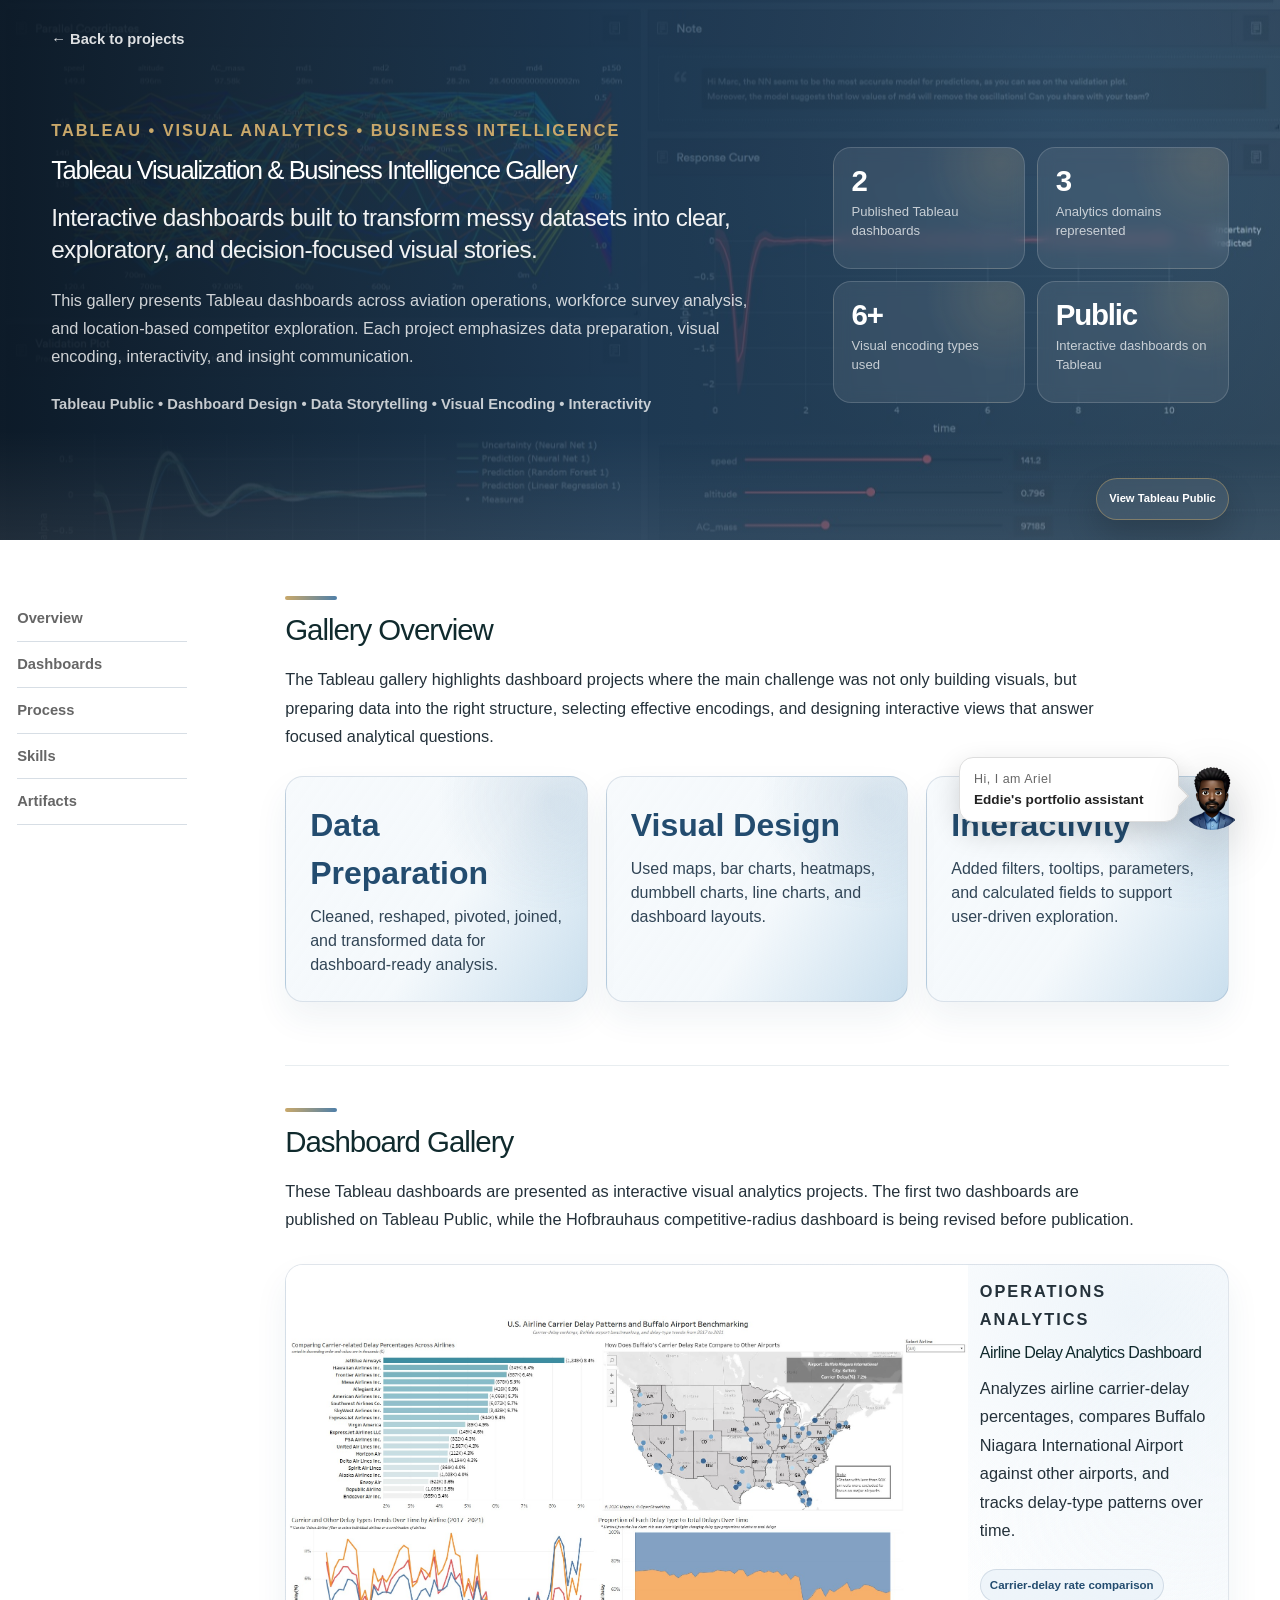
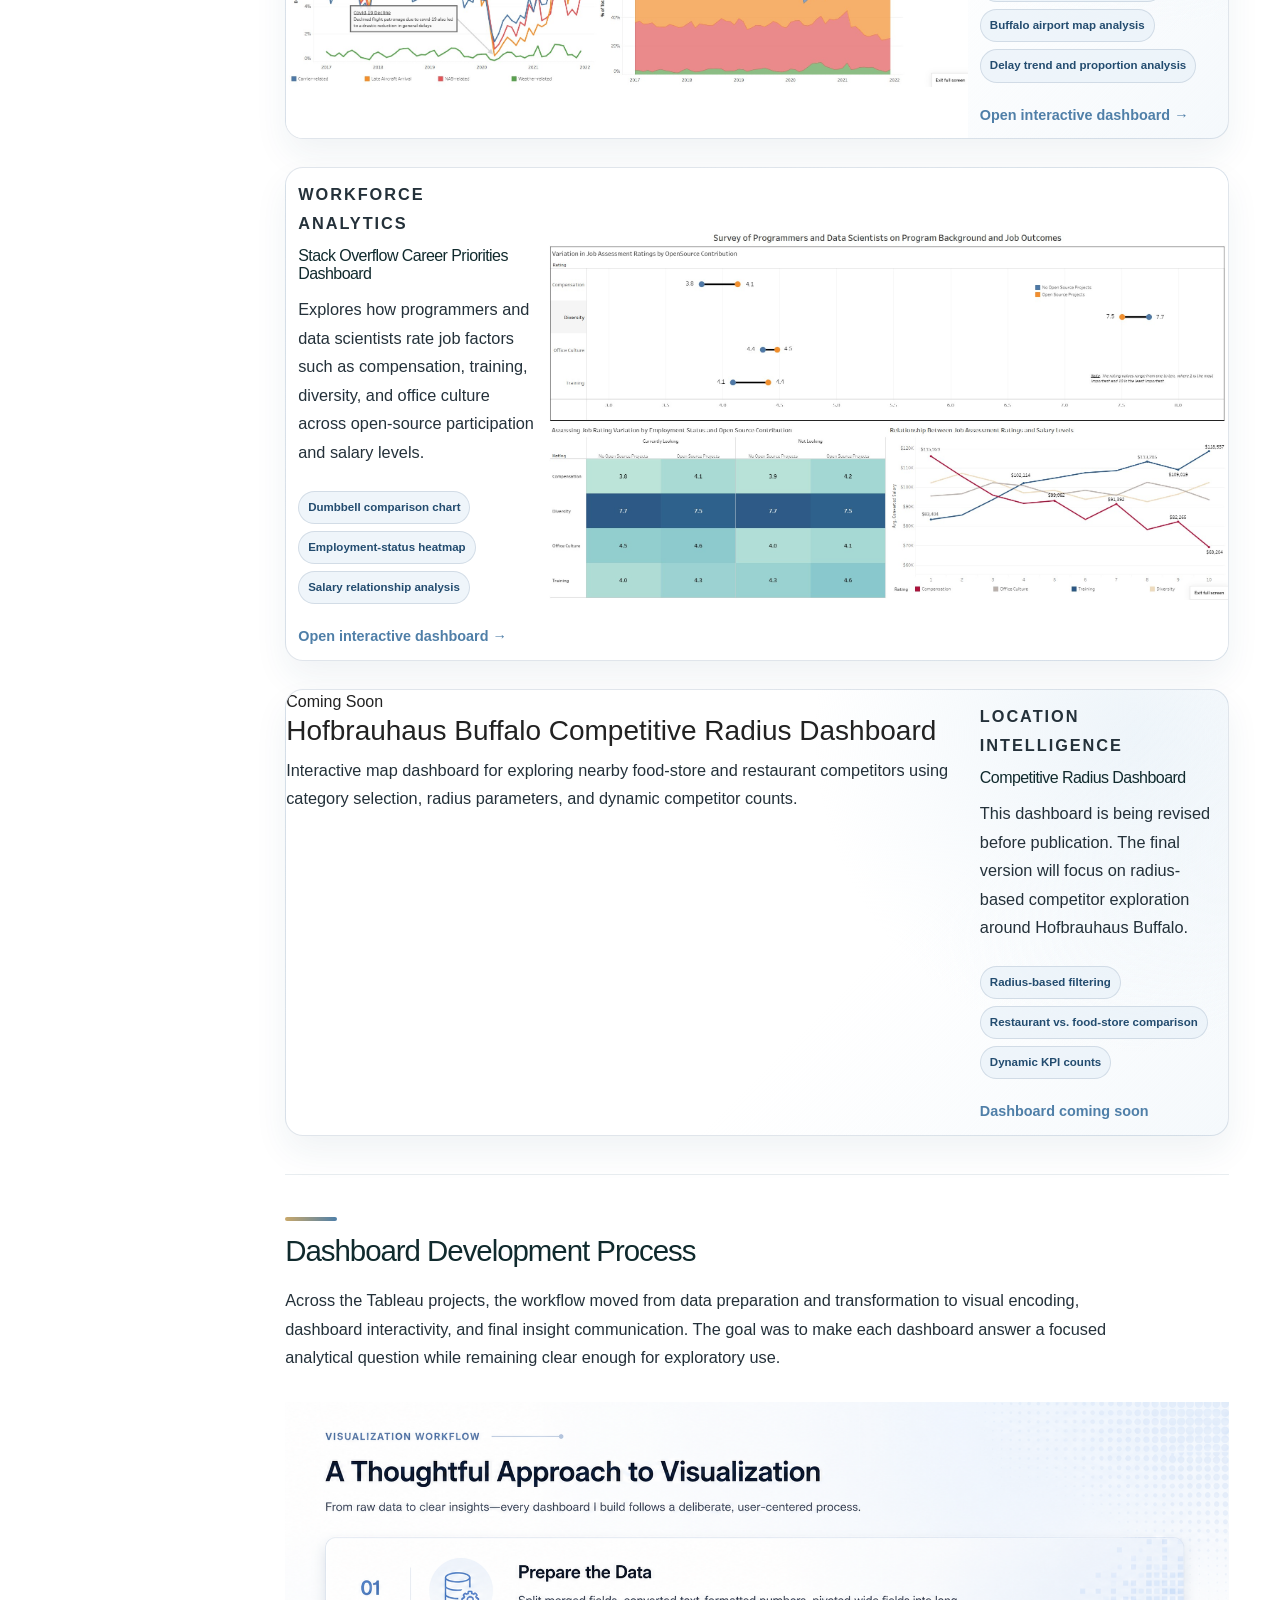
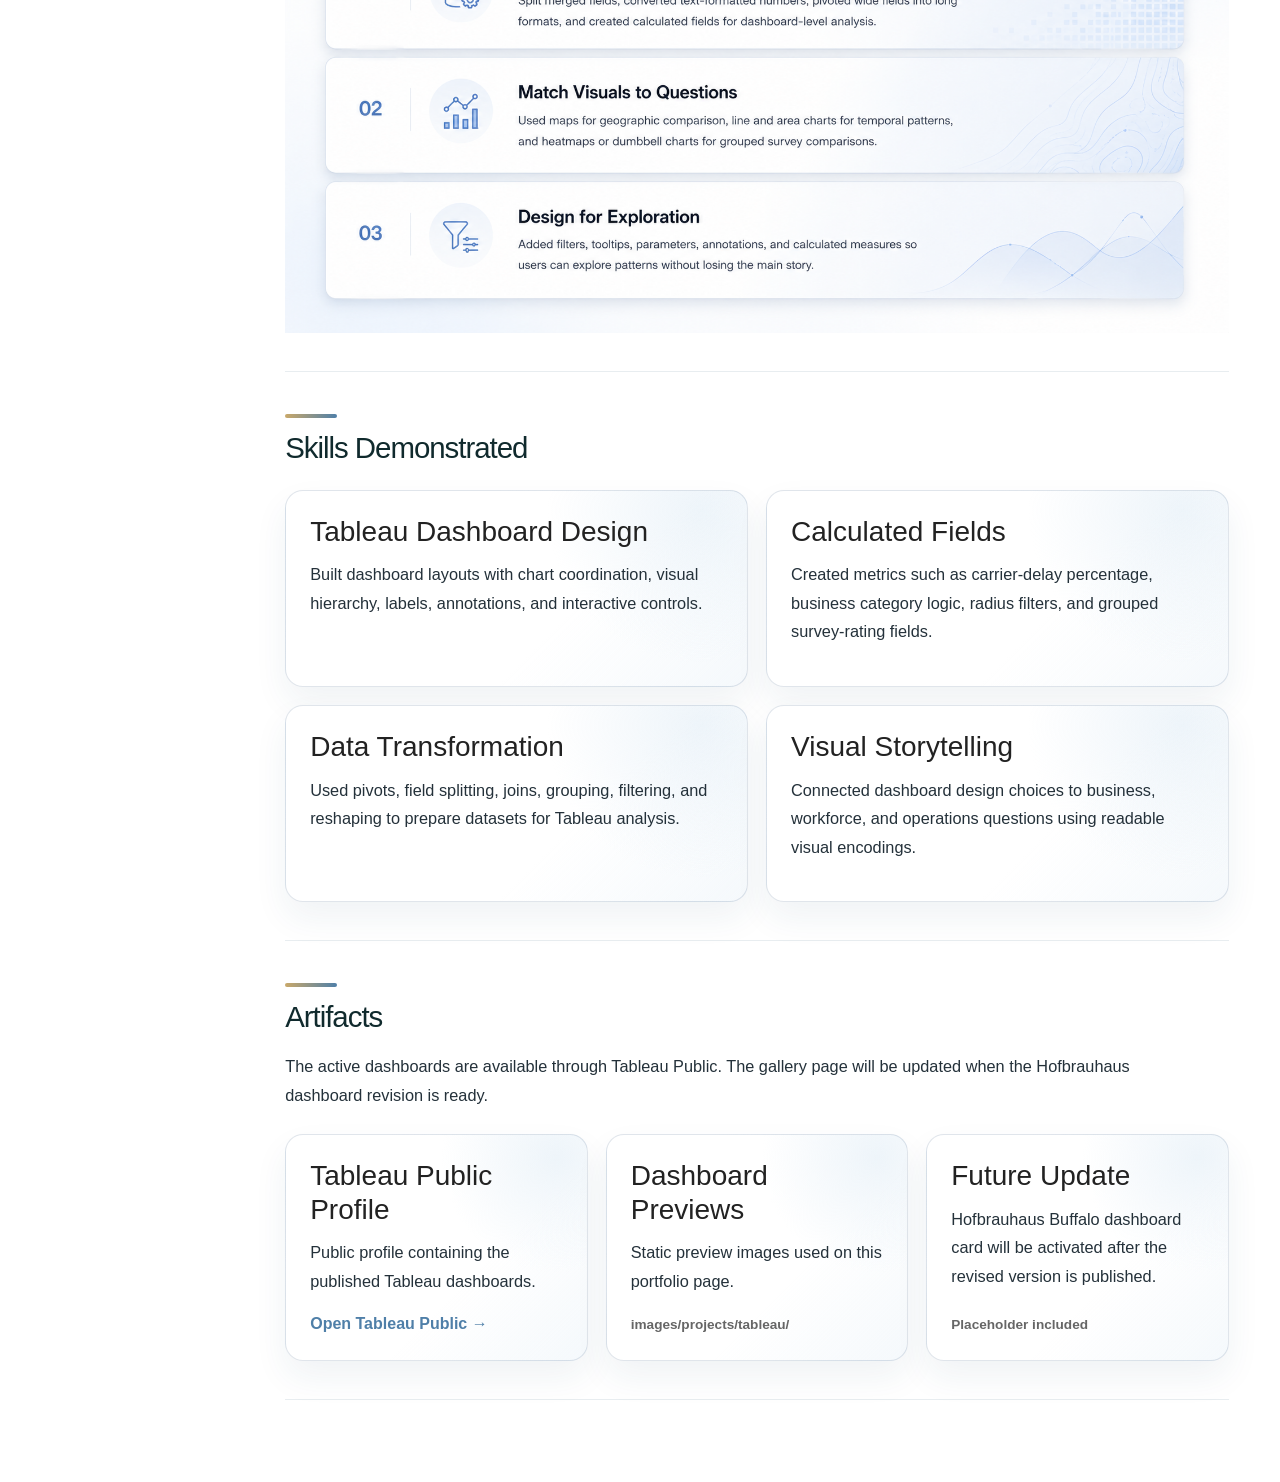
<file: projects/tableau.html>
<!DOCTYPE html>
<html lang="en">
<head>
  <meta charset="UTF-8" />
  <meta name="viewport" content="width=device-width, initial-scale=1.0" />

  <title>Tableau Visualization & BI Gallery | Edidiong David Ibokete</title>

  <link href="https://cdn.jsdelivr.net/npm/bootstrap@5.3.3/dist/css/bootstrap.min.css" rel="stylesheet">
  <link rel="stylesheet" href="https://cdn.jsdelivr.net/npm/bootstrap-icons@1.11.3/font/bootstrap-icons.min.css">
  <link rel="stylesheet" href="../styles.css">
</head>

<body class="tableau-page">
  <main class="detail-page tableau-detail-page">
    <section class="tableau-page-hero" aria-label="Tableau Visualization and Business Intelligence Gallery hero">
      <a href="../index.html#projects" class="tableau-hero-back">← Back to projects</a>

      <a
        href="https://public.tableau.com/app/profile/edidiong5684"
        class="tableau-hero-source"
        target="_blank"
        rel="noopener noreferrer"
      >
        View Tableau Public
      </a>

      <div class="tableau-page-hero-inner">
        <div class="tableau-page-hero-copy">
          <p class="section-label">Tableau • Visual Analytics • Business Intelligence</p>

          <h1>Tableau Visualization & Business Intelligence Gallery</h1>

          <h2>
            Interactive dashboards built to transform messy datasets into clear,
            exploratory, and decision-focused visual stories.
          </h2>

          <p>
            This gallery presents Tableau dashboards across aviation operations,
            workforce survey analysis, and location-based competitor exploration.
            Each project emphasizes data preparation, visual encoding, interactivity,
            and insight communication.
          </p>

          <p class="detail-tags">
            Tableau Public • Dashboard Design • Data Storytelling • Visual Encoding • Interactivity
          </p>
        </div>

        <div class="tableau-hero-metrics" aria-label="Tableau gallery highlights">
            <article class="tableau-hero-metric">
                <span class="tableau-hero-metric-value">2</span>
                <span class="tableau-hero-metric-label">Published Tableau dashboards</span>
            </article>

            <article class="tableau-hero-metric">
                <span class="tableau-hero-metric-value">3</span>
                <span class="tableau-hero-metric-label">Analytics domains represented</span>
            </article>

            <article class="tableau-hero-metric">
                <span class="tableau-hero-metric-value">6+</span>
                <span class="tableau-hero-metric-label">Visual encoding types used</span>
            </article>

            <article class="tableau-hero-metric">
                <span class="tableau-hero-metric-value">Public</span>
                <span class="tableau-hero-metric-label">Interactive dashboards on Tableau</span>
            </article>
        </div>
      </div>
    </section>

    <div class="tableau-body-layout">
      <aside class="tableau-page-sidebar" aria-label="Tableau gallery section navigation">
        <nav class="tableau-section-nav">
          <a href="#overview">Overview</a>
          <a href="#dashboards">Dashboards</a>
          <a href="#process">Process</a>
          <a href="#skills">Skills</a>
          <a href="#artifacts">Artifacts</a>
        </nav>
      </aside>

      <div class="tableau-body-content">
        <section id="overview" class="detail-section">
          <h2>Gallery Overview</h2>

          <p>
            The Tableau gallery highlights dashboard projects where the main challenge was not only
            building visuals, but preparing data into the right structure, selecting effective encodings,
            and designing interactive views that answer focused analytical questions.
          </p>

          <div class="metrics-grid tableau-summary-grid">
            <article class="metric-card">
              <span class="metric-value">Data Preparation</span>
              <span class="metric-label">
                Cleaned, reshaped, pivoted, joined, and transformed data for dashboard-ready analysis.
              </span>
            </article>

            <article class="metric-card">
              <span class="metric-value">Visual Design</span>
              <span class="metric-label">
                Used maps, bar charts, heatmaps, dumbbell charts, line charts, and dashboard layouts.
              </span>
            </article>

            <article class="metric-card">
              <span class="metric-value">Interactivity</span>
              <span class="metric-label">
                Added filters, tooltips, parameters, and calculated fields to support user-driven exploration.
              </span>
            </article>
          </div>
        </section>

        <section id="dashboards" class="detail-section">
            <h2>Dashboard Gallery</h2>

            <p>
                These Tableau dashboards are presented as interactive visual analytics projects.
                The first two dashboards are published on Tableau Public, while the Hofbrauhaus
                competitive-radius dashboard is being revised before publication.
            </p>

            <div class="tableau-dashboard-showcase">
                <article class="tableau-dashboard-row">
                <a
                    href="../images/projects/tableau/airline-delay-dashboard.jpg"
                    class="tableau-dashboard-preview"
                    target="_blank"
                    rel="noopener noreferrer"
                    aria-label="Open full-size Airline Delay dashboard preview image in a new tab"
                >
                    <img
                    src="../images/projects/tableau/airline-delay-dashboard.jpg"
                    alt="Airline delay analytics Tableau dashboard preview"
                    />
                </a>

                <div class="tableau-dashboard-panel">
                    <p class="tableau-dashboard-type">Operations Analytics</p>
                    <h3>Airline Delay Analytics Dashboard</h3>

                    <p>
                    Analyzes airline carrier-delay percentages, compares Buffalo Niagara International
                    Airport against other airports, and tracks delay-type patterns over time.
                    </p>

                    <div class="tableau-insight-list">
                    <span>Carrier-delay rate comparison</span>
                    <span>Buffalo airport map analysis</span>
                    <span>Delay trend and proportion analysis</span>
                    </div>

                    <a
                    href="https://public.tableau.com/app/profile/edidiong5684/viz/US_airline_carier_delay_patterns/Dashboard2"
                    class="tableau-dashboard-action"
                    target="_blank"
                    rel="noopener noreferrer"
                    >
                    Open interactive dashboard →
                    </a>
                </div>
                </article>

                <article class="tableau-dashboard-row tableau-dashboard-row-reverse">
                <a
                    href="../images/projects/tableau/stackoverflow-career-dashboard.jpg"
                    class="tableau-dashboard-preview"
                    target="_blank"
                    rel="noopener noreferrer"
                    aria-label="Open full-size Stack Overflow career dashboard preview image in a new tab"
                >
                    <img
                    src="../images/projects/tableau/stackoverflow-career-dashboard.jpg"
                    alt="Stack Overflow programmer and data scientist career priorities Tableau dashboard preview"
                    />
                </a>

                <div class="tableau-dashboard-panel">
                    <p class="tableau-dashboard-type">Workforce Analytics</p>
                    <h3>Stack Overflow Career Priorities Dashboard</h3>

                    <p>
                    Explores how programmers and data scientists rate job factors such as compensation,
                    training, diversity, and office culture across open-source participation and salary levels.
                    </p>

                    <div class="tableau-insight-list">
                    <span>Dumbbell comparison chart</span>
                    <span>Employment-status heatmap</span>
                    <span>Salary relationship analysis</span>
                    </div>

                    <a
                    href="https://public.tableau.com/app/profile/edidiong5684/viz/programmer_job_outcomes_dashboard/StackOverflowSurveyandDataExploration"
                    class="tableau-dashboard-action"
                    target="_blank"
                    rel="noopener noreferrer"
                    >
                    Open interactive dashboard →
                    </a>
                </div>
                </article>

                <article class="tableau-dashboard-row tableau-dashboard-placeholder-row">
                <div class="tableau-placeholder-visual">
                    <span class="tableau-placeholder-badge">Coming Soon</span>
                    <h3>Hofbrauhaus Buffalo Competitive Radius Dashboard</h3>
                    <p>
                    Interactive map dashboard for exploring nearby food-store and restaurant competitors
                    using category selection, radius parameters, and dynamic competitor counts.
                    </p>
                </div>

                <div class="tableau-dashboard-panel">
                    <p class="tableau-dashboard-type">Location Intelligence</p>
                    <h3>Competitive Radius Dashboard</h3>

                    <p>
                    This dashboard is being revised before publication. The final version will focus on
                    radius-based competitor exploration around Hofbrauhaus Buffalo.
                    </p>

                    <div class="tableau-insight-list">
                    <span>Radius-based filtering</span>
                    <span>Restaurant vs. food-store comparison</span>
                    <span>Dynamic KPI counts</span>
                    </div>

                    <span class="tableau-dashboard-action tableau-dashboard-action-disabled" aria-disabled="true">
                    Dashboard coming soon
                    </span>
                </div>
                </article>
            </div>
        </section>

        <section id="process" class="detail-section">
            <h2>Dashboard Development Process</h2>

            <p>
                Across the Tableau projects, the workflow moved from data preparation and transformation
                to visual encoding, dashboard interactivity, and final insight communication. The goal was
                to make each dashboard answer a focused analytical question while remaining clear enough
                for exploratory use.
            </p>

            <figure class="tableau-process-figure">
                <a
                href="../images/projects/tableau/visualization-workflow.png"
                class="project-image-link"
                target="_blank"
                rel="noopener noreferrer"
                aria-label="Open Tableau dashboard development workflow image in a new tab"
                >
                <img
                    src="../images/projects/tableau/visualization-workflow.png"
                    alt="Tableau dashboard development workflow showing data preparation, visual encoding, interactivity, and insight communication"
                />
                </a>
            </figure>
        </section>

        <section id="skills" class="detail-section">
          <h2>Skills Demonstrated</h2>

          <div class="contribution-grid tableau-role-grid">
            <article class="contribution-card">
              <h3>Tableau Dashboard Design</h3>
              <p>
                Built dashboard layouts with chart coordination, visual hierarchy, labels,
                annotations, and interactive controls.
              </p>
            </article>

            <article class="contribution-card">
              <h3>Calculated Fields</h3>
              <p>
                Created metrics such as carrier-delay percentage, business category logic,
                radius filters, and grouped survey-rating fields.
              </p>
            </article>

            <article class="contribution-card">
              <h3>Data Transformation</h3>
              <p>
                Used pivots, field splitting, joins, grouping, filtering, and reshaping to prepare
                datasets for Tableau analysis.
              </p>
            </article>

            <article class="contribution-card">
              <h3>Visual Storytelling</h3>
              <p>
                Connected dashboard design choices to business, workforce, and operations questions
                using readable visual encodings.
              </p>
            </article>
          </div>
        </section>

        <section id="artifacts" class="detail-section">
          <h2>Artifacts</h2>

          <p>
            The active dashboards are available through Tableau Public. The gallery page will be updated
            when the Hofbrauhaus dashboard revision is ready.
          </p>

          <div class="artifact-grid tableau-artifact-grid">
            <article class="artifact-card">
              <h3>Tableau Public Profile</h3>
              <p>
                Public profile containing the published Tableau dashboards.
              </p>
              <a
                href="https://public.tableau.com/app/profile/edidiong5684"
                class="tableau-artifact-link"
                target="_blank"
                rel="noopener noreferrer"
              >
                Open Tableau Public →
              </a>
            </article>

            <article class="artifact-card">
              <h3>Dashboard Previews</h3>
              <p>
                Static preview images used on this portfolio page.
              </p>
              <span class="artifact-status">images/projects/tableau/</span>
            </article>

            <article class="artifact-card">
              <h3>Future Update</h3>
              <p>
                Hofbrauhaus Buffalo dashboard card will be activated after the revised version is published.
              </p>
              <span class="artifact-status">Placeholder included</span>
            </article>
          </div>
        </section>
      </div>
    </div>
  </main>

  <script src="../assistant.js"></script>
</body>
</html>
</file>
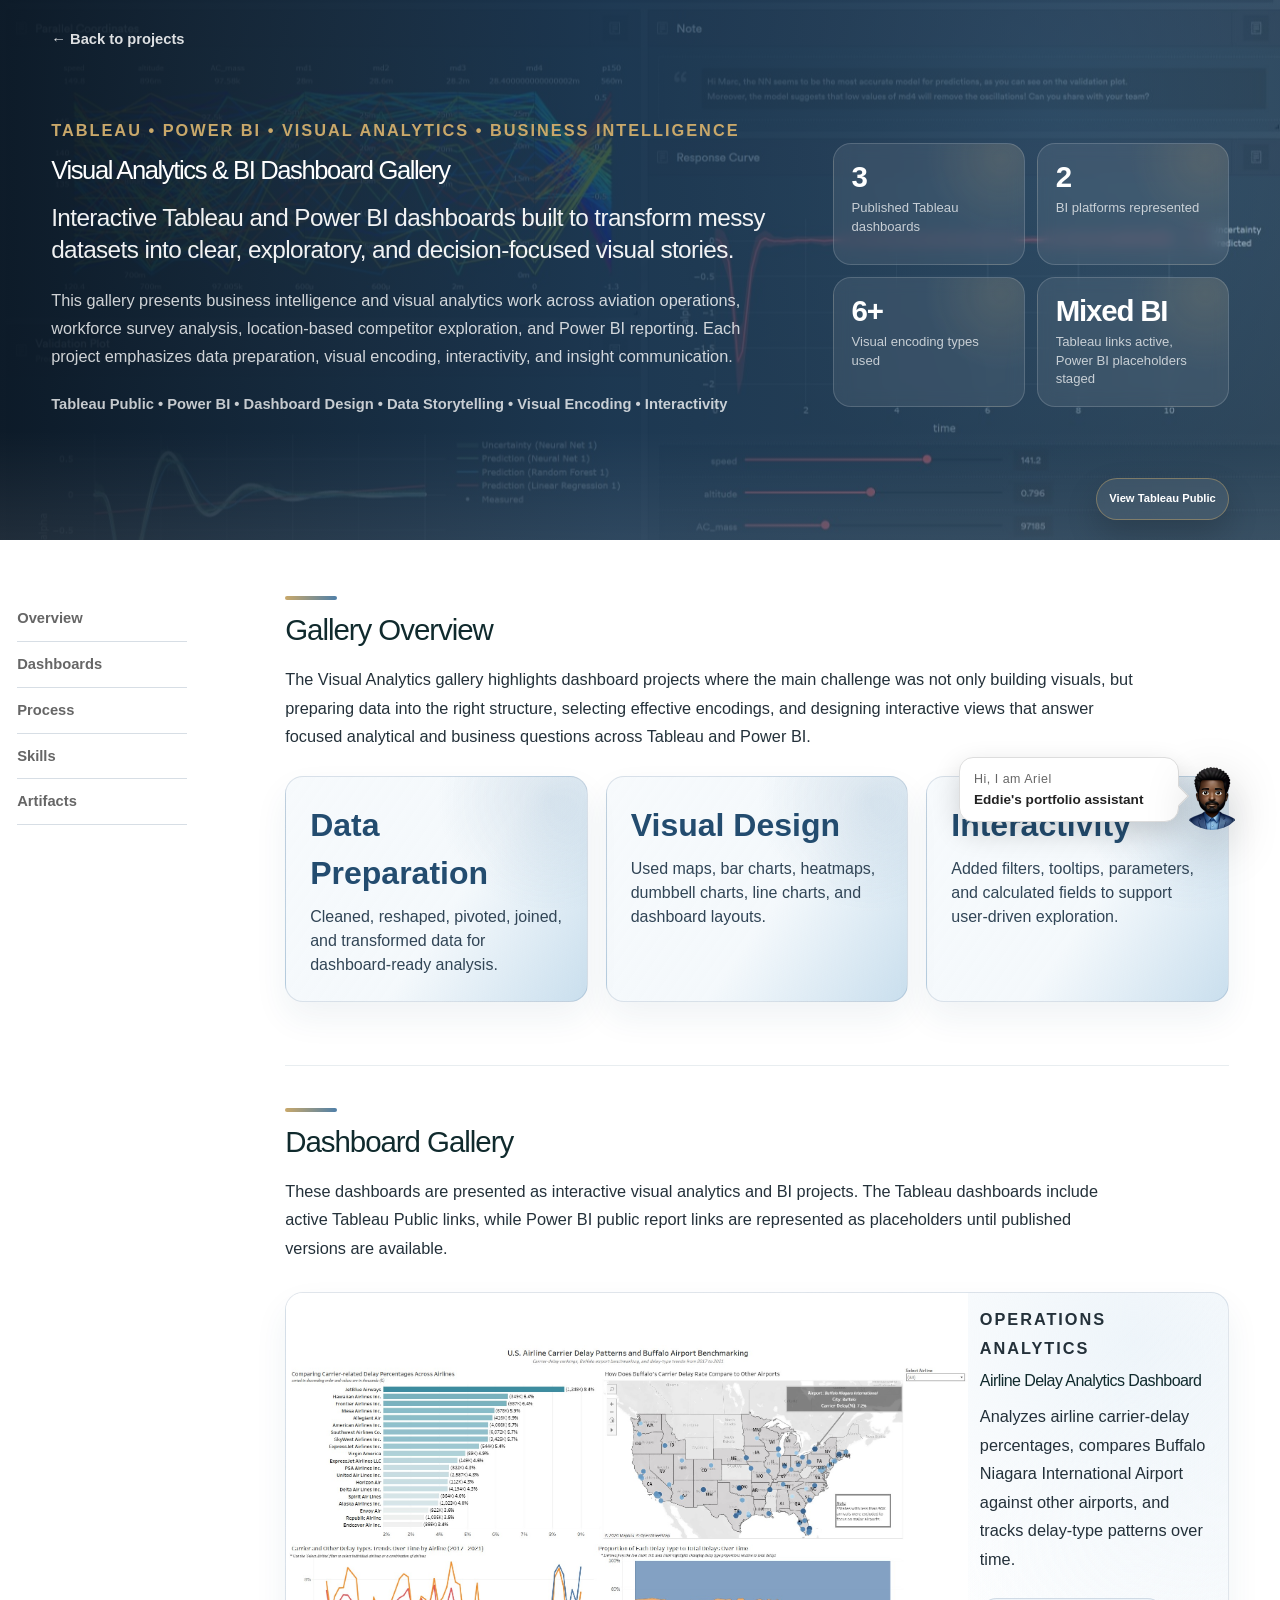
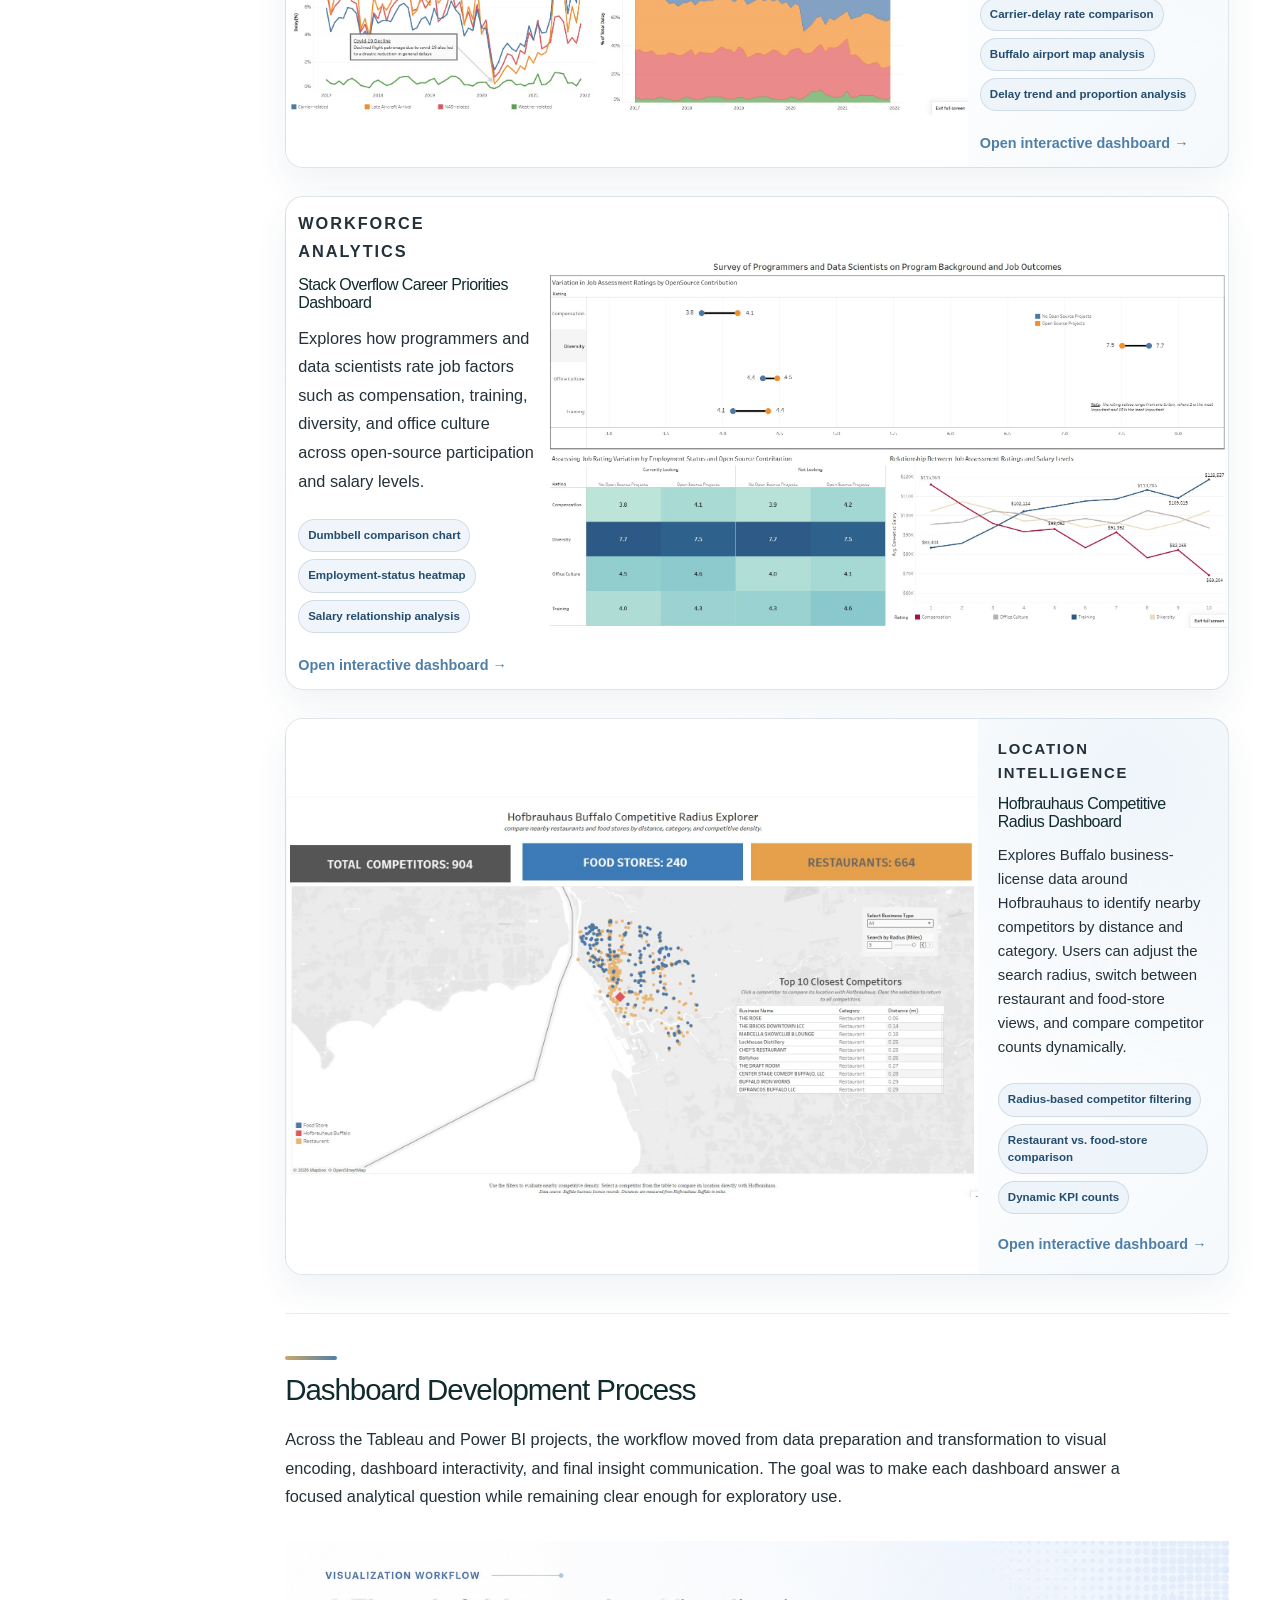
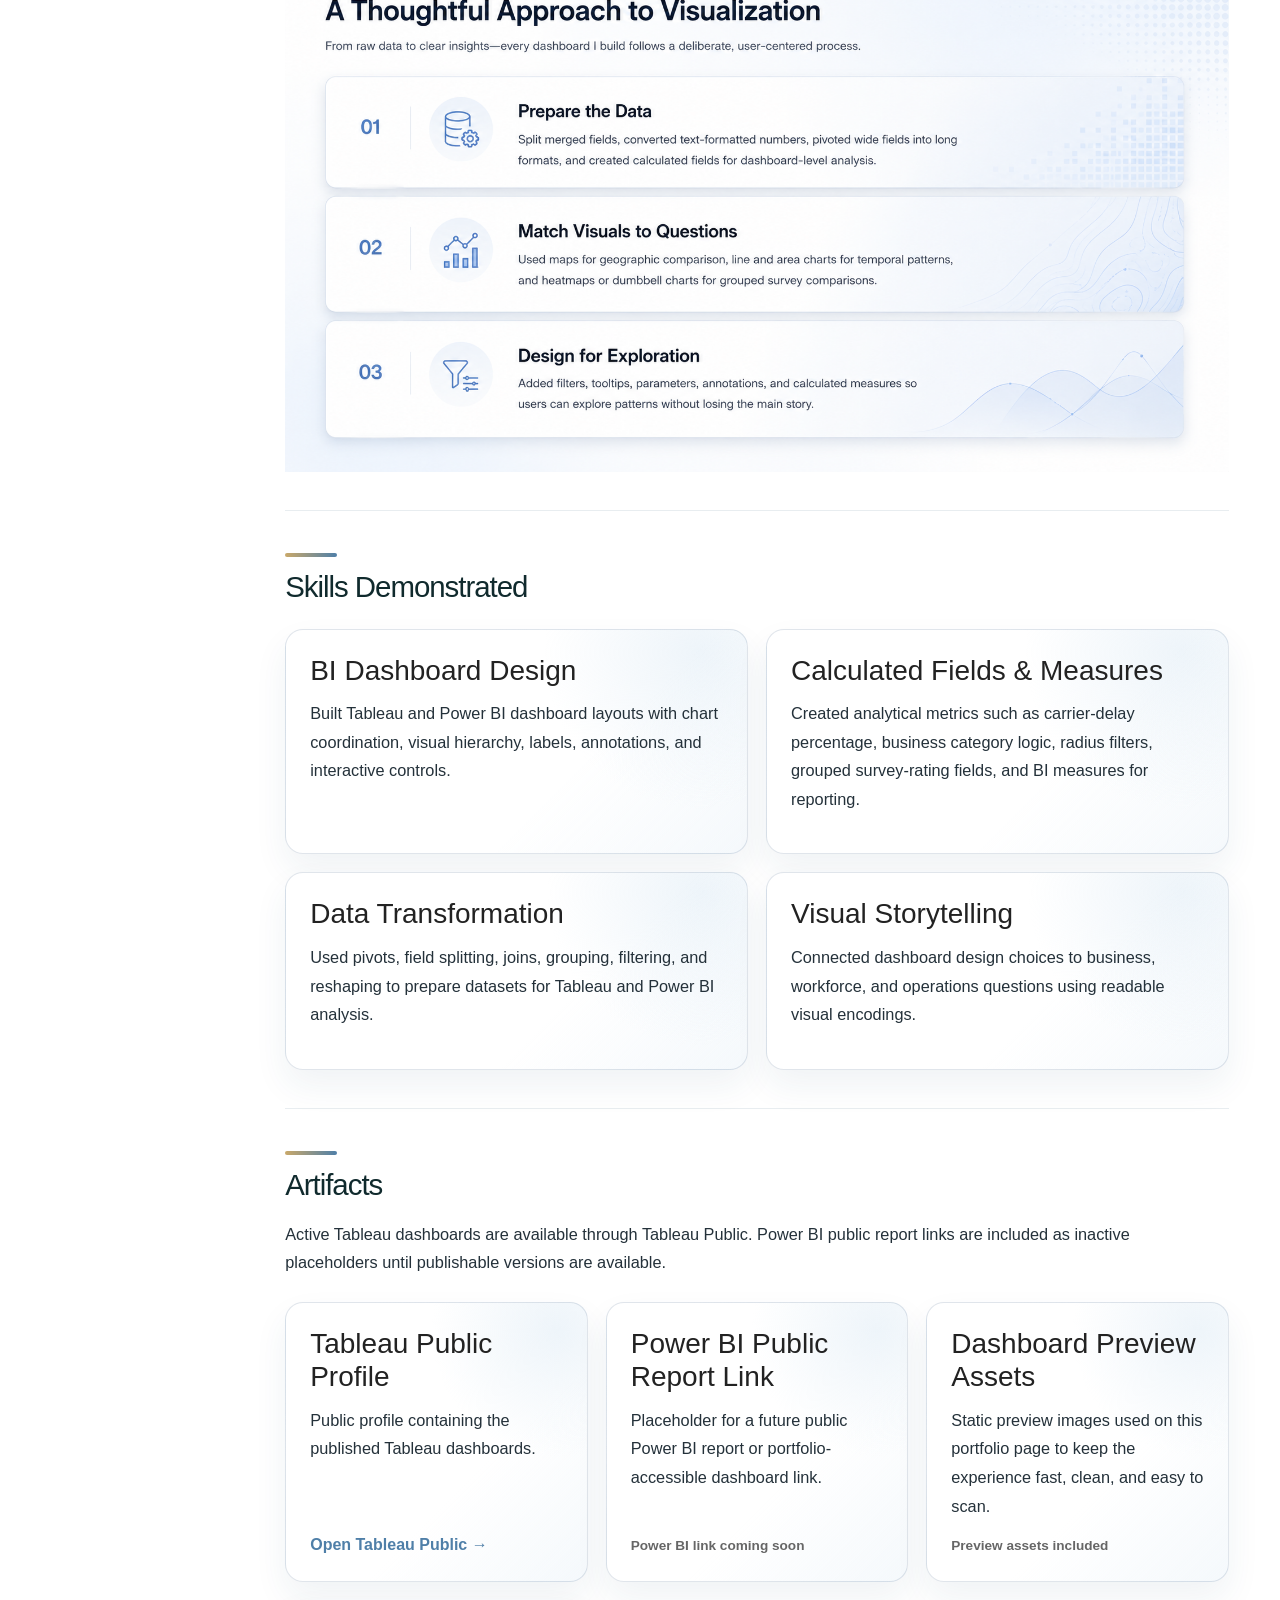
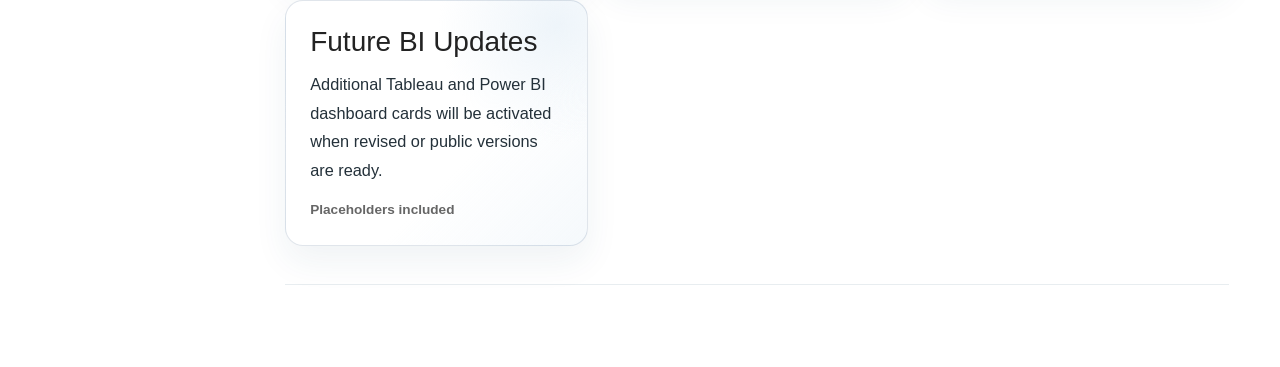
<file: projects/visualizations.html>
<!DOCTYPE html>
<html lang="en">
<head>
  <meta charset="UTF-8" />
  <meta name="viewport" content="width=device-width, initial-scale=1.0" />

  <title>Visual Analytics & BI Dashboard Gallery | Edidiong David Ibokete</title>

  <link href="https://cdn.jsdelivr.net/npm/bootstrap@5.3.3/dist/css/bootstrap.min.css" rel="stylesheet">
  <link rel="stylesheet" href="https://cdn.jsdelivr.net/npm/bootstrap-icons@1.11.3/font/bootstrap-icons.min.css">
  <link rel="stylesheet" href="../styles.css">
</head>

<body class="tableau-page">
  <main class="detail-page tableau-detail-page">
    <section class="tableau-page-hero" aria-label="Visual Analytics and Business Intelligence Gallery hero">
      <a href="../index.html#projects" class="tableau-hero-back">← Back to projects</a>

      <a
        href="https://public.tableau.com/app/profile/edidiong5684"
        class="tableau-hero-source"
        target="_blank"
        rel="noopener noreferrer"
      >
        View Tableau Public
      </a>

      <div class="tableau-page-hero-inner">
        <div class="tableau-page-hero-copy">
          <p class="section-label">Tableau • Power BI • Visual Analytics • Business Intelligence</p>

          <h1>Visual Analytics & BI Dashboard Gallery</h1>

          <h2>
            Interactive Tableau and Power BI dashboards built to transform messy datasets
            into clear, exploratory, and decision-focused visual stories.
          </h2>

          <p>
            This gallery presents business intelligence and visual analytics work across
            aviation operations, workforce survey analysis, location-based competitor
            exploration, and Power BI reporting. Each project emphasizes data preparation,
            visual encoding, interactivity, and insight communication.
          </p>

          <p class="detail-tags">
            Tableau Public • Power BI • Dashboard Design • Data Storytelling • Visual Encoding • Interactivity
          </p>
        </div>

        <div class="tableau-hero-metrics" aria-label="Tableau gallery highlights">
            <article class="tableau-hero-metric">
              <span class="tableau-hero-metric-value">3</span>
              <span class="tableau-hero-metric-label">Published Tableau dashboards</span>
            </article>

            <article class="tableau-hero-metric">
              <span class="tableau-hero-metric-value">2</span>
              <span class="tableau-hero-metric-label">BI platforms represented</span>
            </article>

            <article class="tableau-hero-metric">
              <span class="tableau-hero-metric-value">6+</span>
              <span class="tableau-hero-metric-label">Visual encoding types used</span>
            </article>

            <article class="tableau-hero-metric">
              <span class="tableau-hero-metric-value">Mixed BI</span>
              <span class="tableau-hero-metric-label">Tableau links active, Power BI placeholders staged</span>
            </article>
        </div>
      </div>
    </section>

    <div class="tableau-body-layout">
      <aside class="tableau-page-sidebar" aria-label="Visual analytics gallery section navigation">
        <nav class="tableau-section-nav">
          <a href="#overview">Overview</a>
          <a href="#dashboards">Dashboards</a>
          <a href="#process">Process</a>
          <a href="#skills">Skills</a>
          <a href="#artifacts">Artifacts</a>
        </nav>
      </aside>

      <div class="tableau-body-content">
        <section id="overview" class="detail-section">
          <h2>Gallery Overview</h2>

          <p>
            The Visual Analytics gallery highlights dashboard projects where the main challenge
            was not only building visuals, but preparing data into the right structure, selecting
            effective encodings, and designing interactive views that answer focused analytical
            and business questions across Tableau and Power BI.
          </p>

          <div class="metrics-grid tableau-summary-grid">
            <article class="metric-card">
              <span class="metric-value">Data Preparation</span>
              <span class="metric-label">
                Cleaned, reshaped, pivoted, joined, and transformed data for dashboard-ready analysis.
              </span>
            </article>

            <article class="metric-card">
              <span class="metric-value">Visual Design</span>
              <span class="metric-label">
                Used maps, bar charts, heatmaps, dumbbell charts, line charts, and dashboard layouts.
              </span>
            </article>

            <article class="metric-card">
              <span class="metric-value">Interactivity</span>
              <span class="metric-label">
                Added filters, tooltips, parameters, and calculated fields to support user-driven exploration.
              </span>
            </article>
          </div>
        </section>

        <section id="dashboards" class="detail-section">
            <h2>Dashboard Gallery</h2>

            <p>
              These dashboards are presented as interactive visual analytics and BI projects.
              The Tableau dashboards include active Tableau Public links, while Power BI public
              report links are represented as placeholders until published versions are available.
            </p>

            <div class="tableau-dashboard-showcase">
                <article class="tableau-dashboard-row">
                <a
                    href="../images/projects/visualizations/airline-delay-dashboard.jpg"
                    class="tableau-dashboard-preview"
                    target="_blank"
                    rel="noopener noreferrer"
                    aria-label="Open full-size Airline Delay dashboard preview image in a new tab"
                >
                    <img
                    src="../images/projects/visualizations/airline-delay-dashboard.jpg"
                    alt="Airline delay analytics Tableau dashboard preview"
                    />
                </a>

                <div class="tableau-dashboard-panel">
                    <p class="tableau-dashboard-type">Operations Analytics</p>
                    <h3>Airline Delay Analytics Dashboard</h3>

                    <p>
                    Analyzes airline carrier-delay percentages, compares Buffalo Niagara International
                    Airport against other airports, and tracks delay-type patterns over time.
                    </p>

                    <div class="tableau-insight-list">
                    <span>Carrier-delay rate comparison</span>
                    <span>Buffalo airport map analysis</span>
                    <span>Delay trend and proportion analysis</span>
                    </div>

                    <a
                    href="https://public.tableau.com/app/profile/edidiong5684/viz/US_airline_carier_delay_patterns/Dashboard2"
                    class="tableau-dashboard-action"
                    target="_blank"
                    rel="noopener noreferrer"
                    >
                    Open interactive dashboard →
                    </a>
                </div>
                </article>

                <article class="tableau-dashboard-row tableau-dashboard-row-reverse">
                <a
                    href="../images/projects/visualizations/stackoverflow-career-dashboard.jpg"
                    class="tableau-dashboard-preview"
                    target="_blank"
                    rel="noopener noreferrer"
                    aria-label="Open full-size Stack Overflow career dashboard preview image in a new tab"
                >
                    <img
                    src="../images/projects/visualizations/stackoverflow-career-dashboard.jpg"
                    alt="Stack Overflow programmer and data scientist career priorities Tableau dashboard preview"
                    />
                </a>

                <div class="tableau-dashboard-panel">
                    <p class="tableau-dashboard-type">Workforce Analytics</p>
                    <h3>Stack Overflow Career Priorities Dashboard</h3>

                    <p>
                    Explores how programmers and data scientists rate job factors such as compensation,
                    training, diversity, and office culture across open-source participation and salary levels.
                    </p>

                    <div class="tableau-insight-list">
                    <span>Dumbbell comparison chart</span>
                    <span>Employment-status heatmap</span>
                    <span>Salary relationship analysis</span>
                    </div>

                    <a
                    href="https://public.tableau.com/app/profile/edidiong5684/viz/programmer_job_outcomes_dashboard/StackOverflowSurveyandDataExploration"
                    class="tableau-dashboard-action"
                    target="_blank"
                    rel="noopener noreferrer"
                    >
                    Open interactive dashboard →
                    </a>
                </div>
                </article>

                <article class="tableau-dashboard-row tableau-dashboard-row-map">
                  <a
                    href="../images/projects/visualizations/hofbrauhaus-radius-dashboard.jpg"
                    class="tableau-dashboard-preview"
                    target="_blank"
                    rel="noopener noreferrer"
                    aria-label="Open full-size Hofbrauhaus competitive radius dashboard preview image in a new tab"
                  >
                    <img
                      src="../images/projects/visualizations/hofbrauhaus-radius-dashboard.jpg"
                      alt="Hofbrauhaus Buffalo competitive radius Tableau dashboard preview"
                    />
                  </a>

                  <div class="tableau-dashboard-panel">
                    <p class="tableau-dashboard-type">Location Intelligence</p>
                    <h3>Hofbrauhaus Competitive Radius Dashboard</h3>

                    <p>
                      Explores Buffalo business-license data around Hofbrauhaus to identify nearby
                      competitors by distance and category. Users can adjust the search radius, switch
                      between restaurant and food-store views, and compare competitor counts dynamically.
                    </p>

                    <div class="tableau-insight-list">
                      <span>Radius-based competitor filtering</span>
                      <span>Restaurant vs. food-store comparison</span>
                      <span>Dynamic KPI counts</span>
                    </div>

                    <a
                      href="https://public.tableau.com/app/profile/edidiong5684/viz/Hofbrauhaus_competitive_radius_explorer/Dashboard22"
                      class="tableau-dashboard-action"
                      target="_blank"
                      rel="noopener noreferrer"
                    >
                      Open interactive dashboard &rarr;
                    </a>
                  </div>
                </article>
            </div>
        </section>

        <section id="process" class="detail-section">
            <h2>Dashboard Development Process</h2>

            <p>
              Across the Tableau and Power BI projects, the workflow moved from data preparation
              and transformation to visual encoding, dashboard interactivity, and final insight
              communication. The goal was to make each dashboard answer a focused analytical
              question while remaining clear enough for exploratory use.
            </p>

            <figure class="tableau-process-figure">
                <a
                href="../images/projects/visualizations/visualization-workflow.png"
                class="project-image-link"
                target="_blank"
                rel="noopener noreferrer"
                aria-label="Open BI dashboard development workflow image in a new tab"
                >
                <img
                    src="../images/projects/visualizations/visualization-workflow.png"
                    alt="BI dashboard development workflow showing data preparation, visual encoding, interactivity, and insight communication"
                />
                </a>
            </figure>
        </section>

        <section id="skills" class="detail-section">
          <h2>Skills Demonstrated</h2>

          <div class="contribution-grid tableau-role-grid">
            <article class="contribution-card">
              <h3>BI Dashboard Design</h3>
              <p>
                Built Tableau and Power BI dashboard layouts with chart coordination, visual
                hierarchy, labels, annotations, and interactive controls.
              </p>
            </article>

            <article class="contribution-card">
              <h3>Calculated Fields & Measures</h3>
              <p>
                Created analytical metrics such as carrier-delay percentage, business category
                logic, radius filters, grouped survey-rating fields, and BI measures for reporting.
              </p>
            </article>

            <article class="contribution-card">
              <h3>Data Transformation</h3>
              <p>
                Used pivots, field splitting, joins, grouping, filtering, and reshaping to prepare
                datasets for Tableau and Power BI analysis.
              </p>
            </article>

            <article class="contribution-card">
              <h3>Visual Storytelling</h3>
              <p>
                Connected dashboard design choices to business, workforce, and operations questions
                using readable visual encodings.
              </p>
            </article>
          </div>
        </section>

        <section id="artifacts" class="detail-section">
          <h2>Artifacts</h2>

          <p>
            Active Tableau dashboards are available through Tableau Public. Power BI public report
            links are included as inactive placeholders until publishable versions are available.
          </p>

          <div class="artifact-grid tableau-artifact-grid">
            <article class="artifact-card">
              <h3>Tableau Public Profile</h3>
              <p>
                Public profile containing the published Tableau dashboards.
              </p>
              <a
                href="https://public.tableau.com/app/profile/edidiong5684"
                class="tableau-artifact-link"
                target="_blank"
                rel="noopener noreferrer"
              >
                Open Tableau Public →
              </a>
            </article>

            <article class="artifact-card">
              <h3>Power BI Public Report Link</h3>
              <p>
                Placeholder for a future public Power BI report or portfolio-accessible dashboard link.
              </p>
              <span class="artifact-status">Power BI link coming soon</span>
            </article>

            <article class="artifact-card">
              <h3>Dashboard Preview Assets</h3>
              <p>
                Static preview images used on this portfolio page to keep the experience fast,
                clean, and easy to scan.
              </p>
              <span class="artifact-status">Preview assets included</span>
            </article>

            <article class="artifact-card">
              <h3>Future BI Updates</h3>
              <p>
                Additional Tableau and Power BI dashboard cards will be activated when revised
                or public versions are ready.
              </p>
              <span class="artifact-status">Placeholders included</span>
            </article>
          </div>
        </section>
      </div>
    </div>
  </main>

  <script src="../scripts/assistant.js"></script>
</body>
</html>
</file>
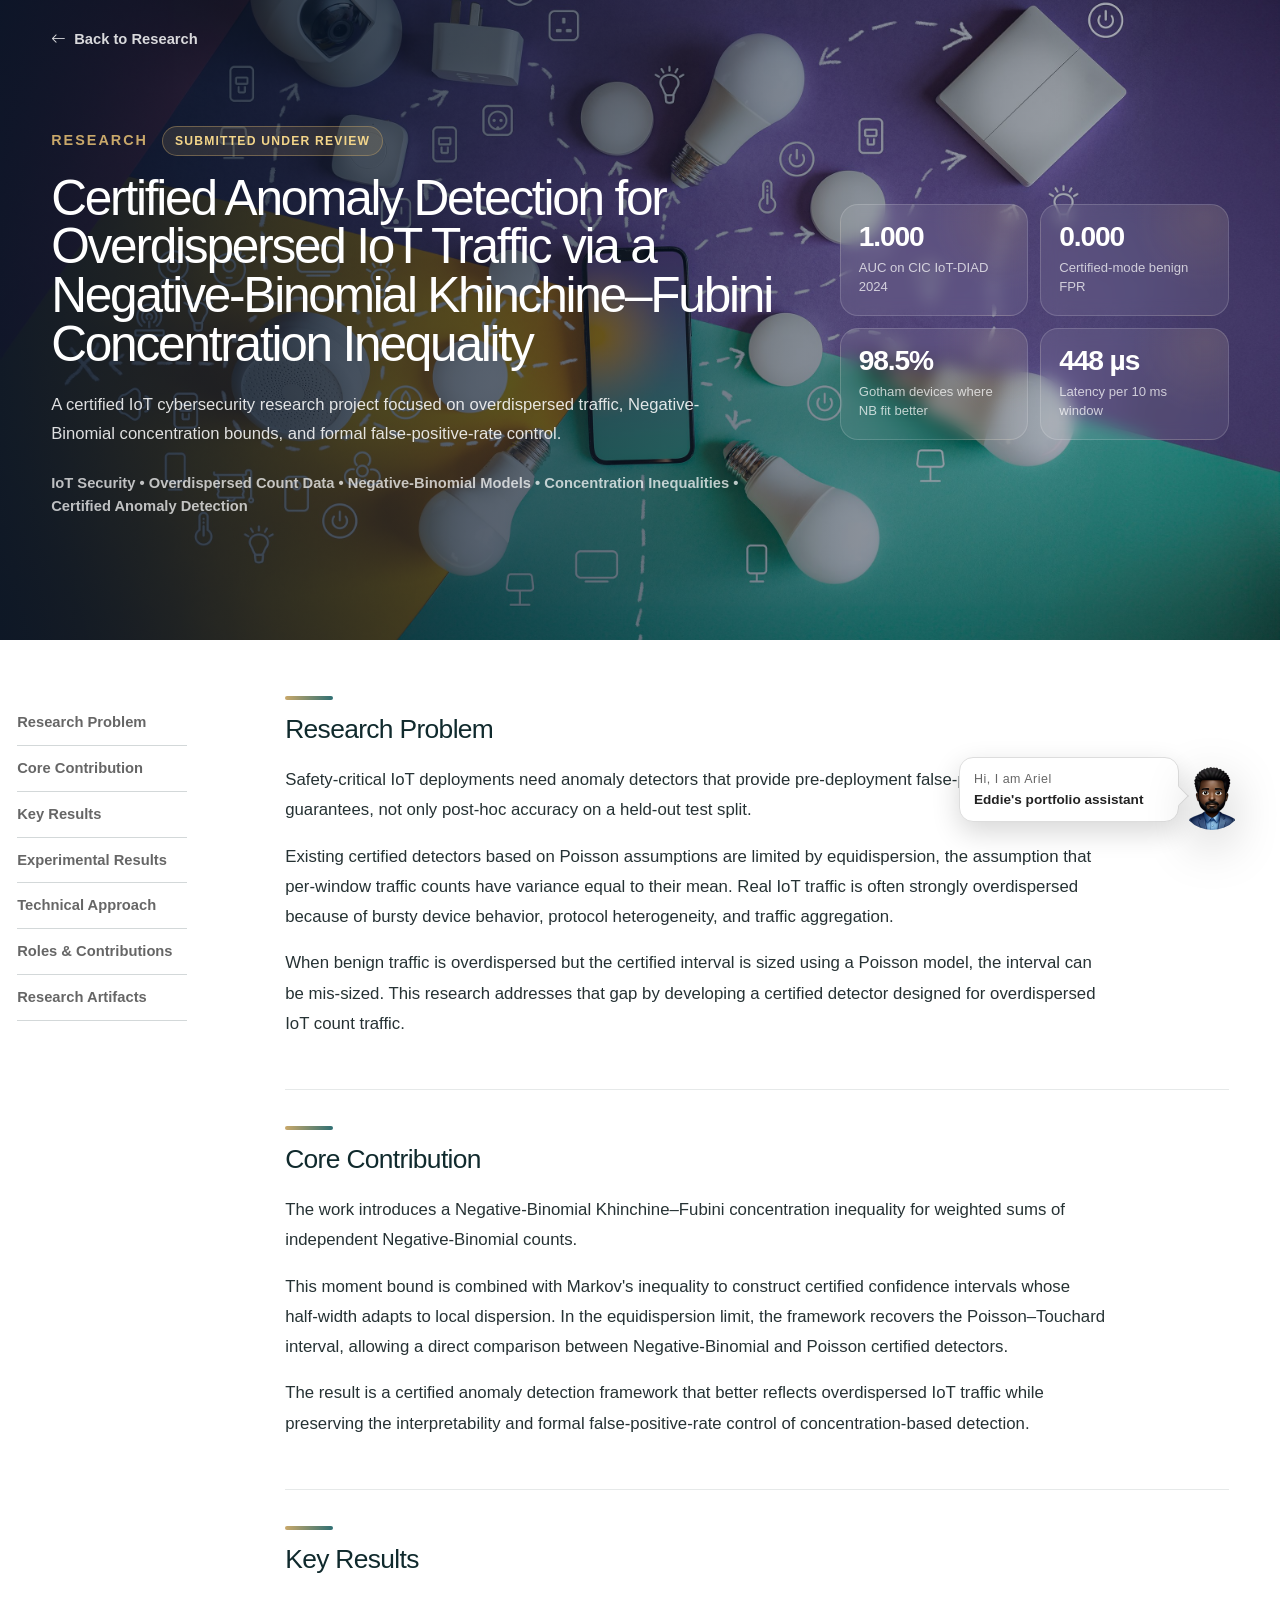
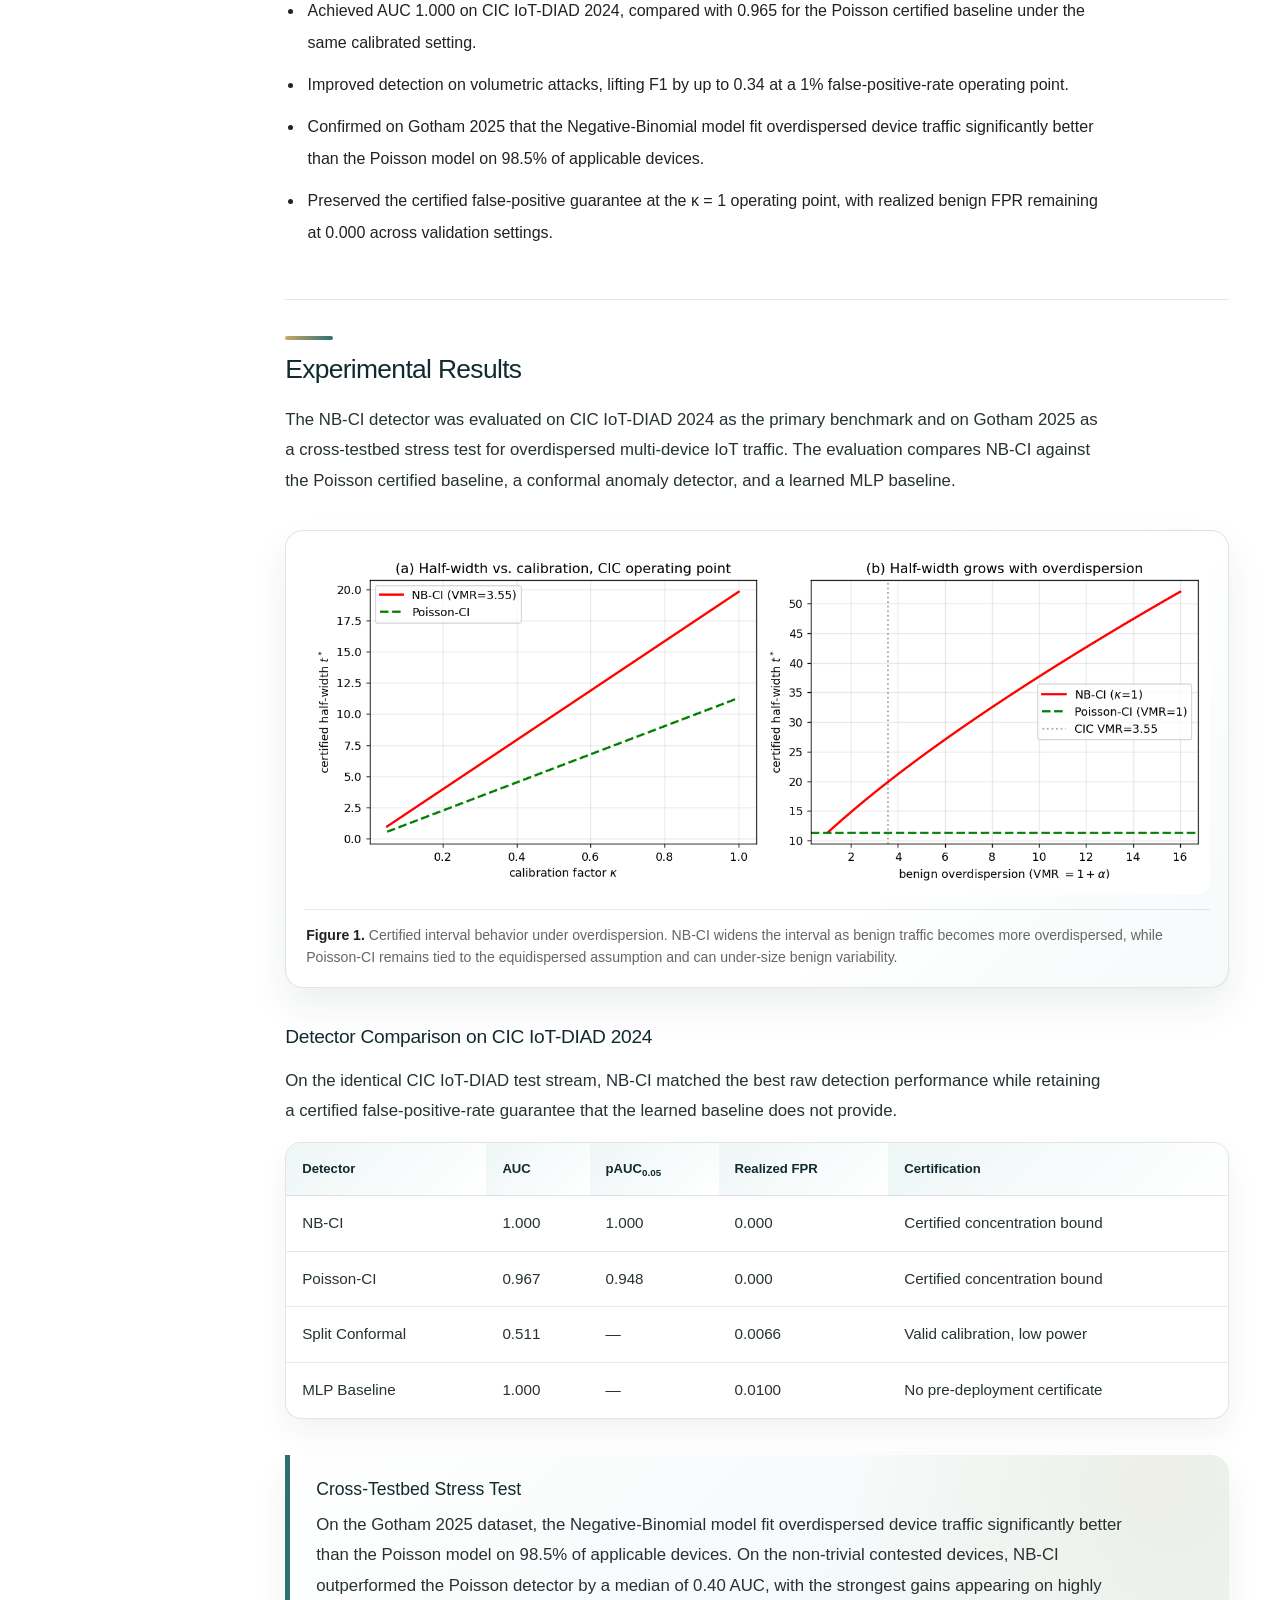
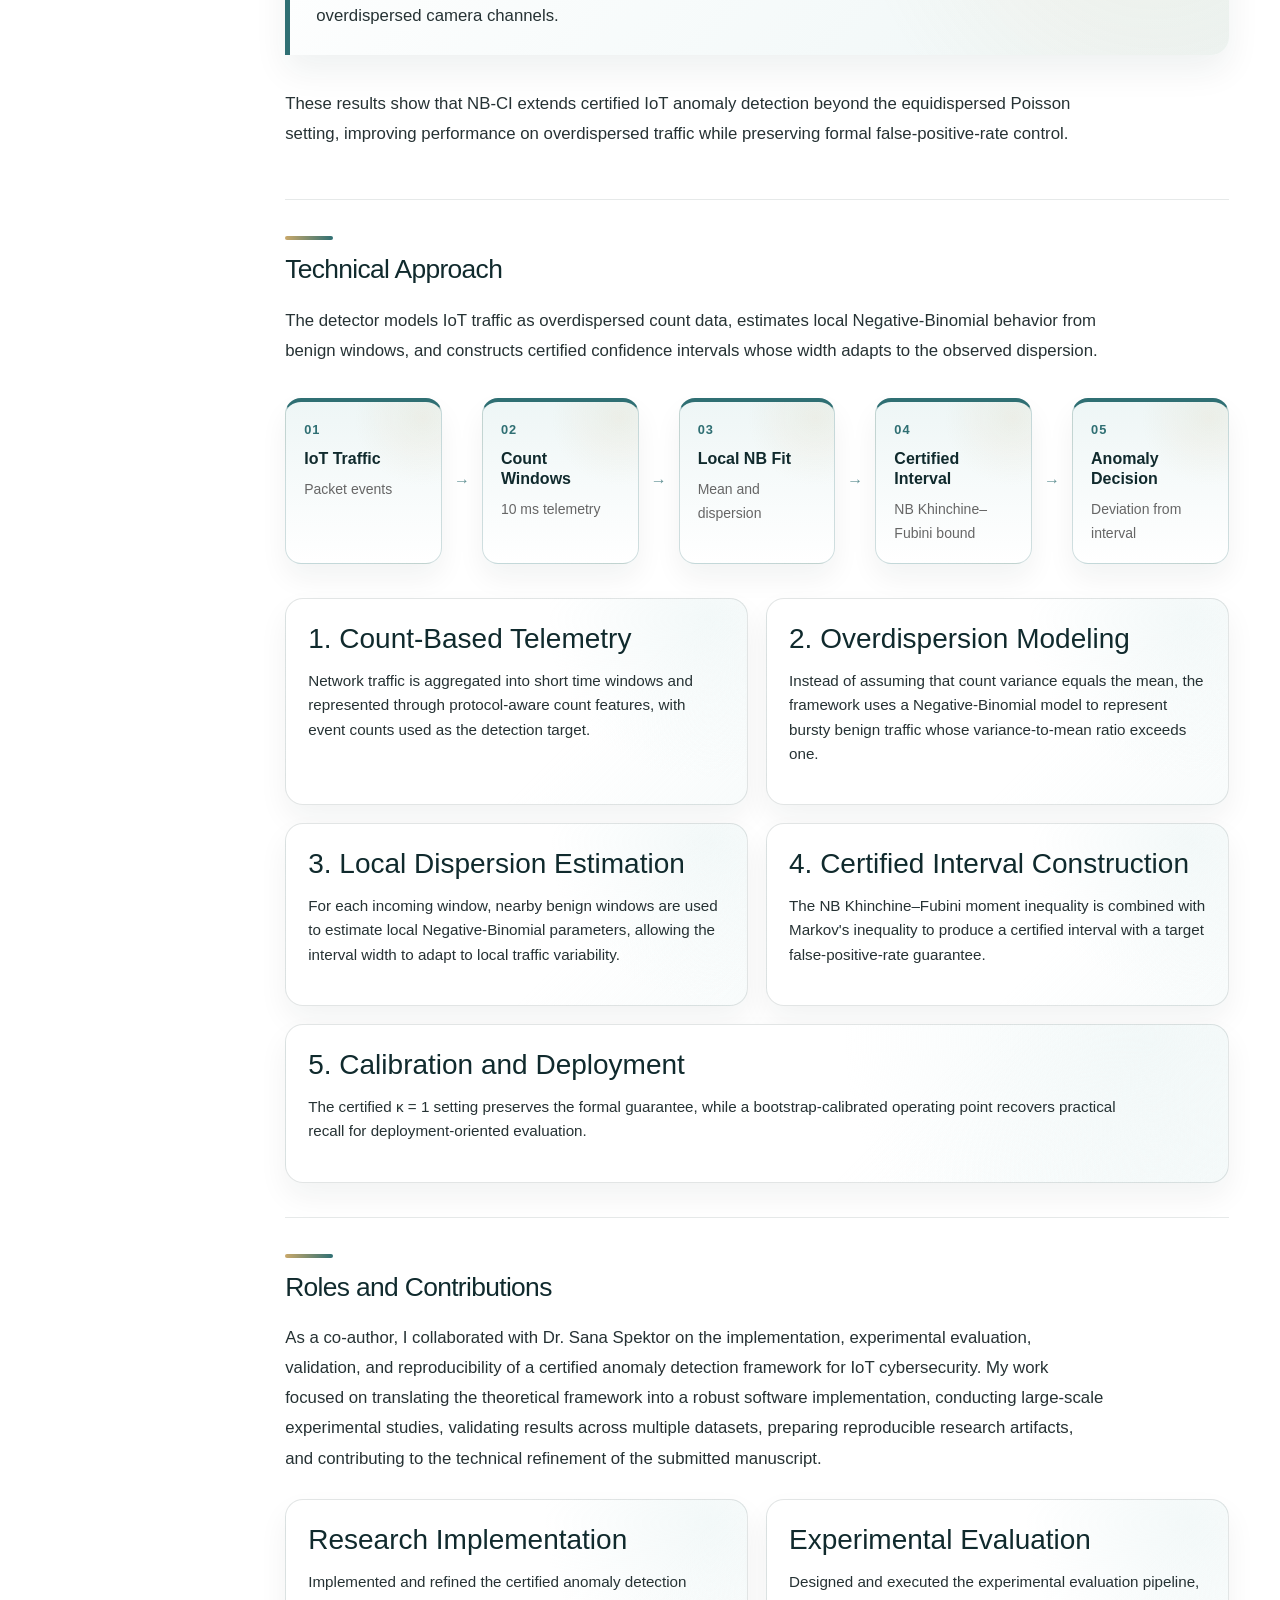
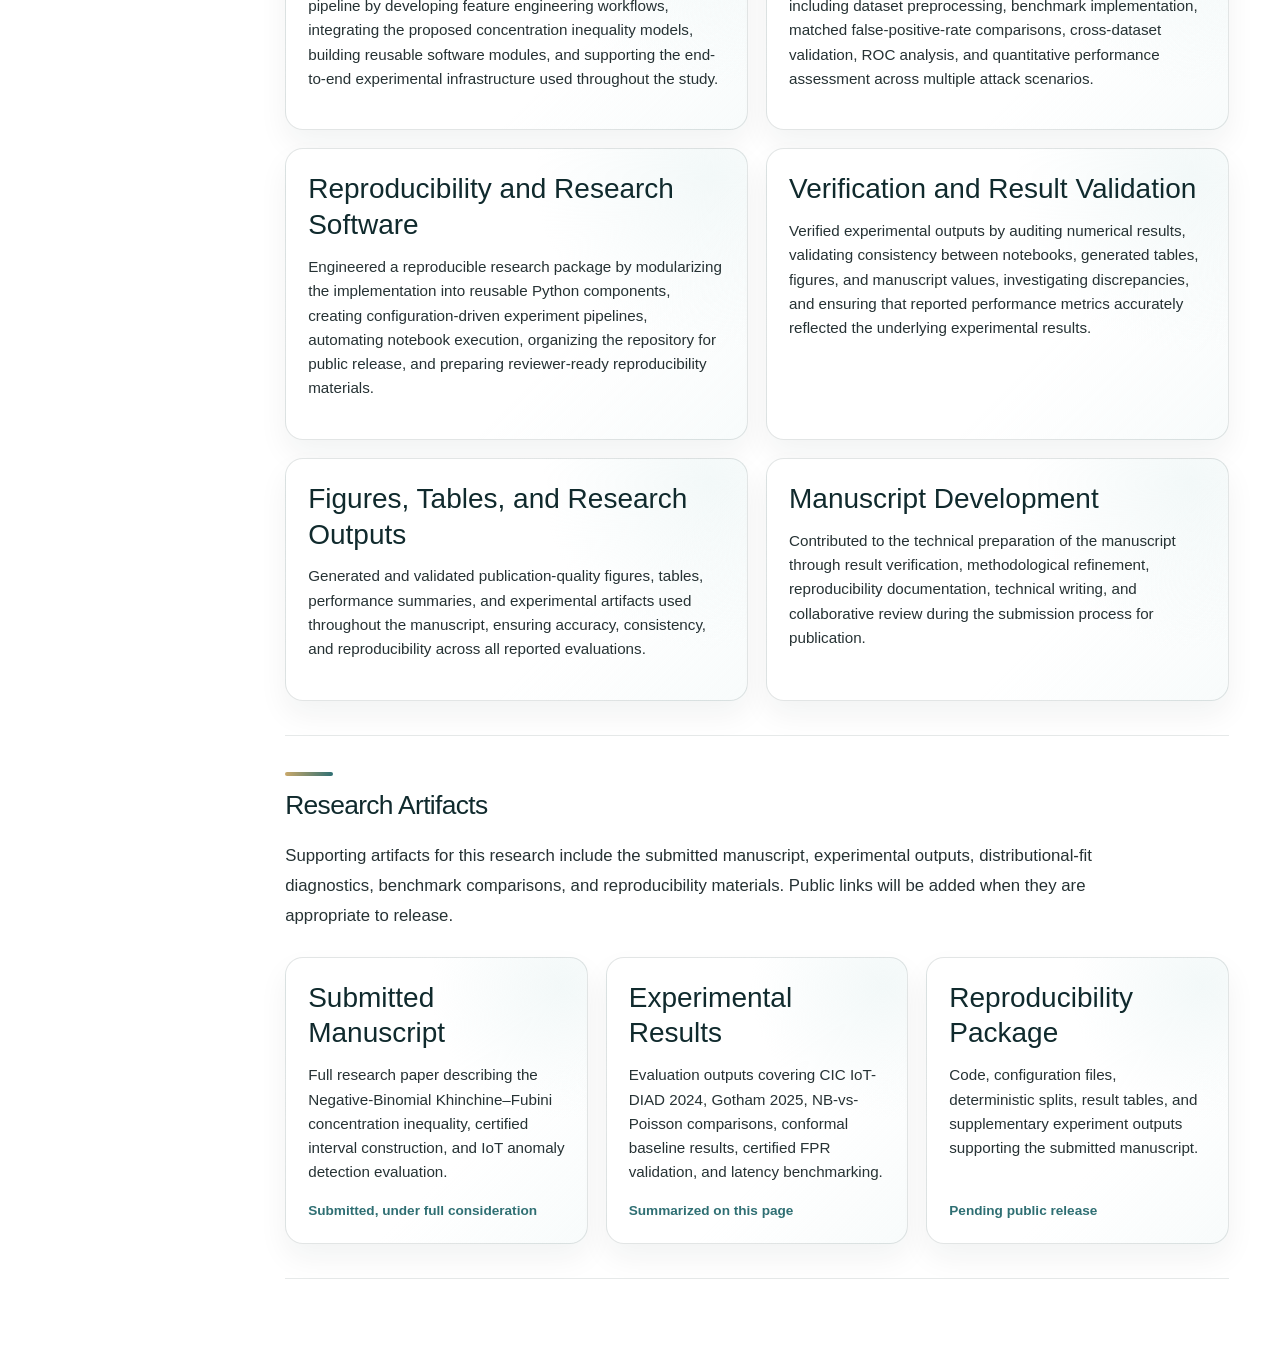
<file: research/nb-ci.html>
<!DOCTYPE html>
<html lang="en">
<head>
  <meta charset="UTF-8" />
  <meta name="viewport" content="width=device-width, initial-scale=1.0" />

  <title>NB-CI Certified Anomaly Detection | Edidiong Ibokete</title>

  <link
    href="https://cdn.jsdelivr.net/npm/bootstrap@5.3.3/dist/css/bootstrap.min.css"
    rel="stylesheet"
  />

  <link
    href="https://cdn.jsdelivr.net/npm/bootstrap-icons@1.11.3/font/bootstrap-icons.css"
    rel="stylesheet"
  />

  <link rel="stylesheet" href="../styles.css" />
</head>

<body class="research-detail-body nbci-research-page">

  <header class="research-hero research-hero-nbci">
    <a class="research-hero-back" href="../index.html#research">
      <i class="bi bi-arrow-left" aria-hidden="true"></i>
      Back to Research
    </a>

    <div class="research-hero-inner">
      <div class="research-hero-copy">
        <div class="research-hero-topline">
          <p class="section-label">Research</p>
          <span class="research-status-pill">Submitted under review</span>
        </div>

        <h1>
          Certified Anomaly Detection for Overdispersed IoT Traffic via a
          Negative-Binomial Khinchine–Fubini Concentration Inequality
        </h1>

        <p class="research-hero-subtitle">
          A certified IoT cybersecurity research project focused on overdispersed
          traffic, Negative-Binomial concentration bounds, and formal
          false-positive-rate control.
        </p>

        <p class="research-hero-tags">
          IoT Security • Overdispersed Count Data • Negative-Binomial Models •
          Concentration Inequalities • Certified Anomaly Detection
        </p>
      </div>

      <aside class="research-hero-panel" aria-label="NB-CI headline research metrics">
        <div class="research-hero-metrics">
          <div class="research-hero-metric">
            <span class="research-hero-metric-value">1.000</span>
            <span class="research-hero-metric-label">AUC on CIC IoT-DIAD 2024</span>
          </div>

          <div class="research-hero-metric">
            <span class="research-hero-metric-value">0.000</span>
            <span class="research-hero-metric-label">Certified-mode benign FPR</span>
          </div>

          <div class="research-hero-metric">
            <span class="research-hero-metric-value">98.5%</span>
            <span class="research-hero-metric-label">Gotham devices where NB fit better</span>
          </div>

          <div class="research-hero-metric">
            <span class="research-hero-metric-value">448 µs</span>
            <span class="research-hero-metric-label">Latency per 10 ms window</span>
          </div>
        </div>
      </aside>
    </div>
  </header>

  <main class="research-detail-shell">
    <aside class="research-detail-sidebar" aria-label="NB-CI page navigation">
      <nav class="research-section-nav">
        <a href="#research-problem">Research Problem</a>
        <a href="#core-contribution">Core Contribution</a>
        <a href="#key-results">Key Results</a>
        <a href="#experimental-results">Experimental Results</a>
        <a href="#technical-approach">Technical Approach</a>
        <a href="#role-contributions">Roles & Contributions</a>
        <a href="#research-artifacts">Research Artifacts</a>
      </nav>
    </aside>

    <div class="detail-page research-detail-page research-detail-content">
      <section id="research-problem" class="detail-section">
        <h2>Research Problem</h2>

        <p>
          Safety-critical IoT deployments need anomaly detectors that provide
          pre-deployment false-positive-rate guarantees, not only post-hoc
          accuracy on a held-out test split.
        </p>

        <p>
          Existing certified detectors based on Poisson assumptions are limited
          by equidispersion, the assumption that per-window traffic counts have
          variance equal to their mean. Real IoT traffic is often strongly
          overdispersed because of bursty device behavior, protocol
          heterogeneity, and traffic aggregation.
        </p>

        <p>
          When benign traffic is overdispersed but the certified interval is
          sized using a Poisson model, the interval can be mis-sized. This
          research addresses that gap by developing a certified detector designed
          for overdispersed IoT count traffic.
        </p>
      </section>

      <section id="core-contribution" class="detail-section">
        <h2>Core Contribution</h2>

        <p>
          The work introduces a Negative-Binomial Khinchine–Fubini concentration
          inequality for weighted sums of independent Negative-Binomial counts.
        </p>

        <p>
          This moment bound is combined with Markov's inequality to construct
          certified confidence intervals whose half-width adapts to local
          dispersion. In the equidispersion limit, the framework recovers the
          Poisson–Touchard interval, allowing a direct comparison between
          Negative-Binomial and Poisson certified detectors.
        </p>

        <p>
          The result is a certified anomaly detection framework that better
          reflects overdispersed IoT traffic while preserving the interpretability
          and formal false-positive-rate control of concentration-based detection.
        </p>
      </section>

      <section id="key-results" class="detail-section">
        <h2>Key Results</h2>

        <ul class="results-list">
          <li>
            Achieved AUC 1.000 on CIC IoT-DIAD 2024, compared with 0.965 for the
            Poisson certified baseline under the same calibrated setting.
          </li>

          <li>
            Improved detection on volumetric attacks, lifting F1 by up to 0.34
            at a 1% false-positive-rate operating point.
          </li>

          <li>
            Confirmed on Gotham 2025 that the Negative-Binomial model fit
            overdispersed device traffic significantly better than the Poisson
            model on 98.5% of applicable devices.
          </li>

          <li>
            Preserved the certified false-positive guarantee at the κ = 1
            operating point, with realized benign FPR remaining at 0.000 across
            validation settings.
          </li>
        </ul>
      </section>

      <section id="experimental-results" class="detail-section">
        <h2>Experimental Results</h2>

        <p>
          The NB-CI detector was evaluated on CIC IoT-DIAD 2024 as the primary
          benchmark and on Gotham 2025 as a cross-testbed stress test for
          overdispersed multi-device IoT traffic. The evaluation compares NB-CI
          against the Poisson certified baseline, a conformal anomaly detector,
          and a learned MLP baseline.
        </p>

        <figure class="research-visual">
          <img
            src="../images/research/nb-ci/nb-ci-halfwidth.png"
            alt="Negative-Binomial certified interval half-width adapting to overdispersion compared with the Poisson interval"
          />

          <figcaption>
            <strong>Figure 1.</strong> Certified interval behavior under
            overdispersion. NB-CI widens the interval as benign traffic becomes
            more overdispersed, while Poisson-CI remains tied to the
            equidispersed assumption and can under-size benign variability.
          </figcaption>
        </figure>

        <div class="results-table-wrapper">
          <h3>Detector Comparison on CIC IoT-DIAD 2024</h3>

          <p>
            On the identical CIC IoT-DIAD test stream, NB-CI matched the best
            raw detection performance while retaining a certified
            false-positive-rate guarantee that the learned baseline does not
            provide.
          </p>

          <table class="results-table">
            <thead>
              <tr>
                <th>Detector</th>
                <th>AUC</th>
                <th>pAUC<sub>0.05</sub></th>
                <th>Realized FPR</th>
                <th>Certification</th>
              </tr>
            </thead>

            <tbody>
              <tr>
                <td>NB-CI</td>
                <td>1.000</td>
                <td>1.000</td>
                <td>0.000</td>
                <td>Certified concentration bound</td>
              </tr>

              <tr>
                <td>Poisson-CI</td>
                <td>0.967</td>
                <td>0.948</td>
                <td>0.000</td>
                <td>Certified concentration bound</td>
              </tr>

              <tr>
                <td>Split Conformal</td>
                <td>0.511</td>
                <td>&mdash;</td>
                <td>0.0066</td>
                <td>Valid calibration, low power</td>
              </tr>

              <tr>
                <td>MLP Baseline</td>
                <td>1.000</td>
                <td>&mdash;</td>
                <td>0.0100</td>
                <td>No pre-deployment certificate</td>
              </tr>
            </tbody>
          </table>
        </div>

        <div class="evidence-note">
          <h3>Cross-Testbed Stress Test</h3>

          <p>
            On the Gotham 2025 dataset, the Negative-Binomial model fit
            overdispersed device traffic significantly better than the Poisson
            model on 98.5% of applicable devices. On the non-trivial contested
            devices, NB-CI outperformed the Poisson detector by a median of
            0.40 AUC, with the strongest gains appearing on highly overdispersed
            camera channels.
          </p>
        </div>

        <p>
          These results show that NB-CI extends certified IoT anomaly detection
          beyond the equidispersed Poisson setting, improving performance on
          overdispersed traffic while preserving formal false-positive-rate
          control.
        </p>
      </section>

      <section id="technical-approach" class="detail-section">
        <h2>Technical Approach</h2>

        <p>
          The detector models IoT traffic as overdispersed count data, estimates
          local Negative-Binomial behavior from benign windows, and constructs
          certified confidence intervals whose width adapts to the observed
          dispersion.
        </p>

        <div class="pipeline-visual" aria-label="NB-CI anomaly detection pipeline">
          <div class="pipeline-step">
            <span class="pipeline-number">01</span>
            <strong>IoT Traffic</strong>
            <small>Packet events</small>
          </div>

          <span class="pipeline-arrow">→</span>

          <div class="pipeline-step">
            <span class="pipeline-number">02</span>
            <strong>Count Windows</strong>
            <small>10 ms telemetry</small>
          </div>

          <span class="pipeline-arrow">→</span>

          <div class="pipeline-step">
            <span class="pipeline-number">03</span>
            <strong>Local NB Fit</strong>
            <small>Mean and dispersion</small>
          </div>

          <span class="pipeline-arrow">→</span>

          <div class="pipeline-step">
            <span class="pipeline-number">04</span>
            <strong>Certified Interval</strong>
            <small>NB Khinchine–Fubini bound</small>
          </div>

          <span class="pipeline-arrow">→</span>

          <div class="pipeline-step">
            <span class="pipeline-number">05</span>
            <strong>Anomaly Decision</strong>
            <small>Deviation from interval</small>
          </div>
        </div>

        <div class="approach-grid">
          <div class="approach-card">
            <h3>1. Count-Based Telemetry</h3>
            <p>
              Network traffic is aggregated into short time windows and
              represented through protocol-aware count features, with event
              counts used as the detection target.
            </p>
          </div>

          <div class="approach-card">
            <h3>2. Overdispersion Modeling</h3>
            <p>
              Instead of assuming that count variance equals the mean, the
              framework uses a Negative-Binomial model to represent bursty benign
              traffic whose variance-to-mean ratio exceeds one.
            </p>
          </div>

          <div class="approach-card">
            <h3>3. Local Dispersion Estimation</h3>
            <p>
              For each incoming window, nearby benign windows are used to
              estimate local Negative-Binomial parameters, allowing the interval
              width to adapt to local traffic variability.
            </p>
          </div>

          <div class="approach-card">
            <h3>4. Certified Interval Construction</h3>
            <p>
              The NB Khinchine–Fubini moment inequality is combined with Markov's
              inequality to produce a certified interval with a target
              false-positive-rate guarantee.
            </p>
          </div>

          <div class="approach-card">
            <h3>5. Calibration and Deployment</h3>
            <p>
              The certified κ = 1 setting preserves the formal guarantee, while
              a bootstrap-calibrated operating point recovers practical recall
              for deployment-oriented evaluation.
            </p>
          </div>
        </div>
      </section>

      <section id="role-contributions" class="detail-section">
        <h2>Roles and Contributions</h2>

        <p>
          As a co-author, I collaborated with Dr. Sana Spektor on the
          implementation, experimental evaluation, validation, and reproducibility
          of a certified anomaly detection framework for IoT cybersecurity. My
          work focused on translating the theoretical framework into a robust
          software implementation, conducting large-scale experimental studies,
          validating results across multiple datasets, preparing reproducible
          research artifacts, and contributing to the technical refinement of the
          submitted manuscript.
        </p>

        <div class="contribution-grid">
          <div class="contribution-card">
            <h3>Research Implementation</h3>
            <p>
              Implemented and refined the certified anomaly detection pipeline by
              developing feature engineering workflows, integrating the proposed
              concentration inequality models, building reusable software
              modules, and supporting the end-to-end experimental infrastructure
              used throughout the study.
            </p>
          </div>

          <div class="contribution-card">
            <h3>Experimental Evaluation</h3>
            <p>
              Designed and executed the experimental evaluation pipeline,
              including dataset preprocessing, benchmark implementation, matched
              false-positive-rate comparisons, cross-dataset validation, ROC
              analysis, and quantitative performance assessment across multiple
              attack scenarios.
            </p>
          </div>

          <div class="contribution-card">
            <h3>Reproducibility and Research Software</h3>
            <p>
              Engineered a reproducible research package by modularizing the
              implementation into reusable Python components, creating
              configuration-driven experiment pipelines, automating notebook
              execution, organizing the repository for public release, and
              preparing reviewer-ready reproducibility materials.
            </p>
          </div>

          <div class="contribution-card">
            <h3>Verification and Result Validation</h3>
            <p>
              Verified experimental outputs by auditing numerical results,
              validating consistency between notebooks, generated tables,
              figures, and manuscript values, investigating discrepancies, and
              ensuring that reported performance metrics accurately reflected the
              underlying experimental results.
            </p>
          </div>

          <div class="contribution-card">
            <h3>Figures, Tables, and Research Outputs</h3>
            <p>
              Generated and validated publication-quality figures, tables,
              performance summaries, and experimental artifacts used throughout
              the manuscript, ensuring accuracy, consistency, and reproducibility
              across all reported evaluations.
            </p>
          </div>

          <div class="contribution-card">
            <h3>Manuscript Development</h3>
            <p>
              Contributed to the technical preparation of the manuscript through
              result verification, methodological refinement, reproducibility
              documentation, technical writing, and collaborative review during
              the submission process for publication.
            </p>
          </div>
        </div>
      </section>

      <section id="research-artifacts" class="detail-section">
        <h2>Research Artifacts</h2>

        <p>
          Supporting artifacts for this research include the submitted
          manuscript, experimental outputs, distributional-fit diagnostics,
          benchmark comparisons, and reproducibility materials. Public links will
          be added when they are appropriate to release.
        </p>

        <div class="artifact-grid">
          <div class="artifact-card">
            <h3>Submitted Manuscript</h3>
            <p>
              Full research paper describing the Negative-Binomial
              Khinchine–Fubini concentration inequality, certified interval
              construction, and IoT anomaly detection evaluation.
            </p>
            <span class="artifact-status">Submitted, under full consideration</span>
          </div>

          <div class="artifact-card">
            <h3>Experimental Results</h3>
            <p>
              Evaluation outputs covering CIC IoT-DIAD 2024, Gotham 2025,
              NB-vs-Poisson comparisons, conformal baseline results, certified
              FPR validation, and latency benchmarking.
            </p>
            <span class="artifact-status">Summarized on this page</span>
          </div>

          <div class="artifact-card">
            <h3>Reproducibility Package</h3>
            <p>
              Code, configuration files, deterministic splits, result tables, and
              supplementary experiment outputs supporting the submitted
              manuscript.
            </p>
            <span class="artifact-status">Pending public release</span>
          </div>
        </div>
      </section>
    </div>
  </main>

  <script src="../scripts/assistant.js"></script>
</body>
</html>
</file>
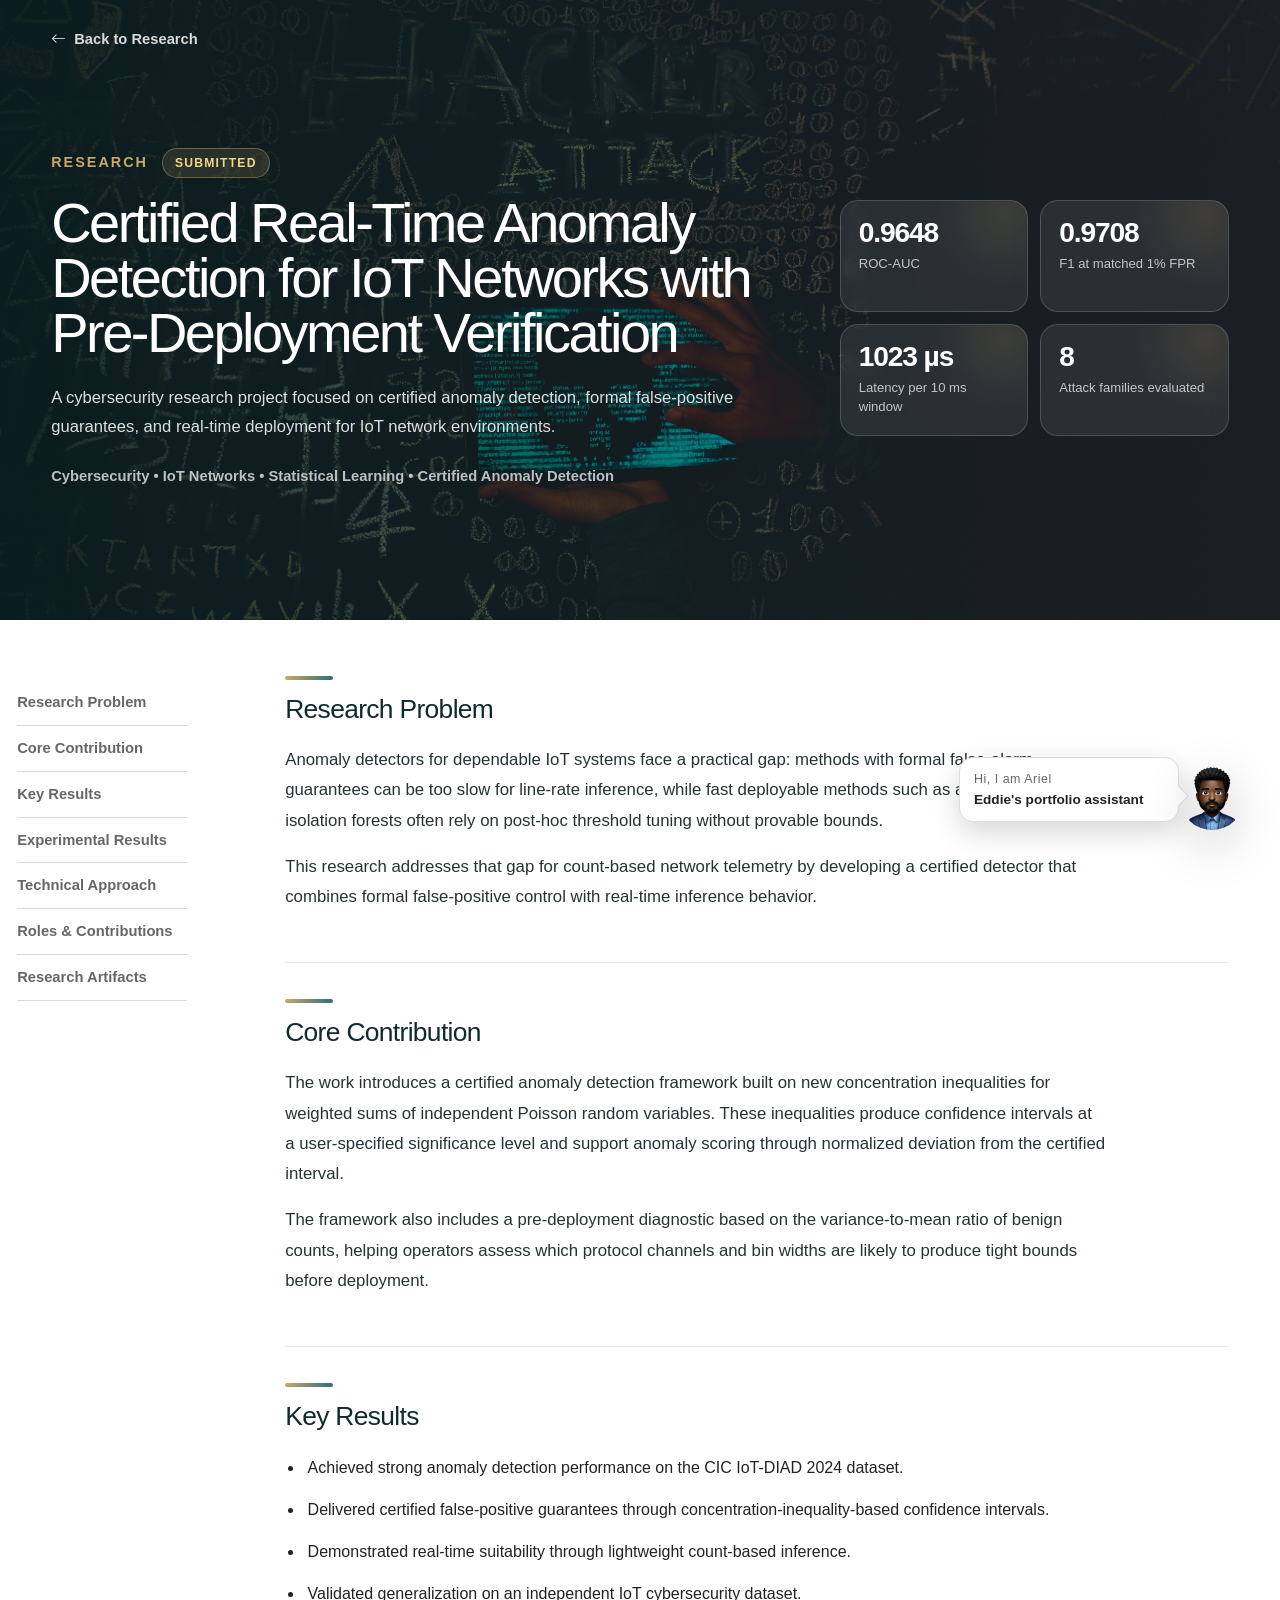
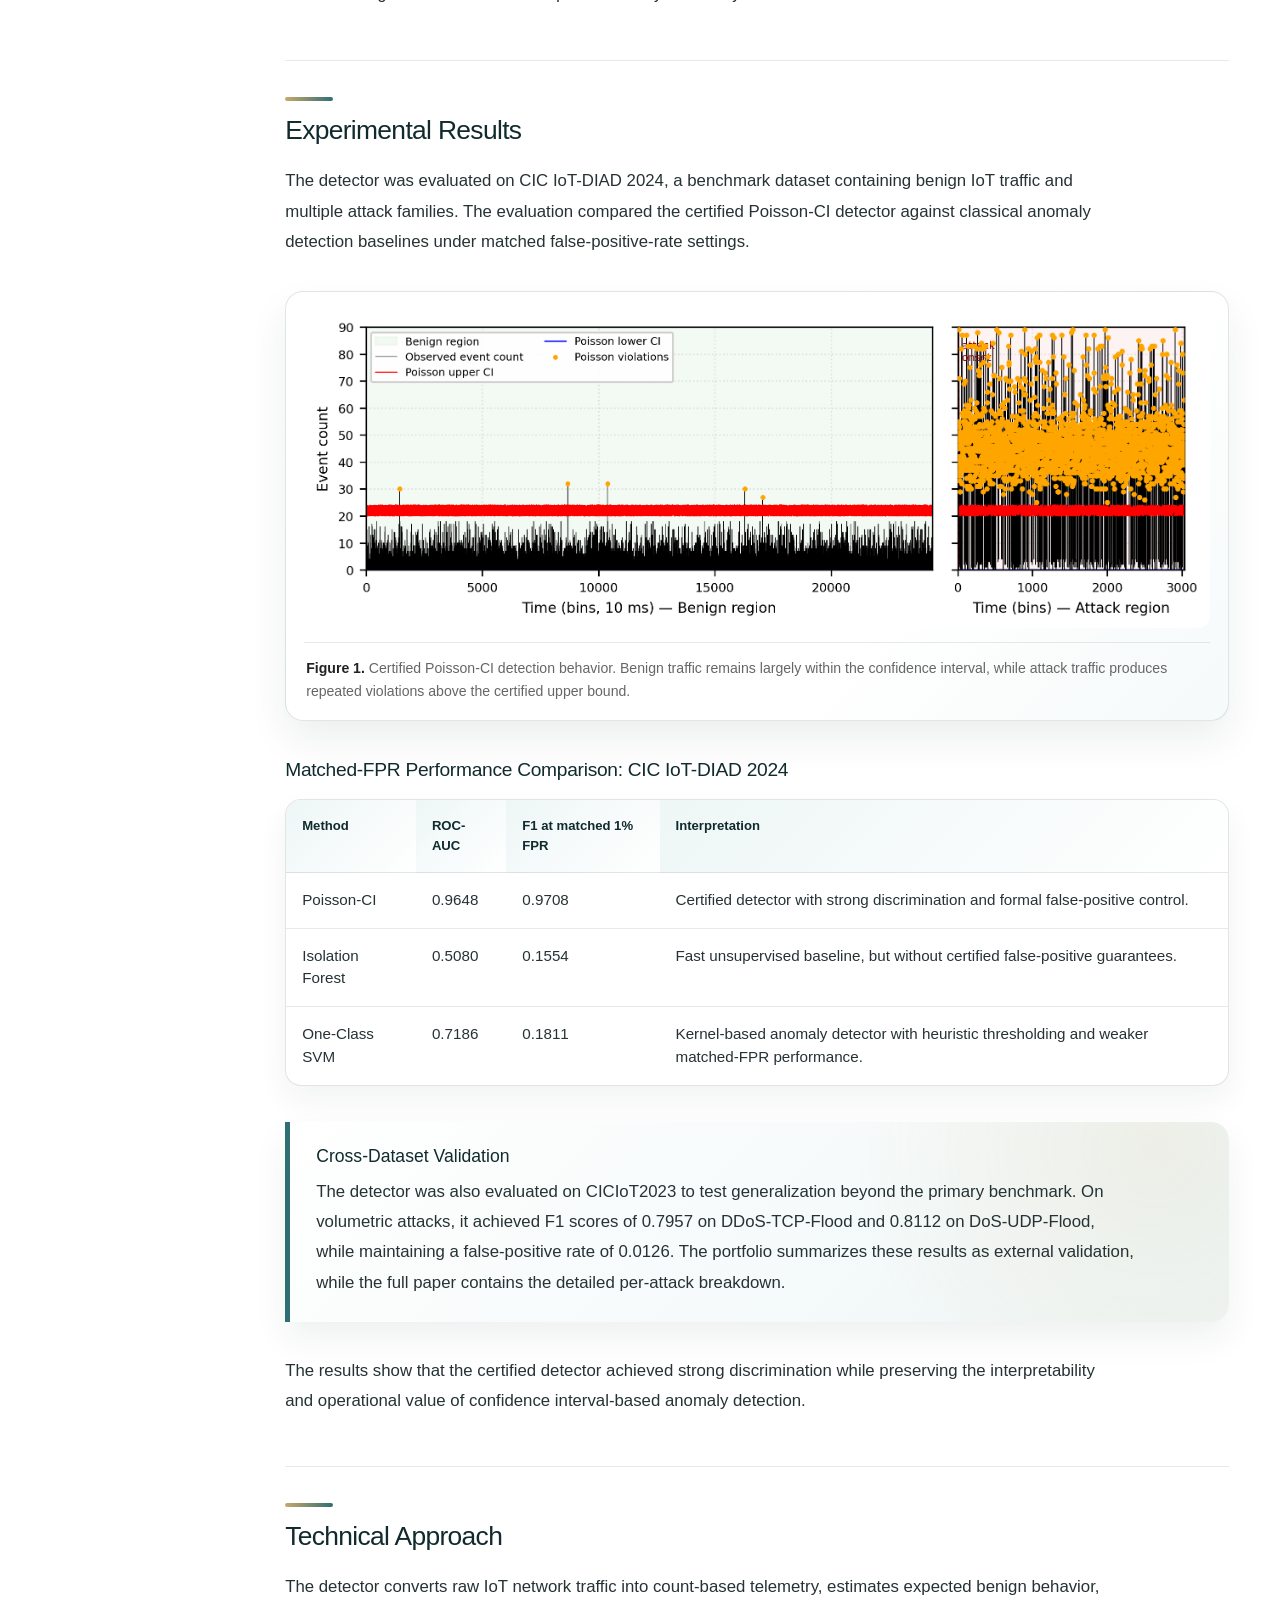
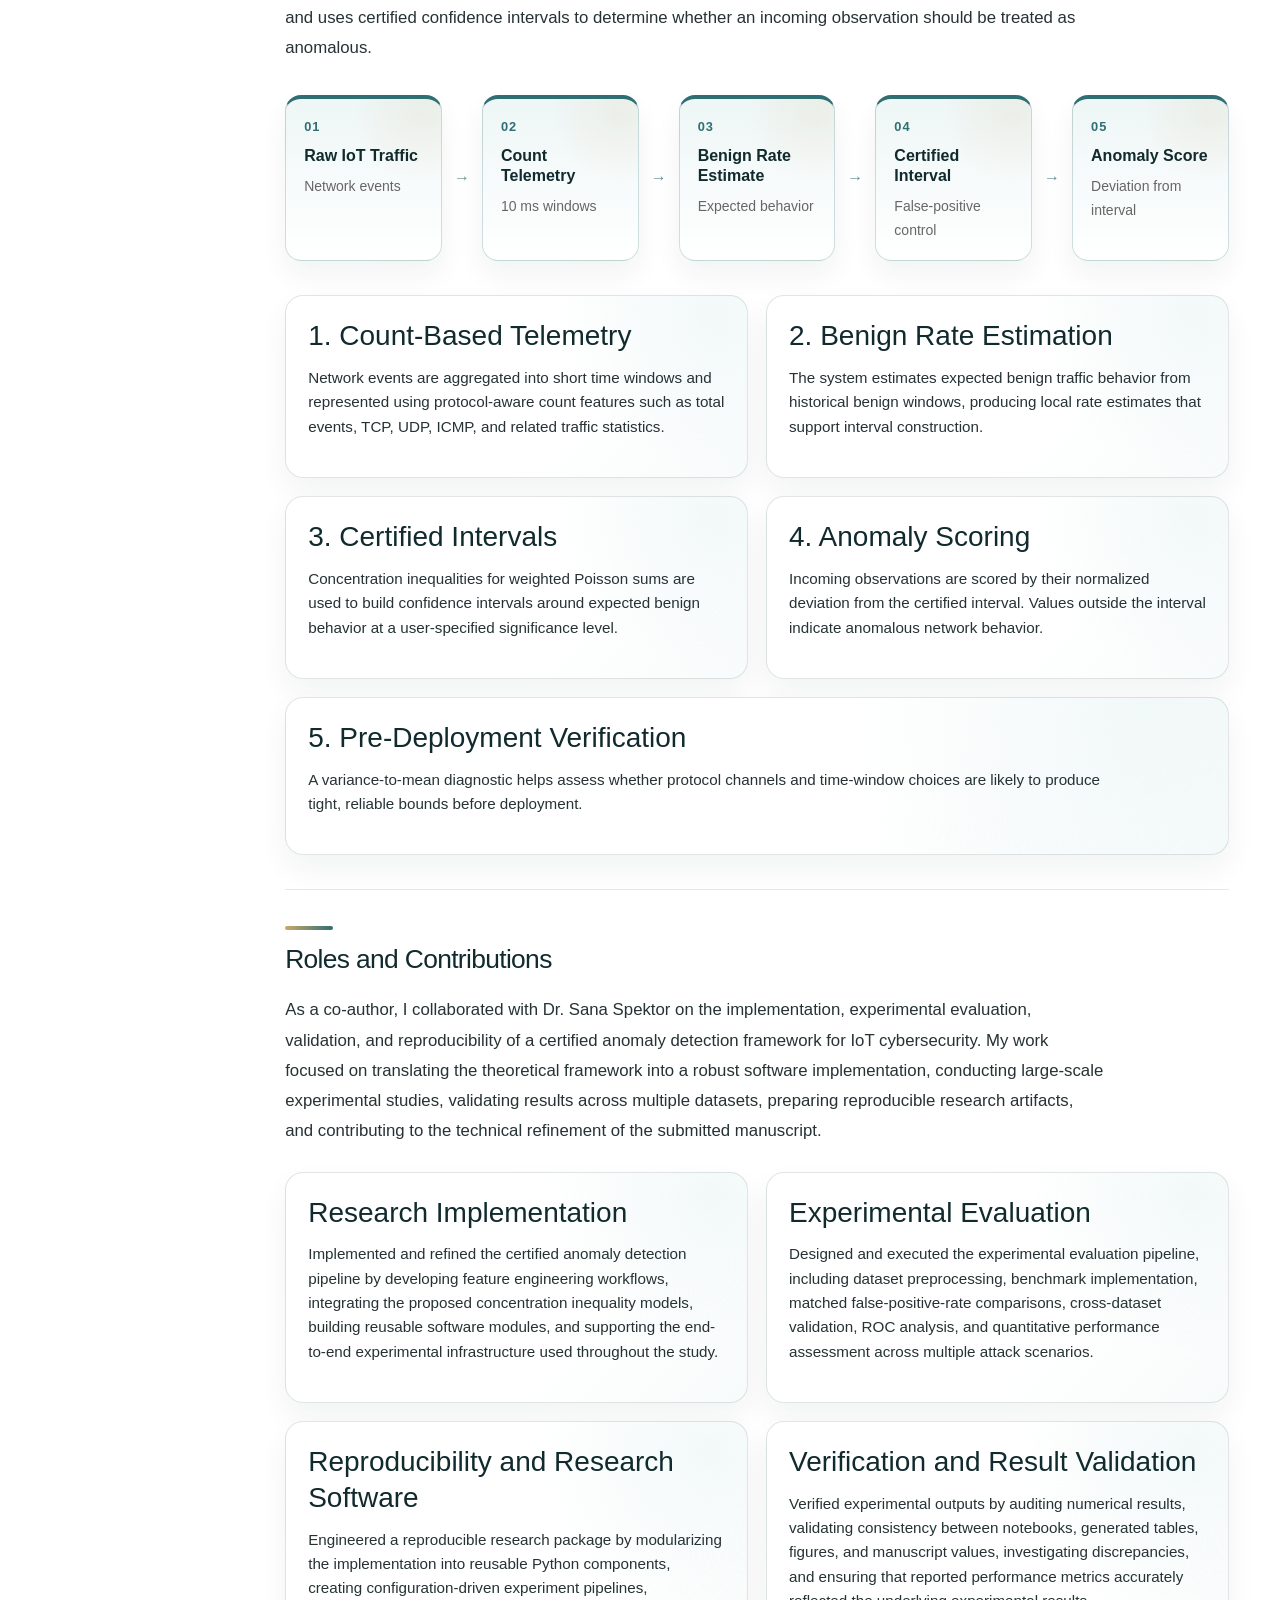
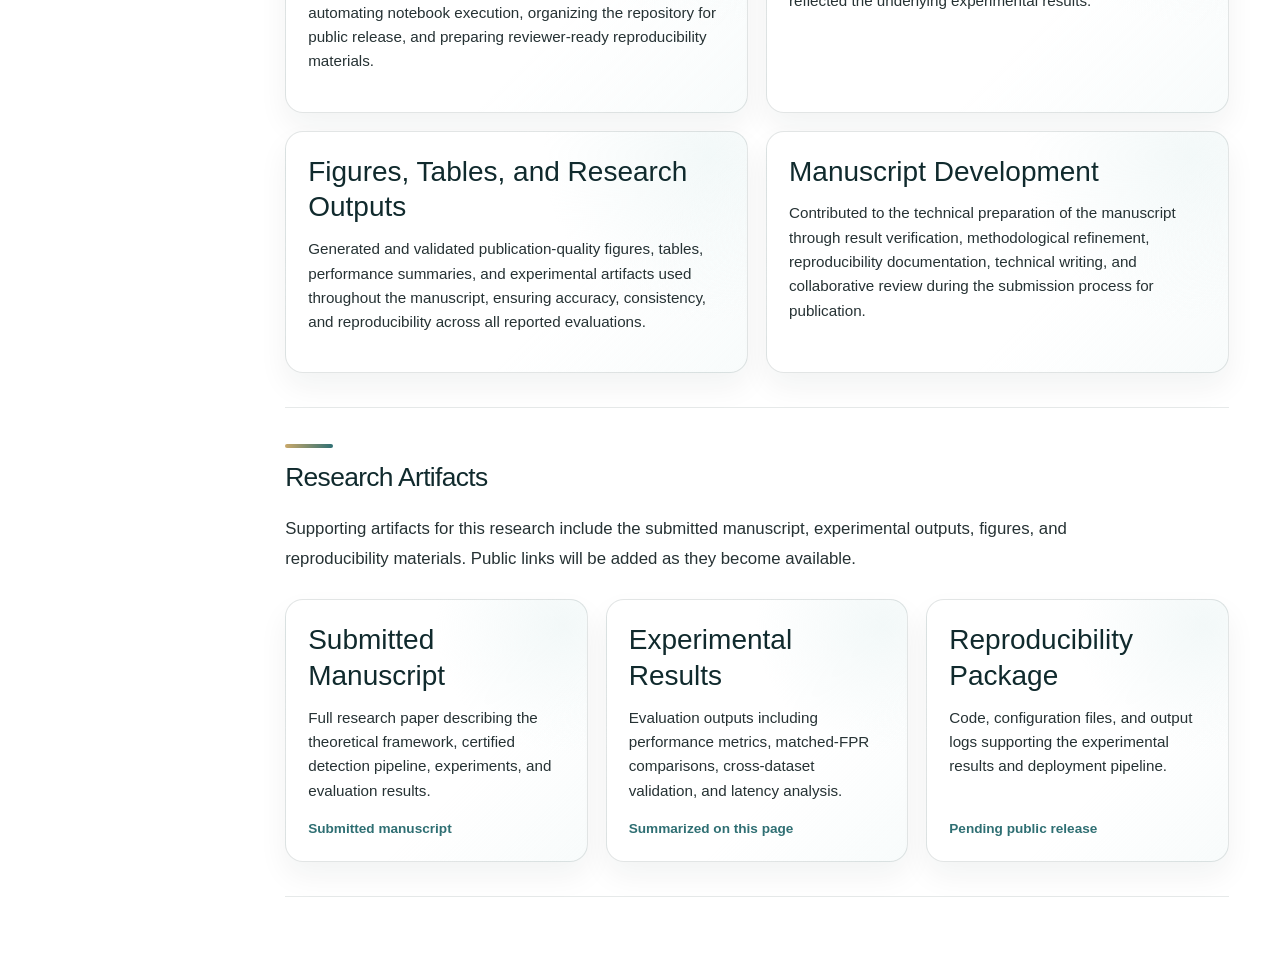
<file: research/poisson-ci.html>
<!DOCTYPE html>
<html lang="en">
<head>
  <meta charset="UTF-8" />
  <meta name="viewport" content="width=device-width, initial-scale=1.0" />
  <title>Certified Real-Time Anomaly Detection | Edidiong Ibokete</title>
  <link href="https://cdn.jsdelivr.net/npm/bootstrap@5.3.3/dist/css/bootstrap.min.css" rel="stylesheet" />
  <link rel="stylesheet" href="https://cdn.jsdelivr.net/npm/bootstrap-icons@1.11.3/font/bootstrap-icons.min.css" />
  <link rel="stylesheet" href="../styles.css" />
</head>
<body class="research-detail-body poisson-research-page">

  <header class="research-hero research-hero-poisson">
    <a class="research-hero-back" href="../index.html#research">
      <i class="bi bi-arrow-left" aria-hidden="true"></i>
      Back to Research
    </a> 

    <div class="research-hero-inner">
      <div class="research-hero-copy">
        <div class="research-hero-topline">
          <p class="section-label">Research</p>
          <span class="research-status-pill">Submitted</span>
        </div>

        <h1>
          Certified Real-Time Anomaly Detection for IoT Networks with Pre-Deployment Verification
        </h1>

        <p class="research-hero-subtitle">
          A cybersecurity research project focused on certified anomaly detection,
          formal false-positive guarantees, and real-time deployment for IoT network environments.
        </p>

        <p class="research-hero-tags">
          Cybersecurity • IoT Networks • Statistical Learning • Certified Anomaly Detection
        </p>
      </div>

      <aside class="research-hero-panel" aria-label="Poisson-CI headline research metrics">
        <div class="research-hero-metrics">
          <div class="research-hero-metric">
            <span class="research-hero-metric-value">0.9648</span>
            <span class="research-hero-metric-label">ROC-AUC</span>
          </div>

          <div class="research-hero-metric">
            <span class="research-hero-metric-value">0.9708</span>
            <span class="research-hero-metric-label">F1 at matched 1% FPR</span>
          </div>

          <div class="research-hero-metric">
            <span class="research-hero-metric-value">1023 µs</span>
            <span class="research-hero-metric-label">Latency per 10 ms window</span>
          </div>

          <div class="research-hero-metric">
            <span class="research-hero-metric-value">8</span>
            <span class="research-hero-metric-label">Attack families evaluated</span>
          </div>
        </div>
      </aside>
    </div>
  </header>

  <main class="research-detail-shell">
    <aside class="research-detail-sidebar" aria-label="Poisson-CI page navigation">
      <nav class="research-section-nav">
        <a href="#research-problem">Research Problem</a>
        <a href="#core-contribution">Core Contribution</a>
        <a href="#key-results">Key Results</a>
        <a href="#experimental-results">Experimental Results</a>
        <a href="#technical-approach">Technical Approach</a>
        <a href="#role-contributions">Roles & Contributions</a>
        <a href="#research-artifacts">Research Artifacts</a>
      </nav>
    </aside>

    <div class="detail-page research-detail-page research-detail-content">

    <section id="research-problem" class="detail-section">
      <h2>Research Problem</h2>

      <p>
        Anomaly detectors for dependable IoT systems face a practical gap:
        methods with formal false-alarm guarantees can be too slow for line-rate
        inference, while fast deployable methods such as autoencoders and isolation
        forests often rely on post-hoc threshold tuning without provable bounds.
      </p>

      <p>
        This research addresses that gap for count-based network telemetry by
        developing a certified detector that combines formal false-positive control
        with real-time inference behavior.
      </p>
    </section>

    <section id="core-contribution" class="detail-section">
      <h2>Core Contribution</h2>

      <p>
        The work introduces a certified anomaly detection framework built on new
        concentration inequalities for weighted sums of independent Poisson random
        variables. These inequalities produce confidence intervals at a user-specified
        significance level and support anomaly scoring through normalized deviation
        from the certified interval.
      </p>

      <p>
        The framework also includes a pre-deployment diagnostic based on the
        variance-to-mean ratio of benign counts, helping operators assess which
        protocol channels and bin widths are likely to produce tight bounds before
        deployment.
      </p>
    </section>

    <section id="key-results" class="detail-section">
      <h2>Key Results</h2>

      <ul class="results-list">
        <li>
          Achieved strong anomaly detection performance on the CIC IoT-DIAD 2024 dataset.
        </li>

        <li>
          Delivered certified false-positive guarantees through concentration-inequality-based confidence intervals.
        </li>

        <li>
          Demonstrated real-time suitability through lightweight count-based inference.
        </li>

        <li>
          Validated generalization on an independent IoT cybersecurity dataset.
        </li>
      </ul>
    </section>


<section id="experimental-results" class="detail-section">
  <h2>Experimental Results</h2>

    <p>
      The detector was evaluated on CIC IoT-DIAD 2024, a benchmark dataset
      containing benign IoT traffic and multiple attack families. The evaluation
      compared the certified Poisson-CI detector against classical anomaly
      detection baselines under matched false-positive-rate settings.
    </p>

    <figure class="research-visual">
      <img
          src="../images/research/poisson-ci/poisson-ci-timeline.png"
          alt="Poisson-CI confidence interval behavior showing benign and attack regions with detected violations"
      />

      <figcaption>
          <strong>Figure 1.</strong> Certified Poisson-CI detection behavior. Benign
          traffic remains largely within the confidence interval, while attack traffic
          produces repeated violations above the certified upper bound.
      </figcaption>
    </figure>


  <div class="results-table-wrapper">
  <h3>Matched-FPR Performance Comparison: CIC IoT-DIAD 2024</h3>

  <table class="results-table">
    <thead>
      <tr>
        <th>Method</th>
        <th>ROC-AUC</th>
        <th>F1 at matched 1% FPR</th>
        <th>Interpretation</th>
      </tr>
    </thead>

    <tbody>
      <tr>
        <td>Poisson-CI</td>
        <td>0.9648</td>
        <td>0.9708</td>
        <td>Certified detector with strong discrimination and formal false-positive control.</td>
      </tr>

      <tr>
        <td>Isolation Forest</td>
        <td>0.5080</td>
        <td>0.1554</td>
        <td>Fast unsupervised baseline, but without certified false-positive guarantees.</td>
      </tr>

      <tr>
        <td>One-Class SVM</td>
        <td>0.7186</td>
        <td>0.1811</td>
        <td>Kernel-based anomaly detector with heuristic thresholding and weaker matched-FPR performance.</td>
      </tr>
    </tbody>
  </table>
</div>

    <div class="evidence-note">
  <h3>Cross-Dataset Validation</h3>

  <p>
    The detector was also evaluated on CICIoT2023 to test generalization beyond
    the primary benchmark. On volumetric attacks, it achieved F1 scores of
    0.7957 on DDoS-TCP-Flood and 0.8112 on DoS-UDP-Flood, while maintaining a
    false-positive rate of 0.0126. The portfolio summarizes these results as
    external validation, while the full paper contains the detailed per-attack
    breakdown.
  </p>
</div>

  <p>
    The results show that the certified detector achieved strong discrimination
    while preserving the interpretability and operational value of confidence
    interval-based anomaly detection.
  </p>
</section>


<section id="technical-approach" class="detail-section">
  <h2>Technical Approach</h2>

  <p>
    The detector converts raw IoT network traffic into count-based telemetry,
    estimates expected benign behavior, and uses certified confidence intervals
    to determine whether an incoming observation should be treated as anomalous.
  </p>

  <div class="pipeline-visual" aria-label="Poisson-CI anomaly detection pipeline">
    <div class="pipeline-step">
        <span class="pipeline-number">01</span>
        <strong>Raw IoT Traffic</strong>
        <small>Network events</small>
    </div>

    <span class="pipeline-arrow">→</span>

    <div class="pipeline-step">
        <span class="pipeline-number">02</span>
        <strong>Count Telemetry</strong>
        <small>10 ms windows</small>
    </div>

    <span class="pipeline-arrow">→</span>

    <div class="pipeline-step">
        <span class="pipeline-number">03</span>
        <strong>Benign Rate Estimate</strong>
        <small>Expected behavior</small>
    </div>

    <span class="pipeline-arrow">→</span>

    <div class="pipeline-step">
        <span class="pipeline-number">04</span>
        <strong>Certified Interval</strong>
        <small>False-positive control</small>
    </div>

    <span class="pipeline-arrow">→</span>

    <div class="pipeline-step">
        <span class="pipeline-number">05</span>
        <strong>Anomaly Score</strong>
        <small>Deviation from interval</small>
    </div>
    </div>

  <div class="approach-grid">
    <div class="approach-card">
      <h3>1. Count-Based Telemetry</h3>
      <p>
        Network events are aggregated into short time windows and represented
        using protocol-aware count features such as total events, TCP, UDP,
        ICMP, and related traffic statistics.
      </p>
    </div>

    <div class="approach-card">
      <h3>2. Benign Rate Estimation</h3>
      <p>
        The system estimates expected benign traffic behavior from historical
        benign windows, producing local rate estimates that support interval
        construction.
      </p>
    </div>

    <div class="approach-card">
      <h3>3. Certified Intervals</h3>
      <p>
        Concentration inequalities for weighted Poisson sums are used to build
        confidence intervals around expected benign behavior at a user-specified
        significance level.
      </p>
    </div>

    <div class="approach-card">
      <h3>4. Anomaly Scoring</h3>
      <p>
        Incoming observations are scored by their normalized deviation from the
        certified interval. Values outside the interval indicate anomalous
        network behavior.
      </p>
    </div>

    <div class="approach-card">
      <h3>5. Pre-Deployment Verification</h3>
      <p>
        A variance-to-mean diagnostic helps assess whether protocol channels and
        time-window choices are likely to produce tight, reliable bounds before
        deployment.
      </p>
    </div>
  </div>
</section>


<section id="role-contributions" class="detail-section">
  <h2>Roles and Contributions</h2>

  <p>
    As a co-author, I collaborated with Dr. Sana Spektor on the implementation,
    experimental evaluation, validation, and reproducibility of a certified anomaly
    detection framework for IoT cybersecurity. My work focused on translating the
    theoretical framework into a robust software implementation, conducting large-scale
    experimental studies, validating results across multiple datasets, preparing
    reproducible research artifacts, and contributing to the technical refinement of
    the submitted manuscript.
  </p>

  <div class="contribution-grid">
    <div class="contribution-card">
      <h3>Research Implementation</h3>
      <p>
        Implemented and refined the certified anomaly detection pipeline by developing
        feature engineering workflows, integrating the proposed concentration inequality
        models, building reusable software modules, and supporting the end-to-end
        experimental infrastructure used throughout the study.
      </p>
    </div>

    <div class="contribution-card">
      <h3>Experimental Evaluation</h3>
      <p>
        Designed and executed the experimental evaluation pipeline, including dataset
        preprocessing, benchmark implementation, matched false-positive-rate comparisons,
        cross-dataset validation, ROC analysis, and quantitative performance assessment
        across multiple attack scenarios.
      </p>
    </div>

    <div class="contribution-card">
      <h3>Reproducibility and Research Software</h3>
      <p>
        Engineered a reproducible research package by modularizing the implementation
        into reusable Python components, creating configuration-driven experiment
        pipelines, automating notebook execution, organizing the repository for public
        release, and preparing reviewer-ready reproducibility materials.
      </p>
    </div>

    <div class="contribution-card">
      <h3>Verification and Result Validation</h3>
      <p>
        Verified experimental outputs by auditing numerical results, validating
        consistency between notebooks, generated tables, figures, and manuscript values,
        investigating discrepancies, and ensuring that reported performance metrics
        accurately reflected the underlying experimental results.
      </p>
    </div>

    <div class="contribution-card">
      <h3>Figures, Tables, and Research Outputs</h3>
      <p>
        Generated and validated publication-quality figures, tables, performance
        summaries, and experimental artifacts used throughout the manuscript, ensuring
        accuracy, consistency, and reproducibility across all reported evaluations.
      </p>
    </div>

    <div class="contribution-card">
      <h3>Manuscript Development</h3>
      <p>
        Contributed to the technical preparation of the manuscript through result
        verification, methodological refinement, reproducibility documentation,
        technical writing, and collaborative review during the submission process
        for publication.
      </p>
    </div>
  </div>
</section>

<section id="research-artifacts" class="detail-section">
  <h2>Research Artifacts</h2>

  <p>
    Supporting artifacts for this research include the submitted manuscript,
    experimental outputs, figures, and reproducibility materials. Public links
    will be added as they become available.
  </p>

  <div class="artifact-grid">
    <div class="artifact-card">
      <h3>Submitted Manuscript</h3>
      <p>
        Full research paper describing the theoretical framework, certified
        detection pipeline, experiments, and evaluation results.
      </p>
      <span class="artifact-status">Submitted manuscript</span>
    </div>

    <div class="artifact-card">
      <h3>Experimental Results</h3>
      <p>
        Evaluation outputs including performance metrics, matched-FPR comparisons,
        cross-dataset validation, and latency analysis.
      </p>
      <span class="artifact-status">Summarized on this page</span>
    </div>

    <div class="artifact-card">
      <h3>Reproducibility Package</h3>
      <p>
        Code, configuration files, and output logs supporting the experimental
        results and deployment pipeline.
      </p>
      <span class="artifact-status">Pending public release</span>
    </div>
  </div>
</section>

  </div>
</main>

  <script src="../scripts/assistant.js"></script>
</body>
</html>
</file>
<file: styles.css>
* {
    box-sizing: border-box;
}

html {
    scroll-behavior: smooth;
}

@media (prefers-reduced-motion: reduce) {
    html {
        scroll-behavior: auto;
    }
}

:root {
    --color-bg: #ffffff;
    --color-surface: #ffffff;
    --color-text: #222222;
    --color-muted: #666666;

    --color-dark: #102a2d;
    --color-dark-soft: #17393d;

    --color-accent: #2f6f73;
    --color-accent-soft: #eef6f6;
    --color-accent-border: #bfd8da;

    --color-gold: #c9a86a;

    --portfolio-accent: var(--color-accent);
    --portfolio-accent-soft: var(--color-accent-soft);
    --portfolio-accent-border: var(--color-accent-border);

    --site-max: 1440px;
    --site-gutter: clamp(24px, 4vw, 72px);

    /* Ariel docked desktop panel width */
    --assistant-dock-width: clamp(400px, 28vw, 470px);
}

body {
    font-family: Arial, sans-serif;
    margin: 0;
    padding: 0;
    color: var(--color-text);
    background: var(--color-bg);
    overflow-x: hidden;
}

.hero {
    display: grid;
    grid-template-columns: minmax(240px, 360px) minmax(0, 760px);
    align-items: center;
    gap: clamp(44px, 6vw, 92px);
    min-height: 46vh;
    width: 100vw;
    margin-left: calc(50% - 50vw);
    padding: 52px var(--site-gutter);
    background:
        linear-gradient(
            90deg,
            rgba(16, 42, 45, 0.64) 0%,
            rgba(16, 42, 45, 0.40) 46%,
            rgba(16, 42, 45, 0.42) 100%
        ),
        url("images/hero/hero-background3.jpg");
    background-size: cover;
    background-position: center;
    color: white;
}


.hero-image {
    justify-self: start;
    transform: translateX(50px);
}

.hero-text {
    max-width: 780px;
}

.hero-image img {
    width: 320px;
    height: 320px;
    object-fit: cover;
    border-radius: 50%;
}

.eyebrow {
    text-transform: uppercase;
    letter-spacing: 2px;
    color: #666;
    font-size: 0.9rem;
}

.hero-text h1 {
    font-size: 3.5rem;
    margin-bottom: 10px;
}

.hero-text h2 {
    font-size: 2rem;
    line-height: 1.3;
    margin-bottom: 20px;
}

.intro {
    font-size: 1.1rem;
    line-height: 1.7;
    max-width: 700px;
}

.hero-links {
    display: flex;
    flex-wrap: wrap;
    gap: 12px;
    margin-top: 30px;
}

.hero-links a {
    display: inline-flex;
    align-items: center;
    justify-content: center;
    min-width: 140px;
    padding: 12px 18px;
    border: 1px solid white;
    background: white;
    color: var(--color-dark);
    text-decoration: none;
    font-size: 0.95rem;
    font-weight: 600;
    margin: 0;
}

.hero-links a:hover {
    background: var(--color-gold);
    border-color: var(--color-gold);
    color: var(--color-dark);
}

.hero-links .hero-link-assistant {
    border-color: rgba(255, 255, 255, 0.58);
    background: rgba(16, 42, 45, 0.34);
    color: white;
    backdrop-filter: blur(7px);
}

.hero-links .hero-link-assistant:hover,
.hero-links .hero-link-assistant:focus-visible {
    border-color: var(--color-gold);
    background: rgba(201, 168, 106, 0.18);
    color: var(--color-gold);
}

.section {
    max-width: var(--site-max);
    margin: 0 auto;
    padding: 48px var(--site-gutter);
}

.section-label {
    text-transform: uppercase;
    letter-spacing: 2px;
    color: #666;
    font-size: 0.9rem;
}

.section-title {
    max-width: 800px;
    margin-bottom: 40px;
}


/* Research image cards */

.research-section {
    padding-top: 56px;
}

.research-showcase-grid {
    display: grid;
    grid-template-columns: repeat(3, minmax(0, 1fr));
    gap: 28px;
    margin-top: 34px;
}

.research-feature-card {
    display: flex;
    flex-direction: column;
    min-height: 100%;
    overflow: hidden;
    border: 1px solid rgba(16, 42, 45, 0.12);
    border-radius: 18px;
    background: white;
    box-shadow: 0 18px 38px rgba(16, 42, 45, 0.08);
}

.research-card-image {
    width: 100%;
    height: 310px;
    display: block;
    object-fit: cover;
}

.research-card-body {
    display: flex;
    flex-direction: column;
    flex: 1;
    padding: 26px 26px 28px;
}

.research-card-body h3 {
    min-height: 4.05em;
    margin: 0 0 16px;
    font-size: 1.18rem;
    line-height: 1.35;
}

.research-card-body p {
    margin-top: 0;
}

.research-card-body > p:not(.status):not(.research-tags) {
    min-height: 138px;
    color: var(--color-muted);
    line-height: 1.55;
}

.research-tags {
    min-height: 42px;
    margin-top: 18px;
    color: var(--color-muted);
    font-size: 0.9rem;
    font-weight: 600;
    line-height: 1.45;
}

.research-card-actions {
    display: flex;
    gap: 10px;
    align-items: center;
    flex-wrap: wrap;
    margin-top: auto;
    padding-top: 18px;
}

.research-card-button {
    align-self: flex-start;
    margin-top: 0;
    padding: 12px 18px;
    border-radius: 999px;
    background: var(--portfolio-accent);
    color: white;
    text-decoration: none;
    font-weight: 550;
    font-size: 0.82rem;
}

.research-tags + .research-card-button {
    margin-top: auto;
}

.research-card-button:hover {
    background: var(--color-dark);
}


.research-card-button-secondary {
    background: white;
    color: var(--portfolio-accent);
    border: 1px solid var(--portfolio-accent-border);
}

.research-card-button-secondary:hover {
    background: var(--portfolio-accent-soft);
    color: var(--portfolio-accent);
}

.research-card-button-disabled {
    opacity: 0.55;
    cursor: not-allowed;
    pointer-events: none;
}

@media (max-width: 1000px) {
    .research-showcase-grid {
        grid-template-columns: 1fr;
    }

    .research-card-image {
        height: 240px;
    }
}

.status {
    font-size: 0.85rem;
    font-weight: bold;
    text-transform: uppercase;
}

.submitted {
    color: #1f7a1f;
}

.ongoing {
    color: #b26a00;
}

.domain {
    font-size: 0.9rem;
    color: #666;
}

/* Featured Projects carousel */

.project-carousel {
    --project-card-width: 500px;
    --project-card-height: 292px;
    --project-card-gap: 24px;

    position: relative;
    margin-top: 28px;
}

.section-projects .project-grid {
    display: flex;
    align-items: center;
    gap: var(--project-card-gap);
    overflow-x: hidden;
    scroll-snap-type: x mandatory;
    scroll-behavior: smooth;
    padding: 20px 36px 30px;
    margin: 0 -36px;
}

.section-projects .project-grid > .project-card {
    flex: 0 0 var(--project-card-width);
    width: var(--project-card-width);
    scroll-snap-align: start;
}

.section-projects .project-card {
    width: 100%;
    height: var(--project-card-height);
    padding: 24px;
    display: flex;
    flex-direction: column;
    overflow: hidden;
    border: 1px solid #ddd;
    border-radius: 12px;
    background: #fafafa;
    transition:
        transform 180ms ease,
        box-shadow 180ms ease,
        border-color 180ms ease;
    transform-origin: left center;
}

.section-projects .project-type {
    margin: 0 0 14px;
    font-size: 0.78rem;
    letter-spacing: 0.04em;
}

.section-projects .project-card h3 {
    margin: 0 0 12px;
    font-size: 1.12rem;
    line-height: 1.28;
}

.section-projects .project-card p {
    font-size: 0.94rem;
    line-height: 1.45;
}

.section-projects .project-card > p:not(.project-type):not(.domain) {
    min-height: 4.5em;
    margin: 0 0 12px;
    display: -webkit-box;
    overflow: hidden;
    line-clamp: 3;
    -webkit-line-clamp: 3;
    -webkit-box-orient: vertical;
    flex-shrink: 0;
}

.section-projects .project-card .domain {
    margin-top: auto;
    margin-bottom: 0;
    font-size: 0.88rem;
    line-height: 1.4;
    flex-shrink: 0;
}

.section-projects .project-grid > .project-card.is-active {
    transform: scale(1.045);
    border-color: var(--portfolio-accent-border);
    box-shadow: 0 18px 38px rgba(16, 42, 45, 0.16);
    z-index: 2;
}

.carousel-button {
    position: absolute;
    top: 50%;
    z-index: 3;
    width: 42px;
    height: 42px;
    border: 1px solid var(--portfolio-accent-border);
    border-radius: 50%;
    background: white;
    color: var(--portfolio-accent);
    font-size: 1.4rem;
    font-weight: 700;
    cursor: pointer;
    transform: translateY(-50%);
    box-shadow: 0 12px 26px rgba(0, 0, 0, 0.12);
}

.carousel-button:hover {
    background: var(--portfolio-accent);
    color: white;
}

.carousel-button-left {
    left: -80px;
}

.carousel-button-right {
    right: -80px;
}

@media (max-width: 900px) {
    .project-carousel {
        --project-card-width: 82vw;
        --project-card-height: 260px;
    }

    .carousel-button-left {
        left: 8px;
    }

    .carousel-button-right {
        right: 8px;
    }
}


/* Featured Projects image card treatment */

.section-projects .project-card-visual {
    position: relative;
    isolation: isolate;
    color: white;
    background:
        linear-gradient(
            90deg,
            var(--card-overlay-left, rgba(8, 28, 31, 0.62)) 0%,
            var(--card-overlay-mid, rgba(8, 28, 31, 0.38)) 46%,
            var(--card-overlay-right, rgba(8, 28, 31, 0.14)) 100%
        ),
        linear-gradient(
            180deg,
            rgba(0, 0, 0, 0.02),
            rgba(0, 0, 0, 0.08)
        ),
        var(--project-card-image);
    background-size: cover;
    background-position: var(--project-card-position, center);
}

.section-projects .project-card-visual .project-type,
.section-projects .project-card-visual h3,
.section-projects .project-card-visual p {
    color: inherit;
    text-shadow: 0 2px 10px rgba(0, 0, 0, 0.55);
}

.section-projects .project-card-visual .domain {
    color: rgba(255, 255, 255, 0.82);
}

.section-projects .project-grid > .project-card-visual.is-active {
    border-color: rgba(255, 255, 255, 0.55);
    box-shadow: 0 24px 46px rgba(16, 42, 45, 0.30);
}

/* Project card action buttons */

.section-projects .project-actions {
    display: flex;
    gap: 10px;
    align-items: center;
    margin-top: 14px;
    flex-wrap: wrap;
}

.section-projects .project-action {
    display: inline-flex;
    align-items: center;
    justify-content: center;
    min-height: 34px;
    padding: 8px 12px;
    border: 1px solid rgba(255, 255, 255, 0.62);
    border-radius: 999px;
    color: white;
    text-decoration: none;
    font-size: 0.84rem;
    font-weight: 700;
    line-height: 1;
    background: rgba(255, 255, 255, 0.08);
    backdrop-filter: blur(6px);
}

.section-projects .project-action:hover {
    background: white;
    color: var(--portfolio-accent);
}

.section-projects .project-action-disabled {
    opacity: 0.55;
    cursor: not-allowed;
    pointer-events: none;
}

/* =========================================================
   CONTACT SECTION
   Final homepage call-to-action with social icon links.

   Tunable controls:
   - --contact-icon-size controls icon circle size
   - --contact-icon-gap controls spacing between social icons
   - --contact-glow controls subtle background glow
   ========================================================= */

.contact-section {
    --contact-icon-size: 62px;
    --contact-icon-gap: 16px;
    --contact-glow: rgba(201, 168, 106, 0.12);

    max-width: none;
    width: 100%;
    margin: 0;
    padding: 82px var(--site-gutter) 92px;
    border-top: none;
    background:
        radial-gradient(circle at 16% 22%, rgba(47, 111, 115, 0.24), transparent 28%),
        radial-gradient(circle at 84% 18%, var(--contact-glow), transparent 30%),
        linear-gradient(135deg, #0d292c 0%, #102a2d 52%, #0b2225 100%);
    color: white;
}

.contact-inner {
    max-width: 1120px;
    margin: 0 auto;
    display: grid;
    grid-template-columns: minmax(0, 1.15fr) minmax(260px, 0.65fr);
    gap: clamp(36px, 6vw, 88px);
    align-items: center;
}

.contact-copy {
    text-align: left;
}

.contact-section .section-label {
    margin-bottom: 12px;
    color: var(--color-gold);
}

.contact-section .section-title {
    margin: 0 0 18px;
    color: white;
    font-size: clamp(2.2rem, 4vw, 3.35rem);
    line-height: 1.08;
}

.contact-section p {
    max-width: 740px;
    margin: 0;
    line-height: 1.75;
    color: rgba(255, 255, 255, 0.82);
}

.contact-social-area {
    justify-self: end;
    text-align: center;
}

.contact-social-kicker {
    margin: 0 0 18px;
    text-transform: uppercase;
    letter-spacing: 1.6px;
    color: var(--color-gold);
    font-size: 0.76rem;
    font-weight: 900;
}

.contact-social-links {
    display: flex;
    justify-content: center;
    gap: var(--contact-icon-gap);
}

.contact-social-link {
    width: var(--contact-icon-size);
    height: var(--contact-icon-size);
    display: inline-grid;
    place-items: center;
    border: 1px solid rgba(255, 255, 255, 0.28);
    border-radius: 50%;
    background: rgba(255, 255, 255, 0.06);
    color: white;
    text-decoration: none;
    font-size: 1.45rem;
    transition:
        transform 180ms ease,
        background 180ms ease,
        border-color 180ms ease,
        color 180ms ease;
}

.contact-social-link:hover {
    transform: translateY(-4px);
    border-color: rgba(201, 168, 106, 0.72);
    background: rgba(201, 168, 106, 0.16);
    color: var(--color-gold);
}

.contact-social-email {
    border-color: rgba(201, 168, 106, 0.56);
    background: rgba(201, 168, 106, 0.13);
}

.contact-social-note {
    max-width: 280px;
    margin: 18px auto 0;
    color: rgba(255, 255, 255, 0.68);
    font-size: 0.88rem;
    line-height: 1.6;
}

@media (max-width: 768px) {
    .contact-section {
        --contact-icon-size: 56px;
        --contact-icon-gap: 14px;

        padding: 58px 24px 96px;
    }

    .contact-inner {
        grid-template-columns: 1fr;
        gap: 28px;
    }

    .contact-copy,
    .contact-social-area {
        justify-self: center;
        text-align: center;
    }

    .contact-section p {
        max-width: 100%;
        margin: 0 auto;
    }

    .contact-social-note {
        max-width: 260px;
    }
}


.assistant-widget {
    position: fixed;
    right: 36px;
    bottom: 70px;
    z-index: 9999;
    font-family: Arial, sans-serif;
}

.assistant-toggle {
    width: auto;
    height: auto;
    padding: 0;
    border: none;
    background: transparent;
    color: #222;
    cursor: pointer;
    box-shadow: none;
    display: flex;
    align-items: center;
    justify-content: center;
    line-height: 1;
}

.assistant-toggle:hover {
    transform: translateY(-2px);
}

.assistant-avatar-image {
  width: 64px;
  height: 64px;
  object-fit: cover;
  border-radius: 50%;
  display: block;
  filter: drop-shadow(0 14px 24px rgba(0, 0, 0, 0.22));
}

.assistant-panel {
    position: absolute;
    right: 0;
    bottom: 82px;
    width: 390px;
    max-width: calc(100vw - 40px);
    max-height: 72vh;
    display: none;
    flex-direction: column;
    border: 1px solid #ddd;
    border-radius: 18px;
    background: #fafafa;
    box-shadow: 0 18px 45px rgba(0, 0, 0, 0.22);
    overflow: hidden;
}

.assistant-open .assistant-panel {
    display: flex;
}

.assistant-panel-header {
    display: flex;
    justify-content: space-between;
    align-items: flex-start;
    gap: 15px;
    padding: 18px 18px 14px;
    border-bottom: 1px solid rgba(255, 255, 255, 0.12);
    background:
        radial-gradient(circle at 18% 18%, rgba(201, 168, 106, 0.18), transparent 34%),
        linear-gradient(135deg, #102a2d 0%, #17393d 100%);
    color: white;
}

.assistant-panel-label {
    margin: 0 0 4px;
    text-transform: uppercase;
    letter-spacing: 1.5px;
    color: var(--color-gold);
    font-size: 0.72rem;
    font-weight: 800;
}

.assistant-panel-header h3 {
    margin: 0;
    color: white;
    font-size: 1.05rem;
}

.assistant-panel-actions {
    display: flex;
    align-items: center;
    gap: 8px;
    flex: 0 0 auto;
}

.assistant-new-chat,
.assistant-mode-toggle,
.assistant-close {
    width: 32px;
    height: 32px;
    display: grid;
    place-items: center;
    padding: 0;
    border: 1px solid rgba(255, 255, 255, 0.16);
    border-radius: 50%;
    background: rgba(255, 255, 255, 0.08);
    color: rgba(255, 255, 255, 0.86);
    line-height: 1;
    cursor: pointer;
}

.assistant-close {
    font-size: 1.35rem;
}

.assistant-new-chat:hover,
.assistant-mode-toggle:hover,
.assistant-close:hover {
    background: rgba(255, 255, 255, 0.16);
    color: white;
}

.assistant-new-chat:focus-visible,
.assistant-mode-toggle:focus-visible,
.assistant-close:focus-visible {
    outline: 3px solid rgba(201, 168, 106, 0.38);
    outline-offset: 2px;
}

.assistant-mode-icon {
    width: 16px;
    height: 16px;
    display: block;
    fill: none;
    stroke: currentColor;
    stroke-width: 1.8;
    stroke-linecap: round;
    stroke-linejoin: round;
    pointer-events: none;
}

.assistant-mode-icon-collapse {
    display: none;
}

.assistant-widget.assistant-docked .assistant-mode-icon-expand {
    display: none;
}

.assistant-widget.assistant-docked .assistant-mode-icon-collapse {
    display: block;
}

.assistant-panel-description {
    margin: 0;
    padding: 14px 18px;
    border-bottom: 1px solid rgba(16, 42, 45, 0.10);
    background:
        radial-gradient(circle at 92% 12%, rgba(201, 168, 106, 0.10), transparent 32%),
        linear-gradient(135deg, #eef6f6 0%, #e7f1f1 100%);
    color: var(--color-dark);
    line-height: 1.5;
    font-size: 0.82rem;
}

.assistant-messages {
    min-height: 220px;
    max-height: 330px;
    overflow-y: auto;
    display: flex;
    flex-direction: column;
    gap: 12px;
    padding: 16px 18px;
    background: white;
    border-top: 1px solid #eee;
    border-bottom: 1px solid #eee;
}

.assistant-message {
    max-width: 88%;
    line-height: 1.5;
    font-size: 0.92rem;
}

.assistant-message-user {
    align-self: flex-end;
    padding: 11px 13px;
    border-radius: 12px;
    background: #222;
    color: white;
}

.assistant-message-bot {
    align-self: flex-start;
    max-width: 90%;
    padding: 2px 0;
    border-radius: 0;
    background: transparent;
    color: #222;
}

.assistant-message-typing {
    display: inline-flex;
    align-items: center;
    gap: 4px;
    max-width: fit-content;
    padding: 0;
    background: transparent;
    color: #555;
}

.assistant-message-typing::after {
    content: "";
    width: 28px;
    height: 8px;
    display: inline-block;
    background:
        radial-gradient(circle, #666 2px, transparent 3px) 0 50% / 9px 8px repeat-x;
    animation: assistantTypingDots 900ms infinite steps(3);
}

@keyframes assistantTypingDots {
    from {
        clip-path: inset(0 22px 0 0);
    }

    to {
        clip-path: inset(0 0 0 0);
    }
}

.assistant-message-bot a {
    color: #005ea8;
    font-weight: 600;
}

.assistant-feedback {
    display: flex;
    flex-wrap: wrap;
    justify-content: center;
    align-items: center;
    gap: 6px;
    width: 100%;
    margin-top: 12px;
    padding-top: 10px;
    border-top: 1px solid rgba(16, 42, 45, 0.12);
    text-align: center;
    font-size: 0.78rem;
    line-height: 1.35;
}

.assistant-feedback-prompt {
    flex: 0 0 100%;
    color: #4b5e62;
    font-size: 0.78rem;
    font-weight: 700;
    text-align: center;
}

.assistant-feedback-button {
    width: 36px;
    height: 34px;
    min-width: 36px;
    min-height: 34px;
    display: inline-flex;
    align-items: center;
    justify-content: center;
    padding: 0;
    border: 1px solid rgba(47, 111, 115, 0.20);
    border-radius: 999px;
    background: rgba(255, 255, 255, 0.86);
    color: var(--color-dark);
    cursor: pointer;
    font-size: 0.84rem;
    line-height: 1;
    box-shadow: none;
    transition:
        background 150ms ease,
        border-color 150ms ease,
        transform 150ms ease,
        opacity 150ms ease;
}

.assistant-feedback-button:hover:not(:disabled) {
    background: var(--portfolio-accent-soft);
    border-color: var(--portfolio-accent-border);
    transform: translateY(-1px);
}

.assistant-feedback-button:disabled {
    cursor: default;
    opacity: 0.55;
}

.assistant-feedback-icon {
    width: 18px;
    height: 18px;
    display: block;
    fill: none;
    stroke: currentColor;
    stroke-width: 1.8;
    stroke-linecap: round;
    stroke-linejoin: round;
    pointer-events: none;
}

.assistant-feedback-button.is-selected {
    border-color: var(--portfolio-accent);
    background: var(--portfolio-accent);
    color: white;
}

.assistant-feedback-button.is-selected:disabled {
    opacity: 1;
}

.assistant-feedback-button:focus-visible {
    outline: 3px solid rgba(47, 111, 115, 0.24);
    outline-offset: 2px;
}

.assistant-feedback-status {
    flex: 0 1 auto;
    display: inline-flex;
    align-items: center;
    justify-content: center;
    width: fit-content;
    margin: 2px auto 0;
    padding: 5px 12px;
    border-radius: 999px;
    background: rgba(47, 111, 115, 0.08);
    color: var(--portfolio-accent);
    font-size: 0.76rem;
    font-weight: 700;
    text-align: center;
}

.assistant-feedback-status:empty {
    display: none;
}

.assistant-form {
    display: flex;
    gap: 8px;
    padding: 16px 18px 12px;
    border-top: 1px solid rgba(16, 42, 45, 0.10);
    background:
        radial-gradient(circle at 92% 10%, rgba(201, 168, 106, 0.12), transparent 34%),
        linear-gradient(135deg, #eef6f6 0%, #e7f1f1 100%);
}

.assistant-form input {
    flex: 1;
    min-width: 0;
    padding: 12px 13px;
    border: 1px solid rgba(47, 111, 115, 0.28);
    border-radius: 12px;
    background: white;
    color: var(--color-dark);
    font-size: 0.95rem;
    outline: none;
}

.assistant-form input:focus {
    border-color: var(--portfolio-accent);
    box-shadow: 0 0 0 3px rgba(47, 111, 115, 0.12);
}

.assistant-form button {
    padding: 12px 16px;
    border: 1px solid var(--portfolio-accent);
    border-radius: 12px;
    background: var(--portfolio-accent);
    color: white;
    cursor: pointer;
    font-size: 0.75rem;
    font-weight: 600;
}

.assistant-form button:hover {
    background: var(--color-dark);
    border-color: var(--color-dark);
}

.assistant-form button:disabled {
    opacity: 0.6;
    cursor: not-allowed;
}

.assistant-status {
    min-height: 18px;
    margin: 0;
    padding: 0 18px 14px;
    background: #eef6f6;
    color: var(--color-muted);
    font-size: 0.85rem;
}

.assistant-callout {
    position: absolute;
    right: 65px;
    bottom: 8px;
    width: 220px;
    padding: 12px 14px;
    border: 1px solid #ddd;
    border-radius: 14px;
    background: white;
    color: #222;
    text-align: left;
    cursor: pointer;
    box-shadow: 0 10px 28px rgba(0, 0, 0, 0.16);
    animation: assistantCalloutFloat 3s ease-in-out infinite;
}

.assistant-callout::after {
    content: "";
    position: absolute;
    right: -8px;
    bottom: 18px;
    width: 14px;
    height: 14px;
    background: white;
    border-right: 1px solid #ddd;
    border-bottom: 1px solid #ddd;
    transform: rotate(-45deg);
}

.assistant-callout-small {
    display: block;
    margin-bottom: 3px;
    color: #666;
    font-size: 0.78rem;
    letter-spacing: 0.5px;
}

.assistant-callout-main {
    display: block;
    font-size: 0.85rem;
    font-weight: 700;
    line-height: 1.25;
}

.assistant-callout:hover {
    transform: translateY(-2px);
}

.assistant-open .assistant-callout {
    display: none;
}

@keyframes assistantCalloutFloat {
    0% {
        transform: translateY(0);
    }

    50% {
        transform: translateY(-4px);
    }

    100% {
        transform: translateY(0);
    }
}


/* =========================================================
   SHARED DETAIL PAGE FOUNDATIONS
   Reusable content, card, table, figure, and pipeline primitives.
   Individual research and project pages apply scoped refinements later.
   ========================================================= */

.detail-page {
    max-width: 1000px;
    margin: 0 auto;
    padding: 40px;
}

.detail-section {
    max-width: 900px;
    padding: 32px 0;
    border-bottom: 1px solid #f0f0f0;
}

.detail-section h2 {
    margin-bottom: 20px;
    font-size: 2rem;
}

.detail-section p {
    max-width: 850px;
    font-size: 1.05rem;
    line-height: 1.8;
}

.results-list {
    max-width: 850px;
    line-height: 2;
}

.results-list li {
    margin-bottom: 10px;
}


/* Shared metric cards */

.metrics-grid {
    display: grid;
    grid-template-columns: repeat(2, 1fr);
    gap: 18px;
    max-width: 850px;
    margin: 25px 0;
}

.metric-card {
    padding: 22px;
    border: 1px solid #e2e2e2;
    border-radius: 12px;
    background: #fafafa;
}

.metric-value {
    display: block;
    margin-bottom: 8px;
    font-size: 2rem;
    font-weight: 700;
}

.metric-label {
    display: block;
    color: #666;
    line-height: 1.5;
}


/* Shared result tables */

.results-table-wrapper {
    max-width: 900px;
    margin: 35px 0;
}

.results-table-wrapper h3 {
    margin-bottom: 16px;
}

.results-table {
    width: 100%;
    border-collapse: collapse;
    font-size: 0.95rem;
}

.results-table th,
.results-table td {
    padding: 14px;
    border: 1px solid #e2e2e2;
    text-align: left;
    vertical-align: top;
}

.results-table th {
    background: #f7f7f7;
    font-weight: 700;
}

.results-table td {
    line-height: 1.5;
}


/* Shared artifact, approach, and contribution cards */

.artifact-grid {
    display: grid;
    grid-template-columns: repeat(3, 1fr);
    gap: 18px;
    max-width: 900px;
    margin-top: 25px;
}

.artifact-card {
    display: flex;
    flex-direction: column;
    padding: 22px;
    border: 1px solid #e2e2e2;
    border-radius: 12px;
    background: white;
}

.artifact-card h3 {
    margin-bottom: 12px;
}

.artifact-card p {
    font-size: 0.95rem;
    line-height: 1.6;
}

.artifact-status {
    display: inline-block;
    margin-top: auto;
    color: #666;
    font-size: 0.85rem;
    font-weight: 600;
}

.evidence-note {
    max-width: 850px;
    margin: 30px 0;
    padding: 22px;
    border-left: 4px solid #222;
    background: #fafafa;
}

.evidence-note h3 {
    margin-bottom: 12px;
}

.evidence-note p {
    margin: 0;
}

.approach-grid,
.contribution-grid {
    display: grid;
    grid-template-columns: repeat(2, 1fr);
    gap: 18px;
    max-width: 900px;
    margin-top: 25px;
}

.approach-card,
.contribution-card {
    padding: 22px;
    border: 1px solid #e2e2e2;
    border-radius: 12px;
    background: #fff;
}

.approach-card h3,
.contribution-card h3 {
    margin-bottom: 12px;
}

.approach-card p,
.contribution-card p {
    font-size: 0.95rem;
    line-height: 1.6;
}

.approach-card:last-child {
    grid-column: 1 / -1;
}


/* Shared pipeline */

.pipeline-visual {
    display: flex;
    align-items: stretch;
    gap: 10px;
    max-width: 900px;
    margin: 28px 0 32px;
}

.pipeline-step {
    flex: 1;
    padding: 18px;
    border: 1px solid var(--portfolio-accent-border);
    border-top: 4px solid var(--portfolio-accent);
    border-radius: 12px;
    background: linear-gradient(180deg, var(--portfolio-accent-soft), #ffffff);
}

.pipeline-step strong {
    display: block;
    margin-bottom: 8px;
}

.pipeline-step small {
    color: #666;
    line-height: 1.4;
}

.pipeline-number {
    display: block;
    margin-bottom: 10px;
    color: var(--portfolio-accent);
    font-size: 0.8rem;
    font-weight: 700;
}

.pipeline-arrow {
    display: flex;
    align-items: center;
    color: var(--portfolio-accent);
    font-weight: 700;
}


/* Shared research figure */

.research-visual {
    max-width: 900px;
    margin: 32px 0;
    padding: 16px;
    border: 1px solid #e2e2e2;
    border-radius: 12px;
    background: #fff;
}

.research-visual img {
    width: 100%;
    display: block;
    border-radius: 8px;
}

.research-visual figcaption {
    margin-top: 12px;
    padding-top: 12px;
    border-top: 1px solid #eeeeee;
    color: #666;
    font-size: 0.9rem;
    line-height: 1.6;
    text-align: left;
    word-spacing: normal;
}

.research-visual figcaption strong {
    color: #222;
}


/* Shared small-screen foundations */

@media (max-width: 768px) {
    body {
        max-width: none;
        padding: 0;
        overflow-x: hidden;
    }

    .hero {
        grid-template-columns: 1fr;
        align-items: flex-start;
        gap: 32px;
        min-height: auto;
        padding: 44px 24px;
        background-position: center;
    }

    .hero-image {
        width: 100%;
        display: flex;
        justify-content: center;
    }

    .hero-image img {
        width: 180px;
        height: 180px;
        max-width: 70%;
    }

    .hero-text {
        width: 100%;
    }

    .eyebrow {
        font-size: 0.8rem;
        line-height: 1.6;
    }

    .hero-text h1 {
        font-size: 2.35rem;
        line-height: 1.1;
        letter-spacing: -0.02em;
    }

    .hero-text h2 {
        font-size: 1.8rem;
        line-height: 1.25;
    }

    .intro {
        max-width: 100%;
        font-size: 1rem;
        line-height: 1.65;
    }

    .hero-links {
        display: grid;
        grid-template-columns: 1fr;
        gap: 10px;
        width: 100%;
        max-width: 280px;
    }

    .hero-links a {
        width: 100%;
        min-width: 0;
    }

    .section {
        padding: 42px 24px;
    }

    .section-title {
        margin-bottom: 28px;
        font-size: 1.55rem;
        line-height: 1.3;
    }

    .project-grid,
    .metrics-grid,
    .approach-grid,
    .contribution-grid,
    .artifact-grid {
        grid-template-columns: 1fr;
    }

    .project-card,
    .metric-card,
    .approach-card,
    .contribution-card,
    .artifact-card {
        width: 100%;
    }

    .project-card h3 {
        overflow-wrap: break-word;
        font-size: 1.05rem;
        line-height: 1.3;
    }

    .detail-page {
        width: 100%;
        max-width: 100%;
        padding: 28px 24px;
    }

    .detail-section {
        padding: 28px 0;
    }

    .detail-section h2 {
        font-size: 1.75rem;
        line-height: 1.2;
    }

    .detail-section p,
    .results-list {
        font-size: 0.98rem;
        line-height: 1.7;
    }

    .approach-card:last-child {
        grid-column: auto;
    }

    .pipeline-visual {
        flex-direction: column;
    }

    .pipeline-arrow {
        justify-content: center;
        padding: 4px 0;
        transform: rotate(90deg);
    }

    .results-table-wrapper {
        overflow-x: auto;
    }

    .results-table {
        min-width: 680px;
    }

    .assistant-widget {
        right: 4px;
        bottom: 22px;
    }

    .assistant-callout {
        display: none;
    }

    .assistant-panel {
        right: 10px;
        bottom: 68px;
        width: calc(100vw - 32px);
    }

    .assistant-avatar-image {
        width: 48px;
        height: 48px;
    }
}

.hero .eyebrow {
    color: #f3d58a;
    opacity: 1;
    font-weight: 500;
    text-shadow: 0 2px 12px rgba(0, 0, 0, 0.55);
}


/* =========================================================
   RESEARCH DETAIL PAGE TEMPLATE
   Used for research case-study pages such as Poisson-CI and NB-CI.

   Tunable controls:
   - --research-hero-image controls the page-specific hero image
   - --research-hero-min-height controls hero depth
   - --research-hero-overlay-left controls dark overlay strength
   - --research-hero-overlay-right controls image visibility
   ========================================================= */

.research-detail-body {
    background: #ffffff;
}

.research-hero {
    --research-hero-min-height: 620px;
    --research-hero-overlay-left: rgba(8, 28, 31, 0.88);
    --research-hero-overlay-mid: rgba(8, 28, 31, 0.58);
    --research-hero-overlay-right: rgba(8, 28, 31, 0.18);

    position: relative;
    width: 100vw;
    min-height: var(--research-hero-min-height);
    margin-left: calc(50% - 50vw);
    padding: 88px var(--site-gutter) 72px;
    display: flex;
    align-items: center;
    overflow: hidden;
    color: white;
    background:
        linear-gradient(
            90deg,
            var(--research-hero-overlay-left) 0%,
            var(--research-hero-overlay-mid) 47%,
            var(--research-hero-overlay-right) 100%
        );
    background-size: cover;
    background-position: center right;
}


.research-hero-poisson {
    background:
        linear-gradient(
            90deg,
            rgba(8, 28, 31, 0.90) 0%,
            rgba(8, 28, 31, 0.60) 45%,
            rgba(8, 28, 31, 0.22) 100%
        ),
        url("images/research/cards/poisson-research-card.jpg");
    background-size: cover;
    background-position: center;
}

.research-hero-nbci {
    background:
        linear-gradient(
            90deg,
            rgba(9, 23, 42, 0.91) 0%,
            rgba(9, 23, 42, 0.64) 45%,
            rgba(9, 23, 42, 0.24) 100%
        ),
        url("images/research/cards/nb-ci-research-card.jpg");
    background-size: cover;
    background-position: center;
}

.nbci-research-page .research-hero {
    min-height: 640px;
    padding-top: 72px;
    padding-bottom: 68px;
}

.nbci-research-page .research-hero h1 {
    max-width: 760px;
    font-size: 3.1rem;
    line-height: 0.98;
}

.nbci-research-page .research-hero-subtitle {
    max-width: 700px;
}


.research-hero-back {
    position: absolute;
    top: 28px;
    left: var(--site-gutter);
    z-index: 3;
    display: inline-flex;
    align-items: center;
    gap: 8px;
    color: rgba(255, 255, 255, 0.84);
    text-decoration: none;
    font-size: 0.92rem;
    font-weight: 700;
}

.research-hero-back:hover {
    color: var(--color-gold);
}

.research-hero-inner {
    position: relative;
    z-index: 2;
    width: min(1180px, 100%);
    margin: 0 auto;
    display: grid;
    grid-template-columns: minmax(0, 1.08fr) minmax(300px, 0.58fr);
    gap: clamp(36px, 5vw, 72px);
    align-items: center;
}

.research-hero-topline {
    display: flex;
    flex-wrap: wrap;
    align-items: center;
    gap: 14px;
    margin-bottom: 18px;
}

.research-hero .section-label {
    margin: 0;
    color: var(--color-gold);
    font-weight: 800;
}

.research-status-pill {
    display: inline-flex;
    align-items: center;
    min-height: 30px;
    padding: 7px 12px;
    border: 1px solid rgba(201, 168, 106, 0.42);
    border-radius: 999px;
    background: rgba(201, 168, 106, 0.14);
    color: #f3d58a;
    font-size: 0.76rem;
    font-weight: 850;
    line-height: 1;
    text-transform: uppercase;
    letter-spacing: 1.2px;
}

.research-hero h1 {
    max-width: 760px;
    margin: 0 0 22px;
    color: white;
    font-size: 3.5rem;
    line-height: 0.98;
    letter-spacing: -0.045em;
}

.research-hero-subtitle {
    max-width: 760px;
    margin: 0;
    color: rgba(255, 255, 255, 0.86);
    font-size: clamp(1rem, 1.3vw, 1.16rem);
    line-height: 1.75;
}

.research-hero-tags {
    max-width: 760px;
    margin: 24px 0 0;
    color: rgba(255, 255, 255, 0.72);
    font-size: 0.92rem;
    font-weight: 650;
    line-height: 1.55;
}

.research-hero-panel {
    display: flex;
    align-items: center;
}

.research-hero-metrics {
    width: 100%;
    display: grid;
    grid-template-columns: repeat(2, minmax(0, 1fr));
    gap: 12px;
}

.research-hero-metric {
    min-height: 112px;
    padding: 18px;
    border: 1px solid rgba(255, 255, 255, 0.16);
    border-radius: 18px;
    background:
        radial-gradient(circle at 88% 12%, rgba(201, 168, 106, 0.12), transparent 38%),
        rgba(255, 255, 255, 0.08);
    backdrop-filter: blur(8px);
}

.research-hero-metric-value {
    display: block;
    margin-bottom: 8px;
    color: white;
    font-size: clamp(1.55rem, 2.2vw, 2.25rem);
    font-weight: 900;
    line-height: 1;
    letter-spacing: -0.04em;
}

.research-hero-metric-label {
    display: block;
    color: rgba(255, 255, 255, 0.72);
    font-size: 0.82rem;
    line-height: 1.4;
}

.research-detail-page.detail-page {
    max-width: none;
    margin: 0;
    padding: 0;
    min-width: 0;
}

/* Research detail body layout:
   Desktop uses a sticky section nav.
   Mobile turns the nav into compact scrollable links. */

.research-detail-shell {
    /* Matches the homepage expanded layout alignment system */
    --research-shell-max-width: 1660px;
    --research-sidebar-width: 170px;
    --research-content-gap: 64px;
    --research-sidebar-offset-x: -34px;
    --research-padding-top: 56px;
    --research-padding-x: clamp(28px, 4vw, 72px);

    max-width: var(--research-shell-max-width);
    margin: 0 auto;
    padding: var(--research-padding-top) var(--research-padding-x) 82px;
    display: grid;
    grid-template-columns: var(--research-sidebar-width) minmax(0, 1fr);
    gap: var(--research-content-gap);
}

.research-detail-sidebar {
    min-width: 0;
}

.research-section-nav {
    position: sticky;
    top: 92px;
    display: flex;
    flex-direction: column;
    padding-top: 4px;
    transform: translateX(var(--research-sidebar-offset-x));
}

.research-section-nav a {
    display: block;
    padding: 13px 0 12px;
    border-bottom: 1px solid rgba(16, 42, 45, 0.18);
    color: var(--color-muted);
    text-decoration: none;
    font-size: 0.92rem;
    font-weight: 550;
    line-height: 1.35;
}

.research-section-nav a:hover,
.research-section-nav a:focus-visible {
    color: var(--portfolio-accent);
    border-bottom-color: var(--portfolio-accent);
    padding-left: 8px;
}

.research-detail-content {
    min-width: 0;
}

.research-detail-content .detail-section {
    max-width: none;
    scroll-margin-top: 32px;
    padding: 0 0 34px;
    margin-bottom: 36px;
    border-bottom: 1px solid rgba(16, 42, 45, 0.10);
}

.research-detail-content .detail-section:last-child {
    margin-bottom: 0;
}

.research-detail-content .detail-section h2 {
    position: relative;
    margin-bottom: 20px;
    color: var(--color-dark);
    font-size: clamp(1.65rem, 2vw, 2.15rem);
    line-height: 1.18;
    letter-spacing: -0.025em;
}

.research-detail-content .detail-section h2::before {
    content: "";
    width: 48px;
    height: 4px;
    display: block;
    margin-bottom: 14px;
    border-radius: 999px;
    background: linear-gradient(90deg, var(--color-gold), var(--portfolio-accent));
}

.research-detail-content .detail-section p,
.research-detail-content .results-list {
    max-width: 820px;
}

.research-detail-content .detail-section p {
    color: #263234;
}

.research-detail-content .results-list {
    padding-left: 1.15rem;
}

.research-detail-content .results-list li {
    padding-left: 0.25rem;
}

/* Wider research-page evidence blocks.
   Paragraphs stay readable, while figures, tables, pipelines,
   and cards can use the broader homepage-style content area. */
.research-detail-content .research-visual,
.research-detail-content .results-table-wrapper,
.research-detail-content .pipeline-visual,
.research-detail-content .approach-grid,
.research-detail-content .contribution-grid,
.research-detail-content .artifact-grid,
.research-detail-content .evidence-note {
    max-width: min(1120px, 100%);
}

/* Research detail component polish:
   Scoped to research detail pages so global cards and homepage sections are not affected. */

.research-detail-content .research-visual {
    margin: 34px 0 36px;
    padding: 18px;
    border: 1px solid rgba(16, 42, 45, 0.12);
    border-radius: 18px;
    background:
        linear-gradient(135deg, #ffffff 0%, #ffffff 68%, rgba(238, 246, 246, 0.58) 100%);
    box-shadow: 0 18px 38px rgba(16, 42, 45, 0.075);
}

.research-detail-content .research-visual img {
    border-radius: 12px;
}

.research-detail-content .research-visual figcaption {
    margin-top: 14px;
    padding: 14px 2px 0;
    border-top: 1px solid rgba(16, 42, 45, 0.10);
    color: var(--color-muted);
    font-size: 0.88rem;
}

.research-detail-content .results-table-wrapper {
    margin: 36px 0;
}

.research-detail-content .results-table-wrapper h3 {
    margin-bottom: 16px;
    color: var(--color-dark);
    font-size: 1.2rem;
    line-height: 1.35;
    letter-spacing: -0.015em;
}

.research-detail-content .results-table {
    overflow: hidden;
    border-collapse: separate;
    border-spacing: 0;
    border: 1px solid rgba(16, 42, 45, 0.12);
    border-radius: 16px;
    background: white;
    box-shadow: 0 14px 30px rgba(16, 42, 45, 0.055);
}

.research-detail-content .results-table th,
.research-detail-content .results-table td {
    border: none;
    border-bottom: 1px solid rgba(16, 42, 45, 0.10);
    padding: 16px;
}

.research-detail-content .results-table th {
    background:
        linear-gradient(135deg, var(--portfolio-accent-soft), #ffffff);
    color: var(--color-dark);
    font-size: 0.82rem;
}

.research-detail-content .results-table tbody tr:last-child td {
    border-bottom: none;
}

.research-detail-content .results-table td {
    color: #263234;
}

.research-detail-content .evidence-note {
    margin: 34px 0;
    padding: 24px 26px;
    border-left: 5px solid var(--portfolio-accent);
    border-radius: 0 18px 18px 0;
    background:
        radial-gradient(circle at 92% 12%, rgba(201, 168, 106, 0.12), transparent 34%),
        linear-gradient(135deg, #ffffff 0%, var(--portfolio-accent-soft) 100%);
    box-shadow: 0 16px 34px rgba(16, 42, 45, 0.065);
}

.research-detail-content .evidence-note h3 {
    margin-bottom: 10px;
    color: var(--color-dark);
    font-size: 1.1rem;
}

.research-detail-content .pipeline-visual {
    gap: 12px;
    margin: 32px 0 34px;
}

.research-detail-content .pipeline-step {
    position: relative;
    overflow: hidden;
    min-height: 128px;
    padding: 18px;
    border: 1px solid rgba(47, 111, 115, 0.22);
    border-top: 4px solid var(--portfolio-accent);
    border-radius: 16px;
    background:
        radial-gradient(circle at 88% 10%, rgba(201, 168, 106, 0.11), transparent 34%),
        linear-gradient(180deg, var(--portfolio-accent-soft), #ffffff);
    box-shadow: 0 14px 28px rgba(16, 42, 45, 0.055);
}

.research-detail-content .pipeline-number {
    color: var(--portfolio-accent);
    letter-spacing: 0.08em;
}

.research-detail-content .pipeline-step strong {
    color: var(--color-dark);
    line-height: 1.25;
}

.research-detail-content .pipeline-step small {
    color: var(--color-muted);
}

.research-detail-content .pipeline-arrow {
    align-self: center;
    color: var(--portfolio-accent);
    opacity: 0.74;
}

.research-detail-content .approach-card,
.research-detail-content .contribution-card,
.research-detail-content .artifact-card {
    border: 1px solid rgba(16, 42, 45, 0.12);
    border-radius: 18px;
    background:
        radial-gradient(circle at 92% 10%, rgba(238, 246, 246, 0.72), transparent 35%),
        linear-gradient(135deg, #ffffff 0%, #ffffff 64%, rgba(238, 246, 246, 0.42) 100%);
    box-shadow: 0 14px 30px rgba(16, 42, 45, 0.055);
    transition:
        transform 180ms ease,
        box-shadow 180ms ease,
        border-color 180ms ease;
}

.research-detail-content .approach-card:hover,
.research-detail-content .contribution-card:hover,
.research-detail-content .artifact-card:hover {
    transform: translateY(-3px);
    border-color: rgba(47, 111, 115, 0.24);
    box-shadow: 0 20px 42px rgba(16, 42, 45, 0.09);
}

.research-detail-content .approach-card h3,
.research-detail-content .contribution-card h3,
.research-detail-content .artifact-card h3 {
    color: var(--color-dark);
    line-height: 1.28;
}

.research-detail-content .artifact-status {
    color: var(--portfolio-accent);
    font-weight: 800;
}

@media (max-width: 900px) {
    .research-hero {
        min-height: auto;
        padding: 82px 24px 52px;
    }

    .research-hero-back {
        left: 24px;
    }

    .research-hero-inner {
        grid-template-columns: 1fr;
        gap: 34px;
    }

    .research-detail-shell {
        grid-template-columns: 1fr;
        gap: 26px;
        max-width: 100%;
        padding: 38px 24px 68px;
    }

    .research-section-nav {
        position: static;
        display: flex;
        flex-direction: row;
        gap: 10px;
        overflow-x: auto;
        padding: 0 0 8px;
        transform: none;
        scrollbar-width: none;
        -ms-overflow-style: none;
    }

    .research-section-nav::-webkit-scrollbar {
        display: none;
    }

    .research-section-nav a {
        flex: 0 0 auto;
        padding: 9px 13px;
        border: 1px solid rgba(16, 42, 45, 0.18);
        border-radius: 999px;
        background: white;
        color: var(--color-muted);
        font-size: 0.82rem;
        line-height: 1.2;
    }

    .research-section-nav a:hover,
    .research-section-nav a:focus-visible {
        padding-left: 13px;
        color: var(--portfolio-accent);
        border-color: var(--portfolio-accent-border);
        background: var(--portfolio-accent-soft);
    }

    .research-detail-content .detail-section {
        scroll-margin-top: 18px;
        padding-bottom: 30px;
        margin-bottom: 32px;
    }

    .research-detail-content .research-visual,
    .research-detail-content .evidence-note {
        border-radius: 16px;
    }

    .research-detail-content .pipeline-step {
        min-height: auto;
    }

    .research-detail-content .results-table-wrapper {
        overflow-x: auto;
        padding-bottom: 4px;
    }

    .research-detail-content .results-table {
        min-width: 680px;
    }
}

@media (max-width: 560px) {
    .research-hero {
        --research-hero-min-height: auto;

        padding: 72px 24px 34px;
        align-items: flex-start;
        background-position: center;
    }

    .research-hero-back {
        top: 24px;
        font-size: 0.9rem;
    }

    .research-hero-topline {
        gap: 10px;
        margin-bottom: 16px;
    }

    .research-status-pill {
        min-height: 28px;
        padding: 7px 11px;
        font-size: 0.7rem;
    }

    .research-hero h1 {
        margin-bottom: 18px;
        font-size: 2rem;
        line-height: 1.02;
        letter-spacing: -0.055em;
    }

    .research-hero-subtitle {
        font-size: 0.98rem;
        line-height: 1.65;
    }

    .research-hero-tags {
        margin-top: 20px;
        font-size: 0.84rem;
        line-height: 1.55;
    }

    .research-hero-inner {
        gap: 26px;
    }

    .research-hero-panel {
        width: 100%;
    }

    .research-hero-metrics {
        grid-template-columns: repeat(2, minmax(0, 1fr));
        gap: 10px;
    }

    .research-hero-metric {
        min-height: 96px;
        padding: 16px;
        border-radius: 16px;
    }

    .research-hero-metric-value {
        font-size: 1.65rem;
    }

    .research-hero-metric-label {
        font-size: 0.76rem;
    }

    .poisson-research-page .assistant-widget {
        right: 6px;
        bottom: 14px;
    }

    .poisson-research-page .assistant-avatar-image {
        width: 42px;
        height: 42px;
    }
}


/* NB-CI responsive refinements */

@media (max-width: 900px) {
    .nbci-research-page .research-hero {
        min-height: auto;
        padding-top: 64px;
        padding-bottom: 38px;
    }

    .nbci-research-page .research-hero-inner {
        gap: 28px;
    }

    .nbci-research-page .research-hero h1 {
        max-width: 100%;
        font-size: clamp(2.15rem, 9vw, 3.2rem);
        line-height: 1.02;
    }

    .nbci-research-page .research-hero-subtitle {
        max-width: 100%;
        font-size: 1rem;
        line-height: 1.55;
    }

    .nbci-research-page .research-hero-tags {
        font-size: 0.82rem;
    }
}

@media (max-width: 560px) {
    .nbci-research-page .research-hero {
        padding-top: 58px;
        padding-bottom: 32px;
    }

    .nbci-research-page .research-hero h1 {
        font-size: 2rem;
        line-height: 1.02;
    }

    .nbci-research-page .research-hero-metric {
        min-height: 88px;
    }

    .nbci-research-page .research-hero-metric-value {
        font-size: 1.75rem;
    }

    .nbci-research-page .research-hero-metric-label {
        font-size: 0.72rem;
    }
}


/* =========================================================
   SHARED PROJECT DETAIL FOUNDATION
   Structural rules shared by Reciprocal Resource Matching
   and Project Ariel. Page-specific colors, images, metrics,
   and content treatments remain in their own sections.
   ========================================================= */

.resource-page,
.ariel-page {
    max-width: none;
    padding: 0;
    background: #ffffff;
}

/* Shared hero controls */

.resource-page-hero::after,
.ariel-page-hero::after {
    content: "";
    position: absolute;
    inset: auto 0 0;
    height: 110px;
    background: linear-gradient(180deg, transparent, rgba(255, 255, 255, 0.08));
    pointer-events: none;
}

.resource-hero-back,
.ariel-hero-back {
    position: absolute;
    top: 28px;
    z-index: 2;
    color: rgba(255, 255, 255, 0.86);
    text-decoration: none;
    font-size: 0.92rem;
    font-weight: 700;
}

.resource-hero-back:hover,
.ariel-hero-back:hover {
    color: var(--color-gold);
}

.resource-hero-source,
.ariel-hero-source {
    position: absolute;
    bottom: 20px;
    z-index: 3;
    display: inline-flex;
    align-items: center;
    justify-content: center;
    min-height: 42px;
    padding: 10px 12px;
    border: 1px solid rgba(201, 168, 106, 0.46);
    border-radius: 999px;
    background: rgba(255, 255, 255, 0.08);
    color: white;
    text-decoration: none;
    font-size: 0.7rem;
    font-weight: 800;
    line-height: 1;
    backdrop-filter: blur(8px);
    box-shadow: 0 14px 32px rgba(0, 0, 0, 0.18);
}

.resource-hero-source:hover,
.ariel-hero-source:hover {
    border-color: rgba(201, 168, 106, 0.78);
    background: rgba(201, 168, 106, 0.16);
    color: var(--color-gold);
    transform: translateY(-2px);
}

.resource-hero-source-disabled,
.ariel-hero-source-disabled {
    opacity: 0.78;
    cursor: not-allowed;
    pointer-events: none;
}

/* Shared body shell and section navigation */

.resource-page-sidebar,
.ariel-page-sidebar {
    min-width: 0;
    padding-top: 4px;
}

.resource-section-nav,
.ariel-body-layout .ariel-section-nav {
    position: sticky;
    top: 92px;
    display: flex;
    flex-direction: column;
    width: 100%;
}

.resource-section-nav a,
.ariel-body-layout .ariel-section-nav a {
    display: block;
    padding: 13px 0 12px;
    border-bottom: 1px solid rgba(16, 42, 45, 0.18);
    color: var(--color-muted);
    text-decoration: none;
    font-size: 0.92rem;
    font-weight: 700;
    line-height: 1.35;
    transition:
        color 180ms ease,
        border-color 180ms ease,
        transform 180ms ease;
}

.resource-section-nav a:hover,
.resource-section-nav a:focus-visible,
.ariel-body-layout .ariel-section-nav a:hover,
.ariel-body-layout .ariel-section-nav a:focus-visible {
    transform: translateX(8px);
}

.resource-body-content,
.ariel-body-content {
    min-width: 0;
}

.resource-body-content .detail-section,
.ariel-body-content .detail-section {
    max-width: none;
    padding: 0 0 38px;
    margin-bottom: 42px;
    border-bottom: 1px solid rgba(16, 42, 45, 0.10);
    scroll-margin-top: 32px;
}

.resource-body-content .detail-section:first-child,
.ariel-body-content .detail-section:first-child {
    padding-top: 0;
}

.resource-body-content .detail-section:last-child,
.ariel-body-content .detail-section:last-child {
    margin-bottom: 0;
}

.resource-body-content .detail-section h2,
.ariel-body-content .detail-section h2 {
    position: relative;
    margin-bottom: 18px;
    color: var(--color-dark);
    font-size: clamp(1.8rem, 2.3vw, 2.45rem);
    line-height: 1.12;
    letter-spacing: -0.035em;
}

.resource-body-content .detail-section p,
.ariel-body-content .detail-section p {
    max-width: 850px;
    color: #263234;
    font-size: 1.02rem;
    line-height: 1.75;
}

/* Shared project cards */

.resource-body-content .approach-card,
.resource-body-content .contribution-card,
.resource-body-content .artifact-card,
.resource-body-content .metric-card,
.resource-problem-card,
.ariel-body-content .approach-card,
.ariel-body-content .contribution-card,
.ariel-body-content .artifact-card,
.ariel-body-content .metric-card,
.ariel-body-content .research-visual {
    border: 1px solid rgba(16, 42, 45, 0.12);
    border-radius: 18px;
    background:
        radial-gradient(circle at 90% 10%, rgba(238, 246, 246, 0.72), transparent 34%),
        linear-gradient(135deg, #ffffff 0%, #ffffff 62%, rgba(238, 246, 246, 0.44) 100%);
    box-shadow: 0 16px 34px rgba(16, 42, 45, 0.065);
}

.resource-body-content .approach-card,
.resource-body-content .contribution-card,
.resource-body-content .artifact-card,
.resource-body-content .metric-card,
.resource-problem-card,
.ariel-body-content .approach-card,
.ariel-body-content .contribution-card,
.ariel-body-content .artifact-card,
.ariel-body-content .metric-card {
    padding: 24px;
    transition:
        transform 180ms ease,
        box-shadow 180ms ease,
        border-color 180ms ease;
}

.resource-body-content .approach-card:hover,
.resource-body-content .contribution-card:hover,
.resource-body-content .artifact-card:hover,
.resource-body-content .metric-card:hover,
.resource-problem-card:hover,
.ariel-body-content .approach-card:hover,
.ariel-body-content .contribution-card:hover,
.ariel-body-content .artifact-card:hover,
.ariel-body-content .metric-card:hover {
    transform: translateY(-3px);
    border-color: rgba(47, 111, 115, 0.24);
    box-shadow: 0 22px 46px rgba(16, 42, 45, 0.10);
}

.resource-body-content .approach-card h3,
.resource-body-content .contribution-card h3,
.resource-body-content .artifact-card h3,
.resource-problem-card h3,
.ariel-body-content .approach-card h3,
.ariel-body-content .contribution-card h3,
.ariel-body-content .artifact-card h3 {
    color: var(--color-dark);
    line-height: 1.3;
}

.resource-body-content .evidence-note,
.ariel-body-content .evidence-note {
    max-width: 920px;
    margin: 30px 0 0;
    padding: 24px 26px;
    border-radius: 0 18px 18px 0;
    box-shadow: 0 16px 34px rgba(16, 42, 45, 0.065);
}

.resource-body-content .evidence-note h3,
.ariel-body-content .evidence-note h3 {
    color: var(--color-dark);
}

/* =========================================================
   RECIPROCAL RESOURCE MATCHING PROJECT PAGE
   Systems / algorithm design case-study page.

   Tunable controls:
   - --resource-page-max controls the main content width
   - --resource-sidebar-width controls side navigation width
   - --resource-accent controls the project accent color
   ========================================================= */

.resource-page {
    --resource-page-max: 1660px;
    --resource-sidebar-width: 170px;
    --resource-content-gap: 64px;
    --resource-sidebar-offset-x: -34px;
    --resource-padding-x: clamp(28px, 4vw, 72px);
    --resource-accent: var(--portfolio-accent);
    --resource-soft: rgba(238, 246, 246, 0.72);
}

/* Hero */

.resource-page-hero {
    --resource-hero-bg: url("images/projects/resource-matching/resource-matching-hero.jpg");
    --resource-hero-position: center;

    position: relative;
    width: 100vw;
    min-height: 520px;
    margin-left: calc(50% - 50vw);
    padding: 82px var(--resource-padding-x) 82px;
    display: flex;
    align-items: center;
    overflow: hidden;
    color: white;
    background:
        linear-gradient(
            90deg,
            rgba(7, 31, 36, 0.94) 0%,
            rgba(16, 42, 45, 0.78) 48%,
            rgba(9, 28, 48, 0.46) 100%
        ),
        radial-gradient(circle at 18% 24%, rgba(201, 168, 106, 0.20), transparent 30%),
        radial-gradient(circle at 82% 20%, rgba(47, 111, 115, 0.24), transparent 34%),
        var(--resource-hero-bg);
    background-size: cover;
    background-position: var(--resource-hero-position);
}


.resource-hero-back {
    left: var(--resource-padding-x);
}


.resource-hero-source {
    right: var(--resource-padding-x);
}


.resource-page-hero-inner {
    position: relative;
    z-index: 2;
    width: min(1180px, 100%);
    margin: 0 auto;
    display: block;
}

.resource-page-hero-copy {
    max-width: 880px;
}

.resource-page-hero-copy .section-label {
    margin-bottom: 14px;
    color: var(--color-gold);
    font-weight: 850;
}

.resource-page-hero-copy h1 {
    max-width: 820px;
    margin: 0 0 18px;
    color: white;
    font-size: clamp(1.5rem, 2.4vw, 2.4rem);
    line-height: 1.02;
    letter-spacing: -0.045em;
}

.resource-page-hero-copy h2 {
    max-width: 820px;
    margin: 0 0 18px;
    color: rgba(255, 255, 255, 0.94);
    font-size: clamp(1.22rem, 1.85vw, 1.72rem);
    line-height: 1.35;
    letter-spacing: -0.025em;
}

.resource-page-hero-copy p {
    max-width: 790px;
    color: rgba(255, 255, 255, 0.80);
    font-size: 1.02rem;
    line-height: 1.7;
}

.resource-page-hero-copy .detail-tags {
    margin-top: 22px;
    color: rgba(255, 255, 255, 0.76);
    font-size: 0.92rem;
    font-weight: 750;
}


/* Body layout */

.resource-body-layout {
    max-width: var(--resource-page-max);
    margin: 0 auto;
    padding: 56px var(--resource-padding-x) 82px;
    display: grid;
    grid-template-columns: var(--resource-sidebar-width) minmax(0, 1fr);
    gap: var(--resource-content-gap);
}


.resource-section-nav {
    transform: translateX(var(--resource-sidebar-offset-x));
}


.resource-section-nav a:hover,
.resource-section-nav a:focus-visible {
    color: var(--resource-accent);
    border-bottom-color: var(--resource-accent);
}


.resource-body-content .detail-section h2::before {
    content: "";
    width: 52px;
    height: 4px;
    display: block;
    margin-bottom: 14px;
    border-radius: 999px;
    background: linear-gradient(90deg, var(--color-gold), var(--resource-accent));
}


.resource-body-content .evidence-note {
    border-left: 5px solid var(--resource-accent);
    background:
        radial-gradient(circle at 92% 12%, rgba(201, 168, 106, 0.12), transparent 34%),
        linear-gradient(135deg, #ffffff 0%, var(--resource-soft) 100%);
}


.resource-inline-figure {
    margin: 0;
}

.resource-inline-figure img {
    width: 100%;
    display: block;
}

.resource-inline-figure figcaption {
    display: none;
}


/* Why Simple Matching Fails section.
   Keeps the capacity image on the page background while preventing
   the Capacity pressure card from stretching to match the image height. */

.resource-challenge-grid {
    max-width: 870px;
    grid-template-columns: minmax(0, 1fr) minmax(320px, 1fr);
    gap: 22px;
    align-items: center;
}

.resource-challenge-grid .approach-card {
    border-color: transparent;
    background:
        radial-gradient(circle at 88% 10%, rgba(47, 111, 115, 0.16), transparent 34%),
        linear-gradient(
            125deg,
            rgba(231, 242, 243, 0.28) 0%,
            rgba(217, 235, 236, 0.22) 56%,
            rgba(199, 224, 226, 0.94) 100%
        );
    box-shadow: 0 18px 36px rgba(7, 31, 36, 0.075);
}

.resource-challenge-grid .approach-card h3 {
    color: #0d3f44;
}

.resource-challenge-grid .approach-card p {
    color: #243f42;
}

.resource-capacity-card {
    align-self: center;
    min-height: auto;
}

.resource-capacity-figure {
    align-self: center;
    justify-self: center;
    width: min(100%, 330px);
}

.resource-reciprocity-card {
    grid-column: 1 / -1;
}


.resource-problem-figure {
    max-width: 870px;
    margin: 30px 0 32px;
}

.resource-problem-figure img {
    width: 100%;
    display: block;
}

.resource-problem-figure figcaption {
    max-width: 880px;
    margin-top: 10px;
    color: var(--color-muted);
    font-size: 0.80rem;
    line-height: 1.6;
}


.resource-problem-grid {
    max-width: 1040px;
    margin: 30px 0 32px;
    display: grid;
    grid-template-columns: repeat(3, minmax(0, 1fr));
    gap: 18px;
}

.resource-card-number {
    display: inline-flex;
    margin-bottom: 18px;
    color: var(--resource-accent);
    font-size: 0.78rem;
    font-weight: 900;
    letter-spacing: 0.12em;
}

.resource-framework-grid {
    max-width: 1000px;
    margin: 30px 0;
    display: grid;
    grid-template-columns: repeat(4, minmax(0, 1fr));
    gap: 16px;
}

.resource-framework-grid .metric-card {
    min-height: 100%;
}

.resource-framework-grid .metric-value {
    color: var(--color-dark);
    font-size: 1.3rem;
    line-height: 1.2;
}

.resource-framework-grid .metric-label {
    color: var(--color-muted);
}

.resource-table-wrapper {
    max-width: 1000px;
}

.resource-body-content .results-table {
    overflow: hidden;
    border-collapse: separate;
    border-spacing: 0;
    border: 1px solid rgba(16, 42, 45, 0.12);
    border-radius: 16px;
    background: white;
    box-shadow: 0 14px 30px rgba(16, 42, 45, 0.055);
}

.resource-body-content .results-table th,
.resource-body-content .results-table td {
    border: none;
    border-bottom: 1px solid rgba(16, 42, 45, 0.10);
    padding: 16px;
}

.resource-body-content .results-table th {
    background:
        linear-gradient(135deg, var(--portfolio-accent-soft), #ffffff);
    color: var(--color-dark);
    font-size: 0.82rem;
}

.resource-body-content .results-table tbody tr:last-child td {
    border-bottom: none;
}

/* Pipeline */

.resource-pipeline-figure {
    max-width: 1000px;
    margin: 34px 0 18px;
}

.resource-pipeline-figure a {
    display: block;
    cursor: zoom-in;
}

.resource-pipeline-figure img {
    width: 100%;
    display: block;
}

.resource-pipeline-figure figcaption {
    max-width: 900px;
    margin-top: 12px;
    color: var(--color-muted);
    font-size: 0.88rem;
    line-height: 1.6;
}


/* Applied case study background section.
   Tunable controls:
   - --case-study-bg controls the section background image
   - --case-study-bg-position controls image alignment
   - --case-study-overlay controls how soft/light the image appears
   - --case-study-padding controls section breathing room
*/

.resource-body-content .resource-case-section {
    --case-study-bg: url("images/projects/resource-matching/background-case-study1.jpg");

    /* Image tuning */
    --case-study-bg-position: 42% center;
    --case-study-bg-size: cover;

    /* Text readability tuning */
    --case-study-overlay-left: rgba(255, 255, 255, 0.27);
    --case-study-overlay-mid: rgba(255, 255, 255, 0.32);
    --case-study-overlay-right: rgba(255, 255, 255, 0.32);

    /* Edge fade tuning */
    --case-study-edge-fade: #ffffff;
    --case-study-padding: clamp(34px, 4vw, 54px);

    position: relative;
    isolation: isolate;
    overflow: hidden;
    padding: var(--case-study-padding);
    border-bottom: none;
    border-radius: 0;
    background:
        linear-gradient(
            40deg,
            var(--case-study-edge-fade) 0%,
            rgba(255, 255, 255, 0.96) 8%,
            var(--case-study-overlay-left) 22%,
            var(--case-study-overlay-mid) 55%,
            var(--case-study-overlay-right) 78%,
            rgba(255, 255, 255, 0.94) 92%,
            var(--case-study-edge-fade) 100%
        ),
        linear-gradient(
            90deg,
            var(--case-study-edge-fade) 0%,
            rgba(255, 255, 255, 0.84) 2%,
            rgba(255, 255, 255, 0.58) 28%,
            rgba(255, 255, 255, 0.84) 88%,
            var(--case-study-edge-fade) 100%
        ),
        var(--case-study-bg);
    background-size: var(--case-study-bg-size);
    background-position: var(--case-study-bg-position);
    box-shadow: none;
}

.resource-body-content .resource-case-section::before {
    content: "";
    position: absolute;
    inset: 0;
    z-index: 0;
    background:
        radial-gradient(circle at 14% 18%, rgba(47, 111, 115, 0.10), transparent 32%),
        radial-gradient(circle at 88% 24%, rgba(201, 168, 106, 0.10), transparent 34%);
    pointer-events: none;
}

.resource-body-content .resource-case-section > * {
    position: relative;
    z-index: 1;
}

.resource-body-content .resource-case-section > p {
    max-width: 780px;
    color: #102a2d;
    font-weight: 500;
    line-height: 1.72;
    text-shadow:
        0 1px 0 rgba(255, 255, 255, 0.82),
        0 0 16px rgba(255, 255, 255, 0.78);
}


/* Case study block */

.resource-case-study {
    max-width: 1040px;
    margin-top: 30px;
    display: grid;
    grid-template-columns: minmax(0, 0.9fr) minmax(280px, 0.65fr);
    gap: 22px;
    align-items: stretch;
}

.resource-case-copy,
.resource-case-network {
    border: 1px solid rgba(16, 42, 45, 0.12);
    border-radius: 18px;
    background: rgba(255, 255, 255, 0.86);
    box-shadow: 0 16px 34px rgba(16, 42, 45, 0.075);
    backdrop-filter: blur(4px);
}

.resource-case-copy {
    padding: 26px;
}

.resource-case-copy h3 {
    color: var(--color-dark);
}

.resource-case-network {
    padding: 22px;
    display: grid;
    grid-template-columns: repeat(2, minmax(0, 1fr));
    gap: 12px;
}

.resource-case-network span {
    display: grid;
    place-items: center;
    min-height: 64px;
    padding: 12px;
    border: 1px solid rgba(47, 111, 115, 0.18);
    border-radius: 14px;
    background:
        linear-gradient(135deg, rgba(238, 246, 246, 0.88), #ffffff);
    color: var(--resource-accent);
    font-size: 0.82rem;
    font-weight: 850;
    text-align: center;
}

/* Results */

.resource-metrics-grid {
    max-width: 1060px;
    grid-template-columns: repeat(3, minmax(0, 1fr));
}


.resource-metric-count {
    font-variant-numeric: tabular-nums;
}

.resource-metric-count.is-counting {
    color: #0f4f55;
}

.resource-metric-count.has-counted {
    color: var(--color-dark);
}


/* Results metric cards.
   Matches the darker teal treatment used in the Why Simple Matching Fails cards. */

.resource-metrics-grid .metric-card {
    min-height: 150px;
    border-color: rgba(15, 79, 85, 0.18);
    background:
        radial-gradient(circle at 88% 10%, rgba(47, 111, 115, 0.16), transparent 34%),
        linear-gradient(
            125deg,
            rgba(231, 242, 243, 0.28) 0%,
            rgba(217, 235, 236, 0.22) 56%,
            rgba(199, 224, 226, 0.94) 100%
        );
    box-shadow: 0 18px 36px rgba(7, 31, 36, 0.075);
}

.resource-metrics-grid .metric-value {
    color: #0d3f44;
    font-size: 2.05rem;
    letter-spacing: -0.04em;
}

.resource-metrics-grid .metric-label {
    color: #243f42;
}

/* Results evidence note.
   Matches the Results metric card teal treatment without changing
   evidence notes in other sections. */

.resource-body-content #results .evidence-note {
    border-left-color: #0f4f55;
    background:
        radial-gradient(circle at 88% 10%, rgba(47, 111, 115, 0.16), transparent 34%),
        linear-gradient(
            125deg,
            rgba(231, 242, 243, 0.28) 0%,
            rgba(217, 235, 236, 0.22) 56%,
            rgba(199, 224, 226, 0.94) 100%
        );
    box-shadow: 0 18px 36px rgba(7, 31, 36, 0.075);
}

.resource-body-content #results .evidence-note h3 {
    color: #0d3f44;
}

.resource-body-content #results .evidence-note p {
    color: #243f42;
}

/* Applications */

.resource-application-grid {
    max-width: 1040px;
    margin-top: 26px;
    display: grid;
    grid-template-columns: repeat(4, minmax(0, 1fr));
    gap: 14px;
}

.resource-application-grid article {
    min-height: 92px;
    display: grid;
    place-items: center;
    padding: 18px;
    border: 1px solid rgba(47, 111, 115, 0.20);
    border-radius: 16px;
    background:
        radial-gradient(circle at 88% 12%, rgba(201, 168, 106, 0.10), transparent 34%),
        linear-gradient(135deg, var(--resource-soft), #ffffff);
    color: var(--resource-accent);
    font-weight: 850;
    line-height: 1.35;
    text-align: center;
    box-shadow: 0 10px 22px rgba(16, 42, 45, 0.045);
}

/* Artifacts */

.resource-body-content .artifact-status,
.resource-artifact-link {
    color: var(--resource-accent);
    font-weight: 850;
}

.resource-artifact-link {
    display: inline-flex;
    align-items: center;
    align-self: flex-start;
    margin-top: auto;
    text-decoration: none;
}

.resource-artifact-link:hover {
    color: var(--color-dark);
}

.resource-artifact-link-disabled {
    opacity: 0.72;
    cursor: not-allowed;
    pointer-events: none;
}

/* =========================================================
   PROJECT ARIEL CASE STUDY PAGE
   Applied AI / RAG engineering project detail page.

   Tunable controls:
   - --ariel-page-max controls the main content width
   - --ariel-sidebar-width controls side navigation width
   - --ariel-accent controls the project accent color
   ========================================================= */

.ariel-page {
    --ariel-page-max: 1660px;
    --ariel-sidebar-width: 170px;
    --ariel-content-gap: 64px;
    --ariel-sidebar-offset-x: -34px;
    --ariel-padding-x: clamp(28px, 4vw, 72px);
    --ariel-accent: var(--portfolio-accent);
    --ariel-soft: rgba(238, 246, 246, 0.72);
}

/* Hero */

.ariel-page-hero {
    position: relative;
    width: 100vw;
    margin-left: calc(50% - 50vw);
    min-height: 520px;
    padding: 82px var(--ariel-padding-x) 76px;
    display: flex;
    align-items: center;
    overflow: hidden;
    color: white;
    background:
        radial-gradient(circle at 18% 28%, rgba(201, 168, 106, 0.16), transparent 30%),
        radial-gradient(circle at 82% 18%, rgba(47, 111, 115, 0.22), transparent 34%),
        linear-gradient(
            90deg,
            rgba(7, 25, 31, 0.96) 0%,
            rgba(10, 36, 50, 0.86) 48%,
            rgba(9, 28, 48, 0.78) 100%
        ),
        url("images/projects/ariel/ariel-hero-bg.jpg");
    background-size: cover;
    background-position: center;
}


.ariel-hero-back {
    left: var(--ariel-padding-x);
}


.ariel-hero-source {
    right: var(--ariel-padding-x);
}


.ariel-page-hero-inner {
    position: relative;
    z-index: 2;
    width: min(1400px, 100%);
    margin: 0 auto;
    display: grid;
    grid-template-columns: 260px minmax(0, 1fr);
    gap: clamp(38px, 5vw, 70px);
    align-items: center;
}

.ariel-page-hero-image {
    position: relative;
    display: grid;
    place-items: center;
}

.ariel-page-hero-image::before {
    content: "";
    position: absolute;
    width: 290px;
    height: 290px;
    border-radius: 50%;
    background:
        radial-gradient(circle, rgba(47, 111, 115, 0.34), transparent 62%);
    filter: blur(2px);
}

.ariel-page-hero-image img {
    position: relative;
    width: 230px;
    height: 230px;
    object-fit: cover;
    border: 4px solid rgba(255, 255, 255, 0.20);
    border-radius: 50%;
    background: rgba(255, 255, 255, 0.08);
    box-shadow:
        0 24px 62px rgba(0, 0, 0, 0.36),
        0 0 0 12px rgba(255, 255, 255, 0.045);
}

.ariel-page-hero-copy .section-label {
    margin-bottom: 14px;
    color: var(--color-gold);
    font-weight: 850;
}

.ariel-page-hero-copy h1 {
    max-width: 820px;
    margin: 0 0 18px;
    color: white;
    font-size: clamp(1.5rem, 2.4vw, 2.4rem);
    line-height: 1.02;
    letter-spacing: -0.045em;
}

.ariel-page-hero-copy h2 {
    max-width: 820px;
    margin: 0 0 20px;
    color: rgba(255, 255, 255, 0.94);
    font-size: clamp(1.35rem, 2vw, 1.8rem);
    line-height: 1.35;
    letter-spacing: -0.025em;
}

.ariel-page-hero-copy p {
    max-width: 790px;
    color: rgba(255, 255, 255, 0.80);
    font-size: 1.02rem;
    line-height: 1.7;
}

.ariel-page-hero-copy .detail-tags {
    margin-top: 22px;
    color: rgba(255, 255, 255, 0.76);
    font-size: 0.92rem;
    font-weight: 750;
}

/* Body layout */

.ariel-body-layout {
    max-width: var(--ariel-page-max);
    margin: 0 auto;
    padding: 56px var(--ariel-padding-x) 82px;
    display: grid;
    grid-template-columns: var(--ariel-sidebar-width) minmax(0, 1fr);
    gap: var(--ariel-content-gap);
}


.ariel-body-layout .ariel-section-nav {
    transform: translateX(var(--ariel-sidebar-offset-x));
}


.ariel-body-layout .ariel-section-nav a:hover,
.ariel-body-layout .ariel-section-nav a:focus-visible {
    color: var(--ariel-accent);
    border-bottom-color: var(--ariel-accent);
}


.ariel-body-content .detail-section h2::before {
    content: "";
    width: 52px;
    height: 4px;
    display: block;
    margin-bottom: 14px;
    border-radius: 999px;
    background: linear-gradient(90deg, var(--color-gold), var(--ariel-accent));
}


/* Page-specific evidence note */

.ariel-body-content .evidence-note {
    border-left: 5px solid var(--ariel-accent);
    background:
        radial-gradient(circle at 92% 12%, rgba(201, 168, 106, 0.12), transparent 34%),
        linear-gradient(135deg, #ffffff 0%, var(--ariel-soft) 100%);
}


/* Problem visuals */

.ariel-problem-visuals {
    max-width: 1040px;
    margin: 30px 0 32px;
    display: grid;
    grid-template-columns: repeat(2, minmax(0, 1fr));
    gap: 20px;
}

.ariel-problem-visual {
    max-width: none;
    margin: 0;
    padding: 14px;
}

.ariel-problem-visual img {
    width: 100%;
    aspect-ratio: 16 / 10;
    object-fit: cover;
    object-position: center;
    border-radius: 12px;
}

.ariel-problem-visual figcaption {
    color: var(--color-muted);
    font-size: 0.9rem;
    line-height: 1.55;
}

/* Architecture */

.ariel-architecture-grid {
    max-width: 1000px;
    margin-top: 30px;
    display: grid;
    grid-template-columns: minmax(280px, 0.7fr) minmax(0, 1.1fr);
    gap: 22px;
    align-items: stretch;
}

.ariel-architecture-image {
    margin: 0;
    padding: 16px;
    display: flex;
    flex-direction: column;
    min-height: 100%;
}

.ariel-architecture-image img {
    width: 100%;
    flex: 1;
    min-height: 200px;
    object-fit: cover;
    object-position: center;
    border-radius: 12px;
}

.ariel-architecture-image figcaption {
    margin-top: 18px;
    padding-top: 16px;
    border-top: 1px solid rgba(16, 42, 45, 0.10);
    line-height: 1.65;
}

.ariel-architecture-cards {
    display: grid;
    grid-template-columns: repeat(2, minmax(0, 1fr));
    gap: 16px;
}

.ariel-architecture-cards .metric-card {
    min-height: 100%;
}

.ariel-architecture-cards .metric-value {
    color: var(--color-dark);
    font-size: 1.3rem;
    line-height: 1.2;
}

.ariel-architecture-cards .metric-label {
    color: var(--color-muted);
}

/* Pipeline */

.ariel-body-content .pipeline-visual {
    max-width: 1000px;
    gap: 12px;
    margin: 32px 0 34px;
}

.ariel-body-content .pipeline-step {
    min-height: 150px;
    padding: 20px;
    border: 1px solid rgba(47, 111, 115, 0.22);
    border-top: 4px solid var(--ariel-accent);
    border-radius: 16px;
    background:
        radial-gradient(circle at 88% 10%, rgba(201, 168, 106, 0.11), transparent 34%),
        linear-gradient(180deg, var(--ariel-soft), #ffffff);
    box-shadow: 0 14px 28px rgba(16, 42, 45, 0.055);
}

.ariel-body-content .pipeline-number {
    color: var(--ariel-accent);
    letter-spacing: 0.08em;
}

.ariel-body-content .pipeline-step strong {
    color: var(--color-dark);
}

.ariel-rag-pipeline-figure {
    max-width: 1100px;
    margin: 32px 0 34px;
    padding: 0;
    border: none;
    border-radius: 0;
    background: transparent;
    box-shadow: none;
}

.ariel-rag-pipeline-figure a {
    display: block;
    cursor: zoom-in;
}

.ariel-rag-pipeline-figure img {
    width: 100%;
    height: auto;
    display: block;
    border: none;
    border-radius: 0;
    background: transparent;
    box-shadow: none;
}


/* Knowledge base */

.ariel-kb-grid {
    max-width: 900px;
    margin-top: 26px;
    display: grid;
    grid-template-columns: repeat(auto-fit, minmax(150px, 1fr));
    gap: 14px;
}

.ariel-kb-grid article {
    padding: 18px;
    border: 1px solid rgba(47, 111, 115, 0.20);
    border-radius: 14px;
    background:
        linear-gradient(135deg, var(--ariel-soft), #ffffff);
    color: var(--ariel-accent);
    font-weight: 850;
    text-align: center;
    box-shadow: 0 10px 22px rgba(16, 42, 45, 0.045);
}

/* Frontend images */

.ariel-image-grid {
    position: relative;
    isolation: isolate;
    max-width: 1180px;
    margin-top: 30px;
    padding: 30px;
    display: grid;
    grid-template-columns: minmax(0, 0.40fr) minmax(320px, 0.465fr);
    gap: 18px;
    align-items: start;
    background:
        linear-gradient(
            135deg,
            rgba(255, 255, 255, 0.92) 5%,
            rgba(255, 255, 255, 0.78) 40%,
            rgba(255, 255, 255, 0.76) 100%
        ),
        url("images/projects/ariel/code-background2.png");
    background-size: cover;
    background-position: center;
    background-repeat: no-repeat;
}


.ariel-image-grid .research-visual {
    position: relative;
    z-index: 1;
    display: flex;
    flex-direction: column;
    max-width: none;
    margin: 0;
    overflow: hidden;
    padding: 12px;
    background: rgba(255, 255, 255, 0.94);
    backdrop-filter: blur(2px);
}

.ariel-image-grid .research-visual img {
    width: 100%;
    height: auto;
    display: block;
    object-fit: initial;
    object-position: initial;
    border-radius: 12px;
    background: transparent;
}

.ariel-frontend-showcase .ariel-featured-screenshot {
    grid-row: span 4;
}

.ariel-frontend-showcase .ariel-featured-screenshot img {
    width: 100%;
    height: auto;
    display: block;
    margin: 0;
    object-fit: initial;
    object-position: initial;
    background: transparent;
}

.ariel-image-grid .research-visual figcaption {
    color: var(--color-muted);
    font-size: 0.8rem;
    line-height: 1.55;
}

/* Evaluation */

.ariel-metrics-grid {
    max-width: 1000px;
    grid-template-columns: repeat(3, minmax(0, 1fr));
}

.ariel-metrics-grid .metric-card {
    min-height: 150px;
}

.ariel-metrics-grid .metric-value {
    color: var(--color-dark);
    font-size: 2.2rem;
    letter-spacing: -0.04em;
}

.ariel-metrics-grid .metric-label {
    color: var(--color-muted);
}


/* Status and roadmap */

.ariel-roadmap-grid {
    max-width: 1000px;
}

.ariel-roadmap-grid .approach-card {
    position: relative;
    overflow: hidden;
}

.ariel-roadmap-grid .approach-card::before {
    content: "";
    width: 46px;
    height: 4px;
    display: block;
    margin-bottom: 16px;
    border-radius: 999px;
    background: linear-gradient(90deg, var(--color-gold), var(--ariel-accent));
}


/* Artifacts */

.ariel-body-content .artifact-status {
    color: var(--ariel-accent);
    font-weight: 850;
}

/* =========================================================
   SHARED PROJECT DETAIL RESPONSIVE RULES
   Reciprocal Resource Matching and Project Ariel
   Broad breakpoints come first; narrow mobile overrides follow.
   ========================================================= */

@media (max-width: 1000px) {
    /* Shared responsive shell */

    .resource-page-hero,
    .ariel-page-hero {
        min-height: auto;
        padding: 76px 24px 58px;
    }

    .resource-body-layout,
    .ariel-body-layout {
        grid-template-columns: 1fr;
        gap: 28px;
        padding: 38px 24px 70px;
    }

    .resource-section-nav,
    .ariel-body-layout .ariel-section-nav {
        position: static;
        flex-direction: row;
        gap: 10px;
        overflow-x: auto;
        padding-bottom: 8px;
        transform: none;
        scrollbar-width: none;
        -ms-overflow-style: none;
    }

    .resource-section-nav::-webkit-scrollbar,
    .ariel-body-layout .ariel-section-nav::-webkit-scrollbar {
        display: none;
    }

    .resource-section-nav a,
    .ariel-body-layout .ariel-section-nav a {
        flex: 0 0 auto;
        padding: 9px 13px;
        border: 1px solid rgba(16, 42, 45, 0.18);
        border-radius: 999px;
        background: white;
        color: var(--color-muted);
        font-size: 0.82rem;
    }

    .resource-section-nav a:hover,
    .resource-section-nav a:focus-visible,
    .ariel-body-layout .ariel-section-nav a:hover,
    .ariel-body-layout .ariel-section-nav a:focus-visible {
        transform: none;
        border-color: var(--portfolio-accent-border);
        background: var(--portfolio-accent-soft);
    }

    /* Reciprocal Resource Matching */

    .resource-page-hero-inner {
        grid-template-columns: 1fr;
        gap: 34px;
    }

    .resource-section-nav a:hover,
    .resource-section-nav a:focus-visible {
        color: var(--resource-accent);
    }

    .resource-problem-grid,
    .resource-framework-grid,
    .resource-case-study,
    .resource-metrics-grid,
    .resource-application-grid,
    .resource-challenge-grid {
        grid-template-columns: 1fr;
    }

    .resource-body-content .results-table-wrapper {
        overflow-x: auto;
        padding-bottom: 4px;
    }

    .resource-body-content .results-table {
        min-width: 680px;
    }

    .resource-capacity-figure {
        width: min(100%, 420px);
        justify-self: center;
    }

    /* Project Ariel */

    .ariel-page-hero-inner {
        grid-template-columns: 1fr;
        gap: 30px;
    }

    .ariel-page-hero-image {
        justify-content: flex-start;
    }

    .ariel-page-hero-image::before {
        width: 210px;
        height: 210px;
    }

    .ariel-page-hero-image img {
        width: 170px;
        height: 170px;
    }

    .ariel-body-layout .ariel-section-nav a:hover,
    .ariel-body-layout .ariel-section-nav a:focus-visible {
        color: var(--ariel-accent);
    }

    .ariel-architecture-grid,
    .ariel-problem-visuals,
    .ariel-image-grid,
    .ariel-metrics-grid,
    .ariel-architecture-cards {
        grid-template-columns: 1fr;
    }

    .ariel-body-content .pipeline-visual {
        flex-direction: column;
    }

    .ariel-body-content .pipeline-arrow {
        justify-content: center;
        padding: 4px 0;
        transform: rotate(90deg);
    }

    .ariel-rag-pipeline-figure {
        max-width: 100%;
        margin: 26px 0 30px;
    }
}

@media (max-width: 560px) {
    /* Shared mobile shell */

    .resource-hero-back,
    .ariel-hero-back {
        top: 22px;
        left: 22px;
        font-size: 0.88rem;
    }

    .resource-hero-source,
    .ariel-hero-source {
        right: 22px;
        bottom: 22px;
        min-height: 38px;
        padding: 10px 14px;
        font-size: 0.82rem;
    }

    .resource-page-hero-copy h2,
    .ariel-page-hero-copy h2 {
        font-size: 1.12rem;
        line-height: 1.45;
    }

    .resource-page-hero-copy p,
    .ariel-page-hero-copy p {
        font-size: 0.96rem;
        line-height: 1.65;
    }

    .resource-page-hero-copy .detail-tags,
    .ariel-page-hero-copy .detail-tags {
        font-size: 0.82rem;
        line-height: 1.55;
    }

    .resource-body-layout,
    .ariel-body-layout {
        padding: 32px 22px 72px;
    }

    .resource-body-content .detail-section,
    .ariel-body-content .detail-section {
        padding-bottom: 30px;
        margin-bottom: 32px;
    }

    .resource-body-content .detail-section h2,
    .ariel-body-content .detail-section h2 {
        font-size: 1.75rem;
    }

    .resource-body-content .approach-card,
    .resource-body-content .contribution-card,
    .resource-body-content .artifact-card,
    .resource-body-content .metric-card,
    .resource-problem-card,
    .ariel-body-content .approach-card,
    .ariel-body-content .contribution-card,
    .ariel-body-content .artifact-card,
    .ariel-body-content .metric-card {
        padding: 20px;
    }

    /* Reciprocal Resource Matching */

    .resource-page-hero {
        padding: 68px 22px 48px;
    }

    .resource-page-hero-copy h1 {
        font-size: clamp(2.25rem, 12vw, 3rem);
        line-height: 1.02;
    }

    .resource-case-network {
        grid-template-columns: 1fr;
    }

    /* Project Ariel */

    .ariel-page-hero {
        padding: 68px 22px 46px;
        background-position: center;
    }

    .ariel-page-hero-image {
        justify-content: center;
    }

    .ariel-page-hero-image img {
        width: 142px;
        height: 142px;
    }

    .ariel-page-hero-copy h1 {
        font-size: 2rem;
        line-height: 1.02;
    }

    .ariel-kb-grid {
        grid-template-columns: repeat(2, minmax(0, 1fr));
    }

    .ariel-frontend-showcase .ariel-featured-screenshot {
        grid-row: auto;
    }

    .ariel-frontend-showcase .ariel-featured-screenshot img,
    .ariel-image-grid .research-visual img {
        width: 100%;
        height: auto;
        display: block;
        object-fit: initial;
        background: transparent;
    }

    .ariel-rag-pipeline-figure {
        margin: 22px 0 28px;
    }
}

/* =========================================================
   HOMEPAGE EXPANDED LAYOUT
   Controls the main homepage structure after the hero.
   Sections affected: Research, Projects, Skills, Certifications,
   Presentations, Achievements.
   ========================================================= */

.homepage-layout {
    /* Main homepage width control */
    --homepage-max-width: 1660px;

    /* Sidebar width and space between sidebar and content */
    --homepage-sidebar-width: 170px;
    --homepage-content-gap: 64px;

    /* Moves the side navigation left without shifting the main content */
    --homepage-sidebar-offset-x: -34px;

    /* Outer page spacing */
    --homepage-padding-top: 56px;
    --homepage-padding-x: clamp(28px, 4vw, 72px);

    max-width: var(--homepage-max-width);
    margin: 0 auto;
    padding: var(--homepage-padding-top) var(--homepage-padding-x) 0;
    display: grid;
    grid-template-columns: var(--homepage-sidebar-width) minmax(0, 1fr);
    gap: var(--homepage-content-gap);
}

.homepage-sidebar {
    min-width: 0;
}

.homepage-sections {
    min-width: 0;
}

.homepage-layout .section {
    max-width: none;
    padding: 0 0 82px;
}

.homepage-layout .section:last-child {
    padding-bottom: 72px;
}

.homepage-layout .section-title {
    max-width: 920px;
}


/* =========================================================
   HOMEPAGE SIDE NAVIGATION
   Sticky section navigation on desktop.
   Horizontal scroll navigation on smaller screens.
   ========================================================= */

.homepage-layout .homepage-side-nav {
    position: sticky;
    top: 92px;
    display: flex;
    flex-direction: column;
    margin-left: 0;
    padding-top: 4px;
    transform: translateX(var(--homepage-sidebar-offset-x));
}

.homepage-layout .homepage-side-nav a {
    display: block;
    padding: 14px 0;
    border-bottom: 1px solid rgba(16, 42, 45, 0.20);
    color: var(--color-muted);
    text-decoration: none;
    font-size: 0.95rem;
    font-weight: 550;
    line-height: 1.35;
    letter-spacing: -0.01em;
    transition:
        color 180ms ease,
        border-color 180ms ease,
        transform 180ms ease;
}

.homepage-layout .homepage-side-nav a:hover,
.homepage-layout .homepage-side-nav a.is-current {
    color: var(--portfolio-accent);
    border-bottom-color: var(--portfolio-accent);
}

@media (min-width: 1001px) {
    .homepage-layout .homepage-side-nav a:hover,
    .homepage-layout .homepage-side-nav a:focus-visible {
        transform: translateX(8px);
    }
}


/* Carousel arrow placement */
.homepage-layout .carousel-button {
    width: 46px;
    height: 46px;
    background: rgba(255, 255, 255, 0.96);
}

.homepage-layout .carousel-button-left {
    left: -54px;
}

.homepage-layout .carousel-button-right {
    right: -54px;
}


/* =========================================================
   CERTIFICATIONS SECTION
   Credential cards with verification links.

   Tunable controls:
   - --credential-card-radius controls card roundness
   - --credential-card-shadow controls card depth
   - --credential-accent controls each card's accent color
   - --credential-soft controls each card's subtle background wash
   ========================================================= */

.certifications-section {
    padding-top: 4px;
}

.credential-card {
    --credential-card-radius: 20px;
    --credential-card-shadow: 0 18px 38px rgba(16, 42, 45, 0.075);
    --credential-accent: var(--portfolio-accent);
    --credential-soft: rgba(238, 246, 246, 0.72);

    position: relative;
    min-height: 100%;
    display: flex;
    flex-direction: column;
    overflow: hidden;
    padding: 30px 28px;
    border: 1px solid rgba(16, 42, 45, 0.12);
    border-radius: var(--credential-card-radius);
    background:
        radial-gradient(circle at 92% 12%, var(--credential-soft), transparent 34%),
        linear-gradient(135deg, #ffffff 0%, #ffffff 58%, rgba(238, 246, 246, 0.42) 100%);
    box-shadow: var(--credential-card-shadow);
    transition:
        transform 180ms ease,
        box-shadow 180ms ease,
        border-color 180ms ease;
}

.credential-card:hover {
    transform: translateY(-4px);
    border-color: rgba(47, 111, 115, 0.26);
    box-shadow: 0 24px 48px rgba(16, 42, 45, 0.12);
}

/* Small verification mark in the card corner.
   This avoids using external logo images while still implying credential verification. */
.credential-card::after {
    content: "✓";
    position: absolute;
    top: 24px;
    right: 24px;
    width: 34px;
    height: 34px;
    display: grid;
    place-items: center;
    border-radius: 50%;
    background: rgba(47, 111, 115, 0.08);
    color: var(--credential-accent);
    font-size: 0.92rem;
    font-weight: 900;
    opacity: 0.82;
}

/* Gold rule above each card, now connected to the individual credential accent. */
.credential-card::before {
    content: "";
    width: 52px;
    height: 4px;
    display: block;
    margin-bottom: 18px;
    border-radius: 999px;
    background: linear-gradient(90deg, var(--color-gold), var(--credential-accent));
}

.credential-card-cloud {
    --credential-accent: #2f6f73;
    --credential-soft: rgba(238, 246, 246, 0.84);
}

.credential-card-analytics {
    --credential-accent: #3f7fbf;
    --credential-soft: rgba(64, 127, 200, 0.12);
}

.credential-card-mlops {
    --credential-accent: #9a6a18;
    --credential-soft: rgba(201, 168, 106, 0.16);
}

.credential-provider {
    margin: 0 42px 10px 0;
    text-transform: uppercase;
    letter-spacing: 1.6px;
    color: var(--portfolio-accent);
    font-size: 0.74rem;
    font-weight: 900;
    line-height: 1.35;
}

.credential-track {
    align-self: flex-start;
    margin: 0 0 16px;
    padding: 7px 11px;
    border: 1px solid rgba(47, 111, 115, 0.14);
    border-radius: 999px;
    background: rgba(255, 255, 255, 0.72);
    color: var(--credential-accent);
    font-size: 0.78rem;
    font-weight: 800;
    line-height: 1;
}

.credential-card h3 {
    margin: 0 0 14px;
    max-width: 92%;
    font-size: 1.16rem;
    line-height: 1.35;
    color: var(--color-dark);
}

.credential-card > p:not(.credential-provider):not(.credential-track) {
    margin: 0 0 22px;
    color: var(--color-muted);
    line-height: 1.65;
}

.credential-button {
    display: inline-flex;
    align-items: center;
    justify-content: center;
    align-self: flex-start;
    margin-top: auto;
    padding: 10px 10px;
    border: 1px solid rgba(47, 111, 115, 0.16);
    border-radius: 999px;
    background: var(--portfolio-accent);
    color: white;
    text-decoration: none;
    font-size: 0.8rem;
    font-weight: 550;
    line-height: 1;
}

.credential-button:hover {
    background: var(--color-dark);
    color: white;
    transform: translateY(-1px);
}

@media (max-width: 768px) {
    .credential-card::after {
        top: 22px;
        right: 22px;
        width: 30px;
        height: 30px;
        font-size: 0.82rem;
    }

    .credential-provider {
        margin-right: 38px;
    }

    .credential-card h3 {
        max-width: 100%;
    }
}


/* =========================================================
   PRESENTATIONS SECTION
   Visual cards for research talks, posters, slides, features,
   and event-photo artifacts.

   Tunable controls:
   - --presentation-radius controls card roundness
   - --presentation-image-height controls desktop poster height
   - --presentation-accent controls each card's accent color
   - --presentation-soft controls subtle background wash
   ========================================================= */

.presentations-section {
    padding-top: 4px;
}

.presentation-card {
    --presentation-radius: 20px;
    --presentation-image-height: 410px;
    --presentation-accent: var(--portfolio-accent);
    --presentation-soft: rgba(238, 246, 246, 0.72);

    position: relative;
    min-height: 100%;
    display: flex;
    flex-direction: column;
    overflow: hidden;
    border: 1px solid rgba(16, 42, 45, 0.13);
    border-radius: var(--presentation-radius);
    background:
        radial-gradient(circle at 88% 8%, var(--presentation-soft), transparent 34%),
        linear-gradient(135deg, #ffffff 0%, #ffffff 64%, rgba(238, 246, 246, 0.40) 100%);
    box-shadow: 0 18px 38px rgba(16, 42, 45, 0.08);
    transition:
        transform 180ms ease,
        box-shadow 180ms ease,
        border-color 180ms ease;
}

.presentation-card:hover {
    transform: translateY(-4px);
    border-color: rgba(47, 111, 115, 0.24);
    box-shadow: 0 24px 50px rgba(16, 42, 45, 0.12);
}

.presentation-card-cataloging {
    --presentation-accent: #2f6f73;
    --presentation-soft: rgba(47, 111, 115, 0.11);
}

.presentation-card-poisson {
    --presentation-accent: #c9a86a;
    --presentation-soft: rgba(201, 168, 106, 0.15);
}

.presentation-cover {
    position: relative;
    display: grid;
    place-items: center;
    overflow: hidden;
    min-height: var(--presentation-image-height);
    padding: 14px;
    background:
        linear-gradient(135deg, rgba(238, 246, 246, 0.46), rgba(255, 255, 255, 0.88));
    border-bottom: 1px solid rgba(16, 42, 45, 0.10);
}

/* Blurred poster background:
   Keeps the real poster fully visible while filling the extra side space. */
.presentation-cover::before {
    content: "";
    position: absolute;
    inset: -22px;
    z-index: 0;
    background-image:
        linear-gradient(rgba(255, 255, 255, 0.38), rgba(255, 255, 255, 0.38)),
        var(--presentation-cover-bg);
    background-size: cover;
    background-position: center;
    filter: blur(5px) saturate(1.05);
    transform: scale(1.04);
    opacity: 0.58;
}

.presentation-cover::after {
    content: "";
    position: absolute;
    inset: 0;
    z-index: 1;
    background:
        radial-gradient(circle at 50% 42%, rgba(255, 255, 255, 0.18), transparent 48%),
        linear-gradient(135deg, rgba(255, 255, 255, 0.22), rgba(255, 255, 255, 0.52));
    pointer-events: none;
}

.presentation-image {
    position: relative;
    z-index: 2;
    width: auto;
    max-width: 100%;
    height: var(--presentation-image-height);
    display: block;
    object-fit: contain;
    object-position: center;
    border-radius: 10px;
    box-shadow: 0 14px 34px rgba(16, 42, 45, 0.14);
}

.presentation-card-body {
    flex: 1;
    display: flex;
    flex-direction: column;
    padding: 28px;
}

.presentation-card-topline {
    display: flex;
    align-items: flex-start;
    gap: 10px;
    flex-wrap: wrap;
    margin-bottom: 12px;
}

.presentation-pill {
    display: inline-flex;
    align-items: center;
    min-height: 28px;
    padding: 7px 11px;
    border: 1px solid rgba(47, 111, 115, 0.14);
    border-radius: 999px;
    background: rgba(255, 255, 255, 0.86);
    color: var(--presentation-accent);
    font-size: 0.74rem;
    font-weight: 900;
    line-height: 1;
}

.presentation-meta {
    flex: 1 1 260px;
    margin: 0;
    text-transform: uppercase;
    letter-spacing: 1.4px;
    color: var(--portfolio-accent);
    font-size: 0.76rem;
    font-weight: 900;
    line-height: 1.45;
}

.presentation-card h3 {
    margin: 0 0 14px;
    font-size: 1.18rem;
    line-height: 1.35;
    color: var(--color-dark);
}

.presentation-card p:not(.presentation-meta):not(.presentation-detail) {
    color: var(--color-muted);
    line-height: 1.65;
}

.presentation-detail {
    margin: 0 0 22px;
    color: var(--color-muted);
    font-size: 0.9rem;
    line-height: 1.55;
}

.presentation-actions {
    display: flex;
    flex-wrap: wrap;
    gap: 10px;
    margin-top: auto;
}

.presentation-button {
    display: inline-flex;
    align-items: center;
    justify-content: center;
    min-height: 40px;
    padding: 10px 10px;
    border-radius: 999px;
    text-decoration: none;
    font-size: 0.8rem;
    font-weight: 550;
    line-height: 1;
}

.presentation-button-primary {
    border: 1px solid rgba(47, 111, 115, 0.16);
    background: var(--portfolio-accent);
    color: white;
}

.presentation-button-primary:hover {
    background: var(--color-dark);
    color: white;
}

.presentation-button-secondary {
    border: 1px solid var(--portfolio-accent-border);
    background: white;
    color: var(--portfolio-accent);
}

.presentation-button-secondary:hover {
    background: var(--portfolio-accent-soft);
    color: var(--portfolio-accent);
}

.presentation-button-link {
    border: 1px solid transparent;
    background: transparent;
    color: var(--presentation-accent);
}

.presentation-button-link:hover {
    background: rgba(238, 246, 246, 0.72);
    color: var(--portfolio-accent);
}

@media (max-width: 1000px) {
    .presentation-card {
        --presentation-image-height: 330px;
    }

    .presentation-cover {
        padding: 15px;
    }
}

@media (max-width: 768px) {
    .presentation-card {
        --presentation-image-height: 270px;
    }

    .presentation-cover {
        padding: 8px;
    }

    .presentation-card-body {
        padding: 22px;
    }

    .presentation-card-topline {
        gap: 8px;
    }

    .presentation-actions {
        gap: 8px;
    }

    .presentation-button {
        min-height: 38px;
        padding: 10px 14px;
        font-size: 0.86rem;
    }
}

/* =========================================================
   ACHIEVEMENTS SECTION
   Recognition cards for awards, fellowships, and academic honors.

   Tunable controls:
   - --recognition-radius controls card roundness
   - --recognition-accent controls marker, tags, and link color
   - --recognition-soft controls the background wash
   ========================================================= */

.achievements-section {
    padding-top: 4px;
}

.recognition-card {
    --recognition-radius: 20px;
    --recognition-accent: var(--portfolio-accent);
    --recognition-soft: rgba(238, 246, 246, 0.72);

    position: relative;
    min-height: 100%;
    display: flex;
    flex-direction: column;
    overflow: hidden;
    padding: 30px 28px;
    border: 1px solid rgba(16, 42, 45, 0.13);
    border-radius: var(--recognition-radius);
    background:
        radial-gradient(circle at 88% 10%, var(--recognition-soft), transparent 36%),
        linear-gradient(135deg, #ffffff 0%, #ffffff 62%, rgba(238, 246, 246, 0.45) 100%);
    box-shadow: 0 18px 38px rgba(16, 42, 45, 0.075);
    transition:
        transform 180ms ease,
        box-shadow 180ms ease,
        border-color 180ms ease;
}

.recognition-card:hover {
    transform: translateY(-4px);
    border-color: rgba(47, 111, 115, 0.24);
    box-shadow: 0 24px 50px rgba(16, 42, 45, 0.12);
}

.recognition-card-award {
    --recognition-accent: #9a6a18;
    --recognition-soft: rgba(201, 168, 106, 0.18);
}

.recognition-card-fellowship {
    --recognition-accent: #2f6f73;
    --recognition-soft: rgba(47, 111, 115, 0.13);
}

.recognition-card-academic {
    --recognition-accent: #3f7fbf;
    --recognition-soft: rgba(64, 127, 200, 0.12);
}

.recognition-card-top {
    display: flex;
    align-items: center;
    gap: 12px;
    margin-bottom: 18px;
}

.recognition-marker {
    width: 48px;
    height: 48px;
    flex: 0 0 48px;
    display: grid;
    place-items: center;
    border: 1px solid rgba(16, 42, 45, 0.10);
    border-radius: 16px;
    background:
        linear-gradient(135deg, rgba(255, 255, 255, 0.96), var(--recognition-soft));
    color: var(--recognition-accent);
    font-size: 0.9rem;
    font-weight: 900;
    letter-spacing: -0.02em;
    box-shadow: 0 10px 22px rgba(16, 42, 45, 0.08);
}

.recognition-kicker {
    margin: 0;
    text-transform: uppercase;
    letter-spacing: 1.4px;
    color: var(--portfolio-accent);
    font-size: 0.76rem;
    font-weight: 900;
    line-height: 1.4;
}

.recognition-card h3 {
    margin: 0 0 12px;
    font-size: 1.16rem;
    line-height: 1.35;
    color: var(--color-dark);
}

.achievement-subtitle {
    margin: 0 0 18px;
    color: #555;
    font-weight: 800;
    line-height: 1.55;
}

.recognition-card p:not(.recognition-kicker):not(.achievement-subtitle) {
    margin: 0 0 22px;
    color: var(--color-muted);
    line-height: 1.65;
}

.recognition-proof-points {
    display: flex;
    flex-wrap: wrap;
    row-gap: 4px;
    margin-top: auto;
    color: var(--color-muted);
    font-size: 0.8rem;
    line-height: 1.55;
}

.recognition-proof-points span {
    display: inline-flex;
    align-items: center;
    color: inherit;
    font-size: inherit;
    font-weight: 550;
    line-height: inherit;
}

.recognition-proof-points span:not(:last-child)::after {
    content: "•";
    margin: 0 0.42rem;
    color: var(--color-muted);
}

.recognition-actions {
    display: flex;
    flex-wrap: wrap;
    gap: 10px;
    margin-top: 18px;
    margin-bottom: 18px;
}

.recognition-button {
    display: inline-flex;
    align-items: center;
    justify-content: center;
    min-height: 38px;
    padding: 10px 15px;
    border: 1px solid var(--portfolio-accent-border);
    border-radius: 999px;
    background: white;
    color: var(--portfolio-accent);
    text-decoration: none;
    font-size: 0.88rem;
    font-weight: 550;
    line-height: 1;
}

.recognition-button:hover {
    background: var(--portfolio-accent-soft);
    color: var(--portfolio-accent);
}

@media (max-width: 768px) {
    .recognition-card {
        padding: 22px;
    }

    .recognition-card-top {
        align-items: flex-start;
    }

    .recognition-marker {
        width: 44px;
        height: 44px;
        flex-basis: 44px;
        border-radius: 14px;
    }
}

/* =========================================================
   K-MEANS SKILLS SECTION
   Main customizable controls are grouped here.
   This section uses four visual clusters around four centroids.
   ========================================================= */

.homepage-layout .skills-cluster-section {
    /* Skills section now sits directly on the page background.
       The inner map remains the visual container for the K-means concept. */
    --skills-section-margin-bottom: 72px;

    position: relative;
    margin-bottom: var(--skills-section-margin-bottom);
    padding: 0;
    overflow: visible;
    border: none;
    border-radius: 0;
    background: transparent;
    box-shadow: none;
}

/* Outer section grid removed.
   The Skills section now uses the normal homepage background. */
.homepage-layout .skills-cluster-section::before {
    content: none;
}

.skills-cluster-header {
    position: relative;
    z-index: 2;
    max-width: 920px;
    margin-bottom: 30px;
}

.homepage-layout .skills-cluster-section .section-label {
    color: var(--portfolio-accent);
}

.homepage-layout .skills-cluster-section .section-title {
    margin-bottom: 16px;
    color: var(--color-dark);
}

.skills-cluster-intro {
    max-width: 790px;
    margin: 0;
    color: var(--color-muted);
    font-size: 1rem;
    line-height: 1.7;
}


/* =========================================================
   K-MEANS MAP FRAME
   This is the inner plotting area that contains legend,
   centroids, and skill balls.
   ========================================================= */

.skills-cluster-map {
    /* The Skills visual now integrates directly into the white page.
       No chart frame, no border, no panel background. */
    --skills-map-height: 520px;
    --skills-map-image-opacity: 0.18;

    position: relative;
    z-index: 2;
    isolation: isolate;
    min-height: var(--skills-map-height);
    overflow: visible;
    border: none;
    border-radius: 0;
    background: transparent;
    box-shadow: none;
}

/* Optional custom background image layer.
   To use, add inline style to the map div:
   style="--skills-map-image: url('images/skills/your-image.jpg'); --skills-map-image-opacity: 0.35;"
*/
.skills-cluster-map::before {
    content: "";
    position: absolute;
    inset: 0;
    z-index: 0;
    display: block;
    background-image: var(--skills-map-image, none);
    background-size: cover;
    background-position: center;
    background-repeat: no-repeat;
    opacity: var(--skills-map-image-opacity);
    filter: saturate(0.92) brightness(1.04);
    pointer-events: none;
}

/* Grid and wash layer over the optional background image */
.skills-cluster-map::after {
    content: none;
}


/* =========================================================
   K-MEANS LEGEND
   Category labels in the top-left of the plot area.
   ========================================================= */

.cluster-legend {
    position: relative;
    z-index: 6;
    display: flex;
    flex-wrap: wrap;
    align-items: center;
    gap: 10px 20px;
    max-width: 980px;
    margin: 0 0 24px;
}

.cluster-legend span {
    display: inline-flex;
    align-items: center;
    gap: 7px;
    padding: 0;
    border: none;
    border-radius: 0;
    background: transparent;
    box-shadow: none;
    backdrop-filter: none;
    color: var(--color-dark);
    font-size: 0.82rem;
    font-weight: 750;
}

.legend-heading {
    color: var(--color-muted);
    text-transform: uppercase;
    letter-spacing: 1.4px;
    font-size: 0.68rem;
    font-weight: 800;
}

.legend-centroid-note {
    color: var(--color-muted);
}

.legend-dot {
    width: 11px;
    height: 11px;
    display: inline-block;
    border-radius: 50%;
}

.programming-dot {
    background: #19aebc;
}

.ml-dot {
    background: #d89b28;
}

.ai-dot {
    background: #407fc8;
}

.bi-dot {
    background: #708186;
}

.centroid-dot {
    width: 16px;
    height: 16px;
    display: inline-grid;
    place-items: center;
    background: rgba(16, 42, 45, 0.78);
    color: rgba(255, 255, 255, 0.94);
    font-size: 1rem;
    font-style: normal;
    font-weight: 800;
    line-height: 1;
}


/* =========================================================
   K-MEANS CENTROIDS
   Controls the black X markers.
   Update left/top to move a centroid.
   ========================================================= */

.cluster-centroid {
    position: absolute;
    z-index: 5;
    display: grid;
    place-items: center;
    transform: translate(-50%, -50%);
}

.centroid-marker {
    width: 20px;
    height: 20px;
    display: grid;
    place-items: center;
    border: 1px solid rgba(255, 255, 255, 0.82);
    border-radius: 50%;
    background: rgba(16, 42, 45, 0.78);
    color: rgba(255, 255, 255, 0.94);
    font-size: 1.35rem;
    font-weight: 700;
    line-height: 1;
    box-shadow: none;
}

.centroid-label {
    display: none;
}

/* Diagonal centroid arrangement */
.centroid-programming {
    left: 20%;
    top: 30%;
}

.centroid-ml {
    left: 43%;
    top: 44%;
}

.centroid-ai {
    left: 64%;
    top: 58%;
}

.centroid-bi {
    left: 85%;
    top: 72%;
}


/* =========================================================
   SKILL BALL BASE STYLE
   Controls the glossy ball effect shared by all skills.
   ========================================================= */

.cluster-skill {
    position: absolute;
    z-index: 4;
    display: inline-flex;
    align-items: center;
    justify-content: center;
    text-align: center;
    padding: 12px;
    border-radius: 999px;
    border: 1px solid rgba(255, 255, 255, 0.46);
    color: #ffffff;
    font-weight: 700;
    line-height: 1.1;
    letter-spacing: -0.02em;
    -webkit-text-stroke: 0.22px rgba(8, 22, 24, 0.55);
    background:
        radial-gradient(circle at 28% 20%, rgba(255, 255, 255, 0.72) 0%, rgba(255, 255, 255, 0.32) 12%, transparent 24%),
        radial-gradient(circle at 68% 76%, rgba(255, 255, 255, 0.20) 0%, transparent 28%),
        radial-gradient(circle at 50% 46%, var(--skill-core) 0%, var(--skill-core) 36%, var(--skill-edge) 70%, var(--skill-deep) 100%);
    box-shadow:
        inset 6px 8px 18px rgba(255, 255, 255, 0.24),
        inset -12px -15px 22px rgba(0, 0, 0, 0.20),
        0 14px 28px rgba(16, 42, 45, 0.17),
        0 0 20px var(--skill-glow);
    text-shadow:
        0 2px 3px rgba(0, 0, 0, 0.62),
        0 0 5px rgba(0, 0, 0, 0.34);
    animation:
        clusterHoverSmall var(--float-speed, 8s) ease-in-out infinite,
        skillBreath 6s ease-in-out infinite;
}

.cluster-skill::before {
    content: "";
    position: absolute;
    top: 14%;
    left: 17%;
    width: 27%;
    height: 19%;
    border-radius: 50%;
    background:
        radial-gradient(circle, rgba(255, 255, 255, 0.82), rgba(255, 255, 255, 0.24) 58%, transparent 74%);
    filter: blur(0.5px);
    transform: rotate(-14deg);
    z-index: 1;
}


/* =========================================================
   SKILL BALL SIZES
   Adjust these to scale all balls of a given size.
   ========================================================= */

.skill-lg {
    width: 96px;
    height: 96px;
    font-size: 0.80rem;
}

.skill-md {
    width: 76px;
    height: 76px;
    font-size: 0.69rem;
}

.skill-sm {
    width: 54px;
    height: 54px;
    font-size: 0.63rem;
}


/* =========================================================
   SKILL CATEGORY COLORS
   Four category colors.
   Adjust core, edge, deep, and glow to tune each group.
   ========================================================= */

.programming-skill {
    --skill-core: rgba(31, 190, 202, 0.94);
    --skill-edge: rgba(16, 126, 136, 0.90);
    --skill-deep: rgba(5, 57, 64, 0.94);
    --skill-glow: rgba(31, 190, 202, 0.28);
}

.ml-skill {
    --skill-core: rgba(238, 177, 40, 0.95);
    --skill-edge: rgba(190, 121, 18, 0.90);
    --skill-deep: rgba(87, 51, 8, 0.94);
    --skill-glow: rgba(238, 177, 40, 0.30);
}

.ai-skill {
    --skill-core: rgba(67, 143, 235, 0.95);
    --skill-edge: rgba(31, 87, 164, 0.90);
    --skill-deep: rgba(9, 39, 87, 0.94);
    --skill-glow: rgba(67, 143, 235, 0.30);
}

.bi-skill {
    --skill-core: rgba(142, 160, 166, 0.95);
    --skill-edge: rgba(83, 103, 109, 0.90);
    --skill-deep: rgba(30, 43, 47, 0.94);
    --skill-glow: rgba(142, 160, 166, 0.26);
}


/* =========================================================
   PROGRAMMING & DATA CLUSTER POSITIONS
   Move each skill with left/top percentages.
   ========================================================= */

.skill-python {
    left: 5%;
    top: 15%;
    --float-speed: 8.2s;
}

.skill-sql {
    left: 15%;
    top: 10%;
    --float-speed: 9.1s;
    animation-delay: -1.1s;
}

.skill-r {
    left: 10%;
    top: 32%;
    --float-speed: 8.7s;
    animation-delay: -2.2s;
}

.skill-html {
    left: 14%;
    top: 39%;
    --float-speed: 8.4s;
    animation-delay: -2.8s;
}

.skill-css {
    left: 20%;
    top: 44%;
    --float-speed: 9.2s;
    animation-delay: -1.7s;
}

.skill-cleaning {
    left: 23%;
    top: 28%;
    --float-speed: 8.8s;
    animation-delay: -3.2s;
}

.skill-eda {
    left: 26%;
    top: 15%;
    --float-speed: 7.9s;
    animation-delay: -2.4s;
}


/* =========================================================
   MACHINE LEARNING CLUSTER POSITIONS
   Move each skill with left/top percentages.
   ========================================================= */

.skill-ml {
    left: 32%;
    top: 37%;
    --float-speed: 8.8s;
    animation-delay: -1.2s;
}

.skill-feature {
    left: 46%;
    top: 25%;
    --float-speed: 9.4s;
    animation-delay: -2.5s;
}

.skill-timeseries {
    left: 37%;
    top: 57%;
    --float-speed: 8.3s;
    animation-delay: -3s;
}

.skill-anomaly {
    left: 46%;
    top: 45%;
    --float-speed: 8.7s;
    animation-delay: -1.8s;
}

.skill-eval {
    left: 36%;
    top: 20%;
    --float-speed: 9s;
    animation-delay: -3.3s;
}


/* =========================================================
   AI ENGINEERING CLUSTER POSITIONS
   Move each skill with left/top percentages.
   ========================================================= */

.skill-rag {
    left: 60%;
    top: 29%;
    --float-speed: 8.4s;
    animation-delay: -2.2s;
}

.skill-mlops {
    left: 66%;
    top: 60%;
    --float-speed: 9.2s;
    animation-delay: -1.4s;
}

.skill-cloud {
    left: 70%;
    top: 44%;
    --float-speed: 8.6s;
    animation-delay: -2.9s;
}

.skill-research {
    left: 58%;
    top: 64%;
    --float-speed: 9.5s;
    animation-delay: -3.8s;
}

.skill-git {
    left: 56%;
    top: 49%;
    --float-speed: 7.9s;
    animation-delay: -2.1s;
}


/* =========================================================
   BI & STATISTICS CLUSTER POSITIONS
   Move each skill with left/top percentages.
   ========================================================= */

.skill-powerbi {
    left: 82%;
    top: 47%;
    --float-speed: 9.1s;
    animation-delay: -1.6s;
}

.skill-tableau {
    left: 89%;
    top: 62%;
    --float-speed: 8.6s;
    animation-delay: -3.1s;
}

.skill-stats {
    left: 75%;
    top: 72%;
    --float-speed: 8.9s;
    animation-delay: -2.3s;
}

.skill-dashboard {
    left: 85%;
    top: 77%;
    --float-speed: 9.3s;
    animation-delay: -2.7s;
}

.skill-business {
    left: 76%;
    top: 56%;
    --float-speed: 8.1s;
    animation-delay: -3.7s;
}


/* =========================================================
   SKILL BALL MOTION
   CSS provides a fallback animation.
   JavaScript upgrades the movement when skills-cluster.js loads.

   Main JS controls are inside skills-cluster.js:
   - driftRadius
   - driftVariation
   - speedBase
   - mouseInfluenceRadius
   - mousePushStrength
   ========================================================= */

/* Fallback motion if JavaScript does not load */
.programming-skill,
.ai-skill {
    animation-name: clusterHoverSmall, skillBreath;
}

.ml-skill,
.bi-skill {
    animation-name: clusterHoverSmallReverse, skillBreath;
}

@keyframes clusterHoverSmall {
    0%,
    100% {
        transform: translate3d(0, 0, 0) scale(1);
    }

    35% {
        transform: translate3d(5px, -6px, 0) scale(1.015);
    }

    70% {
        transform: translate3d(-5px, 5px, 0) scale(0.995);
    }
}

@keyframes clusterHoverSmallReverse {
    0%,
    100% {
        transform: translate3d(0, 0, 0) scale(1);
    }

    35% {
        transform: translate3d(-5px, 6px, 0) scale(1.015);
    }

    70% {
        transform: translate3d(5px, -5px, 0) scale(0.995);
    }
}

@keyframes skillBreath {
    0%,
    100% {
        filter: saturate(1) brightness(1);
    }

    50% {
        filter: saturate(1.12) brightness(1.07);
    }
}

/* JavaScript-enabled motion.
   JS updates these CSS variables:
   --skill-js-x
   --skill-js-y
   --skill-js-scale
*/
.skills-js-enabled .cluster-skill {
    animation: skillBreath 6s ease-in-out infinite;
    transform:
        translate3d(
            var(--skill-js-x, 0px),
            var(--skill-js-y, 0px),
            0
        )
        scale(var(--skill-js-scale, 1));
    will-change: transform, filter;
}

.cluster-skill:hover,
.cluster-skill:focus-visible {
    z-index: 20;
    animation-play-state: paused;
    filter: saturate(1.18) brightness(1.08);
    cursor: help;
}

.cluster-skill:focus-visible {
    outline: 3px solid rgba(47, 111, 115, 0.34);
    outline-offset: 5px;
}

/* Skill micro-tooltips:
   Uses each skill's data-skill-note value.
   Each note should sell practical usage, not merely repeat the skill label. */
.cluster-skill::after {
    content: attr(data-skill-note);
    position: absolute;
    left: 50%;
    bottom: calc(100% + 12px);
    z-index: 30;
    width: max-content;
    max-width: 260px;
    padding: 9px 12px;
    border: 1px solid rgba(16, 42, 45, 0.14);
    border-radius: 10px;
    background: rgba(255, 255, 255, 0.97);
    color: var(--color-dark);
    font-size: 0.76rem;
    font-weight: 150;
    line-height: 1.4;
    letter-spacing: 0;
    text-align: center;
    white-space: normal;
    text-shadow: none;
    box-shadow: 0 14px 28px rgba(16, 42, 45, 0.18);
    opacity: 0;
    visibility: hidden;
    transform: translate(-50%, 8px);
    transition:
        opacity 140ms ease,
        visibility 140ms ease,
        transform 140ms ease;
    pointer-events: none;
}

.cluster-skill:hover::after,
.cluster-skill:focus-visible::after {
    opacity: 1;
    visibility: visible;
    transform: translate(-50%, 0);
}

@media (prefers-reduced-motion: reduce) {
    .cluster-skill,
    .skills-js-enabled .cluster-skill {
        animation: none;
        transform: none;
    }
}

.skills-mobile-visual {
    display: none;
}

/* =========================================================
   HOMEPAGE RESPONSIVE BEHAVIOR
   Covers homepage layout, project carousel, presentations,
   and Skills section mobile behavior.
   ========================================================= */

@media (max-width: 1000px) {
    .homepage-layout {
        grid-template-columns: 1fr;
        gap: 26px;
        padding: 42px 24px 0;
    }

    .homepage-layout .homepage-side-nav {
        position: static;
        flex-direction: row;
        gap: 10px;
        overflow-x: auto;
        padding: 0 0 6px;
        transform: none;
    }

    .homepage-layout .homepage-side-nav a {
        flex: 0 0 auto;
        padding: 9px 13px;
        border: 1px solid rgba(16, 42, 45, 0.18);
        border-radius: 999px;
        background: white;
        line-height: 1.2;
    }

    .homepage-layout .section {
        padding-bottom: 62px;
    }

    /* Mobile carousel tuning:
       Cards stay swipeable, but arrows move below the card so they do not cover text. */
    .project-carousel {
        --project-card-width: min(84vw, 360px);
        --project-card-height: 318px;
        --project-card-gap: 14px;

        padding-bottom: 58px;
    }

    .section-projects .project-grid {
        overflow-x: auto;
        align-items: stretch;
        padding: 18px 24px 28px;
        margin: 0 -24px;
        scroll-padding-left: 24px;
        scrollbar-width: none;
        -ms-overflow-style: none;
    }

    .section-projects .project-grid::-webkit-scrollbar {
        display: none;
    }

    .section-projects .project-grid > .project-card.is-active {
        transform: none;
    }

    .homepage-layout .carousel-button {
        top: auto;
        bottom: 0;
        width: 42px;
        height: 42px;
        transform: none;
    }

    .homepage-layout .carousel-button-left {
        left: calc(50% - 52px);
    }

    .homepage-layout .carousel-button-right {
        right: calc(50% - 52px);
    }


    /* Mobile Skills layout:
       Keeps the K-means idea on desktop, but turns mobile into a compact clustered chip map. */
   .homepage-layout .skills-cluster-section {
        margin-bottom: 58px;
        padding: 0;
        border-radius: 0;
        background: transparent;
    }

    .skills-cluster-intro {
        margin-bottom: 22px;
        font-size: 0.96rem;
        line-height: 1.65;
    }

    .homepage-layout .skills-cluster-section .cluster-legend,
    .homepage-layout .skills-cluster-section .skills-cluster-map {
        display: none;
    }

    .skills-mobile-visual {
        display: block;
        max-width: 520px;
        margin: 24px auto 0;
    }

    .skills-mobile-visual a {
        display: block;
        cursor: zoom-in;
    }

    .skills-mobile-visual img {
        width: 100%;
        height: auto;
        display: block;
        border-radius: 18px;
    }
}

@media (max-width: 768px) {
    .homepage-layout {
        padding: 36px 24px 0;
    }

    .credential-card,
    .recognition-card {
        padding: 22px;
    }
}


/* =========================================================
   SHARED ENERGY + SMART CITY PROJECT FOUNDATION
   Structural rules shared by the two analytics case-study pages.
   Page-specific colors, hero images, metrics, visual sizing,
   and responsive behavior remain in their own sections below.
   ========================================================= */

/* Hero structure and controls */

.energy-page-hero::after,
.smart-city-page-hero::after {
    content: "";
    position: absolute;
    inset: auto 0 0;
    height: 110px;
    background: linear-gradient(180deg, transparent, rgba(255, 255, 255, 0.08));
    pointer-events: none;
}

.energy-hero-back:hover,
.smart-city-hero-back:hover {
    color: var(--color-gold);
}

.energy-hero-source:hover,
.smart-city-hero-source:hover {
    border-color: rgba(201, 168, 106, 0.78);
    background: rgba(201, 168, 106, 0.16);
    color: var(--color-gold);
    transform: translateY(-2px);
}

.energy-page-hero-inner,
.smart-city-page-hero-inner {
    position: relative;
    z-index: 2;
    width: min(1220px, 100%);
    margin: 0 auto;
    display: grid;
    grid-template-columns: minmax(0, 1.05fr) minmax(300px, 0.58fr);
    gap: clamp(36px, 5vw, 76px);
    align-items: center;
}

.energy-page-hero-copy .section-label,
.smart-city-page-hero-copy .section-label {
    margin-bottom: 14px;
    color: var(--color-gold);
    font-weight: 850;
}

.energy-page-hero-copy p,
.smart-city-page-hero-copy p {
    max-width: 790px;
    color: rgba(255, 255, 255, 0.80);
    font-size: 1.02rem;
    line-height: 1.7;
}

.energy-page-hero-copy .detail-tags,
.smart-city-page-hero-copy .detail-tags {
    margin-top: 22px;
    color: rgba(255, 255, 255, 0.76);
    font-size: 0.92rem;
    font-weight: 750;
}

.energy-hero-metrics,
.smart-city-hero-metrics {
    display: grid;
    grid-template-columns: repeat(2, minmax(0, 1fr));
    gap: 12px;
}

.energy-hero-metric,
.smart-city-hero-metric {
    min-height: 122px;
    padding: 18px;
    border: 1px solid rgba(255, 255, 255, 0.16);
    border-radius: 18px;
    background:
        radial-gradient(circle at 88% 12%, rgba(201, 168, 106, 0.14), transparent 38%),
        rgba(255, 255, 255, 0.08);
    backdrop-filter: blur(8px);
}

.energy-hero-metric-label,
.smart-city-hero-metric-label {
    display: block;
    color: rgba(255, 255, 255, 0.72);
    font-size: 0.82rem;
    line-height: 1.4;
}

/* Body layout, navigation, and section rhythm */

.energy-page-sidebar,
.smart-city-page-sidebar {
    min-width: 0;
    padding-top: 4px;
}

.energy-section-nav a,
.smart-city-section-nav a {
    display: block;
    padding: 13px 0 12px;
    border-bottom: 1px solid rgba(16, 42, 45, 0.18);
    color: var(--color-muted);
    text-decoration: none;
    font-size: 0.92rem;
    font-weight: 700;
    line-height: 1.35;
    transition:
        color 180ms ease,
        border-color 180ms ease,
        transform 180ms ease;
}

.energy-body-content,
.smart-city-body-content {
    min-width: 0;
}

.energy-body-content .detail-section,
.smart-city-body-content .detail-section {
    max-width: none;
    padding: 0 0 38px;
    margin-bottom: 42px;
    border-bottom: 1px solid rgba(16, 42, 45, 0.10);
    scroll-margin-top: 32px;
}

.energy-body-content .detail-section:first-child,
.smart-city-body-content .detail-section:first-child {
    padding-top: 0;
}

.energy-body-content .detail-section:last-child,
.smart-city-body-content .detail-section:last-child {
    margin-bottom: 0;
}

.energy-body-content .detail-section h2,
.smart-city-body-content .detail-section h2 {
    position: relative;
    margin-bottom: 18px;
    color: var(--color-dark);
    font-size: clamp(1.8rem, 2.3vw, 2.45rem);
    line-height: 1.12;
    letter-spacing: -0.035em;
}

/* Expandable visual links */

.energy-certificate-card a,
.energy-workflow-figure a,
.energy-visual-card a,
.energy-wide-visual a,
.smart-city-visual-card a {
    display: block;
    cursor: zoom-in;
    color: inherit;
    text-decoration: none;
}

/* =========================================================
   COMMERCIAL BUILDING ENERGY FORECASTING PROJECT PAGE
   Clean replacement CSS block.

   Page file:
   - projects/energy-forecasting.html

   Scope:
   - All rules are scoped to .energy-page or energy-specific classes.
   - This avoids affecting Ariel, Resource Matching, research pages, or homepage cards.

   HOW TO CUSTOMIZE:
   - The tuning panel below controls the page.
   - For chart size, change the width or height variables in Section 1 only.
   ========================================================= */


/* =========================================================
   1. PAGE TUNING PANEL
   Edit these variables first.
   ========================================================= */

.energy-page {
    /* Layout */
    --energy-page-max: 1660px;
    --energy-sidebar-width: 170px;
    --energy-content-gap: 64px;
    --energy-sidebar-offset-x: -34px;
    --energy-padding-x: clamp(28px, 4vw, 72px);

    /* Colors */
    --energy-accent: #2f6f73;
    --energy-accent-dark: #0d3f44;
    --energy-text: #263234;
    --energy-muted: #5f6f72;
    --energy-soft: rgba(238, 246, 246, 0.72);
    --energy-border: rgba(16, 42, 45, 0.12);

    /* Shadows */
    --energy-card-shadow: 0 16px 34px rgba(16, 42, 45, 0.065);
    --energy-card-shadow-hover: 0 22px 46px rgba(16, 42, 45, 0.10);

    /* Hero */
    --energy-hero-image: url("images/projects/cards/data-olympiad-bg.jpg");
    --energy-hero-position: center;
    --energy-hero-min-height: 560px;
    --energy-hero-overlay-left: rgba(7, 31, 36, 0.94);
    --energy-hero-overlay-mid: rgba(16, 42, 45, 0.78);
    --energy-hero-overlay-right: rgba(9, 28, 48, 0.44);

    /* General cards */
    --energy-card-radius: 18px;
    --energy-card-padding: 24px;
    --energy-card-bg:
        radial-gradient(circle at 90% 10%, rgba(238, 246, 246, 0.72), transparent 34%),
        linear-gradient(135deg, #ffffff 0%, #ffffff 62%, rgba(238, 246, 246, 0.44) 100%);

    /* Highlight metric cards */
    --energy-highlight-bg:
        radial-gradient(circle at 88% 10%, rgba(47, 111, 115, 0.16), transparent 34%),
        linear-gradient(
            125deg,
            rgba(231, 242, 243, 0.28) 0%,
            rgba(217, 235, 236, 0.22) 56%,
            rgba(199, 224, 226, 0.94) 100%
        );

    /* Certificate controls.
       Reduce --energy-certificate-max-height if the certificate feels too tall. */
    --energy-certificate-max-height: 390px;
    --energy-certificate-padding: 10px;

    /* Analytical workflow image controls */
    --energy-workflow-max-width: 1100px;
    --energy-workflow-image-width: 100%;
    --energy-workflow-image-max-height: none;
    --energy-workflow-image-radius: 16px;
    --energy-workflow-caption-width: 920px;
    --energy-workflow-caption-align: center;
    --energy-workflow-top-margin: 30px;

    /* Paired chart card controls.
       These apply to charts that remain inside visual cards. */
    --energy-visual-max: 1120px;
    --energy-visual-gap: 22px;
    --energy-visual-card-height: 300px;
    --energy-visual-card-padding: 8px;

    /* Individual paired chart heights */
    --energy-building-type-height: 620px;
    --energy-hourly-height: 620px;
    --energy-shap-height: 300px;
    --energy-weather-height: 300px;

    /* Direct-on-page chart controls.
       These charts are NOT inside visible cards.
       Reduce width to make the chart visually shorter while preserving aspect ratio. */
    --energy-seasonal-width: 860px;
    --energy-xgboost-width: 700px;

    /* Direct chart caption controls */
    --energy-direct-caption-width: 900px;
    --energy-direct-caption-align: center;

    /* Forecasting model metric cards */
    --energy-model-metric-min-height: 112px;
    --energy-model-metric-padding: 18px 22px;
    --energy-model-metric-value-size: 1.5rem;

    max-width: none;
    padding: 0;
    background: #ffffff;
}


/* =========================================================
   2. HERO SECTION
   ========================================================= */

.energy-page-hero {
    position: relative;
    width: 100vw;
    min-height: var(--energy-hero-min-height);
    margin-left: calc(50% - 50vw);
    padding: 82px var(--energy-padding-x) 28px;
    display: flex;
    align-items: center;
    overflow: hidden;
    color: white;
    background:
        linear-gradient(
            90deg,
            var(--energy-hero-overlay-left) 0%,
            var(--energy-hero-overlay-mid) 48%,
            var(--energy-hero-overlay-right) 100%
        ),
        radial-gradient(circle at 17% 24%, rgba(201, 168, 106, 0.20), transparent 30%),
        radial-gradient(circle at 82% 20%, rgba(47, 111, 115, 0.24), transparent 34%),
        var(--energy-hero-image);
    background-size: cover;
    background-position: var(--energy-hero-position);
}


.energy-hero-back {
    position: absolute;
    top: 28px;
    left: var(--energy-padding-x);
    z-index: 2;
    color: rgba(255, 255, 255, 0.86);
    text-decoration: none;
    font-size: 0.92rem;
    font-weight: 700;
}


.energy-hero-source {
    position: absolute;
    right: var(--energy-padding-x);
    bottom: 20px;
    z-index: 3;
    display: inline-flex;
    align-items: center;
    justify-content: center;
    min-height: 42px;
    padding: 10px 12px;
    border: 1px solid rgba(201, 168, 106, 0.46);
    border-radius: 999px;
    background: rgba(255, 255, 255, 0.08);
    color: white;
    text-decoration: none;
    font-size: 0.7rem;
    font-weight: 800;
    line-height: 1;
    backdrop-filter: blur(8px);
    box-shadow: 0 14px 32px rgba(0, 0, 0, 0.18);
}


.energy-page-hero-copy h1 {
    max-width: 660px;
    margin: 0 0 18px;
    color: white;
    font-size: clamp(1.2rem, 2.4vw, 2.5rem);
    line-height: 0.98;
    letter-spacing: -0.055em;
}

.energy-page-hero-copy h2 {
    max-width: 840px;
    margin: 0 0 20px;
    color: rgba(255, 255, 255, 0.94);
    font-size: clamp(1.25rem, 1vw, 1.78rem);
    line-height: 1.35;
    letter-spacing: -0.025em;
}


/* Hero metric cards */


.energy-hero-metric-value {
    display: block;
    margin-bottom: 8px;
    color: white;
    font-size: clamp(1.65rem, 2.5vw, 2.4rem);
    font-weight: 900;
    line-height: 1;
    letter-spacing: -0.04em;
}


.energy-money-count {
    font-variant-numeric: tabular-nums;
}

.energy-money-count.is-counting {
    color: #f3d58a;
}

.energy-money-count.has-counted {
    color: white;
}

/* =========================================================
   3. BODY LAYOUT AND SIDE NAV
   ========================================================= */

.energy-body-layout {
    max-width: var(--energy-page-max);
    margin: 0 auto;
    padding: 56px var(--energy-padding-x) 82px;
    display: grid;
    grid-template-columns: var(--energy-sidebar-width) minmax(0, 1fr);
    gap: var(--energy-content-gap);
}


.energy-section-nav {
    position: sticky;
    top: 92px;
    display: flex;
    flex-direction: column;
    width: 100%;
    transform: translateX(var(--energy-sidebar-offset-x));
}


.energy-section-nav a:hover,
.energy-section-nav a:focus-visible {
    color: var(--energy-accent);
    border-bottom-color: var(--energy-accent);
    transform: translateX(8px);
}


.energy-body-content .detail-section h2::before {
    content: "";
    width: 52px;
    height: 4px;
    display: block;
    margin-bottom: 14px;
    border-radius: 999px;
    background: linear-gradient(90deg, var(--color-gold), var(--energy-accent));
}

.energy-body-content .detail-section p {
    max-width: 850px;
    color: var(--energy-text);
    font-size: 1.02rem;
    line-height: 1.75;
}


/* =========================================================
   4. SHARED CARD SYSTEM
   ========================================================= */

.energy-body-content .metric-card,
.energy-body-content .approach-card,
.energy-body-content .contribution-card,
.energy-body-content .artifact-card,
.energy-visual-card,
.energy-wide-visual,
.energy-certificate-card,
.energy-certificate-copy {
    border: 1px solid var(--energy-border);
    border-radius: var(--energy-card-radius);
    background: var(--energy-card-bg);
    box-shadow: var(--energy-card-shadow);
}

.energy-body-content .metric-card,
.energy-body-content .approach-card,
.energy-body-content .contribution-card,
.energy-body-content .artifact-card {
    padding: var(--energy-card-padding);
}

.energy-body-content .metric-card:hover,
.energy-body-content .approach-card:hover,
.energy-body-content .contribution-card:hover,
.energy-body-content .artifact-card:hover,
.energy-visual-card:hover,
.energy-wide-visual:hover {
    transform: translateY(-3px);
    border-color: rgba(47, 111, 115, 0.24);
    box-shadow: var(--energy-card-shadow-hover);
}

.energy-body-content .approach-card h3,
.energy-body-content .contribution-card h3,
.energy-body-content .artifact-card h3 {
    color: var(--color-dark);
    line-height: 1.3;
}


/* =========================================================
   5. OVERVIEW, PROBLEM, IMPACT, AND MODEL METRICS
   ========================================================= */

.energy-summary-grid,
.energy-impact-grid {
    max-width: 1060px;
    margin: 30px 0 0;
    display: grid;
    grid-template-columns: repeat(3, minmax(0, 1fr));
    gap: 18px;
}

.energy-summary-grid .metric-value,
.energy-impact-grid .metric-value,
.energy-model-metrics .metric-value {
    color: var(--energy-accent-dark);
}

.energy-summary-grid .metric-label,
.energy-impact-grid .metric-label,
.energy-model-metrics .metric-label {
    color: #243f42;
}

.energy-problem-grid {
    max-width: 1060px;
}

.energy-problem-grid .approach-card:last-child {
    grid-column: auto;
}

.energy-impact-grid .metric-card {
    border-color: rgba(15, 79, 85, 0.18);
    background: var(--energy-highlight-bg);
}

.energy-recommendation-grid {
    max-width: 1060px;
}

.energy-recommendation-grid .approach-card:last-child {
    grid-column: auto;
}

.energy-model-metrics {
    max-width: 1060px;
    grid-template-columns: repeat(3, minmax(0, 1fr));
}

.energy-model-metrics .metric-card {
    min-height: var(--energy-model-metric-min-height);
    padding: var(--energy-model-metric-padding);
}

.energy-model-metrics .metric-value {
    margin-bottom: 6px;
    font-size: var(--energy-model-metric-value-size);
    line-height: 1;
}

.energy-model-metrics .metric-label {
    line-height: 1.45;
}


/* =========================================================
   6. CERTIFICATE SECTION
   ========================================================= */

.energy-certificate-showcase {
    max-width: 1120px;
    margin-top: 30px;
    display: grid;
    grid-template-columns: minmax(0, 0.95fr) minmax(300px, 0.65fr);
    gap: 22px;
    align-items: stretch;
}

/* Certificate image holder.
   The certificate now sits directly on the page background.
   No card border, no card background, no shadow. */

.energy-certificate-card {
    margin: 0;
    padding: 0;
    overflow: visible;
    display: flex;
    align-items: center;
    justify-content: center;
    border: none;
    border-radius: 0;
    background: transparent;
    box-shadow: none;
}

/* Certificate image size.
   Change --energy-certificate-max-height near the top of .energy-page
   if you want it shorter or taller. */

.energy-certificate-card img {
    width: auto;
    max-width: 100%;
    max-height: var(--energy-certificate-max-height);
    height: auto;
    display: block;
    object-fit: contain;
    object-position: center;
    border-radius: 10px;
    background: transparent;
}


.energy-certificate-copy {
    padding: 28px;
    display: flex;
    flex-direction: column;
    justify-content: center;
}

.energy-proof-label {
    margin: 0 0 12px;
    text-transform: uppercase;
    letter-spacing: 1.5px;
    color: var(--energy-accent);
    font-size: 0.76rem;
    font-weight: 900;
}

.energy-certificate-copy h3 {
    margin: 0 0 14px;
    color: var(--color-dark);
    font-size: 1.45rem;
    line-height: 1.25;
}

.energy-proof-points {
    display: flex;
    flex-wrap: wrap;
    gap: 8px;
    margin-top: 18px;
}

.energy-proof-points span {
    display: inline-flex;
    align-items: center;
    padding: 8px 11px;
    border: 1px solid rgba(47, 111, 115, 0.16);
    border-radius: 999px;
    background: rgba(255, 255, 255, 0.76);
    color: var(--energy-accent);
    font-size: 0.78rem;
    font-weight: 850;
}


/* =========================================================
   7. ANALYTICAL WORKFLOW IMAGE
   Direct-on-page workflow visual.

   The workflow image sits directly on the page background:
   - no card border
   - no card background
   - no shadow
   - no caption

   Tuning:
   - --energy-workflow-max-width controls the figure width
   - --energy-workflow-image-radius controls image corner softness
   - --energy-workflow-top-margin controls spacing above the image
   ========================================================= */

.energy-workflow-figure {
    max-width: var(--energy-workflow-max-width);
    margin: var(--energy-workflow-top-margin) 0 0;
    border: none;
    border-radius: 0;
    background: transparent;
    box-shadow: none;
    overflow: visible;
}

.energy-workflow-figure img {
    width: var(--energy-workflow-image-width);
    max-width: 100%;
    height: auto;
    max-height: var(--energy-workflow-image-max-height);
    display: block;
    margin: 0 auto;
    border: none;
    border-radius: var(--energy-workflow-image-radius);
    background: transparent;
    box-shadow: none;
}

.energy-workflow-figure figcaption {
    display: none;
}


/* =========================================================
   8. GENERAL VISUAL CARD SYSTEM
   Used for paired charts that should stay inside cards:
   - building-type-energy-usage.png
   - hourly-energy-usage.png
   - shap-feature-importance.png
   - weather-feature-contribution.png
   ========================================================= */

.energy-visual-grid {
    max-width: var(--energy-visual-max);
    margin-top: 30px;
    display: grid;
    grid-template-columns: repeat(2, minmax(0, 1fr));
    gap: var(--energy-visual-gap);
}

.energy-visual-card,
.energy-wide-visual {
    margin: 0;
    overflow: hidden;
    transition:
        transform 180ms ease,
        box-shadow 180ms ease,
        border-color 180ms ease;
}

.energy-visual-card img {
    width: 100%;
    height: var(--energy-visual-card-height);
    display: block;
    padding: var(--energy-visual-card-padding);
    object-fit: contain;
    object-position: center;
    background: white;
}

.energy-visual-card figcaption,
.energy-wide-visual figcaption {
    padding: 16px 18px 18px;
    border-top: 1px solid rgba(16, 42, 45, 0.10);
    color: var(--color-muted);
    font-size: 0.7rem;
    line-height: 1;
}


/* Individual paired chart controls */

.energy-visual-card img[src$="building-type-energy-usage.png"] {
    height: var(--energy-building-type-height);
}

.energy-visual-card img[src$="hourly-energy-usage.png"] {
    height: var(--energy-hourly-height);
}

.energy-visual-card img[src$="shap-feature-importance.png"] {
    height: var(--energy-shap-height);
}

.energy-visual-card img[src$="weather-feature-contribution.png"] {
    height: var(--energy-weather-height);
}


/* =========================================================
   9. DIRECT-ON-PAGE WIDE CHARTS
   These charts are intentionally removed from card frames:
   - seasonal-energy-trends.png
   - xgboost-actual-vs-predicted.png

   To resize them:
   - Change --energy-seasonal-width
   - Change --energy-xgboost-width
   ========================================================= */

.energy-wide-visual:has(img[src$="seasonal-energy-trends.png"]),
.energy-wide-visual:has(img[src$="xgboost-actual-vs-predicted.png"]) {
    max-width: var(--energy-visual-max);
    margin-top: 26px;
    border: none;
    border-radius: 0;
    background: transparent;
    box-shadow: none;
    overflow: visible;
}

.energy-wide-visual:has(img[src$="seasonal-energy-trends.png"]):hover,
.energy-wide-visual:has(img[src$="xgboost-actual-vs-predicted.png"]):hover {
    transform: none;
    border-color: transparent;
    box-shadow: none;
}

.energy-wide-visual img[src$="seasonal-energy-trends.png"] {
    width: min(100%, var(--energy-seasonal-width));
    height: auto;
    display: block;
    margin: 0 auto;
    padding: 0;
    object-fit: contain;
    object-position: center;
    background: transparent;
}

.energy-wide-visual img[src$="xgboost-actual-vs-predicted.png"] {
    width: min(100%, var(--energy-xgboost-width));
    height: auto;
    display: block;
    margin: 0 auto;
    padding: 0;
    object-fit: contain;
    object-position: center;
    background: transparent;
}

.energy-wide-visual:has(img[src$="seasonal-energy-trends.png"]) figcaption,
.energy-wide-visual:has(img[src$="xgboost-actual-vs-predicted.png"]) figcaption {
    max-width: var(--energy-direct-caption-width);
    margin: 0 auto;
    padding: 12px 0 0;
    border-top: none;
    background: transparent;
    text-align: var(--energy-direct-caption-align);
}


/* =========================================================
   10. EVIDENCE NOTE, ROLE, AND ARTIFACTS
   ========================================================= */

.energy-body-content .evidence-note {
    max-width: 920px;
    margin: 30px 0 0;
    padding: 24px 26px;
    border-left: 5px solid var(--energy-accent);
    border-radius: 0 18px 18px 0;
    background:
        radial-gradient(circle at 92% 12%, rgba(201, 168, 106, 0.12), transparent 34%),
        linear-gradient(135deg, #ffffff 0%, var(--energy-soft) 100%);
    box-shadow: var(--energy-card-shadow);
}

.energy-body-content .evidence-note h3 {
    color: var(--color-dark);
}

.energy-role-grid {
    max-width: 1060px;
}

.energy-artifact-grid {
    max-width: 1060px;
}

.energy-artifact-link {
    display: inline-flex;
    align-items: center;
    align-self: flex-start;
    margin-top: auto;
    color: var(--energy-accent);
    text-decoration: none;
    font-weight: 850;
}

.energy-artifact-link:hover {
    color: var(--color-dark);
}


/* =========================================================
   11. RESPONSIVE BEHAVIOR
   ========================================================= */

@media (max-width: 1000px) {
    .energy-page {
        --energy-hero-min-height: auto;

        --energy-certificate-max-height: 360px;
        --energy-seasonal-width: 760px;
        --energy-xgboost-width: 700px;

        --energy-building-type-height: 300px;
        --energy-hourly-height: 280px;
        --energy-shap-height: 260px;
        --energy-weather-height: 260px;
    }

    .energy-page-hero {
        min-height: var(--energy-hero-min-height);
        padding: 76px 24px 58px;
    }

    .energy-page-hero-inner {
        grid-template-columns: 1fr;
        gap: 34px;
    }

    .energy-hero-metrics,
    .energy-summary-grid,
    .energy-impact-grid,
    .energy-model-metrics,
    .energy-certificate-showcase,
    .energy-visual-grid {
        grid-template-columns: 1fr;
    }

    .energy-body-layout {
        grid-template-columns: 1fr;
        gap: 28px;
        padding: 38px 24px 70px;
    }

    .energy-section-nav {
        position: static;
        flex-direction: row;
        gap: 10px;
        overflow-x: auto;
        padding-bottom: 8px;
        transform: none;
        scrollbar-width: none;
        -ms-overflow-style: none;
    }

    .energy-section-nav::-webkit-scrollbar {
        display: none;
    }

    .energy-section-nav a {
        flex: 0 0 auto;
        padding: 9px 13px;
        border: 1px solid rgba(16, 42, 45, 0.18);
        border-radius: 999px;
        background: white;
        color: var(--color-muted);
        font-size: 0.82rem;
    }

    .energy-section-nav a:hover,
    .energy-section-nav a:focus-visible {
        transform: none;
        color: var(--energy-accent);
        border-color: var(--portfolio-accent-border);
        background: var(--portfolio-accent-soft);
    }
}

@media (max-width: 560px) {
    .energy-page {
        --energy-certificate-max-height: 300px;
        --energy-seasonal-width: 100%;
        --energy-xgboost-width: 100%;

        --energy-building-type-height: 250px;
        --energy-hourly-height: 240px;
        --energy-shap-height: 230px;
        --energy-weather-height: 230px;

        --energy-visual-card-padding: 6px;
        --energy-workflow-image-radius: 12px;
        --energy-workflow-caption-width: 100%;
    }

    .energy-page-hero {
        padding: 68px 22px 48px;
    }

    .energy-hero-back {
        top: 22px;
        left: 22px;
        font-size: 0.88rem;
    }

    .energy-hero-source {
        right: 22px;
        bottom: 22px;
        min-height: 38px;
        padding: 10px 14px;
        font-size: 0.82rem;
    }

    .energy-page-hero-copy h1 {
        font-size: clamp(2.1rem, 12vw, 3rem);
        line-height: 1.02;
    }

    .energy-page-hero-copy h2 {
        font-size: 1.12rem;
        line-height: 1.45;
    }

    .energy-page-hero-copy p {
        font-size: 0.96rem;
        line-height: 1.65;
    }

    .energy-page-hero-copy .detail-tags {
        font-size: 0.82rem;
        line-height: 1.55;
    }

    .energy-body-layout {
        padding: 32px 22px 72px;
    }

    .energy-body-content .detail-section {
        padding-bottom: 30px;
        margin-bottom: 32px;
    }

    .energy-body-content .detail-section h2 {
        font-size: 1.75rem;
    }

    .energy-body-content .metric-card,
    .energy-body-content .approach-card,
    .energy-body-content .contribution-card,
    .energy-body-content .artifact-card,
    .energy-certificate-copy {
        padding: 20px;
    }

    .energy-visual-card figcaption,
    .energy-wide-visual figcaption {
        padding: 14px 16px 16px;
    }


}

/* =========================================================
   SMART CITY ANOMALY DETECTION PROJECT PAGE
   Compact unsupervised ML case-study page.

   Page file:
   - projects/smart-city.html

   Scope:
   - All rules are scoped to .smart-city-page or smart-city-specific classes.
   - This avoids affecting Ariel, Resource Matching, Energy Forecasting,
     research pages, or homepage cards.

   Tunable controls:
   - --smart-city-hero-image controls the hero background
   - --smart-city-page-max controls the content width
   - --smart-city-visual-height controls chart card image height
   ========================================================= */

.smart-city-page {
    --smart-city-page-max: 1660px;
    --smart-city-sidebar-width: 170px;
    --smart-city-content-gap: 64px;
    --smart-city-sidebar-offset-x: -34px;
    --smart-city-padding-x: clamp(28px, 4vw, 72px);

    --smart-city-accent: #2f6f73;
    --smart-city-accent-dark: #0d3f44;
    --smart-city-text: #263234;
    --smart-city-muted: #5f6f72;
    --smart-city-soft: rgba(238, 246, 246, 0.72);
    --smart-city-border: rgba(16, 42, 45, 0.12);

    --smart-city-card-radius: 18px;
    --smart-city-card-shadow: 0 16px 34px rgba(16, 42, 45, 0.065);
    --smart-city-card-shadow-hover: 0 22px 46px rgba(16, 42, 45, 0.10);

    --smart-city-hero-image: url("images/projects/cards/smart-city-anomaly-bg1.jpg");
    --smart-city-hero-position: center;
    --smart-city-hero-min-height: 540px;

    --smart-city-card-bg:
        radial-gradient(circle at 90% 10%, rgba(238, 246, 246, 0.72), transparent 34%),
        linear-gradient(135deg, #ffffff 0%, #ffffff 62%, rgba(238, 246, 246, 0.44) 100%);

    --smart-city-highlight-bg:
        radial-gradient(circle at 88% 10%, rgba(47, 111, 115, 0.16), transparent 34%),
        linear-gradient(
            125deg,
            rgba(231, 242, 243, 0.28) 0%,
            rgba(217, 235, 236, 0.22) 56%,
            rgba(199, 224, 226, 0.94) 100%
        );

    --smart-city-visual-max: 1120px;
    --smart-city-visual-gap: 22px;
    --smart-city-visual-height: 330px;

    background: #ffffff;
}

/* Hero */

.smart-city-detail-page.detail-page {
    max-width: none;
    margin: 0;
    padding: 0;
}

.smart-city-page-hero {
    position: relative;
    width: 100vw;
    min-height: var(--smart-city-hero-min-height);
    margin-left: calc(50% - 50vw);
    padding: 82px var(--smart-city-padding-x) 72px;
    display: flex;
    align-items: center;
    overflow: hidden;
    color: white;
    background:
        linear-gradient(
            90deg,
            rgba(7, 25, 31, 0.94) 0%,
            rgba(10, 36, 50, 0.78) 48%,
            rgba(9, 28, 48, 0.42) 100%
        ),
        radial-gradient(circle at 17% 24%, rgba(201, 168, 106, 0.20), transparent 30%),
        radial-gradient(circle at 82% 20%, rgba(47, 111, 115, 0.24), transparent 34%),
        var(--smart-city-hero-image);
    background-size: cover;
    background-position: var(--smart-city-hero-position);
}


.smart-city-hero-back {
    position: absolute;
    top: 28px;
    left: var(--smart-city-padding-x);
    z-index: 2;
    color: rgba(255, 255, 255, 0.86);
    text-decoration: none;
    font-size: 0.92rem;
    font-weight: 700;
}


.smart-city-hero-source {
    position: absolute;
    right: var(--smart-city-padding-x);
    bottom: 20px;
    z-index: 3;
    display: inline-flex;
    align-items: center;
    justify-content: center;
    min-height: 42px;
    padding: 10px 12px;
    border: 1px solid rgba(201, 168, 106, 0.46);
    border-radius: 999px;
    background: rgba(255, 255, 255, 0.08);
    color: white;
    text-decoration: none;
    font-size: 0.7rem;
    font-weight: 800;
    line-height: 1;
    backdrop-filter: blur(8px);
    box-shadow: 0 14px 32px rgba(0, 0, 0, 0.18);
}


.smart-city-page-hero-copy h1 {
    max-width: 720px;
    margin: 0 0 18px;
    color: white;
    font-size: clamp(1.45rem, 3vw, 3.3rem);
    line-height: 0.98;
    letter-spacing: -0.055em;
}

.smart-city-page-hero-copy h2 {
    max-width: 920px;
    margin: 0 0 20px;
    color: rgba(255, 255, 255, 0.94);
    font-size: 1.25rem;
    line-height: 1.35;
    letter-spacing: -0.025em;
}


.smart-city-hero-metric-value {
    display: block;
    margin-bottom: 8px;
    color: white;
    font-size: clamp(1.45rem, 2.3vw, 2.25rem);
    font-weight: 900;
    line-height: 1;
    letter-spacing: -0.04em;
}


/* Body layout */

.smart-city-body-layout {
    max-width: var(--smart-city-page-max);
    margin: 0 auto;
    padding: 56px var(--smart-city-padding-x) 82px;
    display: grid;
    grid-template-columns: var(--smart-city-sidebar-width) minmax(0, 1fr);
    gap: var(--smart-city-content-gap);
}


.smart-city-section-nav {
    position: sticky;
    top: 92px;
    display: flex;
    flex-direction: column;
    width: 100%;
    transform: translateX(var(--smart-city-sidebar-offset-x));
}


.smart-city-section-nav a:hover,
.smart-city-section-nav a:focus-visible {
    color: var(--smart-city-accent);
    border-bottom-color: var(--smart-city-accent);
    transform: translateX(8px);
}


.smart-city-body-content .detail-section h2::before {
    content: "";
    width: 52px;
    height: 4px;
    display: block;
    margin-bottom: 14px;
    border-radius: 999px;
    background: linear-gradient(90deg, var(--color-gold), var(--smart-city-accent));
}

.smart-city-body-content .detail-section p {
    max-width: 850px;
    color: var(--smart-city-text);
    font-size: 1.02rem;
    line-height: 1.75;
}

.smart-city-body-content .metric-card,
.smart-city-body-content .approach-card,
.smart-city-body-content .contribution-card,
.smart-city-body-content .artifact-card,
.smart-city-visual-card {
    border: 1px solid var(--smart-city-border);
    border-radius: var(--smart-city-card-radius);
    background: var(--smart-city-card-bg);
    box-shadow: var(--smart-city-card-shadow);
    transition:
        transform 180ms ease,
        box-shadow 180ms ease,
        border-color 180ms ease;
}

.smart-city-body-content .metric-card,
.smart-city-body-content .approach-card,
.smart-city-body-content .contribution-card,
.smart-city-body-content .artifact-card {
    padding: 24px;
}

.smart-city-body-content .metric-card:hover,
.smart-city-body-content .approach-card:hover,
.smart-city-body-content .contribution-card:hover,
.smart-city-body-content .artifact-card:hover,
.smart-city-visual-card:hover {
    transform: translateY(-3px);
    border-color: rgba(47, 111, 115, 0.24);
    box-shadow: var(--smart-city-card-shadow-hover);
}

.smart-city-body-content .metric-value {
    color: var(--smart-city-accent-dark);
}

.smart-city-body-content .metric-label {
    color: #243f42;
}

.smart-city-summary-grid {
    max-width: 1060px;
    grid-template-columns: repeat(3, minmax(0, 1fr));
}

.smart-city-summary-grid .metric-card {
    background: var(--smart-city-highlight-bg);
}

.smart-city-workflow-grid,
.smart-city-role-grid {
    max-width: 1060px;
}

.smart-city-workflow-grid .approach-card:last-child,
.smart-city-role-grid .contribution-card:last-child {
    grid-column: auto;
}

.smart-city-card-number {
    display: inline-flex;
    margin-bottom: 18px;
    color: var(--smart-city-accent);
    font-size: 0.78rem;
    font-weight: 900;
    letter-spacing: 0.12em;
}

.smart-city-pipeline {
    max-width: 1060px;
}

.smart-city-body-content .pipeline-step {
    min-height: 132px;
    border-radius: 16px;
    background:
        radial-gradient(circle at 88% 10%, rgba(201, 168, 106, 0.11), transparent 34%),
        linear-gradient(180deg, var(--smart-city-soft), #ffffff);
    box-shadow: 0 14px 28px rgba(16, 42, 45, 0.055);
}

/* Visuals */

.smart-city-visual-grid {
    max-width: var(--smart-city-visual-max);
    margin-top: 30px;
    display: grid;
    grid-template-columns: repeat(2, minmax(0, 1fr));
    gap: var(--smart-city-visual-gap);
}

.smart-city-visual-card {
    margin: 0;
    overflow: hidden;
}


.smart-city-visual-card img {
    width: 100%;
    height: var(--smart-city-visual-height);
    display: block;
    padding: 8px;
    object-fit: contain;
    object-position: center;
    background: white;
}

.smart-city-visual-card figcaption {
    padding: 16px 18px 18px;
    border-top: 1px solid rgba(16, 42, 45, 0.10);
    color: var(--color-muted);
    font-size: 0.88rem;
    line-height: 1.55;
}

.smart-city-visual-card figcaption strong {
    color: var(--color-dark);
}

.smart-city-body-content .evidence-note {
    max-width: 920px;
    margin: 30px 0 0;
    padding: 24px 26px;
    border-left: 5px solid var(--smart-city-accent);
    border-radius: 0 18px 18px 0;
    background:
        radial-gradient(circle at 92% 12%, rgba(201, 168, 106, 0.12), transparent 34%),
        linear-gradient(135deg, #ffffff 0%, var(--smart-city-soft) 100%);
    box-shadow: var(--smart-city-card-shadow);
}

.smart-city-body-content .evidence-note h3 {
    color: var(--color-dark);
}

.smart-city-artifact-grid {
    max-width: 1060px;
}

.smart-city-artifact-link {
    display: inline-flex;
    align-items: center;
    align-self: flex-start;
    margin-top: auto;
    color: var(--smart-city-accent);
    text-decoration: none;
    font-weight: 850;
}

.smart-city-artifact-link:hover {
    color: var(--color-dark);
}

/* Responsive */

@media (max-width: 1000px) {
    .smart-city-page {
        --smart-city-hero-min-height: auto;
        --smart-city-visual-height: 280px;
    }

    .smart-city-page-hero {
        min-height: var(--smart-city-hero-min-height);
        padding: 76px 24px 58px;
    }

    .smart-city-page-hero-inner {
        grid-template-columns: 1fr;
        gap: 34px;
    }

    .smart-city-hero-metrics,
    .smart-city-summary-grid,
    .smart-city-visual-grid {
        grid-template-columns: 1fr;
    }

    .smart-city-body-layout {
        grid-template-columns: 1fr;
        gap: 28px;
        padding: 38px 24px 70px;
    }

    .smart-city-section-nav {
        position: static;
        flex-direction: row;
        gap: 10px;
        overflow-x: auto;
        padding-bottom: 8px;
        transform: none;
        scrollbar-width: none;
        -ms-overflow-style: none;
    }

    .smart-city-section-nav::-webkit-scrollbar {
        display: none;
    }

    .smart-city-section-nav a {
        flex: 0 0 auto;
        padding: 9px 13px;
        border: 1px solid rgba(16, 42, 45, 0.18);
        border-radius: 999px;
        background: white;
        color: var(--color-muted);
        font-size: 0.82rem;
    }

    .smart-city-section-nav a:hover,
    .smart-city-section-nav a:focus-visible {
        transform: none;
        color: var(--smart-city-accent);
        border-color: var(--portfolio-accent-border);
        background: var(--portfolio-accent-soft);
    }
}

@media (max-width: 560px) {
    .smart-city-page {
        --smart-city-visual-height: 230px;
    }

    .smart-city-page-hero {
        padding: 92px 22px 36px;
        align-items: flex-start;
    }

    .smart-city-hero-back {
        top: 20px;
        left: 22px;
        font-size: 0.88rem;
    }

    /* Mobile fix:
       Move the source button away from the metric cards.
       This prevents it from overlapping the last hero metric. */
    .smart-city-hero-source {
        top: 52px;
        right: auto;
        bottom: auto;
        left: 22px;
        min-height: 34px;
        padding: 9px 13px;
        font-size: 0.76rem;
    }

    .smart-city-page-hero-inner {
        gap: 24px;
    }

    .smart-city-page-hero-copy h1 {
        max-width: 340px;
        font-size: clamp(2.25rem, 10.5vw, 3rem);
        line-height: 1.02;
    }

    .smart-city-page-hero-copy h2 {
        font-size: 1.06rem;
        line-height: 1.4;
    }

    .smart-city-page-hero-copy p {
        font-size: 0.94rem;
        line-height: 1.62;
    }

    .smart-city-page-hero-copy .detail-tags {
        font-size: 0.8rem;
        line-height: 1.5;
    }

    /* Mobile hero metric compression:
       2 columns reduces hero height and keeps the highlights readable. */
    .smart-city-hero-metrics {
        grid-template-columns: repeat(2, minmax(0, 1fr));
        gap: 10px;
    }

    .smart-city-hero-metric {
        min-height: 92px;
        padding: 14px;
        border-radius: 16px;
    }

    .smart-city-hero-metric-value {
        margin-bottom: 6px;
        font-size: 1.35rem;
        line-height: 1.05;
    }

    .smart-city-hero-metric-label {
        font-size: 0.72rem;
        line-height: 1.3;
    }

    .smart-city-body-layout {
        padding: 32px 22px 72px;
    }

    .smart-city-body-content .detail-section {
        padding-bottom: 30px;
        margin-bottom: 32px;
    }

    .smart-city-body-content .detail-section h2 {
        font-size: 1.75rem;
    }

    .smart-city-body-content .metric-card,
    .smart-city-body-content .approach-card,
    .smart-city-body-content .contribution-card,
    .smart-city-body-content .artifact-card {
        padding: 20px;
    }

    .smart-city-visual-card img {
        padding: 6px;
    }

    .smart-city-visual-card figcaption {
        padding: 14px 16px 16px;
    }
}


/* =========================================================
   CLASSIFICATION PROJECT PAGE FOUNDATION
   Shared structure for:
   - Breast Cancer Classification
   - Customer Purchase Prediction

   Page-specific colors, images, charts, and specialist layouts
   remain in their dedicated sections below.
   ========================================================= */

/* Page design tokens */

.breast-cancer-page {
    --breast-cancer-page-max: 1660px;
    --breast-cancer-sidebar-width: 170px;
    --breast-cancer-content-gap: 64px;
    --breast-cancer-sidebar-offset-x: -34px;
    --breast-cancer-padding-x: clamp(28px, 4vw, 72px);

    --breast-cancer-accent: #8a4b63;
    --breast-cancer-accent-dark: #572a3c;
    --breast-cancer-text: #2f2d32;
    --breast-cancer-muted: #6f6570;
    --breast-cancer-soft: rgba(251, 240, 245, 0.72);
    --breast-cancer-border: rgba(87, 42, 60, 0.13);

    --breast-cancer-card-radius: 18px;
    --breast-cancer-card-shadow: 0 16px 34px rgba(87, 42, 60, 0.065);
    --breast-cancer-card-shadow-hover: 0 22px 46px rgba(87, 42, 60, 0.10);

    --breast-cancer-hero-image: url("images/projects/cards/breast-cancer-ml-bg.jpg");
    --breast-cancer-hero-position: center;
    --breast-cancer-hero-min-height: 540px;

    --breast-cancer-card-bg:
        radial-gradient(circle at 90% 10%, rgba(251, 240, 245, 0.74), transparent 34%),
        linear-gradient(135deg, #ffffff 0%, #ffffff 62%, rgba(251, 240, 245, 0.46) 100%);

    --breast-cancer-highlight-bg:
        radial-gradient(circle at 88% 10%, rgba(138, 75, 99, 0.16), transparent 34%),
        linear-gradient(
            125deg,
            rgba(251, 240, 245, 0.34) 0%,
            rgba(248, 231, 239, 0.28) 56%,
            rgba(243, 216, 229, 0.92) 100%
        );

    --breast-cancer-visual-max: 1120px;
    --breast-cancer-visual-gap: 22px;
    --breast-cancer-visual-height: 330px;

    /* Shared classification-page aliases */
    --classification-page-max: var(--breast-cancer-page-max);
    --classification-sidebar-width: var(--breast-cancer-sidebar-width);
    --classification-content-gap: var(--breast-cancer-content-gap);
    --classification-sidebar-offset-x: var(--breast-cancer-sidebar-offset-x);
    --classification-padding-x: var(--breast-cancer-padding-x);
    --classification-accent: var(--breast-cancer-accent);
    --classification-accent-dark: var(--breast-cancer-accent-dark);
    --classification-text: var(--breast-cancer-text);
    --classification-soft: var(--breast-cancer-soft);
    --classification-border: var(--breast-cancer-border);
    --classification-card-radius: var(--breast-cancer-card-radius);
    --classification-card-shadow: var(--breast-cancer-card-shadow);
    --classification-card-shadow-hover: var(--breast-cancer-card-shadow-hover);
    --classification-card-bg: var(--breast-cancer-card-bg);
    --classification-highlight-bg: var(--breast-cancer-highlight-bg);
    --classification-hero-position: var(--breast-cancer-hero-position);
    --classification-hero-min-height: var(--breast-cancer-hero-min-height);
    --classification-visual-max: var(--breast-cancer-visual-max);
    --classification-visual-gap: var(--breast-cancer-visual-gap);
    --classification-visual-height: var(--breast-cancer-visual-height);

    --classification-nav-border: rgba(87, 42, 60, 0.18);
    --classification-section-border: rgba(87, 42, 60, 0.10);
    --classification-hover-border: rgba(138, 75, 99, 0.24);
    --classification-metric-label: #4c3340;
    --classification-pipeline-shadow: 0 14px 28px rgba(87, 42, 60, 0.055);
    --classification-table-head-border: rgba(87, 42, 60, 0.12);
    --classification-table-row-border: rgba(87, 42, 60, 0.08);
    --classification-caption-border: rgba(87, 42, 60, 0.10);

    background: #ffffff;
}

.customer-purchase-page {
    --customer-purchase-page-max: 1660px;
    --customer-purchase-sidebar-width: 170px;
    --customer-purchase-content-gap: 64px;
    --customer-purchase-sidebar-offset-x: -34px;
    --customer-purchase-padding-x: clamp(28px, 4vw, 72px);

    --customer-purchase-accent: #9a6532;
    --customer-purchase-accent-dark: #5a3519;
    --customer-purchase-text: #302b24;
    --customer-purchase-muted: #6e6459;
    --customer-purchase-soft: rgba(255, 243, 229, 0.74);
    --customer-purchase-border: rgba(90, 53, 25, 0.13);

    --customer-purchase-card-radius: 18px;
    --customer-purchase-card-shadow: 0 16px 34px rgba(90, 53, 25, 0.065);
    --customer-purchase-card-shadow-hover: 0 22px 46px rgba(90, 53, 25, 0.10);

    --customer-purchase-hero-image: url("images/projects/cards/customer-purchase-bg.jpg");
    --customer-purchase-hero-position: center;
    --customer-purchase-hero-min-height: 540px;

    --customer-purchase-card-bg:
        radial-gradient(circle at 90% 10%, rgba(255, 243, 229, 0.74), transparent 34%),
        linear-gradient(135deg, #ffffff 0%, #ffffff 62%, rgba(255, 243, 229, 0.44) 100%);

    --customer-purchase-highlight-bg:
        radial-gradient(circle at 88% 10%, rgba(154, 101, 50, 0.16), transparent 34%),
        linear-gradient(
            125deg,
            rgba(255, 243, 229, 0.36) 0%,
            rgba(249, 229, 204, 0.28) 56%,
            rgba(242, 210, 171, 0.92) 100%
        );

    --customer-purchase-visual-max: 1120px;
    --customer-purchase-visual-gap: 22px;
    --customer-purchase-visual-height: 330px;

    /* Shared classification-page aliases */
    --classification-page-max: var(--customer-purchase-page-max);
    --classification-sidebar-width: var(--customer-purchase-sidebar-width);
    --classification-content-gap: var(--customer-purchase-content-gap);
    --classification-sidebar-offset-x: var(--customer-purchase-sidebar-offset-x);
    --classification-padding-x: var(--customer-purchase-padding-x);
    --classification-accent: var(--customer-purchase-accent);
    --classification-accent-dark: var(--customer-purchase-accent-dark);
    --classification-text: var(--customer-purchase-text);
    --classification-soft: var(--customer-purchase-soft);
    --classification-border: var(--customer-purchase-border);
    --classification-card-radius: var(--customer-purchase-card-radius);
    --classification-card-shadow: var(--customer-purchase-card-shadow);
    --classification-card-shadow-hover: var(--customer-purchase-card-shadow-hover);
    --classification-card-bg: var(--customer-purchase-card-bg);
    --classification-highlight-bg: var(--customer-purchase-highlight-bg);
    --classification-hero-position: var(--customer-purchase-hero-position);
    --classification-hero-min-height: var(--customer-purchase-hero-min-height);
    --classification-visual-max: var(--customer-purchase-visual-max);
    --classification-visual-gap: var(--customer-purchase-visual-gap);
    --classification-visual-height: var(--customer-purchase-visual-height);

    --classification-nav-border: rgba(90, 53, 25, 0.18);
    --classification-section-border: rgba(90, 53, 25, 0.10);
    --classification-hover-border: rgba(154, 101, 50, 0.24);
    --classification-metric-label: #513a27;
    --classification-pipeline-shadow: 0 14px 28px rgba(90, 53, 25, 0.055);
    --classification-table-head-border: rgba(90, 53, 25, 0.12);
    --classification-table-row-border: rgba(90, 53, 25, 0.08);
    --classification-caption-border: rgba(90, 53, 25, 0.10);

    background: #ffffff;
}

/* Full-width page and hero foundations */

:is(
    .breast-cancer-detail-page,
    .customer-purchase-detail-page
).detail-page {
    max-width: none;
    margin: 0;
    padding: 0;
}

:is(
    .breast-cancer-page-hero,
    .customer-purchase-page-hero
) {
    position: relative;
    width: 100vw;
    min-height: var(--classification-hero-min-height);
    margin-left: calc(50% - 50vw);
    padding: 82px var(--classification-padding-x) 72px;
    display: flex;
    align-items: center;
    overflow: hidden;
    color: white;
}

:is(
    .breast-cancer-page-hero,
    .customer-purchase-page-hero
)::after {
    content: "";
    position: absolute;
    inset: auto 0 0;
    height: 110px;
    background: linear-gradient(180deg, transparent, rgba(255, 255, 255, 0.08));
    pointer-events: none;
}

:is(
    .breast-cancer-hero-back,
    .customer-purchase-hero-back
) {
    position: absolute;
    top: 28px;
    left: var(--classification-padding-x);
    z-index: 2;
    color: rgba(255, 255, 255, 0.86);
    text-decoration: none;
    font-size: 0.92rem;
    font-weight: 700;
}

:is(
    .breast-cancer-hero-back,
    .customer-purchase-hero-back
):hover {
    color: var(--color-gold);
}

:is(
    .breast-cancer-hero-source,
    .customer-purchase-hero-source
) {
    position: absolute;
    right: var(--classification-padding-x);
    bottom: 20px;
    z-index: 3;
    display: inline-flex;
    align-items: center;
    justify-content: center;
    min-height: 42px;
    padding: 10px 12px;
    border: 1px solid rgba(201, 168, 106, 0.46);
    border-radius: 999px;
    background: rgba(255, 255, 255, 0.08);
    color: white;
    text-decoration: none;
    font-size: 0.7rem;
    font-weight: 800;
    line-height: 1;
    backdrop-filter: blur(8px);
    box-shadow: 0 14px 32px rgba(0, 0, 0, 0.18);
}

:is(
    .breast-cancer-hero-source,
    .customer-purchase-hero-source
):hover {
    border-color: rgba(201, 168, 106, 0.78);
    background: rgba(201, 168, 106, 0.16);
    color: var(--color-gold);
    transform: translateY(-2px);
}

:is(
    .breast-cancer-page-hero-inner,
    .customer-purchase-page-hero-inner
) {
    position: relative;
    z-index: 2;
    width: min(1220px, 100%);
    margin: 0 auto;
    display: grid;
    grid-template-columns: minmax(0, 1.05fr) minmax(300px, 0.58fr);
    gap: clamp(36px, 5vw, 76px);
    align-items: center;
}

:is(
    .breast-cancer-page-hero-copy,
    .customer-purchase-page-hero-copy
) .section-label {
    margin-bottom: 14px;
    color: var(--color-gold);
    font-weight: 850;
}

:is(
    .breast-cancer-page-hero-copy,
    .customer-purchase-page-hero-copy
) h1 {
    max-width: 820px;
    margin: 0 0 18px;
    color: white;
    font-size: clamp(1.45rem, 2vw, 2.3rem);
    line-height: 0.98;
    letter-spacing: -0.055em;
}

:is(
    .breast-cancer-page-hero-copy,
    .customer-purchase-page-hero-copy
) h2 {
    max-width: 850px;
    margin: 0 0 20px;
    color: rgba(255, 255, 255, 0.94);
    font-size: clamp(1.25rem, 1.9vw, 1.78rem);
    line-height: 1.35;
    letter-spacing: -0.025em;
}

:is(
    .breast-cancer-page-hero-copy,
    .customer-purchase-page-hero-copy
) p {
    max-width: 790px;
    color: rgba(255, 255, 255, 0.80);
    font-size: 1.02rem;
    line-height: 1.7;
}

:is(
    .breast-cancer-page-hero-copy,
    .customer-purchase-page-hero-copy
) .detail-tags {
    margin-top: 22px;
    color: rgba(255, 255, 255, 0.76);
    font-size: 0.92rem;
    font-weight: 750;
}

:is(
    .breast-cancer-hero-metrics,
    .customer-purchase-hero-metrics
) {
    display: grid;
    grid-template-columns: repeat(2, minmax(0, 1fr));
    gap: 12px;
}

:is(
    .breast-cancer-hero-metric,
    .customer-purchase-hero-metric
) {
    min-height: 122px;
    padding: 18px;
    border: 1px solid rgba(255, 255, 255, 0.16);
    border-radius: 18px;
    background:
        radial-gradient(circle at 88% 12%, rgba(201, 168, 106, 0.14), transparent 38%),
        rgba(255, 255, 255, 0.08);
    backdrop-filter: blur(8px);
}

:is(
    .breast-cancer-hero-metric-value,
    .customer-purchase-hero-metric-value
) {
    display: block;
    margin-bottom: 8px;
    color: white;
    font-size: clamp(1.45rem, 2.3vw, 2.25rem);
    font-weight: 900;
    line-height: 1;
    letter-spacing: -0.04em;
}

:is(
    .breast-cancer-hero-metric-label,
    .customer-purchase-hero-metric-label
) {
    display: block;
    color: rgba(255, 255, 255, 0.72);
    font-size: 0.82rem;
    line-height: 1.4;
}

/* Body layout and side navigation */

:is(
    .breast-cancer-body-layout,
    .customer-purchase-body-layout
) {
    max-width: var(--classification-page-max);
    margin: 0 auto;
    padding: 56px var(--classification-padding-x) 82px;
    display: grid;
    grid-template-columns: var(--classification-sidebar-width) minmax(0, 1fr);
    gap: var(--classification-content-gap);
}

:is(
    .breast-cancer-page-sidebar,
    .customer-purchase-page-sidebar
) {
    min-width: 0;
    padding-top: 4px;
}

:is(
    .breast-cancer-section-nav,
    .customer-purchase-section-nav
) {
    position: sticky;
    top: 92px;
    display: flex;
    flex-direction: column;
    width: 100%;
    transform: translateX(var(--classification-sidebar-offset-x));
}

:is(
    .breast-cancer-section-nav,
    .customer-purchase-section-nav
) a {
    display: block;
    padding: 13px 0 12px;
    border-bottom: 1px solid var(--classification-nav-border);
    color: var(--color-muted);
    text-decoration: none;
    font-size: 0.92rem;
    font-weight: 700;
    line-height: 1.35;
    transition:
        color 180ms ease,
        border-color 180ms ease,
        transform 180ms ease;
}

:is(
    .breast-cancer-section-nav,
    .customer-purchase-section-nav
) a:hover,
:is(
    .breast-cancer-section-nav,
    .customer-purchase-section-nav
) a:focus-visible {
    color: var(--classification-accent);
    border-bottom-color: var(--classification-accent);
    transform: translateX(8px);
}

/* Main content sections */

:is(
    .breast-cancer-body-content,
    .customer-purchase-body-content
) {
    min-width: 0;
}

:is(
    .breast-cancer-body-content,
    .customer-purchase-body-content
) .detail-section {
    max-width: none;
    padding: 0 0 38px;
    margin-bottom: 42px;
    border-bottom: 1px solid var(--classification-section-border);
    scroll-margin-top: 32px;
}

:is(
    .breast-cancer-body-content,
    .customer-purchase-body-content
) .detail-section:first-child {
    padding-top: 0;
}

:is(
    .breast-cancer-body-content,
    .customer-purchase-body-content
) .detail-section:last-child {
    margin-bottom: 0;
}

:is(
    .breast-cancer-body-content,
    .customer-purchase-body-content
) .detail-section h2 {
    position: relative;
    margin-bottom: 18px;
    color: var(--color-dark);
    font-size: clamp(1.8rem, 2.3vw, 2.45rem);
    line-height: 1.12;
    letter-spacing: -0.035em;
}

:is(
    .breast-cancer-body-content,
    .customer-purchase-body-content
) .detail-section h2::before {
    content: "";
    width: 52px;
    height: 4px;
    display: block;
    margin-bottom: 14px;
    border-radius: 999px;
    background: linear-gradient(90deg, var(--color-gold), var(--classification-accent));
}

:is(
    .breast-cancer-body-content,
    .customer-purchase-body-content
) .detail-section p {
    max-width: 850px;
    color: var(--classification-text);
    font-size: 1.02rem;
    line-height: 1.75;
}

/* Cards, summary grids, and pipelines */

:is(
    .breast-cancer-body-content,
    .customer-purchase-body-content
) :is(
    .metric-card,
    .approach-card,
    .contribution-card,
    .artifact-card
),
:is(
    .breast-cancer-visual-card,
    .customer-purchase-visual-card
) {
    border: 1px solid var(--classification-border);
    border-radius: var(--classification-card-radius);
    background: var(--classification-card-bg);
    box-shadow: var(--classification-card-shadow);
    transition:
        transform 180ms ease,
        box-shadow 180ms ease,
        border-color 180ms ease;
}

:is(
    .breast-cancer-body-content,
    .customer-purchase-body-content
) :is(
    .metric-card,
    .approach-card,
    .contribution-card,
    .artifact-card
) {
    padding: 24px;
}

:is(
    .breast-cancer-body-content,
    .customer-purchase-body-content
) :is(
    .metric-card,
    .approach-card,
    .contribution-card,
    .artifact-card
):hover,
:is(
    .breast-cancer-visual-card,
    .customer-purchase-visual-card
):hover {
    transform: translateY(-3px);
    border-color: var(--classification-hover-border);
    box-shadow: var(--classification-card-shadow-hover);
}

:is(
    .breast-cancer-body-content,
    .customer-purchase-body-content
) .metric-value {
    color: var(--classification-accent-dark);
}

:is(
    .breast-cancer-body-content,
    .customer-purchase-body-content
) .metric-label {
    color: var(--classification-metric-label);
}

:is(
    .breast-cancer-summary-grid,
    .customer-purchase-summary-grid
) {
    max-width: 1060px;
    grid-template-columns: repeat(3, minmax(0, 1fr));
}

:is(
    .breast-cancer-summary-grid,
    .customer-purchase-summary-grid
) .metric-card {
    background: var(--classification-highlight-bg);
}

:is(
    .breast-cancer-model-grid,
    .breast-cancer-role-grid,
    .customer-purchase-role-grid
) {
    max-width: 1060px;
}

:is(
    .breast-cancer-model-grid .approach-card:last-child,
    .breast-cancer-role-grid .contribution-card:last-child,
    .customer-purchase-role-grid .contribution-card:last-child
) {
    grid-column: auto;
}

.breast-cancer-card-number {
    display: inline-flex;
    margin-bottom: 18px;
    color: var(--classification-accent);
    font-size: 0.78rem;
    font-weight: 900;
    letter-spacing: 0.12em;
}

.breast-cancer-pipeline {
    max-width: 1060px;
}

:is(
    .breast-cancer-body-content,
    .customer-purchase-body-content
) .pipeline-step {
    min-height: 132px;
    border-radius: 16px;
    background:
        radial-gradient(circle at 88% 10%, rgba(201, 168, 106, 0.11), transparent 34%),
        linear-gradient(180deg, var(--classification-soft), #ffffff);
    box-shadow: var(--classification-pipeline-shadow);
}

/* Performance tables */

.performance-table-wrap {
    max-width: 1120px;
    margin: 30px 0 34px;
    overflow-x: auto;
    border: 1px solid var(--classification-border);
    border-radius: 18px;
    background: white;
    box-shadow: var(--classification-card-shadow);
}

:is(
    .breast-cancer-performance-table,
    .customer-purchase-performance-table
) {
    margin: 0;
    color: var(--classification-text);
}

:is(
    .breast-cancer-performance-table,
    .customer-purchase-performance-table
) thead th {
    padding: 18px 20px;
    border-bottom: 1px solid var(--classification-table-head-border);
    background: var(--classification-soft);
    color: var(--color-dark);
    font-size: 0.84rem;
    text-transform: uppercase;
    letter-spacing: 0.08em;
}

:is(
    .breast-cancer-performance-table,
    .customer-purchase-performance-table
) tbody td {
    padding: 18px 20px;
    border-bottom: 1px solid var(--classification-table-row-border);
    vertical-align: top;
    font-size: 0.94rem;
    line-height: 1.5;
}

:is(
    .breast-cancer-performance-table,
    .customer-purchase-performance-table
) tbody tr:last-child td {
    border-bottom: 0;
}

:is(
    .breast-cancer-performance-table,
    .customer-purchase-performance-table
) tbody td:first-child {
    color: var(--color-dark);
    font-weight: 800;
}

.breast-cancer-performance-table {
    min-width: 780px;
}

.customer-purchase-performance-table {
    min-width: 820px;
}

/* Shared visual-card system */

:is(
    .breast-cancer-visual-grid,
    .customer-purchase-visual-grid
) {
    max-width: var(--classification-visual-max);
    margin-top: 30px;
    display: grid;
    grid-template-columns: repeat(2, minmax(0, 1fr));
    gap: var(--classification-visual-gap);
}

:is(
    .breast-cancer-visual-card,
    .customer-purchase-visual-card
) {
    margin: 0;
    overflow: hidden;
}

:is(
    .breast-cancer-visual-card,
    .customer-purchase-visual-card,
    .customer-purchase-workflow-figure
) a {
    display: block;
    cursor: zoom-in;
    color: inherit;
    text-decoration: none;
}

:is(
    .breast-cancer-visual-card,
    .customer-purchase-visual-card
) img {
    width: 100%;
    height: var(--classification-visual-height);
    display: block;
    padding: 8px;
    object-fit: contain;
    object-position: center;
    background: white;
}

:is(
    .breast-cancer-visual-card,
    .customer-purchase-visual-card
) figcaption {
    padding: 16px 18px 18px;
    border-top: 1px solid var(--classification-caption-border);
    color: var(--color-muted);
    font-size: 0.88rem;
    line-height: 1.55;
}

:is(
    .breast-cancer-visual-card,
    .customer-purchase-visual-card
) figcaption strong {
    color: var(--color-dark);
}

/* Evidence notes and artifacts */

:is(
    .breast-cancer-body-content,
    .customer-purchase-body-content
) .evidence-note {
    max-width: 920px;
    margin: 30px 0 0;
    padding: 24px 26px;
    border-left: 5px solid var(--classification-accent);
    border-radius: 0 18px 18px 0;
    background:
        radial-gradient(circle at 92% 12%, rgba(201, 168, 106, 0.12), transparent 34%),
        linear-gradient(135deg, #ffffff 0%, var(--classification-soft) 100%);
    box-shadow: var(--classification-card-shadow);
}

:is(
    .breast-cancer-body-content,
    .customer-purchase-body-content
) .evidence-note h3 {
    color: var(--color-dark);
}

:is(
    .breast-cancer-artifact-grid,
    .customer-purchase-artifact-grid
) {
    max-width: 1060px;
}

:is(
    .breast-cancer-artifact-link,
    .customer-purchase-artifact-link
) {
    display: inline-flex;
    align-items: center;
    align-self: flex-start;
    margin-top: auto;
    color: var(--classification-accent);
    text-decoration: none;
    font-weight: 850;
}

:is(
    .breast-cancer-artifact-link,
    .customer-purchase-artifact-link
):hover {
    color: var(--color-dark);
}


/* =========================================================
   BREAST CANCER CLASSIFICATION
   Healthcare ML classification and model-evaluation details.
   ========================================================= */

.breast-cancer-page-hero {
    background:
        linear-gradient(
            90deg,
            rgba(33, 18, 28, 0.95) 0%,
            rgba(70, 38, 58, 0.80) 48%,
            rgba(79, 55, 75, 0.42) 100%
        ),
        radial-gradient(circle at 17% 24%, rgba(201, 168, 106, 0.22), transparent 30%),
        radial-gradient(circle at 82% 20%, rgba(138, 75, 99, 0.28), transparent 34%),
        var(--breast-cancer-hero-image);
    background-size: cover;
    background-position: var(--breast-cancer-hero-position);
}

/* Generalization visuals */

.breast-cancer-generalization-top {
    max-width: var(--breast-cancer-visual-max);
    margin-top: 30px;
    display: grid;
    grid-template-columns: minmax(0, 1fr) minmax(320px, 0.75fr);
    gap: var(--breast-cancer-visual-gap);
    align-items: stretch;
}

.breast-cancer-generalization-note {
    max-width: none;
    margin: 0;
    display: flex;
    flex-direction: column;
    justify-content: center;
}

.breast-cancer-learning-card {
    max-width: var(--breast-cancer-visual-max);
    margin: 24px 0 0;
}

.breast-cancer-learning-card img {
    height: 420px;
    padding: 6px;
    object-fit: contain;
}


/* =========================================================
   CUSTOMER PURCHASE PREDICTION
   Conversion analytics and purchase-propensity details.
   ========================================================= */

.customer-purchase-page-hero {
    background:
        linear-gradient(
            90deg,
            rgba(35, 24, 14, 0.95) 0%,
            rgba(72, 46, 24, 0.82) 48%,
            rgba(100, 70, 38, 0.42) 100%
        ),
        radial-gradient(circle at 17% 24%, rgba(201, 168, 106, 0.24), transparent 30%),
        radial-gradient(circle at 82% 20%, rgba(154, 101, 50, 0.28), transparent 34%),
        var(--customer-purchase-hero-image);
    background-size: cover;
    background-position: var(--customer-purchase-hero-position);
}

/* Modeling workflow and wide visuals */

.customer-purchase-workflow-figure {
    max-width: 1160px;
    margin: 30px 0 0;
}

.customer-purchase-workflow-figure img {
    width: 100%;
    height: auto;
    display: block;
}

.customer-purchase-wide-visual {
    max-width: var(--customer-purchase-visual-max);
    margin: 24px 0 0;
}

.customer-purchase-wide-visual img {
    height: 430px;
    padding: 8px;
}

.customer-purchase-performance-grid {
    align-items: stretch;
}

.customer-purchase-performance-note {
    max-width: none;
    margin: 0;
    display: flex;
    flex-direction: column;
    justify-content: center;
}


/* =========================================================
   CLASSIFICATION PROJECT RESPONSIVE BEHAVIOR
   ========================================================= */

@media (max-width: 1000px) {
    .breast-cancer-page,
    .customer-purchase-page {
        --classification-hero-min-height: auto;
        --classification-visual-height: 280px;
    }

    :is(
        .breast-cancer-page-hero,
        .customer-purchase-page-hero
    ) {
        min-height: var(--classification-hero-min-height);
        padding: 76px 24px 58px;
    }

    :is(
        .breast-cancer-page-hero-inner,
        .customer-purchase-page-hero-inner
    ) {
        grid-template-columns: 1fr;
        gap: 34px;
    }

    :is(
        .breast-cancer-hero-metrics,
        .customer-purchase-hero-metrics,
        .breast-cancer-summary-grid,
        .customer-purchase-summary-grid,
        .breast-cancer-visual-grid,
        .customer-purchase-visual-grid
    ) {
        grid-template-columns: 1fr;
    }

    :is(
        .breast-cancer-body-layout,
        .customer-purchase-body-layout
    ) {
        grid-template-columns: 1fr;
        gap: 28px;
        padding: 38px 24px 70px;
    }

    :is(
        .breast-cancer-section-nav,
        .customer-purchase-section-nav
    ) {
        position: static;
        flex-direction: row;
        gap: 10px;
        overflow-x: auto;
        padding-bottom: 8px;
        transform: none;
        scrollbar-width: none;
        -ms-overflow-style: none;
    }

    :is(
        .breast-cancer-section-nav,
        .customer-purchase-section-nav
    )::-webkit-scrollbar {
        display: none;
    }

    :is(
        .breast-cancer-section-nav,
        .customer-purchase-section-nav
    ) a {
        flex: 0 0 auto;
        padding: 9px 13px;
        border: 1px solid var(--classification-nav-border);
        border-radius: 999px;
        background: white;
        color: var(--color-muted);
        font-size: 0.82rem;
    }

    :is(
        .breast-cancer-section-nav,
        .customer-purchase-section-nav
    ) a:hover,
    :is(
        .breast-cancer-section-nav,
        .customer-purchase-section-nav
    ) a:focus-visible {
        transform: none;
        color: var(--classification-accent);
        border-color: var(--portfolio-accent-border);
        background: var(--portfolio-accent-soft);
    }

    .breast-cancer-generalization-top {
        grid-template-columns: 1fr;
    }

    .breast-cancer-learning-card img {
        height: 420px;
    }

    .customer-purchase-wide-visual img {
        height: 360px;
    }
}

@media (max-width: 560px) {
    .breast-cancer-page,
    .customer-purchase-page {
        --classification-visual-height: 230px;
    }

    :is(
        .breast-cancer-page-hero,
        .customer-purchase-page-hero
    ) {
        padding: 92px 22px 36px;
        align-items: flex-start;
    }

    :is(
        .breast-cancer-hero-back,
        .customer-purchase-hero-back
    ) {
        top: 20px;
        left: 22px;
        font-size: 0.88rem;
    }

    :is(
        .breast-cancer-hero-source,
        .customer-purchase-hero-source
    ) {
        top: 52px;
        right: auto;
        bottom: auto;
        left: 22px;
        min-height: 34px;
        padding: 9px 13px;
        font-size: 0.76rem;
    }

    :is(
        .breast-cancer-page-hero-inner,
        .customer-purchase-page-hero-inner
    ) {
        gap: 24px;
    }

    .breast-cancer-page-hero-copy h1 {
        max-width: 340px;
        font-size: clamp(2.18rem, 10.5vw, 3rem);
        line-height: 1.02;
    }

    .customer-purchase-page-hero-copy h1 {
        max-width: 340px;
        font-size: clamp(2.12rem, 10.5vw, 3rem);
        line-height: 1.02;
    }

    :is(
        .breast-cancer-page-hero-copy,
        .customer-purchase-page-hero-copy
    ) h2 {
        font-size: 1.06rem;
        line-height: 1.4;
    }

    :is(
        .breast-cancer-page-hero-copy,
        .customer-purchase-page-hero-copy
    ) p {
        font-size: 0.94rem;
        line-height: 1.62;
    }

    :is(
        .breast-cancer-page-hero-copy,
        .customer-purchase-page-hero-copy
    ) .detail-tags {
        font-size: 0.8rem;
        line-height: 1.5;
    }

    :is(
        .breast-cancer-hero-metrics,
        .customer-purchase-hero-metrics
    ) {
        grid-template-columns: repeat(2, minmax(0, 1fr));
        gap: 10px;
    }

    :is(
        .breast-cancer-hero-metric,
        .customer-purchase-hero-metric
    ) {
        min-height: 92px;
        padding: 14px;
        border-radius: 16px;
    }

    .breast-cancer-hero-metric-value {
        margin-bottom: 6px;
        font-size: 1.24rem;
        line-height: 1.05;
    }

    .customer-purchase-hero-metric-value {
        margin-bottom: 6px;
        font-size: 1.2rem;
        line-height: 1.05;
    }

    :is(
        .breast-cancer-hero-metric-label,
        .customer-purchase-hero-metric-label
    ) {
        font-size: 0.7rem;
        line-height: 1.3;
    }

    :is(
        .breast-cancer-body-layout,
        .customer-purchase-body-layout
    ) {
        padding: 32px 22px 72px;
    }

    :is(
        .breast-cancer-body-content,
        .customer-purchase-body-content
    ) .detail-section {
        padding-bottom: 30px;
        margin-bottom: 32px;
    }

    :is(
        .breast-cancer-body-content,
        .customer-purchase-body-content
    ) .detail-section h2 {
        font-size: 1.75rem;
    }

    :is(
        .breast-cancer-body-content,
        .customer-purchase-body-content
    ) :is(
        .metric-card,
        .approach-card,
        .contribution-card,
        .artifact-card
    ) {
        padding: 20px;
    }

    :is(
        .breast-cancer-visual-card,
        .customer-purchase-visual-card
    ) img {
        padding: 6px;
    }

    :is(
        .breast-cancer-visual-card,
        .customer-purchase-visual-card
    ) figcaption {
        padding: 14px 16px 16px;
    }

    .breast-cancer-learning-card img {
        height: 300px;
    }

    .customer-purchase-wide-visual img {
        height: 270px;
    }
}


/* =========================================================
   ANALYTICS PROJECT PAGE FOUNDATION
   Shared structure for:
   - House Price Prediction
   - Visual Analytics and Business Intelligence

   Page-specific colors, hero imagery, charts, tables, and gallery
   treatments remain in their dedicated sections below.
   ========================================================= */

/* Page design tokens */

.house-price-page {
    --house-price-page-max: 1660px;
    --house-price-sidebar-width: 170px;
    --house-price-content-gap: 64px;
    --house-price-sidebar-offset-x: -34px;
    --house-price-padding-x: clamp(28px, 4vw, 72px);

    --house-price-accent: #3f6f8f;
    --house-price-accent-dark: #1f465f;
    --house-price-text: #24313a;
    --house-price-muted: #5f6d76;
    --house-price-soft: rgba(232, 241, 248, 0.74);
    --house-price-border: rgba(31, 70, 95, 0.14);

    --house-price-card-radius: 18px;
    --house-price-card-shadow: 0 16px 34px rgba(31, 70, 95, 0.065);
    --house-price-card-shadow-hover: 0 22px 46px rgba(31, 70, 95, 0.10);

    --house-price-hero-image: url("images/projects/cards/house-price-ml-bg1.jpg");
    --house-price-hero-position: center;
    --house-price-hero-min-height: 540px;

    --house-price-card-bg:
        radial-gradient(circle at 90% 10%, rgba(232, 241, 248, 0.74), transparent 34%),
        linear-gradient(135deg, #ffffff 0%, #ffffff 62%, rgba(232, 241, 248, 0.44) 100%);

    --house-price-highlight-bg:
        radial-gradient(circle at 88% 10%, rgba(63, 111, 143, 0.16), transparent 34%),
        linear-gradient(
            125deg,
            rgba(232, 241, 248, 0.36) 0%,
            rgba(216, 232, 243, 0.28) 56%,
            rgba(197, 220, 236, 0.92) 100%
        );

    --house-price-visual-max: 1120px;
    --house-price-visual-gap: 22px;
    --house-price-visual-height: 330px;

    /* Shared analytics-project aliases */
    --analytics-project-page-max: var(--house-price-page-max);
    --analytics-project-sidebar-width: var(--house-price-sidebar-width);
    --analytics-project-content-gap: var(--house-price-content-gap);
    --analytics-project-sidebar-offset-x: var(--house-price-sidebar-offset-x);
    --analytics-project-padding-x: var(--house-price-padding-x);
    --analytics-project-accent: var(--house-price-accent);
    --analytics-project-accent-dark: var(--house-price-accent-dark);
    --analytics-project-text: var(--house-price-text);
    --analytics-project-soft: var(--house-price-soft);
    --analytics-project-border: var(--house-price-border);
    --analytics-project-card-radius: var(--house-price-card-radius);
    --analytics-project-card-shadow: var(--house-price-card-shadow);
    --analytics-project-card-shadow-hover: var(--house-price-card-shadow-hover);
    --analytics-project-card-bg: var(--house-price-card-bg);
    --analytics-project-highlight-bg: var(--house-price-highlight-bg);
    --analytics-project-hero-min-height: var(--house-price-hero-min-height);
    --analytics-project-visual-height: var(--house-price-visual-height);

    --analytics-project-nav-border: rgba(31, 70, 95, 0.18);
    --analytics-project-section-border: rgba(31, 70, 95, 0.10);
    --analytics-project-hover-border: rgba(63, 111, 143, 0.24);
    --analytics-project-metric-label: #314556;

    background: #ffffff;
}

.tableau-page {
    --tableau-page-max: 1660px;
    --tableau-sidebar-width: 170px;
    --tableau-content-gap: 64px;
    --tableau-sidebar-offset-x: -34px;
    --tableau-padding-x: clamp(28px, 4vw, 72px);

    --tableau-accent: #4f7fa8;
    --tableau-accent-dark: #234c6f;
    --tableau-text: #24313a;
    --tableau-muted: #5f6d76;
    --tableau-soft: rgba(232, 241, 248, 0.74);
    --tableau-border: rgba(35, 76, 111, 0.14);

    --tableau-card-radius: 18px;
    --tableau-card-shadow: 0 16px 34px rgba(35, 76, 111, 0.065);
    --tableau-card-shadow-hover: 0 22px 46px rgba(35, 76, 111, 0.11);

    --tableau-hero-image: url("images/projects/cards/visualization-bg.png");
    --tableau-hero-position: center;
    --tableau-hero-min-height: 540px;

    --tableau-card-bg:
        radial-gradient(circle at 90% 10%, rgba(232, 241, 248, 0.74), transparent 34%),
        linear-gradient(135deg, #ffffff 0%, #ffffff 62%, rgba(232, 241, 248, 0.44) 100%);

    --tableau-highlight-bg:
        radial-gradient(circle at 88% 10%, rgba(79, 127, 168, 0.16), transparent 34%),
        linear-gradient(
            125deg,
            rgba(232, 241, 248, 0.36) 0%,
            rgba(216, 232, 243, 0.28) 56%,
            rgba(197, 220, 236, 0.92) 100%
        );

    /* Shared analytics-project aliases */
    --analytics-project-page-max: var(--tableau-page-max);
    --analytics-project-sidebar-width: var(--tableau-sidebar-width);
    --analytics-project-content-gap: var(--tableau-content-gap);
    --analytics-project-sidebar-offset-x: var(--tableau-sidebar-offset-x);
    --analytics-project-padding-x: var(--tableau-padding-x);
    --analytics-project-accent: var(--tableau-accent);
    --analytics-project-accent-dark: var(--tableau-accent-dark);
    --analytics-project-text: var(--tableau-text);
    --analytics-project-soft: var(--tableau-soft);
    --analytics-project-border: var(--tableau-border);
    --analytics-project-card-radius: var(--tableau-card-radius);
    --analytics-project-card-shadow: var(--tableau-card-shadow);
    --analytics-project-card-shadow-hover: var(--tableau-card-shadow-hover);
    --analytics-project-card-bg: var(--tableau-card-bg);
    --analytics-project-highlight-bg: var(--tableau-highlight-bg);
    --analytics-project-hero-min-height: var(--tableau-hero-min-height);

    --analytics-project-nav-border: rgba(35, 76, 111, 0.18);
    --analytics-project-section-border: rgba(35, 76, 111, 0.10);
    --analytics-project-hover-border: rgba(79, 127, 168, 0.24);
    --analytics-project-metric-label: #314556;

    background: #ffffff;
}

/* Full-width page and hero foundations */

:is(
    .house-price-detail-page,
    .tableau-detail-page
).detail-page {
    max-width: none;
    margin: 0;
    padding: 0;
}

:is(
    .house-price-page-hero,
    .tableau-page-hero
) {
    position: relative;
    width: 100vw;
    min-height: var(--analytics-project-hero-min-height);
    margin-left: calc(50% - 50vw);
    padding: 82px var(--analytics-project-padding-x) 72px;
    display: flex;
    align-items: center;
    overflow: hidden;
    color: white;
}

:is(
    .house-price-page-hero,
    .tableau-page-hero
)::after {
    content: "";
    position: absolute;
    inset: auto 0 0;
    height: 110px;
    background: linear-gradient(180deg, transparent, rgba(255, 255, 255, 0.08));
    pointer-events: none;
}

:is(
    .house-price-hero-back,
    .tableau-hero-back
) {
    position: absolute;
    top: 28px;
    left: var(--analytics-project-padding-x);
    z-index: 2;
    color: rgba(255, 255, 255, 0.86);
    text-decoration: none;
    font-size: 0.92rem;
    font-weight: 700;
}

:is(
    .house-price-hero-back,
    .tableau-hero-back
):hover {
    color: var(--color-gold);
}

:is(
    .house-price-hero-source,
    .tableau-hero-source
) {
    position: absolute;
    right: var(--analytics-project-padding-x);
    bottom: 20px;
    z-index: 3;
    display: inline-flex;
    align-items: center;
    justify-content: center;
    min-height: 42px;
    padding: 10px 12px;
    border: 1px solid rgba(201, 168, 106, 0.46);
    border-radius: 999px;
    background: rgba(255, 255, 255, 0.08);
    color: white;
    text-decoration: none;
    font-size: 0.7rem;
    font-weight: 800;
    line-height: 1;
    backdrop-filter: blur(8px);
    box-shadow: 0 14px 32px rgba(0, 0, 0, 0.18);
}

:is(
    .house-price-hero-source,
    .tableau-hero-source
):hover {
    border-color: rgba(201, 168, 106, 0.78);
    background: rgba(201, 168, 106, 0.16);
    color: var(--color-gold);
    transform: translateY(-2px);
}

:is(
    .house-price-page-hero-inner,
    .tableau-page-hero-inner
) {
    position: relative;
    z-index: 2;
    width: min(1220px, 100%);
    margin: 0 auto;
    display: grid;
    grid-template-columns: minmax(0, 1.05fr) minmax(300px, 0.58fr);
    gap: clamp(36px, 5vw, 76px);
    align-items: center;
}

:is(
    .house-price-page-hero-copy,
    .tableau-page-hero-copy
) .section-label {
    margin-bottom: 14px;
    color: var(--color-gold);
    font-weight: 850;
}

:is(
    .house-price-page-hero-copy,
    .tableau-page-hero-copy
) h1 {
    max-width: 850px;
    margin: 0 0 18px;
    color: white;
    font-size: clamp(1.45rem, 2vw, 2.3rem);
    line-height: 0.98;
    letter-spacing: -0.055em;
}

:is(
    .house-price-page-hero-copy,
    .tableau-page-hero-copy
) h2 {
    max-width: 850px;
    margin: 0 0 20px;
    color: rgba(255, 255, 255, 0.94);
    font-size: clamp(1.25rem, 1.9vw, 1.78rem);
    line-height: 1.35;
    letter-spacing: -0.025em;
}

:is(
    .house-price-page-hero-copy,
    .tableau-page-hero-copy
) p {
    max-width: 790px;
    color: rgba(255, 255, 255, 0.80);
    font-size: 1.02rem;
    line-height: 1.7;
}

:is(
    .house-price-page-hero-copy,
    .tableau-page-hero-copy
) .detail-tags {
    margin-top: 22px;
    color: rgba(255, 255, 255, 0.76);
    font-size: 0.92rem;
    font-weight: 750;
}

:is(
    .house-price-hero-metrics,
    .tableau-hero-metrics
) {
    display: grid;
    grid-template-columns: repeat(2, minmax(0, 1fr));
    gap: 12px;
}

:is(
    .house-price-hero-metric,
    .tableau-hero-metric
) {
    min-height: 122px;
    padding: 18px;
    border: 1px solid rgba(255, 255, 255, 0.16);
    border-radius: 18px;
    background:
        radial-gradient(circle at 88% 12%, rgba(201, 168, 106, 0.14), transparent 38%),
        rgba(255, 255, 255, 0.08);
    backdrop-filter: blur(8px);
}

:is(
    .house-price-hero-metric-value,
    .tableau-hero-metric-value
) {
    display: block;
    margin-bottom: 8px;
    color: white;
    font-size: clamp(1.45rem, 2.3vw, 2.25rem);
    font-weight: 900;
    line-height: 1;
    letter-spacing: -0.04em;
}

:is(
    .house-price-hero-metric-label,
    .tableau-hero-metric-label
) {
    display: block;
    color: rgba(255, 255, 255, 0.72);
    font-size: 0.82rem;
    line-height: 1.4;
}

/* Shared body shell and section navigation */

:is(
    .house-price-body-layout,
    .tableau-body-layout
) {
    max-width: var(--analytics-project-page-max);
    margin: 0 auto;
    padding: 56px var(--analytics-project-padding-x) 82px;
    display: grid;
    grid-template-columns: var(--analytics-project-sidebar-width) minmax(0, 1fr);
    gap: var(--analytics-project-content-gap);
}

:is(
    .house-price-section-nav,
    .tableau-section-nav
) {
    position: sticky;
    top: 92px;
    display: flex;
    flex-direction: column;
    width: 100%;
    transform: translateX(var(--analytics-project-sidebar-offset-x));
}

:is(
    .house-price-section-nav,
    .tableau-section-nav
) a {
    display: block;
    padding: 13px 0 12px;
    border-bottom: 1px solid var(--analytics-project-nav-border);
    color: var(--color-muted);
    text-decoration: none;
    font-size: 0.92rem;
    font-weight: 700;
    line-height: 1.35;
    transition:
        color 180ms ease,
        border-color 180ms ease,
        transform 180ms ease;
}

:is(
    .house-price-section-nav,
    .tableau-section-nav
) a:hover,
:is(
    .house-price-section-nav,
    .tableau-section-nav
) a:focus-visible {
    color: var(--analytics-project-accent);
    border-bottom-color: var(--analytics-project-accent);
    transform: translateX(8px);
}

:is(
    .house-price-body-content,
    .tableau-body-content
) {
    min-width: 0;
}

:is(
    .house-price-body-content,
    .tableau-body-content
) .detail-section {
    max-width: none;
    padding: 0 0 38px;
    margin-bottom: 42px;
    border-bottom: 1px solid var(--analytics-project-section-border);
    scroll-margin-top: 32px;
}

:is(
    .house-price-body-content,
    .tableau-body-content
) .detail-section:first-child {
    padding-top: 0;
}

:is(
    .house-price-body-content,
    .tableau-body-content
) .detail-section:last-child {
    margin-bottom: 0;
}

:is(
    .house-price-body-content,
    .tableau-body-content
) .detail-section h2 {
    position: relative;
    margin-bottom: 18px;
    color: var(--color-dark);
    font-size: clamp(1.8rem, 2.3vw, 2.45rem);
    line-height: 1.12;
    letter-spacing: -0.035em;
}

:is(
    .house-price-body-content,
    .tableau-body-content
) .detail-section h2::before {
    content: "";
    width: 52px;
    height: 4px;
    display: block;
    margin-bottom: 14px;
    border-radius: 999px;
    background: linear-gradient(90deg, var(--color-gold), var(--analytics-project-accent));
}

:is(
    .house-price-body-content,
    .tableau-body-content
) .detail-section p {
    max-width: 850px;
    color: var(--analytics-project-text);
    font-size: 1.02rem;
    line-height: 1.75;
}

/* Shared card system */

:is(
    .house-price-body-content .metric-card,
    .house-price-body-content .approach-card,
    .house-price-body-content .contribution-card,
    .house-price-body-content .artifact-card,
    .house-price-visual-card,
    .tableau-body-content .metric-card,
    .tableau-body-content .approach-card,
    .tableau-body-content .contribution-card,
    .tableau-body-content .artifact-card,
    .tableau-dashboard-row
) {
    border: 1px solid var(--analytics-project-border);
    border-radius: var(--analytics-project-card-radius);
    background: var(--analytics-project-card-bg);
    box-shadow: var(--analytics-project-card-shadow);
    transition:
        transform 180ms ease,
        box-shadow 180ms ease,
        border-color 180ms ease;
}

:is(
    .house-price-body-content,
    .tableau-body-content
) :is(
    .metric-card,
    .approach-card,
    .contribution-card,
    .artifact-card
) {
    padding: 24px;
}

:is(
    .house-price-body-content .metric-card,
    .house-price-body-content .approach-card,
    .house-price-body-content .contribution-card,
    .house-price-body-content .artifact-card,
    .house-price-visual-card,
    .tableau-body-content .metric-card,
    .tableau-body-content .approach-card,
    .tableau-body-content .contribution-card,
    .tableau-body-content .artifact-card,
    .tableau-dashboard-row
):hover {
    transform: translateY(-3px);
    border-color: var(--analytics-project-hover-border);
    box-shadow: var(--analytics-project-card-shadow-hover);
}

:is(
    .house-price-body-content,
    .tableau-body-content
) .metric-value {
    color: var(--analytics-project-accent-dark);
}

:is(
    .house-price-body-content,
    .tableau-body-content
) .metric-label {
    color: var(--analytics-project-metric-label);
}

:is(
    .house-price-summary-grid,
    .tableau-summary-grid
) .metric-card {
    background: var(--analytics-project-highlight-bg);
}

/* Shared expandable-image utility */

.project-image-link {
    display: block;
    cursor: zoom-in;
}

.project-image-link img {
    transition:
        transform 180ms ease,
        filter 180ms ease;
}

.project-image-link:hover img,
.project-image-link:focus-visible img {
    transform: scale(1.01);
    filter: brightness(1.02);
}

/* Shared artifact links */

:is(
    .house-price-artifact-link,
    .tableau-artifact-link
) {
    display: inline-flex;
    align-items: center;
    align-self: flex-start;
    margin-top: auto;
    color: var(--analytics-project-accent);
    text-decoration: none;
    font-weight: 850;
}

:is(
    .house-price-artifact-link,
    .tableau-artifact-link
):hover {
    color: var(--color-dark);
}


/* =========================================================
   HOUSE PRICE PREDICTION PROJECT PAGE
   Neural network regression, benchmarking, and diagnostics.
   ========================================================= */

/* Hero background */

.house-price-page-hero {
    background:
        linear-gradient(
            90deg,
            rgba(13, 26, 38, 0.95) 0%,
            rgba(28, 55, 78, 0.82) 48%,
            rgba(54, 86, 108, 0.42) 100%
        ),
        radial-gradient(circle at 17% 24%, rgba(201, 168, 106, 0.22), transparent 30%),
        radial-gradient(circle at 82% 20%, rgba(63, 111, 143, 0.30), transparent 34%),
        var(--house-price-hero-image);
    background-size: cover;
    background-position: var(--house-price-hero-position);
}

/* Page-specific body and summary layouts */

.house-price-page-sidebar {
    min-width: 0;
    padding-top: 4px;
}

.house-price-summary-grid {
    max-width: 1000px;
    grid-template-columns: repeat(4, minmax(0, 1fr));
}

.house-price-summary-grid .metric-value {
    font-size: clamp(1.35rem, 1.55vw, 1.85rem);
    line-height: 1.18;
    letter-spacing: -0.035em;
}

.house-price-summary-grid .metric-label {
    font-size: 0.95rem;
    line-height: 1.55;
}

.house-price-model-grid,
.house-price-role-grid {
    max-width: 1060px;
}

.house-price-model-grid {
    display: grid;
    grid-template-columns: repeat(3, minmax(0, 1fr));
    gap: 22px;
}

.house-price-model-grid .approach-card {
    min-height: 210px;
}

.house-price-model-grid .approach-card:last-child,
.house-price-role-grid .contribution-card:last-child {
    grid-column: auto;
}

.house-price-card-number {
    display: inline-flex;
    margin-bottom: 18px;
    color: var(--house-price-accent);
    font-size: 0.78rem;
    font-weight: 900;
    letter-spacing: 0.12em;
}

/* Performance table */

.house-price-table-wrap {
    max-width: 1120px;
    margin: 30px 0 34px;
    overflow-x: auto;
    border: 1px solid var(--house-price-border);
    border-radius: 18px;
    background: white;
    box-shadow: var(--house-price-card-shadow);
}

.house-price-performance-table {
    margin: 0;
    min-width: 760px;
    color: var(--house-price-text);
}

.house-price-performance-table thead th {
    padding: 18px 20px;
    border-bottom: 1px solid rgba(31, 70, 95, 0.12);
    background: var(--house-price-soft);
    color: var(--color-dark);
    font-size: 0.84rem;
    text-transform: uppercase;
    letter-spacing: 0.08em;
}

.house-price-performance-table tbody td {
    padding: 18px 20px;
    border-bottom: 1px solid rgba(31, 70, 95, 0.08);
    vertical-align: top;
    font-size: 0.94rem;
    line-height: 1.5;
}

.house-price-performance-table tbody tr:last-child td {
    border-bottom: 0;
}

.house-price-performance-table tbody td:first-child {
    color: var(--color-dark);
    font-weight: 800;
}

/* Diagnostic visuals */

.house-price-visual-card {
    max-width: var(--house-price-visual-max);
    margin: 30px 0 0;
    overflow: hidden;
}

.house-price-visual-card img {
    width: 100%;
    height: var(--analytics-project-visual-height);
    display: block;
    padding: 8px;
    object-fit: contain;
    object-position: center;
    background: white;
}

.house-price-visual-card figcaption {
    padding: 16px 18px 18px;
    border-top: 1px solid rgba(31, 70, 95, 0.10);
    color: var(--color-muted);
    font-size: 0.88rem;
    line-height: 1.55;
}

.house-price-visual-card figcaption strong {
    color: var(--color-dark);
}

.house-price-wide-visual img {
    height: 430px;
}

.house-price-dashboard-visual img {
    height: auto;
    padding: 0;
}

.house-price-body-content .evidence-note {
    max-width: 920px;
    margin: 30px 0 0;
    padding: 24px 26px;
    border-left: 5px solid var(--house-price-accent);
    border-radius: 0 18px 18px 0;
    background:
        radial-gradient(circle at 92% 12%, rgba(201, 168, 106, 0.12), transparent 34%),
        linear-gradient(135deg, #ffffff 0%, var(--house-price-soft) 100%);
    box-shadow: var(--house-price-card-shadow);
}

.house-price-body-content .evidence-note h3 {
    color: var(--color-dark);
}

.house-price-artifact-grid {
    max-width: 1060px;
}


/* =========================================================
   VISUAL ANALYTICS AND BUSINESS INTELLIGENCE PAGE
   Tableau dashboards, BI storytelling, and visual analytics.
   ========================================================= */

/* Hero background */

.tableau-page-hero {
    background:
        linear-gradient(
            90deg,
            rgba(11, 25, 39, 0.95) 0%,
            rgba(26, 56, 84, 0.82) 48%,
            rgba(52, 90, 120, 0.42) 100%
        ),
        radial-gradient(circle at 17% 24%, rgba(201, 168, 106, 0.22), transparent 30%),
        radial-gradient(circle at 82% 20%, rgba(79, 127, 168, 0.30), transparent 34%),
        var(--tableau-hero-image);
    background-size: cover;
    background-position: var(--tableau-hero-position);
}

/* Summary metrics */

.tableau-summary-grid {
    max-width: 1060px;
    grid-template-columns: repeat(3, minmax(0, 1fr));
}

/* Dashboard gallery */

.tableau-dashboard-showcase {
    max-width: 1050px;
    margin-top: 30px;
    display: grid;
    gap: 28px;
}

.tableau-dashboard-row {
    display: grid;
    grid-template-columns: minmax(0, 1.75fr) minmax(260px, 0.48fr);
    min-height: 350px;
    overflow: hidden;
}

.tableau-dashboard-row-map {
    grid-template-columns: minmax(0, 1.65fr) minmax(250px, 0.58fr);
    min-height: 350px;
}

.tableau-dashboard-row-map .tableau-dashboard-preview {
    min-height: 350px;
}

.tableau-dashboard-row-map .tableau-dashboard-panel {
    padding: 18px 20px;
}

.tableau-dashboard-row-map .tableau-dashboard-panel p {
    font-size: 0.93rem;
    line-height: 1.62;
}

.tableau-dashboard-row-map .tableau-insight-list {
    margin: 8px 0 20px;
}

.tableau-dashboard-row-reverse {
    grid-template-columns: minmax(260px, 0.48fr) minmax(0, 1.75fr);
}

.tableau-dashboard-row-reverse .tableau-dashboard-preview {
    order: 2;
}

.tableau-dashboard-row-reverse .tableau-dashboard-panel {
    order: 1;
}

.tableau-dashboard-preview {
    display: block;
    min-height: 300px;
    overflow: hidden;
    background: white;
    cursor: zoom-in;
}

.tableau-dashboard-preview img {
    width: 100%;
    height: 100%;
    min-height: 120px;
    display: block;
    object-fit: contain;
    object-position: center;
    background: white;
    transition:
        transform 220ms ease,
        filter 220ms ease;
}

.tableau-dashboard-preview:hover img,
.tableau-dashboard-preview:focus-visible img {
    transform: scale(1.015);
    filter: brightness(1.03);
}

.tableau-dashboard-panel {
    padding: 12px;
    display: flex;
    flex-direction: column;
    justify-content: center;
}

.tableau-dashboard-type {
    margin: 0 0 10px;
    color: var(--tableau-accent);
    font-size: 0.76rem;
    font-weight: 900;
    letter-spacing: 0.12em;
    text-transform: uppercase;
}

.tableau-dashboard-panel h3 {
    margin-bottom: 12px;
    color: var(--color-dark);
    font-size: clamp(1.0rem, 1.0vw, 1.0rem);
    line-height: 1.12;
    letter-spacing: -0.035em;
}

.tableau-dashboard-panel p {
    color: var(--tableau-text);
    font-size: 0.93rem;
    line-height: 1.58;
}

.tableau-insight-list {
    display: flex;
    flex-wrap: wrap;
    gap: 7px;
    margin: 8px 0 22px;
}

.tableau-insight-list span {
    padding: 7px 9px;
    border: 1px solid rgba(35, 76, 111, 0.14);
    border-radius: 999px;
    background: rgba(232, 241, 248, 0.68);
    color: var(--tableau-accent-dark);
    font-size: 0.72rem;
    font-weight: 800;
}

.tableau-dashboard-action {
    margin-top: auto;
    align-self: flex-start;
    color: var(--tableau-accent);
    text-decoration: none;
    font-size: 0.9rem;
    font-weight: 850;
}

.tableau-dashboard-action:hover {
    color: var(--color-dark);
}

.tableau-process-figure {
    max-width: 1080px;
    margin: 30px 0 0;
}

.tableau-process-figure img {
    width: 100%;
    height: auto;
    display: block;
}

/* Role and artifacts */

.tableau-role-grid,
.tableau-artifact-grid {
    max-width: 1060px;
}

.tableau-role-grid .contribution-card:last-child {
    grid-column: auto;
}


/* =========================================================
   ANALYTICS PROJECT RESPONSIVE BEHAVIOR
   ========================================================= */

@media (max-width: 1000px) {
    .house-price-page,
    .tableau-page {
        --analytics-project-hero-min-height: auto;
    }

    .house-price-page {
        --analytics-project-visual-height: 280px;
    }

    :is(
        .house-price-page-hero,
        .tableau-page-hero
    ) {
        min-height: var(--analytics-project-hero-min-height);
        padding: 76px 24px 58px;
    }

    :is(
        .house-price-page-hero-inner,
        .tableau-page-hero-inner
    ) {
        grid-template-columns: 1fr;
        gap: 34px;
    }

    :is(
        .house-price-hero-metrics,
        .tableau-hero-metrics,
        .house-price-summary-grid,
        .tableau-summary-grid
    ) {
        grid-template-columns: 1fr;
    }

    :is(
        .house-price-body-layout,
        .tableau-body-layout
    ) {
        grid-template-columns: 1fr;
        gap: 28px;
        padding: 38px 24px 70px;
    }

    :is(
        .house-price-section-nav,
        .tableau-section-nav
    ) {
        position: static;
        flex-direction: row;
        gap: 10px;
        overflow-x: auto;
        padding-bottom: 8px;
        transform: none;
        scrollbar-width: none;
        -ms-overflow-style: none;
    }

    :is(
        .house-price-section-nav,
        .tableau-section-nav
    )::-webkit-scrollbar {
        display: none;
    }

    :is(
        .house-price-section-nav,
        .tableau-section-nav
    ) a {
        flex: 0 0 auto;
        padding: 9px 13px;
        border: 1px solid var(--analytics-project-nav-border);
        border-radius: 999px;
        background: white;
        color: var(--color-muted);
        font-size: 0.82rem;
    }

    :is(
        .house-price-section-nav,
        .tableau-section-nav
    ) a:hover,
    :is(
        .house-price-section-nav,
        .tableau-section-nav
    ) a:focus-visible {
        transform: none;
        color: var(--analytics-project-accent);
        border-color: var(--portfolio-accent-border);
        background: var(--portfolio-accent-soft);
    }

    .house-price-wide-visual img {
        height: 360px;
    }

    .house-price-dashboard-visual img {
        height: auto;
    }

    .house-price-model-grid {
        grid-template-columns: 1fr;
    }

    .tableau-dashboard-row,
    .tableau-dashboard-row-reverse {
        grid-template-columns: 1fr;
    }

    .tableau-dashboard-row-reverse .tableau-dashboard-preview,
    .tableau-dashboard-row-reverse .tableau-dashboard-panel {
        order: initial;
    }

    .tableau-dashboard-preview,
    .tableau-dashboard-preview img {
        min-height: 300px;
    }

    .tableau-dashboard-panel {
        padding: 24px;
    }
}

@media (max-width: 560px) {
    .house-price-page {
        --analytics-project-visual-height: 230px;
    }

    :is(
        .house-price-page-hero,
        .tableau-page-hero
    ) {
        padding: 92px 22px 36px;
        align-items: flex-start;
    }

    :is(
        .house-price-hero-back,
        .tableau-hero-back
    ) {
        top: 20px;
        left: 22px;
        font-size: 0.88rem;
    }

    :is(
        .house-price-hero-source,
        .tableau-hero-source
    ) {
        top: 52px;
        right: auto;
        bottom: auto;
        left: 22px;
        min-height: 34px;
        padding: 9px 13px;
        font-size: 0.76rem;
    }

    :is(
        .house-price-page-hero-inner,
        .tableau-page-hero-inner
    ) {
        gap: 24px;
    }

    .house-price-page-hero-copy h1 {
        max-width: 340px;
        font-size: clamp(2.08rem, 10.5vw, 3rem);
        line-height: 1.02;
    }

    .tableau-page-hero-copy h1 {
        max-width: 340px;
        font-size: clamp(2.1rem, 10.5vw, 3rem);
        line-height: 1.02;
    }

    :is(
        .house-price-page-hero-copy,
        .tableau-page-hero-copy
    ) h2 {
        font-size: 1.06rem;
        line-height: 1.4;
    }

    :is(
        .house-price-page-hero-copy,
        .tableau-page-hero-copy
    ) p {
        font-size: 0.94rem;
        line-height: 1.62;
    }

    :is(
        .house-price-page-hero-copy,
        .tableau-page-hero-copy
    ) .detail-tags {
        font-size: 0.8rem;
        line-height: 1.5;
    }

    :is(
        .house-price-hero-metrics,
        .tableau-hero-metrics
    ) {
        grid-template-columns: repeat(2, minmax(0, 1fr));
        gap: 10px;
    }

    :is(
        .house-price-hero-metric,
        .tableau-hero-metric
    ) {
        min-height: 92px;
        padding: 14px;
        border-radius: 16px;
    }

    :is(
        .house-price-hero-metric-value,
        .tableau-hero-metric-value
    ) {
        margin-bottom: 6px;
        font-size: 1.2rem;
        line-height: 1.05;
    }

    :is(
        .house-price-hero-metric-label,
        .tableau-hero-metric-label
    ) {
        font-size: 0.7rem;
        line-height: 1.3;
    }

    :is(
        .house-price-body-layout,
        .tableau-body-layout
    ) {
        padding: 32px 22px 72px;
    }

    :is(
        .house-price-body-content,
        .tableau-body-content
    ) .detail-section {
        padding-bottom: 30px;
        margin-bottom: 32px;
    }

    :is(
        .house-price-body-content,
        .tableau-body-content
    ) .detail-section h2 {
        font-size: 1.75rem;
    }

    :is(
        .house-price-body-content,
        .tableau-body-content
    ) :is(
        .metric-card,
        .approach-card,
        .contribution-card,
        .artifact-card
    ) {
        padding: 20px;
    }

    .house-price-visual-card img {
        padding: 6px;
    }

    .house-price-wide-visual img {
        height: 270px;
    }

    .house-price-dashboard-visual img {
        height: auto;
        padding: 0;
    }

    .house-price-visual-card figcaption {
        padding: 14px 16px 16px;
    }

    .tableau-dashboard-preview,
    .tableau-dashboard-preview img {
        min-height: 230px;
    }

    .tableau-dashboard-panel {
        padding: 20px;
    }

    .tableau-dashboard-panel h3 {
        font-size: 1.55rem;
    }

    .tableau-dashboard-panel p {
        font-size: 0.94rem;
        line-height: 1.6;
    }

    .tableau-insight-list span {
        font-size: 0.72rem;
    }
}


/* =========================================================
   ABOUT PAGE
   Standalone professional narrative page.

   Page file:
   - about.html

   Main tuning controls:
   - --about-page-max controls the body width
   - --about-sidebar-width controls the sticky navigation width
   - --about-content-gap controls space between navigation and content
   ========================================================= */

.about-page-body {
    background: #ffffff;
}

/* Hero */

.about-hero {
    --about-hero-min-height: 300px;

    position: relative;
    width: 100vw;
    min-height: var(--about-hero-min-height);
    margin-left: calc(50% - 50vw);
    padding: 65px var(--site-gutter) 52px;
    display: flex;
    align-items: center;
    overflow: hidden;
    color: white;
    background:
        radial-gradient(circle at 18% 24%, rgba(201, 168, 106, 0.18), transparent 30%),
        linear-gradient(
            90deg,
            rgba(8, 28, 31, 0.90) 0%,
            rgba(8, 28, 31, 0.64) 48%,
            rgba(8, 28, 31, 0.30) 100%
        ),
        url("images/hero/hero-background3.jpg");
    background-size: cover;
    background-position: center;
}

.about-hero-back {
    position: absolute;
    top: 28px;
    left: var(--site-gutter);
    z-index: 3;
    display: inline-flex;
    align-items: center;
    gap: 8px;
    color: rgba(255, 255, 255, 0.86);
    text-decoration: none;
    font-size: 0.92rem;
    font-weight: 700;
}

.about-hero-back:hover {
    color: var(--color-gold);
}

.about-hero-inner {
    position: relative;
    z-index: 2;
    width: min(1280px, 100%);
    margin: 0 auto;
    display: grid;
    grid-template-columns: minmax(240px, 330px) minmax(0, 1fr);
    gap: clamp(42px, 6vw, 86px);
    align-items: center;
}

.about-hero-image {
    position: relative;
    margin: 0;
    display: grid;
    place-items: center;
}

.about-hero-image::before {
    content: "";
    position: absolute;
    width: 330px;
    height: 330px;
    border-radius: 50%;
    background: radial-gradient(circle, rgba(47, 111, 115, 0.34), transparent 64%);
}

.about-hero-image img {
    position: relative;
    width: 286px;
    height: 286px;
    display: block;
    object-fit: cover;
    border: 4px solid rgba(255, 255, 255, 0.18);
    border-radius: 50%;
    box-shadow:
        0 26px 64px rgba(0, 0, 0, 0.34),
        0 0 0 12px rgba(255, 255, 255, 0.04);
}

.about-hero-copy .section-label {
    margin-bottom: 14px;
    color: var(--color-gold);
    font-weight: 850;
}

.about-hero-copy h1 {
    max-width: 900px;
    margin: 0 0 24px;
    color: white;
    font-size: clamp(2.25rem, 3.7vw, 2.7rem);
    line-height: 1.02;
    letter-spacing: -0.045em;
}

.about-hero-lead,
.about-hero-summary {
    max-width: 840px;
    margin: 0;
    color: rgba(255, 255, 255, 0.84);
    line-height: 1.72;
}

.about-hero-lead {
    font-size: 1.08rem;
    font-weight: 650;
}

.about-hero-summary {
    margin-top: 14px;
    font-size: 0.99rem;
}

.about-hero-actions {
    display: flex;
    flex-wrap: wrap;
    gap: 12px;
    margin-top: 28px;
}

.about-hero-button {
    min-height: 44px;
    display: inline-flex;
    align-items: center;
    justify-content: center;
    gap: 7px;
    padding: 12px 18px;
    border-radius: 999px;
    text-decoration: none;
    font-size: 0.88rem;
    font-weight: 800;
    line-height: 1;
    transition:
        transform 180ms ease,
        background 180ms ease,
        border-color 180ms ease,
        color 180ms ease;
}

.about-hero-button:hover {
    transform: translateY(-2px);
}

.about-hero-button-primary {
    border: 1px solid white;
    background: white;
    color: var(--color-dark);
}

.about-hero-button-primary:hover {
    border-color: var(--color-gold);
    background: var(--color-gold);
    color: var(--color-dark);
}

.about-hero-button-secondary {
    border: 1px solid rgba(255, 255, 255, 0.46);
    background: rgba(255, 255, 255, 0.08);
    color: white;
    backdrop-filter: blur(6px);
}

.about-hero-button-secondary:hover {
    border-color: rgba(201, 168, 106, 0.72);
    background: rgba(201, 168, 106, 0.14);
    color: var(--color-gold);
}

/* Page shell */

.about-page-shell {
    --about-page-max: 1660px;
    --about-sidebar-width: 170px;
    --about-content-gap: 64px;
    --about-sidebar-offset-x: -34px;
    --about-padding-x: clamp(28px, 4vw, 72px);

    max-width: var(--about-page-max);
    margin: 0 auto;
    padding: 56px var(--about-padding-x) 82px;
    display: grid;
    grid-template-columns: var(--about-sidebar-width) minmax(0, 1fr);
    gap: var(--about-content-gap);
}

.about-page-sidebar {
    min-width: 0;
}

.about-section-nav {
    position: sticky;
    top: 92px;
    display: flex;
    flex-direction: column;
    width: 100%;
    transform: translateX(var(--about-sidebar-offset-x));
}

.about-section-nav a {
    display: block;
    padding: 13px 0 12px;
    border-bottom: 1px solid rgba(16, 42, 45, 0.18);
    color: var(--color-muted);
    text-decoration: none;
    font-size: 0.92rem;
    font-weight: 650;
    line-height: 1.35;
    transition:
        color 180ms ease,
        border-color 180ms ease,
        transform 180ms ease;
}

.about-section-nav a:hover,
.about-section-nav a:focus-visible {
    color: var(--portfolio-accent);
    border-bottom-color: var(--portfolio-accent);
    transform: translateX(8px);
}

.about-page-content {
    min-width: 0;
}

.about-section {
    max-width: none;
    padding: 0 0 40px;
    margin-bottom: 44px;
    border-bottom: 1px solid rgba(16, 42, 45, 0.10);
    scroll-margin-top: 34px;
}

.about-section:last-child {
    padding-bottom: 0;
    margin-bottom: 0;
    border-bottom: none;
}

.about-section > .section-label {
    margin-bottom: 10px;
    color: var(--portfolio-accent);
    font-weight: 850;
}

.about-section > h2 {
    position: relative;
    max-width: 980px;
    margin: 0 0 20px;
    color: var(--color-dark);
    font-size: clamp(1.8rem, 2.5vw, 2.65rem);
    line-height: 1.14;
    letter-spacing: -0.035em;
}

.about-section > h2::before {
    content: "";
    width: 52px;
    height: 4px;
    display: block;
    margin-bottom: 14px;
    border-radius: 999px;
    background: linear-gradient(90deg, var(--color-gold), var(--portfolio-accent));
}

.about-section > p {
    max-width: 900px;
    color: #263234;
    font-size: 1.02rem;
    line-height: 1.75;
}

.about-section-intro {
    font-weight: 700;
}

/* Overview cards */

.about-profile-grid {
    max-width: 1080px;
    margin-top: 30px;
    display: grid;
    grid-template-columns: repeat(3, minmax(0, 1fr));
    gap: 18px;
}

.about-profile-card,
.about-education-card,
.about-focus-card,
.about-experience-card {
    border: 1px solid rgba(16, 42, 45, 0.12);
    border-radius: 18px;
    background:
        radial-gradient(circle at 90% 10%, rgba(238, 246, 246, 0.72), transparent 34%),
        linear-gradient(135deg, #ffffff 0%, #ffffff 62%, rgba(238, 246, 246, 0.44) 100%);
    box-shadow: 0 16px 34px rgba(16, 42, 45, 0.065);
}

.about-profile-card {
    min-height: 220px;
    padding: 24px;
}

.about-card-number {
    display: inline-flex;
    margin-bottom: 18px;
    color: var(--portfolio-accent);
    font-size: 0.78rem;
    font-weight: 900;
    letter-spacing: 0.12em;
}

.about-profile-card h3,
.about-education-card h3,
.about-focus-card h3,
.about-experience-card h3 {
    color: var(--color-dark);
    line-height: 1.3;
}

.about-profile-card p,
.about-education-card p,
.about-focus-card p,
.about-experience-card p {
    color: var(--color-muted);
    line-height: 1.65;
}

/* Career journey */

.about-journey {
    position: relative;
    max-width: 980px;
    margin-top: 32px;
    display: grid;
    gap: 16px;
}

.about-journey::before {
    content: "";
    position: absolute;
    top: 24px;
    bottom: 24px;
    left: 25px;
    width: 2px;
    background: linear-gradient(
        180deg,
        var(--color-gold),
        var(--portfolio-accent),
        rgba(47, 111, 115, 0.18)
    );
}

.about-journey-step {
    position: relative;
    display: grid;
    grid-template-columns: 52px minmax(0, 1fr);
    gap: 20px;
    align-items: flex-start;
    padding: 20px 22px 20px 0;
}

.about-journey-marker {
    position: relative;
    z-index: 2;
    width: 52px;
    height: 52px;
    display: grid;
    place-items: center;
    border: 1px solid rgba(47, 111, 115, 0.20);
    border-radius: 50%;
    background: white;
    color: var(--portfolio-accent);
    font-size: 0.76rem;
    font-weight: 900;
    box-shadow: 0 12px 28px rgba(16, 42, 45, 0.10);
}

.about-journey-step h3 {
    margin: 2px 0 8px;
    color: var(--color-dark);
    font-size: 1.18rem;
}

.about-journey-step p {
    max-width: 820px;
    margin: 0;
    color: var(--color-muted);
    line-height: 1.68;
}

/* Experience timeline */

.about-experience-timeline {
    max-width: 1120px;
    margin-top: 32px;
    display: grid;
    gap: 22px;
}

.about-experience-item {
    display: grid;
    grid-template-columns: 190px minmax(0, 1fr);
    gap: 24px;
    align-items: stretch;
}

.about-experience-meta {
    padding-top: 22px;
    display: flex;
    flex-direction: column;
    gap: 7px;
}

.about-experience-date {
    color: var(--portfolio-accent);
    font-size: 0.85rem;
    font-weight: 900;
}

.about-experience-location {
    color: var(--color-muted);
    font-size: 0.84rem;
    line-height: 1.45;
}

.about-experience-card {
    position: relative;
    padding: 26px;
}

.about-experience-card::before {
    content: "";
    position: absolute;
    top: 28px;
    left: -31px;
    width: 14px;
    height: 14px;
    border: 3px solid white;
    border-radius: 50%;
    background: var(--portfolio-accent);
    box-shadow: 0 0 0 1px rgba(47, 111, 115, 0.20);
}

.about-experience-item:not(:last-child) .about-experience-card::after {
    content: "";
    position: absolute;
    top: 42px;
    bottom: -38px;
    left: -25px;
    width: 1px;
    background: rgba(47, 111, 115, 0.24);
}

.about-experience-organization {
    margin: 0 0 7px;
    color: var(--portfolio-accent) !important;
    font-size: 0.78rem;
    font-weight: 900;
    letter-spacing: 0.08em;
    text-transform: uppercase;
}

.about-experience-card h3 {
    margin: 0 0 14px;
    font-size: 1.25rem;
}

.about-experience-card > p:not(.about-experience-organization) {
    margin-bottom: 18px;
}

.about-inline-link {
    display: inline-flex;
    align-items: center;
    gap: 8px;
    color: var(--portfolio-accent);
    text-decoration: none;
    font-size: 0.88rem;
    font-weight: 850;
}

.about-inline-link:hover {
    color: var(--color-dark);
}

/* Education */

.about-education-grid {
    max-width: 1080px;
    margin-top: 30px;
    display: grid;
    grid-template-columns: repeat(2, minmax(0, 1fr));
    gap: 20px;
}

.about-education-card {
    min-height: 100%;
    padding: 28px;
}

.about-education-card-featured {
    border-color: rgba(201, 168, 106, 0.32);
    background:
        radial-gradient(circle at 90% 10%, rgba(201, 168, 106, 0.16), transparent 34%),
        linear-gradient(135deg, #ffffff 0%, #ffffff 62%, rgba(238, 246, 246, 0.44) 100%);
}

.about-education-level {
    margin: 0 0 12px;
    color: var(--portfolio-accent) !important;
    font-size: 0.76rem;
    font-weight: 900;
    letter-spacing: 0.10em;
    text-transform: uppercase;
}

.about-education-card h3 {
    margin: 0 0 12px;
    font-size: 1.28rem;
}

.about-education-school {
    margin: 0;
    color: var(--color-dark) !important;
    font-weight: 800;
}

.about-education-date {
    margin: 5px 0 18px;
    color: var(--color-muted) !important;
    font-size: 0.88rem;
}

/* Focus areas */

.about-focus-grid {
    max-width: 1120px;
    margin-top: 30px;
    display: grid;
    grid-template-columns: repeat(2, minmax(0, 1fr));
    gap: 18px;
}

.about-focus-card {
    min-height: 210px;
    padding: 24px;
}

.about-focus-card:last-child {
    grid-column: 1 / -1;
    max-width: calc(50% - 9px);
}

.about-focus-card > i {
    width: 42px;
    height: 42px;
    display: grid;
    place-items: center;
    margin-bottom: 18px;
    border-radius: 14px;
    background: var(--portfolio-accent-soft);
    color: var(--portfolio-accent);
    font-size: 1.15rem;
}

.about-focus-card h3 {
    margin: 0 0 12px;
    font-size: 1.12rem;
}

/* Current direction */

.about-role-grid {
    max-width: 980px;
    margin-top: 28px;
    display: grid;
    grid-template-columns: repeat(3, minmax(0, 1fr));
    gap: 16px;
}

.about-role-card {
    min-height: 92px;
    display: grid;
    place-items: center;
    padding: 20px;
    border: 1px solid rgba(47, 111, 115, 0.20);
    border-radius: 18px;
    background:
        radial-gradient(circle at 88% 10%, rgba(201, 168, 106, 0.10), transparent 34%),
        linear-gradient(135deg, var(--portfolio-accent-soft), #ffffff);
    color: var(--portfolio-accent);
    font-weight: 900;
    line-height: 1.35;
    text-align: center;
    box-shadow: 0 12px 28px rgba(16, 42, 45, 0.055);
}

.about-direction-copy {
    margin-top: 24px;
}

/* Contact */

.about-contact-section {
    padding-bottom: 0;
}

.about-contact-panel {
    max-width: 1120px;
    padding: 42px;
    display: grid;
    grid-template-columns: minmax(0, 1.15fr) minmax(260px, 0.6fr);
    gap: 42px;
    align-items: center;
    border-radius: 24px;
    background:
        radial-gradient(circle at 16% 22%, rgba(47, 111, 115, 0.24), transparent 28%),
        radial-gradient(circle at 84% 18%, rgba(201, 168, 106, 0.12), transparent 30%),
        linear-gradient(135deg, #0d292c 0%, #102a2d 52%, #0b2225 100%);
    color: white;
    box-shadow: 0 24px 54px rgba(16, 42, 45, 0.18);
}

.about-contact-copy .section-label {
    margin-bottom: 10px;
    color: var(--color-gold);
    font-weight: 850;
}

.about-contact-copy h2 {
    margin: 0 0 16px;
    color: white;
    font-size: clamp(2rem, 3.4vw, 3rem);
}

.about-contact-copy p {
    max-width: 720px;
    color: rgba(255, 255, 255, 0.80);
    line-height: 1.72;
}

.about-contact-links {
    display: grid;
    gap: 12px;
}

.about-contact-links a {
    min-height: 50px;
    display: flex;
    align-items: center;
    gap: 12px;
    padding: 12px 16px;
    border: 1px solid rgba(255, 255, 255, 0.20);
    border-radius: 14px;
    background: rgba(255, 255, 255, 0.06);
    color: white;
    text-decoration: none;
    font-weight: 800;
    transition:
        transform 180ms ease,
        background 180ms ease,
        border-color 180ms ease,
        color 180ms ease;
}

.about-contact-links a:hover {
    transform: translateX(4px);
    border-color: rgba(201, 168, 106, 0.64);
    background: rgba(201, 168, 106, 0.14);
    color: var(--color-gold);
}

/* Desktop alignment with the homepage hero */

@media (min-width: 1001px) {
    .about-hero {
        --about-hero-min-height: 46vh;

        padding: 52px var(--site-gutter);
    }

    .about-hero-inner {
        width: 100%;
        max-width: none;
        margin: 0;
        grid-template-columns:
            minmax(240px, 360px)
            minmax(0, 760px);
        gap: clamp(44px, 6vw, 92px);
        align-items: center;
    }

    .about-hero-image {
        justify-self: start;
        transform: translateX(50px);
    }

    .about-hero-image::before {
        width: 340px;
        height: 340px;
    }

    .about-hero-image img {
        width: 320px;
        height: 320px;
    }

    .about-hero-copy {
        max-width: 780px;
    }

    .about-hero-copy h1 {
        max-width: 780px;

        /* Preserve the approved restrained desktop scale. */
        font-size: 2.6rem;
        line-height: 1.08;
        letter-spacing: -0.035em;
    }

    .about-hero-lead,
    .about-hero-summary {
        max-width: 760px;
    }

    .about-hero-lead {
        font-size: 1.05rem;
    }
}

/* Responsive */

@media (max-width: 1000px) {
    .about-hero {
        min-height: auto;
        padding: 82px 24px 56px;
    }

    .about-hero-back {
        left: 24px;
    }

    .about-hero-inner {
        grid-template-columns: 1fr;
        gap: 30px;
    }

    .about-hero-image {
        justify-content: flex-start;
    }

    .about-hero-image::before {
        width: 230px;
        height: 230px;
    }

    .about-hero-image img {
        width: 190px;
        height: 190px;
    }

    .about-page-shell {
        grid-template-columns: 1fr;
        gap: 28px;
        padding: 38px 24px 70px;
    }

    .about-section-nav {
        position: static;
        flex-direction: row;
        gap: 10px;
        overflow-x: auto;
        padding-bottom: 8px;
        transform: none;
        scrollbar-width: none;
        -ms-overflow-style: none;
    }

    .about-section-nav::-webkit-scrollbar {
        display: none;
    }

    .about-section-nav a {
        flex: 0 0 auto;
        padding: 9px 13px;
        border: 1px solid rgba(16, 42, 45, 0.18);
        border-radius: 999px;
        background: white;
        font-size: 0.82rem;
    }

    .about-section-nav a:hover,
    .about-section-nav a:focus-visible {
        transform: none;
        border-color: var(--portfolio-accent-border);
        background: var(--portfolio-accent-soft);
    }

    .about-profile-grid,
    .about-role-grid {
        grid-template-columns: 1fr;
    }

    .about-experience-item {
        grid-template-columns: 1fr;
        gap: 8px;
    }

    .about-experience-meta {
        padding-top: 0;
    }

    .about-experience-card::before,
    .about-experience-card::after {
        display: none;
    }

    .about-contact-panel {
        grid-template-columns: 1fr;
    }
}

@media (max-width: 720px) {
    .about-hero {
        min-height: auto;
        padding: 56px 20px 30px;
        align-items: flex-start;
    }

    .about-hero-back {
        top: 18px;
        left: 20px;
        font-size: 0.78rem;
    }

    .about-hero-inner {
        gap: 18px;
    }

    .about-hero-image {
        justify-content: center;
    }

    .about-hero-image::before {
        width: 160px;
        height: 160px;
    }

    .about-hero-image img {
        width: 132px;
        height: 132px;
        border-width: 3px;
        box-shadow:
            0 18px 42px rgba(0, 0, 0, 0.30),
            0 0 0 7px rgba(255, 255, 255, 0.04);
    }

    .about-hero-copy .section-label {
        margin-bottom: 8px;
        font-size: 0.72rem;
    }

    .about-hero-copy h1 {
        margin-bottom: 14px;
        font-size: clamp(1.75rem, 8.4vw, 2.25rem);
        line-height: 1.04;
        letter-spacing: -0.04em;
    }

    .about-hero-lead {
        font-size: 0.92rem;
        line-height: 1.55;
    }

    .about-hero-summary {
        margin-top: 10px;
        font-size: 0.86rem;
        line-height: 1.55;
    }

    .about-hero-actions {
        width: 100%;
        max-width: 310px;
        margin-top: 18px;
        display: grid;
        grid-template-columns: repeat(2, minmax(0, 1fr));
        gap: 10px;
    }

    .about-hero-button {
        min-height: 38px;
        padding: 10px 12px;
        font-size: 0.76rem;
    }

    .about-hero-actions .about-hero-button-primary {
        grid-column: 1 / -1;
    }

    .about-education-grid,
    .about-focus-grid {
        grid-template-columns: 1fr;
    }

    .about-focus-card:last-child {
        grid-column: auto;
        max-width: none;
    }

    .about-contact-panel {
        padding: 28px 22px;
        border-radius: 20px;
    }
}

@media (max-width: 560px) {
    .about-page-shell {
        padding: 32px 22px 72px;
    }

    .about-section {
        padding-bottom: 32px;
        margin-bottom: 34px;
    }

    .about-section > h2 {
        font-size: 1.75rem;
    }

    .about-profile-card,
    .about-education-card,
    .about-focus-card,
    .about-experience-card {
        padding: 20px;
    }

    .about-journey-step {
        grid-template-columns: 46px minmax(0, 1fr);
        gap: 16px;
    }

    .about-journey-marker {
        width: 46px;
        height: 46px;
    }

    .about-journey::before {
        left: 22px;
    }
}


/* =========================================================
   ARIEL DOCKED PANEL
   Large right-side panel opened from the homepage Ask Ariel button.

   Main tuning control:
   - --assistant-dock-width controls desktop panel width
   ========================================================= */

/* Full-height Ariel panel */

.assistant-widget.assistant-docked {
    top: 0;
    right: 0;
    bottom: 0;
    width: var(--assistant-dock-width);
    height: 100vh;
    height: 100dvh;
}

.assistant-widget.assistant-docked .assistant-toggle,
.assistant-widget.assistant-docked .assistant-callout {
    display: none;
}

.assistant-widget.assistant-docked .assistant-panel {
    position: fixed;
    top: 0;
    right: 0;
    bottom: 0;
    width: var(--assistant-dock-width);
    max-width: none;
    max-height: none;
    display: flex;
    border-top: none;
    border-right: none;
    border-bottom: none;
    border-radius: 0;
    box-shadow: -18px 0 46px rgba(0, 0, 0, 0.18);
}

.assistant-widget.assistant-docked .assistant-panel-header {
    flex: 0 0 auto;
    padding: 22px 22px 17px;
}

.assistant-widget.assistant-docked .assistant-panel-description {
    flex: 0 0 auto;
    padding: 16px 22px;
    font-size: 0.88rem;
}

.assistant-widget.assistant-docked .assistant-messages {
    flex: 1 1 auto;
    min-height: 0;
    max-height: none;
    padding: 20px 22px;
}

.assistant-widget.assistant-docked .assistant-message {
    font-size: 0.96rem;
}

.assistant-widget.assistant-docked .assistant-form {
    flex: 0 0 auto;
    padding: 17px 22px 13px;
}

.assistant-widget.assistant-docked .assistant-status {
    flex: 0 0 auto;
    min-height: 14px;
    padding: 0 22px 13px;
}

/* Desktop split view.
   The portfolio uses the remaining viewport width while Ariel stays fixed
   on the right. */

@media (min-width: 1280px) {
    body.assistant-dock-open {
        width: calc(100% - var(--assistant-dock-width));
        min-height: 100vh;
        overflow-x: hidden;
        transition: width 220ms ease;
    }

    /* Full-width page heroes normally use 100vw. In docked mode they
       use the remaining portfolio width instead of extending beneath Ariel. */
    body.assistant-dock-open .hero,
    body.assistant-dock-open .research-hero,
    body.assistant-dock-open .resource-page-hero,
    body.assistant-dock-open .ariel-page-hero,
    body.assistant-dock-open .energy-page-hero,
    body.assistant-dock-open .smart-city-page-hero,
    body.assistant-dock-open .breast-cancer-page-hero,
    body.assistant-dock-open .customer-purchase-page-hero,
    body.assistant-dock-open .house-price-page-hero,
    body.assistant-dock-open .tableau-page-hero,
    body.assistant-dock-open .about-hero {
        width: 100%;
        margin-left: 0;
    }

    /* Homepage hero tuning for the narrower content area. */
    body.assistant-dock-open .hero {
        grid-template-columns: minmax(190px, 280px) minmax(0, 1fr);
        gap: clamp(28px, 4vw, 56px);
    }

    body.assistant-dock-open .hero-image {
        transform: none;
    }

    body.assistant-dock-open .hero-image img {
        width: min(260px, 100%);
        height: auto;
        aspect-ratio: 1;
    }

    body.assistant-dock-open .hero-text h1 {
        font-size: clamp(2.5rem, 3vw, 3.2rem);
    }

    body.assistant-dock-open .hero-text h2 {
        font-size: clamp(1.35rem, 1.8vw, 1.75rem);
    }

    /* Remove the fixed left sidebar while the dock is open.
       The same navigation remains available as horizontal pills. */
    body.assistant-dock-open .homepage-layout {
        grid-template-columns: 1fr;
        gap: 26px;
        padding: 42px clamp(24px, 3vw, 48px) 0;
    }

    body.assistant-dock-open .homepage-layout .homepage-side-nav {
        position: static;
        flex-direction: row;
        gap: 10px;
        overflow-x: auto;
        padding: 0 0 6px;
        transform: none;
        scrollbar-width: none;
        -ms-overflow-style: none;
    }

    body.assistant-dock-open .homepage-layout .homepage-side-nav::-webkit-scrollbar {
        display: none;
    }

    body.assistant-dock-open .homepage-layout .homepage-side-nav a {
        flex: 0 0 auto;
        padding: 9px 13px;
        border: 1px solid rgba(16, 42, 45, 0.18);
        border-radius: 999px;
        background: white;
        line-height: 1.2;
        transform: none;
    }

    body.assistant-dock-open .research-showcase-grid {
        grid-template-columns: repeat(2, minmax(0, 1fr));
        align-items: start;
    }

    body.assistant-dock-open .research-feature-card {
        min-height: 0;
        align-self: start;
    }

    body.assistant-dock-open .research-card-image {
        height: 240px;
    }

    body.assistant-dock-open .research-card-body {
        padding: 22px 22px 24px;
    }

    body.assistant-dock-open .research-card-body h3 {
        min-height: 0;
        margin-bottom: 12px;
    }

    body.assistant-dock-open
    .research-card-body
    > p:not(.status):not(.research-tags) {
        min-height: 0;
        margin-bottom: 0;
    }

    body.assistant-dock-open .research-tags {
        min-height: 0;
        margin-top: 14px;
    }

    body.assistant-dock-open .research-card-actions {
        padding-top: 14px;
    }
}

/* Smaller desktops, tablets, and phones use a full-screen Ariel view.
   This avoids squeezing complex portfolio layouts into an unusable column. */

@media (max-width: 1279px) {
    body.assistant-dock-open {
        width: 100%;
        overflow: hidden;
    }

    .assistant-widget.assistant-docked {
        inset: 0;
        width: 100%;
        height: 100vh;
        height: 100dvh;
    }

    .assistant-widget.assistant-docked .assistant-panel {
        inset: 0;
        width: 100%;
        height: 100vh;
        height: 100dvh;
        border: none;
        border-radius: 0;
    }

    .assistant-widget.assistant-docked .assistant-messages {
        padding: 18px 20px;
    }
}

@media (prefers-reduced-motion: reduce) {
    body.assistant-dock-open {
        transition: none;
    }
}
</file>
